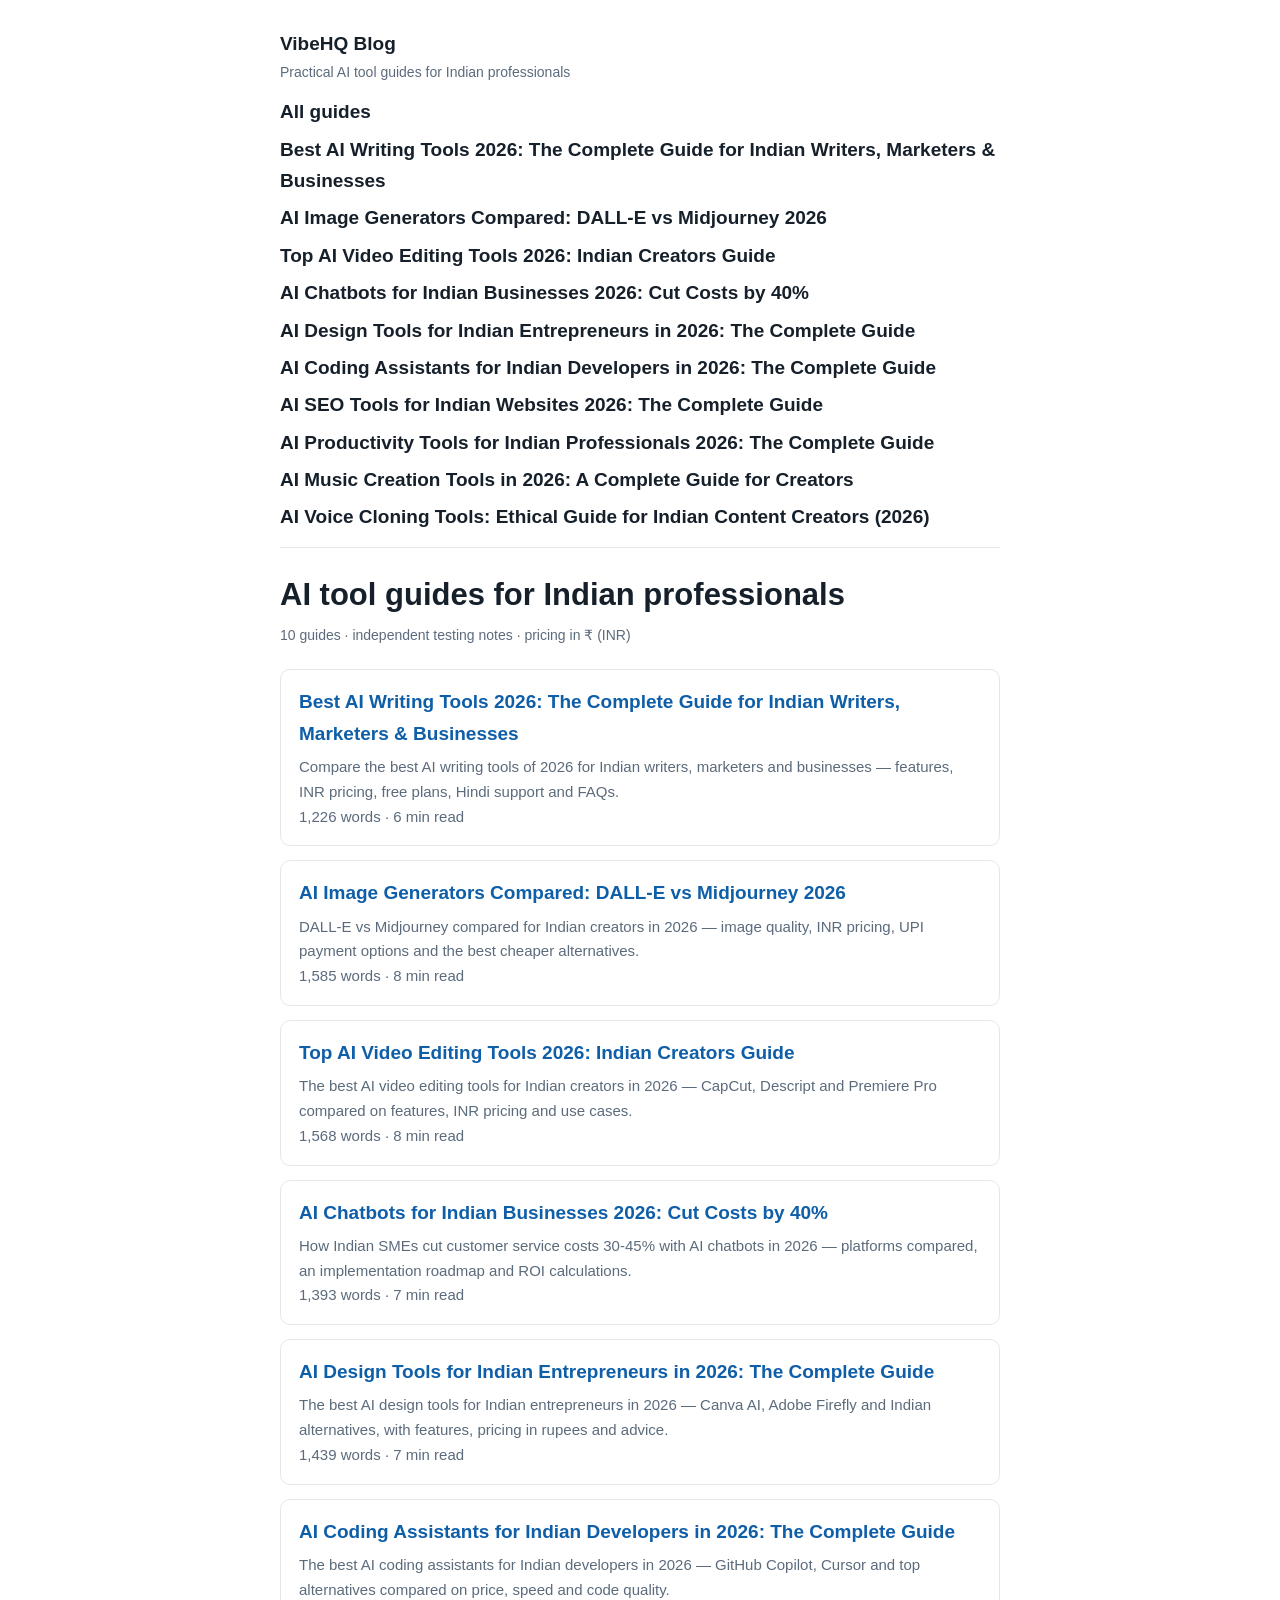
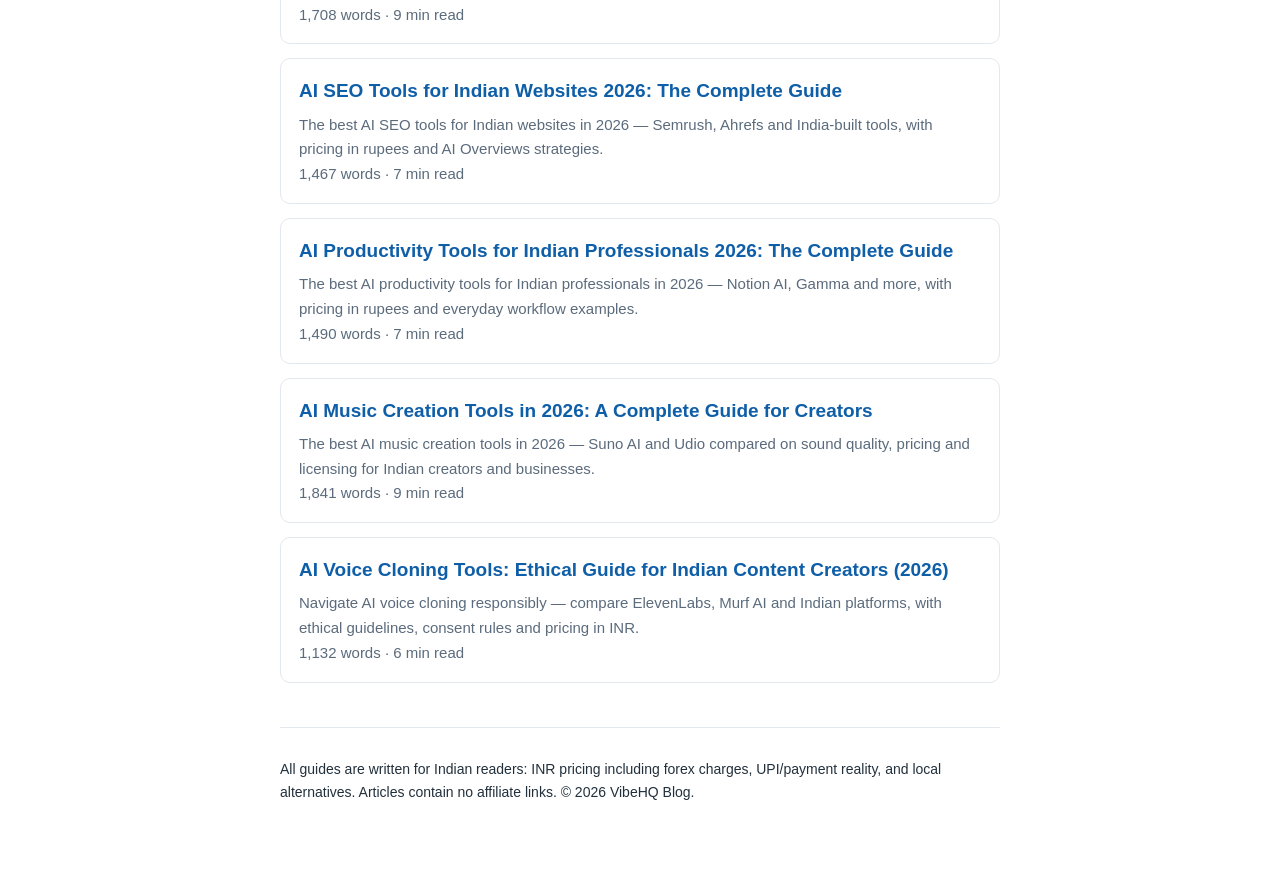
<file: site/index.html>
<!DOCTYPE html>
<html lang="en-IN">
<head>
<meta charset="utf-8">
<meta name="viewport" content="width=device-width,initial-scale=1">
<title>VibeHQ Blog &mdash; AI tool guides for Indian professionals</title>
<meta name="description" content="Independent, India-focused guides to AI writing, image, video, coding, SEO, design, music and voice tools in 2026 &mdash; with pricing in rupees.">
<link rel="canonical" href="https://vibehq-blog.onrender.com/">
<link rel="icon" type="image/svg+xml" href="favicon.svg">
<link rel="stylesheet" href="style.css">
</head>
<body>
<div class="wrap">
<header class="site"><div class="bar"><a class="brand" href="index.html">VibeHQ Blog</a><button class="menu-toggle" type="button" aria-expanded="false" aria-controls="site-nav" aria-label="Open menu">&#9776;</button></div><span>Practical AI tool guides for Indian professionals</span>
<nav id="site-nav" class="nav"><ul class="nav-list"><li><a href="index.html" aria-current="page">All guides</a></li>
<li><a href="best-ai-writing-tools-2026.html">Best AI Writing Tools 2026: The Complete Guide for Indian Writers, Marketers &amp; Businesses</a></li>
<li><a href="ai-image-generators-compared.html">AI Image Generators Compared: DALL-E vs Midjourney 2026</a></li>
<li><a href="ai-video-editing-tools.html">Top AI Video Editing Tools 2026: Indian Creators Guide</a></li>
<li><a href="ai-chatbots-business.html">AI Chatbots for Indian Businesses 2026: Cut Costs by 40%</a></li>
<li><a href="ai-design-tools.html">AI Design Tools for Indian Entrepreneurs in 2026: The Complete Guide</a></li>
<li><a href="ai-coding-assistants.html">AI Coding Assistants for Indian Developers in 2026: The Complete Guide</a></li>
<li><a href="ai-seo-tools.html">AI SEO Tools for Indian Websites 2026: The Complete Guide</a></li>
<li><a href="ai-productivity-tools.html">AI Productivity Tools for Indian Professionals 2026: The Complete Guide</a></li>
<li><a href="ai-music-creation-tools.html">AI Music Creation Tools in 2026: A Complete Guide for Creators</a></li>
<li><a href="ai-voice-cloning-tools.html">AI Voice Cloning Tools: Ethical Guide for Indian Content Creators (2026)</a></li></ul></nav></header>
<main>
<h1>AI tool guides for Indian professionals</h1>
<p class="meta">10 guides &middot; independent testing notes &middot; pricing in ₹ (INR)</p>
<ul class="cards">
<li><a href="best-ai-writing-tools-2026.html">Best AI Writing Tools 2026: The Complete Guide for Indian Writers, Marketers &amp; Businesses</a><p>Compare the best AI writing tools of 2026 for Indian writers, marketers and businesses — features, INR pricing, free plans, Hindi support and FAQs.</p><p class="meta">1,226 words &middot; 6 min read</p></li>
<li><a href="ai-image-generators-compared.html">AI Image Generators Compared: DALL-E vs Midjourney 2026</a><p>DALL-E vs Midjourney compared for Indian creators in 2026 — image quality, INR pricing, UPI payment options and the best cheaper alternatives.</p><p class="meta">1,585 words &middot; 8 min read</p></li>
<li><a href="ai-video-editing-tools.html">Top AI Video Editing Tools 2026: Indian Creators Guide</a><p>The best AI video editing tools for Indian creators in 2026 — CapCut, Descript and Premiere Pro compared on features, INR pricing and use cases.</p><p class="meta">1,568 words &middot; 8 min read</p></li>
<li><a href="ai-chatbots-business.html">AI Chatbots for Indian Businesses 2026: Cut Costs by 40%</a><p>How Indian SMEs cut customer service costs 30-45% with AI chatbots in 2026 — platforms compared, an implementation roadmap and ROI calculations.</p><p class="meta">1,393 words &middot; 7 min read</p></li>
<li><a href="ai-design-tools.html">AI Design Tools for Indian Entrepreneurs in 2026: The Complete Guide</a><p>The best AI design tools for Indian entrepreneurs in 2026 — Canva AI, Adobe Firefly and Indian alternatives, with features, pricing in rupees and advice.</p><p class="meta">1,439 words &middot; 7 min read</p></li>
<li><a href="ai-coding-assistants.html">AI Coding Assistants for Indian Developers in 2026: The Complete Guide</a><p>The best AI coding assistants for Indian developers in 2026 — GitHub Copilot, Cursor and top alternatives compared on price, speed and code quality.</p><p class="meta">1,708 words &middot; 9 min read</p></li>
<li><a href="ai-seo-tools.html">AI SEO Tools for Indian Websites 2026: The Complete Guide</a><p>The best AI SEO tools for Indian websites in 2026 — Semrush, Ahrefs and India-built tools, with pricing in rupees and AI Overviews strategies.</p><p class="meta">1,467 words &middot; 7 min read</p></li>
<li><a href="ai-productivity-tools.html">AI Productivity Tools for Indian Professionals 2026: The Complete Guide</a><p>The best AI productivity tools for Indian professionals in 2026 — Notion AI, Gamma and more, with pricing in rupees and everyday workflow examples.</p><p class="meta">1,490 words &middot; 7 min read</p></li>
<li><a href="ai-music-creation-tools.html">AI Music Creation Tools in 2026: A Complete Guide for Creators</a><p>The best AI music creation tools in 2026 — Suno AI and Udio compared on sound quality, pricing and licensing for Indian creators and businesses.</p><p class="meta">1,841 words &middot; 9 min read</p></li>
<li><a href="ai-voice-cloning-tools.html">AI Voice Cloning Tools: Ethical Guide for Indian Content Creators (2026)</a><p>Navigate AI voice cloning responsibly — compare ElevenLabs, Murf AI and Indian platforms, with ethical guidelines, consent rules and pricing in INR.</p><p class="meta">1,132 words &middot; 6 min read</p></li>
</ul>
</main>
<footer class="site">
<p>All guides are written for Indian readers: INR pricing including forex charges, UPI/payment reality, and local alternatives. Articles contain no affiliate links. &copy; 2026 VibeHQ Blog.</p>
</footer>
</div>
<script>
(function(){
  var b=document.querySelector('.menu-toggle'), n=document.getElementById('site-nav');
  if(!b||!n){return;}
  b.addEventListener('click',function(){
    var open=b.getAttribute('aria-expanded')==='true';
    b.setAttribute('aria-expanded', open?'false':'true');
    b.setAttribute('aria-label', open?'Open menu':'Close menu');
    n.classList.toggle('open',!open);
  });
})();
</script>
</body>
</html>
</file>
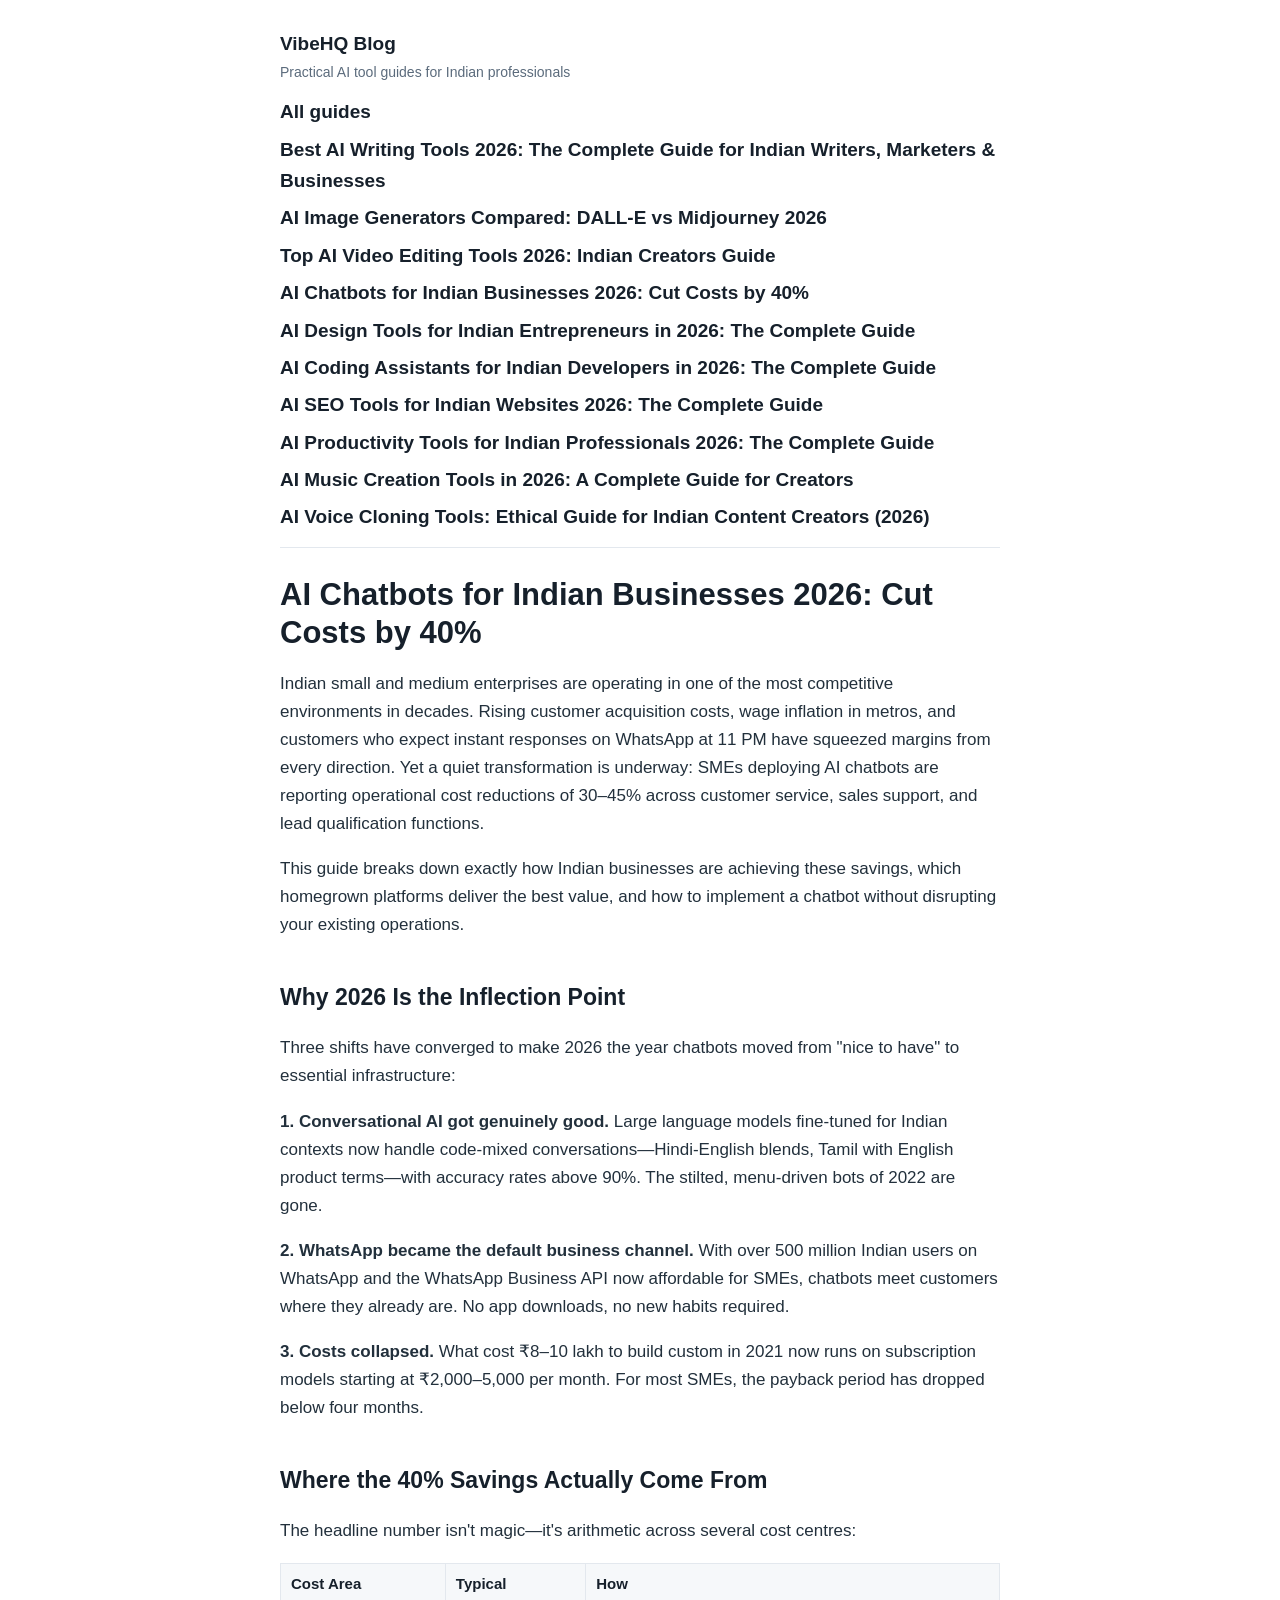
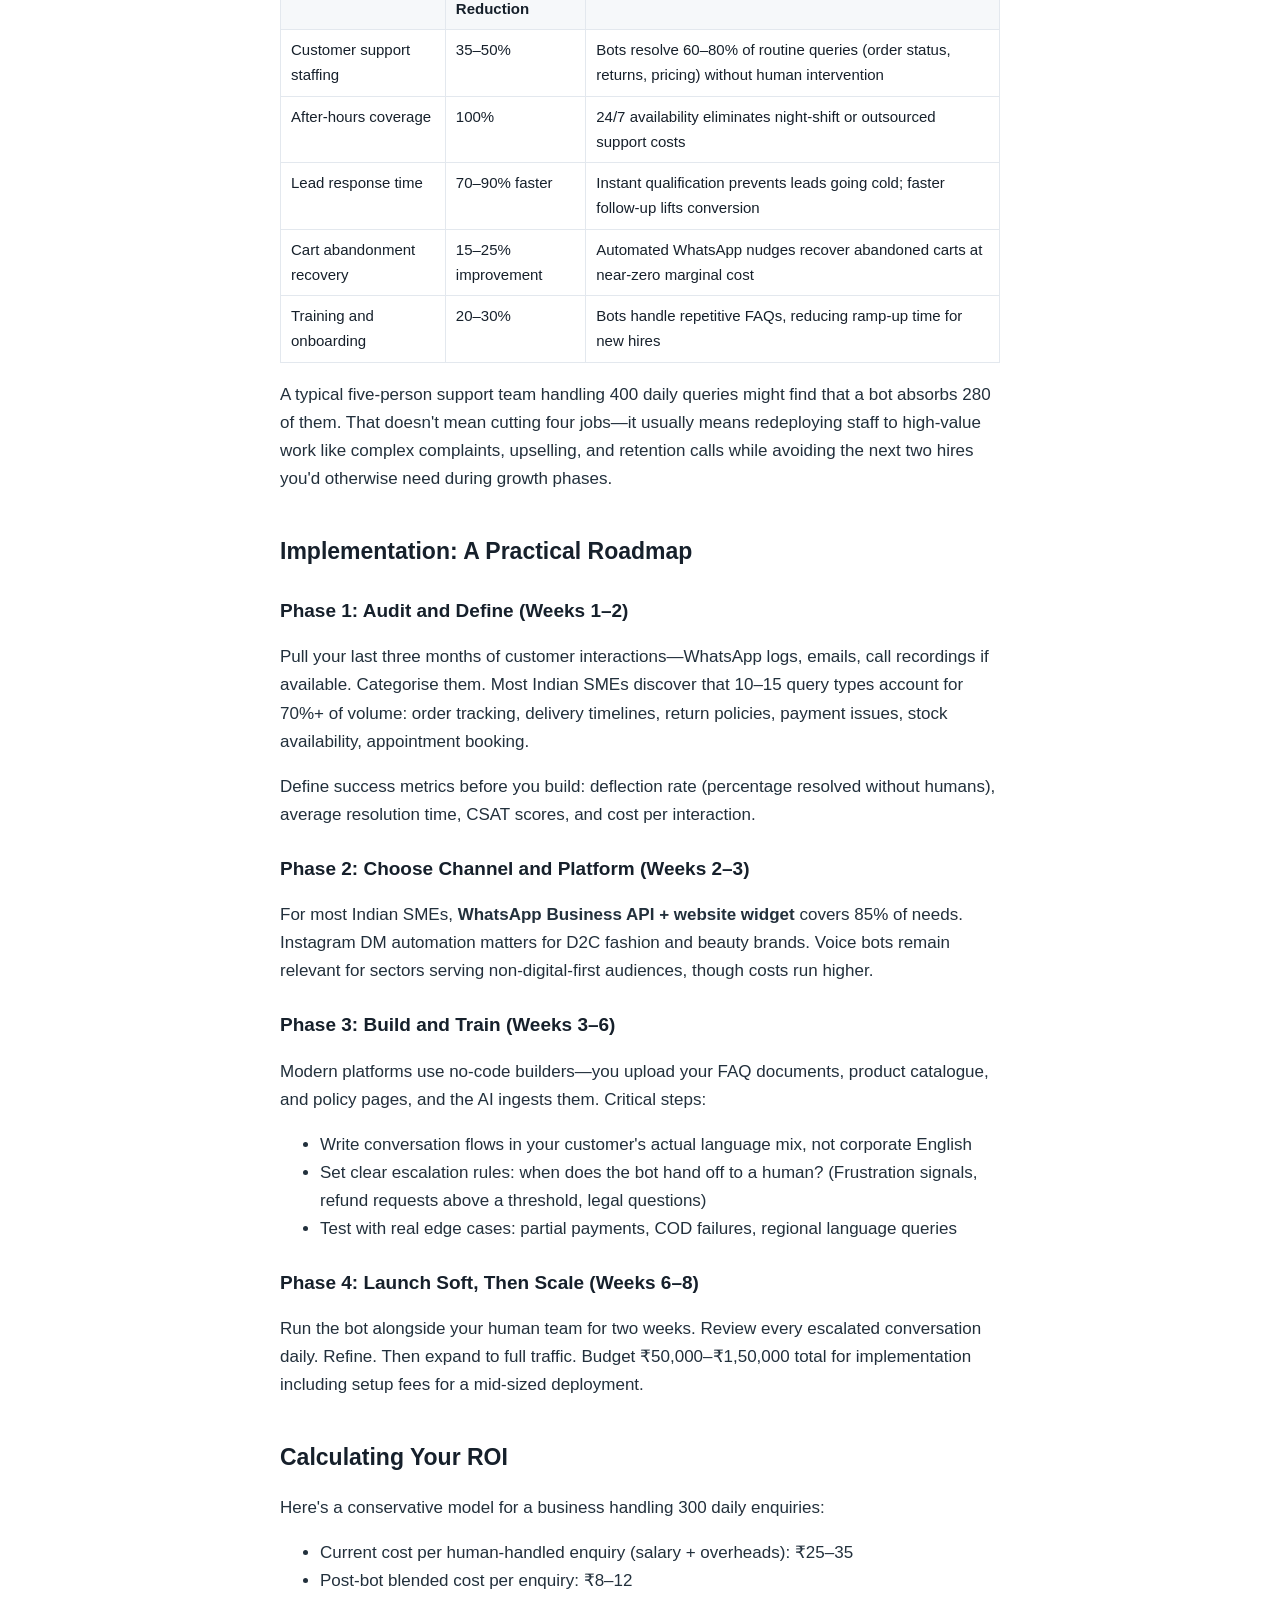
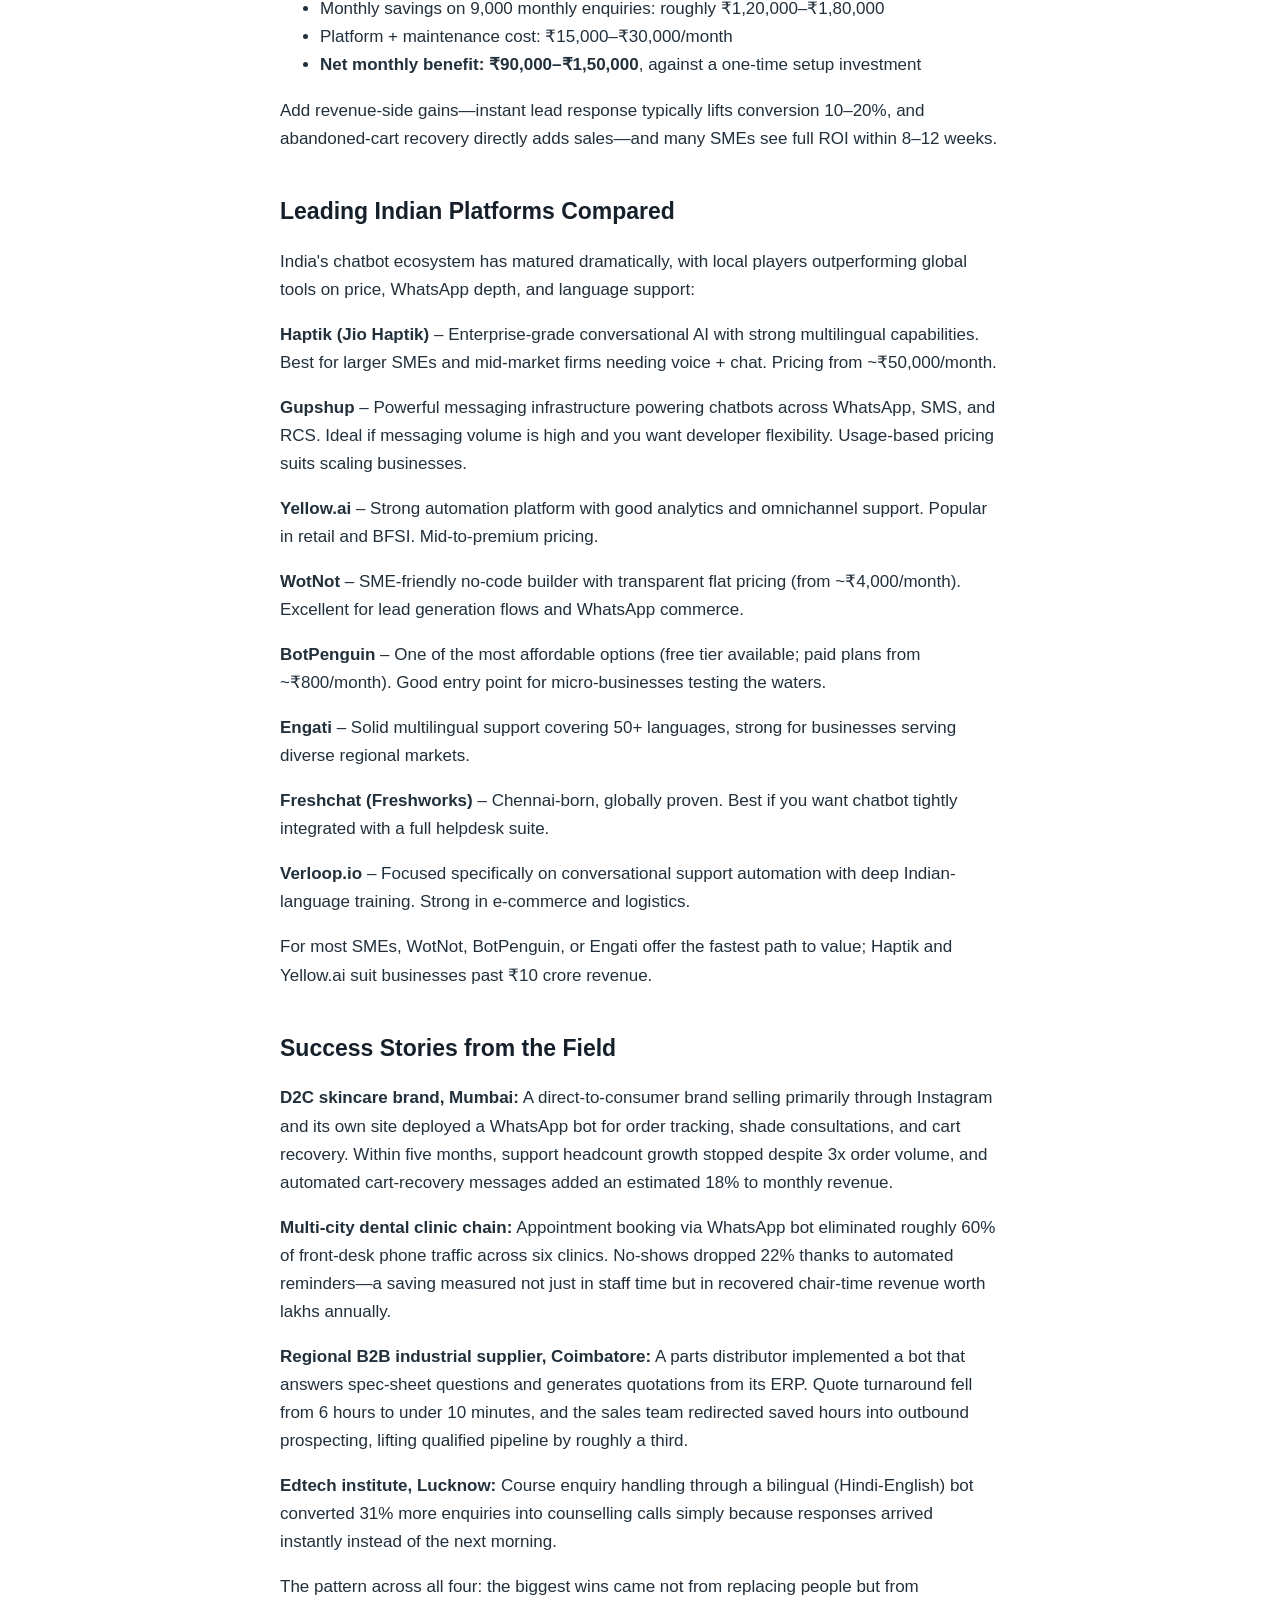
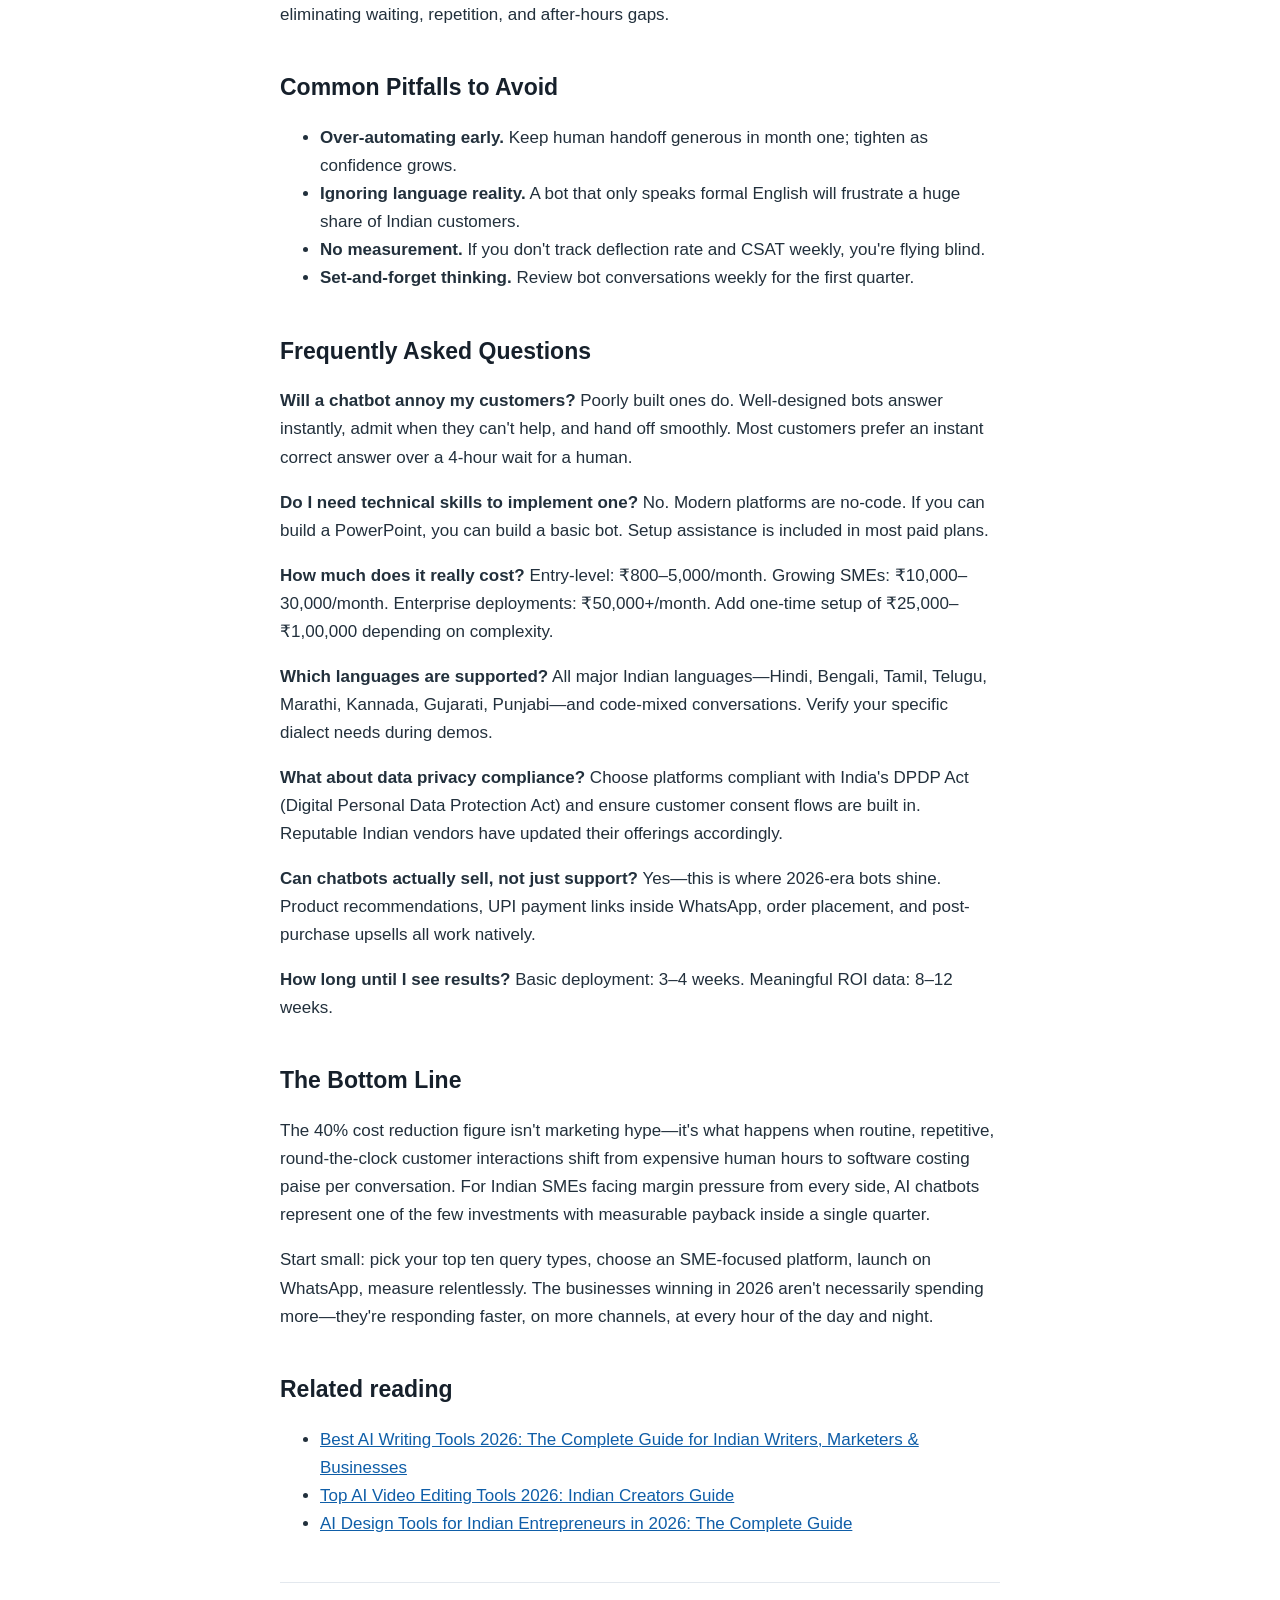
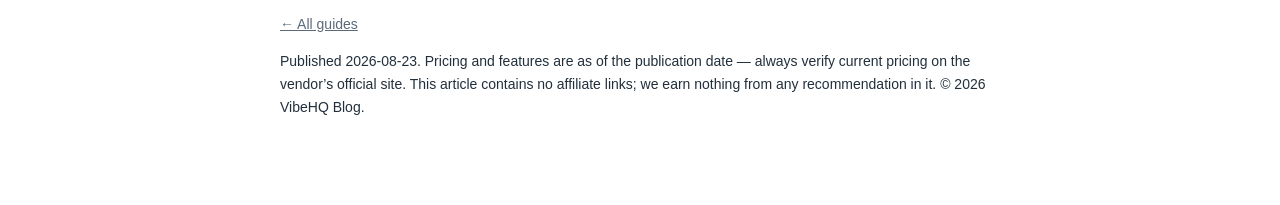
<file: site/ai-chatbots-business.html>
<!DOCTYPE html>
<html lang="en-IN">
<head>
<meta charset="utf-8">
<meta name="viewport" content="width=device-width,initial-scale=1">
<title>AI Chatbots for Indian Businesses 2026: Cut Costs by 40%</title>
<meta name="description" content="How Indian SMEs cut customer service costs 30-45% with AI chatbots in 2026 — platforms compared, an implementation roadmap and ROI calculations.">
<link rel="canonical" href="https://vibehq-blog.onrender.com/ai-chatbots-business.html">
<meta property="og:type" content="article">
<meta property="og:title" content="AI Chatbots for Indian Businesses 2026: Cut Costs by 40%">
<meta property="og:description" content="How Indian SMEs cut customer service costs 30-45% with AI chatbots in 2026 — platforms compared, an implementation roadmap and ROI calculations.">
<meta property="og:url" content="https://vibehq-blog.onrender.com/ai-chatbots-business.html">
<meta name="twitter:card" content="summary_large_image">
<meta name="twitter:title" content="AI Chatbots for Indian Businesses 2026: Cut Costs by 40%">
<meta name="twitter:description" content="How Indian SMEs cut customer service costs 30-45% with AI chatbots in 2026 — platforms compared, an implementation roadmap and ROI calculations.">
<link rel="icon" type="image/svg+xml" href="favicon.svg">
<link rel="stylesheet" href="style.css">
<script type="application/ld+json">{"@context": "https://schema.org", "@type": "Article", "headline": "AI Chatbots for Indian Businesses 2026: Cut Costs by 40%", "description": "How Indian SMEs cut customer service costs 30-45% with AI chatbots in 2026 — platforms compared, an implementation roadmap and ROI calculations.", "datePublished": "2026-08-23", "inLanguage": "en-IN", "author": {"@type": "Organization", "name": "VibeHQ Blog"}, "mainEntityOfPage": "https://vibehq-blog.onrender.com/ai-chatbots-business.html", "keywords": "AI chatbots for business India, WhatsApp chatbot India, customer service automation, AI chatbot ROI"}</script>
</head>
<body>
<div class="wrap">
<header class="site"><div class="bar"><a class="brand" href="index.html">VibeHQ Blog</a><button class="menu-toggle" type="button" aria-expanded="false" aria-controls="site-nav" aria-label="Open menu">&#9776;</button></div><span>Practical AI tool guides for Indian professionals</span>
<nav id="site-nav" class="nav"><ul class="nav-list"><li><a href="index.html">All guides</a></li>
<li><a href="best-ai-writing-tools-2026.html">Best AI Writing Tools 2026: The Complete Guide for Indian Writers, Marketers &amp; Businesses</a></li>
<li><a href="ai-image-generators-compared.html">AI Image Generators Compared: DALL-E vs Midjourney 2026</a></li>
<li><a href="ai-video-editing-tools.html">Top AI Video Editing Tools 2026: Indian Creators Guide</a></li>
<li><a href="ai-chatbots-business.html" aria-current="page">AI Chatbots for Indian Businesses 2026: Cut Costs by 40%</a></li>
<li><a href="ai-design-tools.html">AI Design Tools for Indian Entrepreneurs in 2026: The Complete Guide</a></li>
<li><a href="ai-coding-assistants.html">AI Coding Assistants for Indian Developers in 2026: The Complete Guide</a></li>
<li><a href="ai-seo-tools.html">AI SEO Tools for Indian Websites 2026: The Complete Guide</a></li>
<li><a href="ai-productivity-tools.html">AI Productivity Tools for Indian Professionals 2026: The Complete Guide</a></li>
<li><a href="ai-music-creation-tools.html">AI Music Creation Tools in 2026: A Complete Guide for Creators</a></li>
<li><a href="ai-voice-cloning-tools.html">AI Voice Cloning Tools: Ethical Guide for Indian Content Creators (2026)</a></li></ul></nav></header>
<main>
<article>
<h1>AI Chatbots for Indian Businesses 2026: Cut Costs by 40%</h1>
<p>Indian small and medium enterprises are operating in one of the most competitive environments in decades. Rising customer acquisition costs, wage inflation in metros, and customers who expect instant responses on WhatsApp at 11 PM have squeezed margins from every direction. Yet a quiet transformation is underway: SMEs deploying AI chatbots are reporting operational cost reductions of 30–45% across customer service, sales support, and lead qualification functions.</p>
<p>This guide breaks down exactly how Indian businesses are achieving these savings, which homegrown platforms deliver the best value, and how to implement a chatbot without disrupting your existing operations.</p>
<h2>Why 2026 Is the Inflection Point</h2>
<p>Three shifts have converged to make 2026 the year chatbots moved from "nice to have" to essential infrastructure:</p>
<p><strong>1. Conversational AI got genuinely good.</strong> Large language models fine-tuned for Indian contexts now handle code-mixed conversations—Hindi-English blends, Tamil with English product terms—with accuracy rates above 90%. The stilted, menu-driven bots of 2022 are gone.</p>
<p><strong>2. WhatsApp became the default business channel.</strong> With over 500 million Indian users on WhatsApp and the WhatsApp Business API now affordable for SMEs, chatbots meet customers where they already are. No app downloads, no new habits required.</p>
<p><strong>3. Costs collapsed.</strong> What cost ₹8–10 lakh to build custom in 2021 now runs on subscription models starting at ₹2,000–5,000 per month. For most SMEs, the payback period has dropped below four months.</p>
<h2>Where the 40% Savings Actually Come From</h2>
<p>The headline number isn't magic—it's arithmetic across several cost centres:</p>
<table>
<thead>
<tr>
<th>Cost Area</th>
<th>Typical Reduction</th>
<th>How</th>
</tr>
</thead>
<tbody>
<tr>
<td>Customer support staffing</td>
<td>35–50%</td>
<td>Bots resolve 60–80% of routine queries (order status, returns, pricing) without human intervention</td>
</tr>
<tr>
<td>After-hours coverage</td>
<td>100%</td>
<td>24/7 availability eliminates night-shift or outsourced support costs</td>
</tr>
<tr>
<td>Lead response time</td>
<td>70–90% faster</td>
<td>Instant qualification prevents leads going cold; faster follow-up lifts conversion</td>
</tr>
<tr>
<td>Cart abandonment recovery</td>
<td>15–25% improvement</td>
<td>Automated WhatsApp nudges recover abandoned carts at near-zero marginal cost</td>
</tr>
<tr>
<td>Training and onboarding</td>
<td>20–30%</td>
<td>Bots handle repetitive FAQs, reducing ramp-up time for new hires</td>
</tr>
</tbody>
</table>
<p>A typical five-person support team handling 400 daily queries might find that a bot absorbs 280 of them. That doesn't mean cutting four jobs—it usually means redeploying staff to high-value work like complex complaints, upselling, and retention calls while avoiding the next two hires you'd otherwise need during growth phases.</p>
<h2>Implementation: A Practical Roadmap</h2>
<h3>Phase 1: Audit and Define (Weeks 1–2)</h3>
<p>Pull your last three months of customer interactions—WhatsApp logs, emails, call recordings if available. Categorise them. Most Indian SMEs discover that 10–15 query types account for 70%+ of volume: order tracking, delivery timelines, return policies, payment issues, stock availability, appointment booking.</p>
<p>Define success metrics before you build: deflection rate (percentage resolved without humans), average resolution time, CSAT scores, and cost per interaction.</p>
<h3>Phase 2: Choose Channel and Platform (Weeks 2–3)</h3>
<p>For most Indian SMEs, <strong>WhatsApp Business API + website widget</strong> covers 85% of needs. Instagram DM automation matters for D2C fashion and beauty brands. Voice bots remain relevant for sectors serving non-digital-first audiences, though costs run higher.</p>
<h3>Phase 3: Build and Train (Weeks 3–6)</h3>
<p>Modern platforms use no-code builders—you upload your FAQ documents, product catalogue, and policy pages, and the AI ingests them. Critical steps:</p>
<ul>
<li>Write conversation flows in your customer's actual language mix, not corporate English</li>
<li>Set clear escalation rules: when does the bot hand off to a human? (Frustration signals, refund requests above a threshold, legal questions)</li>
<li>Test with real edge cases: partial payments, COD failures, regional language queries</li>
</ul>
<h3>Phase 4: Launch Soft, Then Scale (Weeks 6–8)</h3>
<p>Run the bot alongside your human team for two weeks. Review every escalated conversation daily. Refine. Then expand to full traffic. Budget ₹50,000–₹1,50,000 total for implementation including setup fees for a mid-sized deployment.</p>
<h2>Calculating Your ROI</h2>
<p>Here's a conservative model for a business handling 300 daily enquiries:</p>
<ul>
<li>Current cost per human-handled enquiry (salary + overheads): ₹25–35</li>
<li>Post-bot blended cost per enquiry: ₹8–12</li>
<li>Monthly savings on 9,000 monthly enquiries: roughly ₹1,20,000–₹1,80,000</li>
<li>Platform + maintenance cost: ₹15,000–₹30,000/month</li>
<li><strong>Net monthly benefit: ₹90,000–₹1,50,000</strong>, against a one-time setup investment</li>
</ul>
<p>Add revenue-side gains—instant lead response typically lifts conversion 10–20%, and abandoned-cart recovery directly adds sales—and many SMEs see full ROI within 8–12 weeks.</p>
<h2>Leading Indian Platforms Compared</h2>
<p>India's chatbot ecosystem has matured dramatically, with local players outperforming global tools on price, WhatsApp depth, and language support:</p>
<p><strong>Haptik (Jio Haptik)</strong> – Enterprise-grade conversational AI with strong multilingual capabilities. Best for larger SMEs and mid-market firms needing voice + chat. Pricing from ~₹50,000/month.</p>
<p><strong>Gupshup</strong> – Powerful messaging infrastructure powering chatbots across WhatsApp, SMS, and RCS. Ideal if messaging volume is high and you want developer flexibility. Usage-based pricing suits scaling businesses.</p>
<p><strong>Yellow.ai</strong> – Strong automation platform with good analytics and omnichannel support. Popular in retail and BFSI. Mid-to-premium pricing.</p>
<p><strong>WotNot</strong> – SME-friendly no-code builder with transparent flat pricing (from ~₹4,000/month). Excellent for lead generation flows and WhatsApp commerce.</p>
<p><strong>BotPenguin</strong> – One of the most affordable options (free tier available; paid plans from ~₹800/month). Good entry point for micro-businesses testing the waters.</p>
<p><strong>Engati</strong> – Solid multilingual support covering 50+ languages, strong for businesses serving diverse regional markets.</p>
<p><strong>Freshchat (Freshworks)</strong> – Chennai-born, globally proven. Best if you want chatbot tightly integrated with a full helpdesk suite.</p>
<p><strong>Verloop.io</strong> – Focused specifically on conversational support automation with deep Indian-language training. Strong in e-commerce and logistics.</p>
<p>For most SMEs, WotNot, BotPenguin, or Engati offer the fastest path to value; Haptik and Yellow.ai suit businesses past ₹10 crore revenue.</p>
<h2>Success Stories from the Field</h2>
<p><strong>D2C skincare brand, Mumbai:</strong> A direct-to-consumer brand selling primarily through Instagram and its own site deployed a WhatsApp bot for order tracking, shade consultations, and cart recovery. Within five months, support headcount growth stopped despite 3x order volume, and automated cart-recovery messages added an estimated 18% to monthly revenue.</p>
<p><strong>Multi-city dental clinic chain:</strong> Appointment booking via WhatsApp bot eliminated roughly 60% of front-desk phone traffic across six clinics. No-shows dropped 22% thanks to automated reminders—a saving measured not just in staff time but in recovered chair-time revenue worth lakhs annually.</p>
<p><strong>Regional B2B industrial supplier, Coimbatore:</strong> A parts distributor implemented a bot that answers spec-sheet questions and generates quotations from its ERP. Quote turnaround fell from 6 hours to under 10 minutes, and the sales team redirected saved hours into outbound prospecting, lifting qualified pipeline by roughly a third.</p>
<p><strong>Edtech institute, Lucknow:</strong> Course enquiry handling through a bilingual (Hindi-English) bot converted 31% more enquiries into counselling calls simply because responses arrived instantly instead of the next morning.</p>
<p>The pattern across all four: the biggest wins came not from replacing people but from eliminating waiting, repetition, and after-hours gaps.</p>
<h2>Common Pitfalls to Avoid</h2>
<ul>
<li><strong>Over-automating early.</strong> Keep human handoff generous in month one; tighten as confidence grows.</li>
<li><strong>Ignoring language reality.</strong> A bot that only speaks formal English will frustrate a huge share of Indian customers.</li>
<li><strong>No measurement.</strong> If you don't track deflection rate and CSAT weekly, you're flying blind.</li>
<li><strong>Set-and-forget thinking.</strong> Review bot conversations weekly for the first quarter.</li>
</ul>
<h2>Frequently Asked Questions</h2>
<p><strong>Will a chatbot annoy my customers?</strong>
Poorly built ones do. Well-designed bots answer instantly, admit when they can't help, and hand off smoothly. Most customers prefer an instant correct answer over a 4-hour wait for a human.</p>
<p><strong>Do I need technical skills to implement one?</strong>
No. Modern platforms are no-code. If you can build a PowerPoint, you can build a basic bot. Setup assistance is included in most paid plans.</p>
<p><strong>How much does it really cost?</strong>
Entry-level: ₹800–5,000/month. Growing SMEs: ₹10,000–30,000/month. Enterprise deployments: ₹50,000+/month. Add one-time setup of ₹25,000–₹1,00,000 depending on complexity.</p>
<p><strong>Which languages are supported?</strong>
All major Indian languages—Hindi, Bengali, Tamil, Telugu, Marathi, Kannada, Gujarati, Punjabi—and code-mixed conversations. Verify your specific dialect needs during demos.</p>
<p><strong>What about data privacy compliance?</strong>
Choose platforms compliant with India's DPDP Act (Digital Personal Data Protection Act) and ensure customer consent flows are built in. Reputable Indian vendors have updated their offerings accordingly.</p>
<p><strong>Can chatbots actually sell, not just support?</strong>
Yes—this is where 2026-era bots shine. Product recommendations, UPI payment links inside WhatsApp, order placement, and post-purchase upsells all work natively.</p>
<p><strong>How long until I see results?</strong>
Basic deployment: 3–4 weeks. Meaningful ROI data: 8–12 weeks.</p>
<h2>The Bottom Line</h2>
<p>The 40% cost reduction figure isn't marketing hype—it's what happens when routine, repetitive, round-the-clock customer interactions shift from expensive human hours to software costing paise per conversation. For Indian SMEs facing margin pressure from every side, AI chatbots represent one of the few investments with measurable payback inside a single quarter.</p>
<p>Start small: pick your top ten query types, choose an SME-focused platform, launch on WhatsApp, measure relentlessly. The businesses winning in 2026 aren't necessarily spending more—they're responding faster, on more channels, at every hour of the day and night.</p>
</article>
<section class="related">
<h2>Related reading</h2>
<ul>
<li><a href="best-ai-writing-tools-2026.html">Best AI Writing Tools 2026: The Complete Guide for Indian Writers, Marketers &amp; Businesses</a></li>
<li><a href="ai-video-editing-tools.html">Top AI Video Editing Tools 2026: Indian Creators Guide</a></li>
<li><a href="ai-design-tools.html">AI Design Tools for Indian Entrepreneurs in 2026: The Complete Guide</a></li>
</ul>
</section>
</main>
<footer class="site">
<p><a href="index.html">&larr; All guides</a></p>
<p>Published 2026-08-23. Pricing and features are as of the publication date &mdash; always verify current pricing on the vendor&rsquo;s official site. This article contains no affiliate links; we earn nothing from any recommendation in it. &copy; 2026 VibeHQ Blog.</p>
</footer>
</div>
<script>
(function(){
  var b=document.querySelector('.menu-toggle'), n=document.getElementById('site-nav');
  if(!b||!n){return;}
  b.addEventListener('click',function(){
    var open=b.getAttribute('aria-expanded')==='true';
    b.setAttribute('aria-expanded', open?'false':'true');
    b.setAttribute('aria-label', open?'Open menu':'Close menu');
    n.classList.toggle('open',!open);
  });
})();
</script>
</body>
</html>
</file>
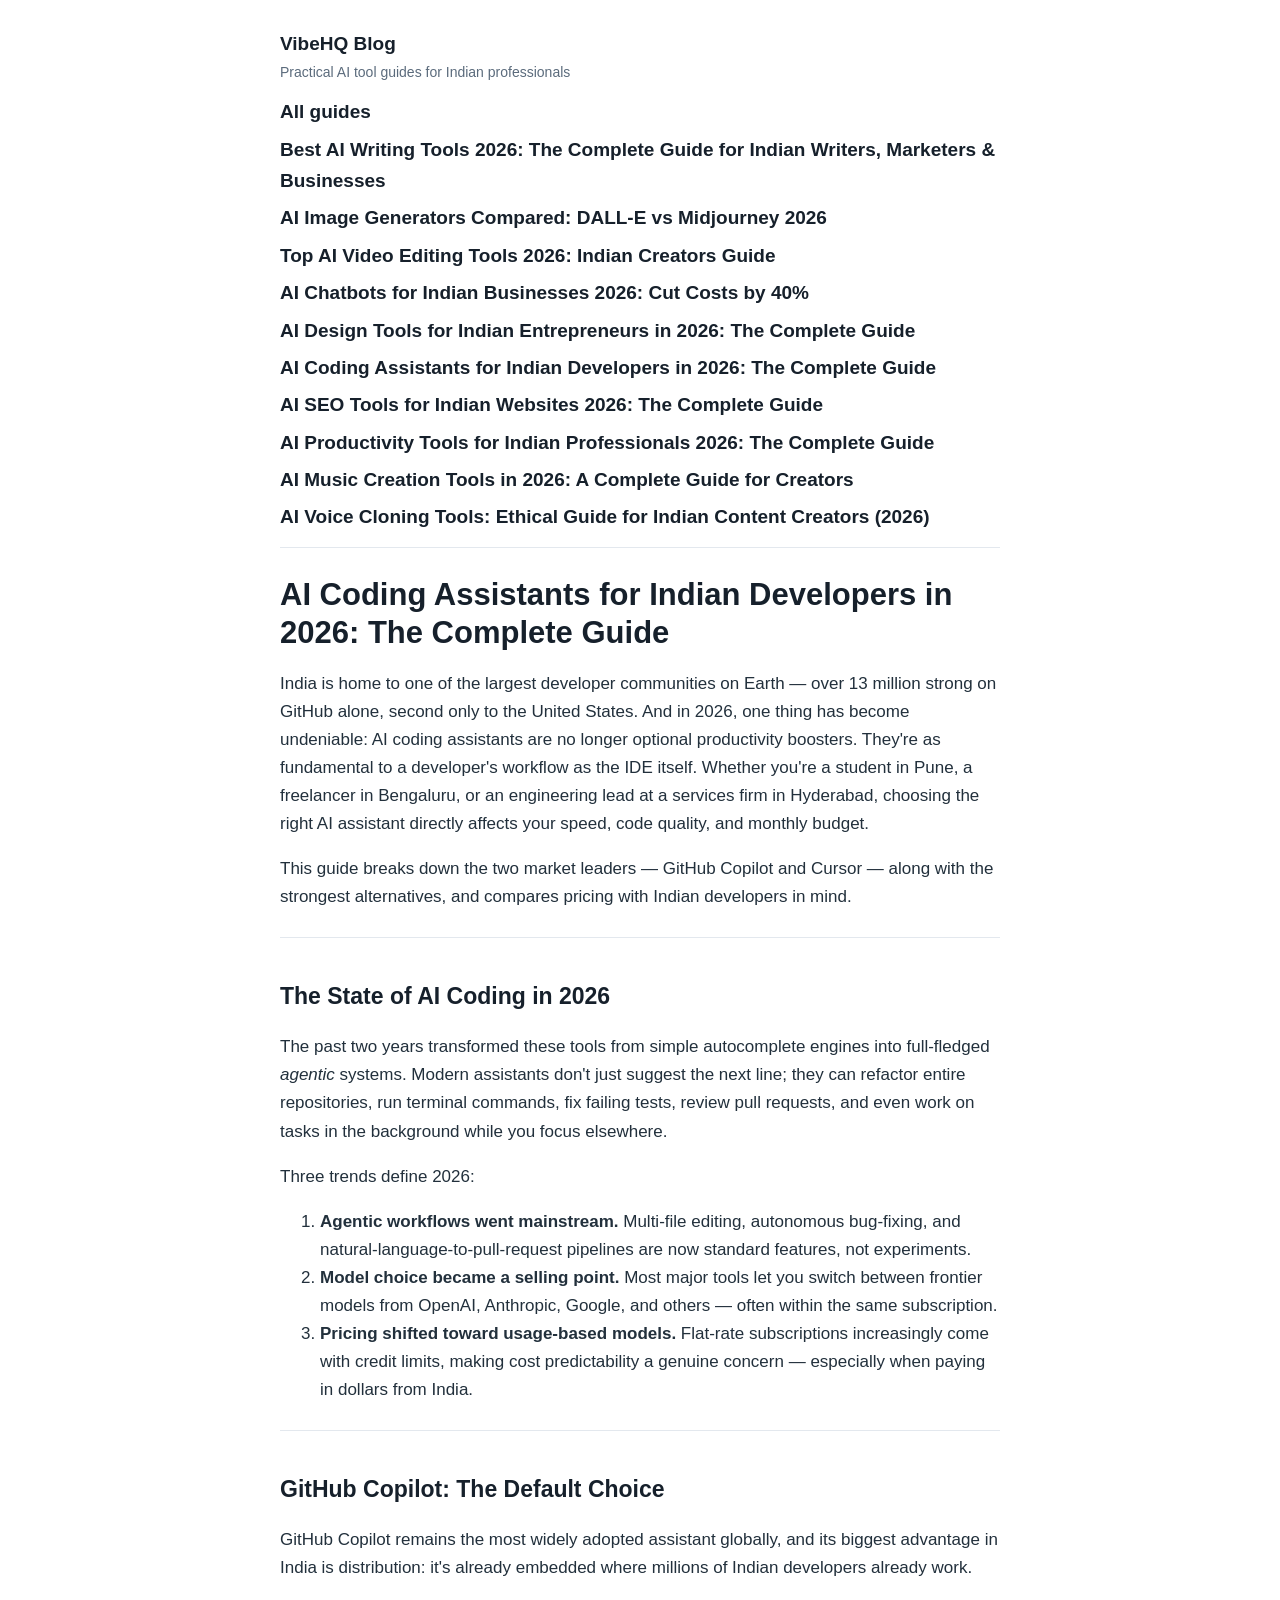
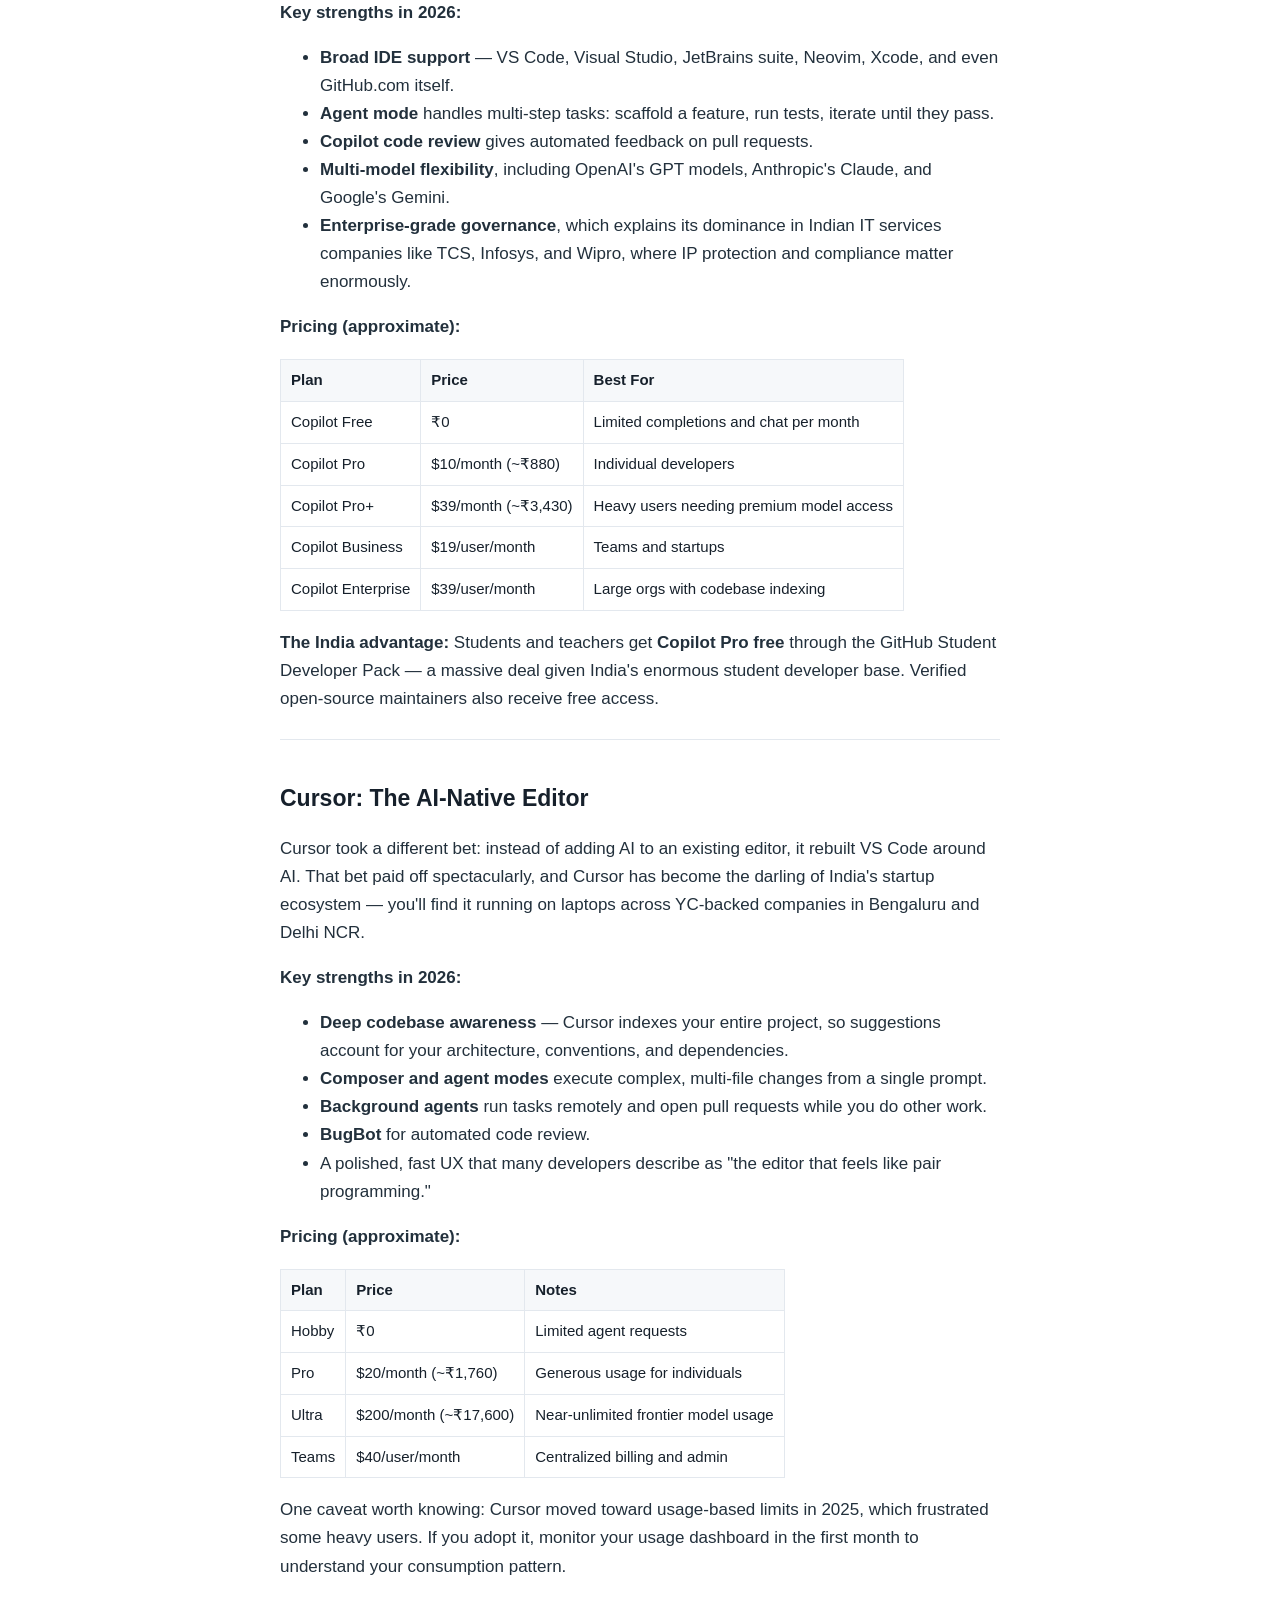
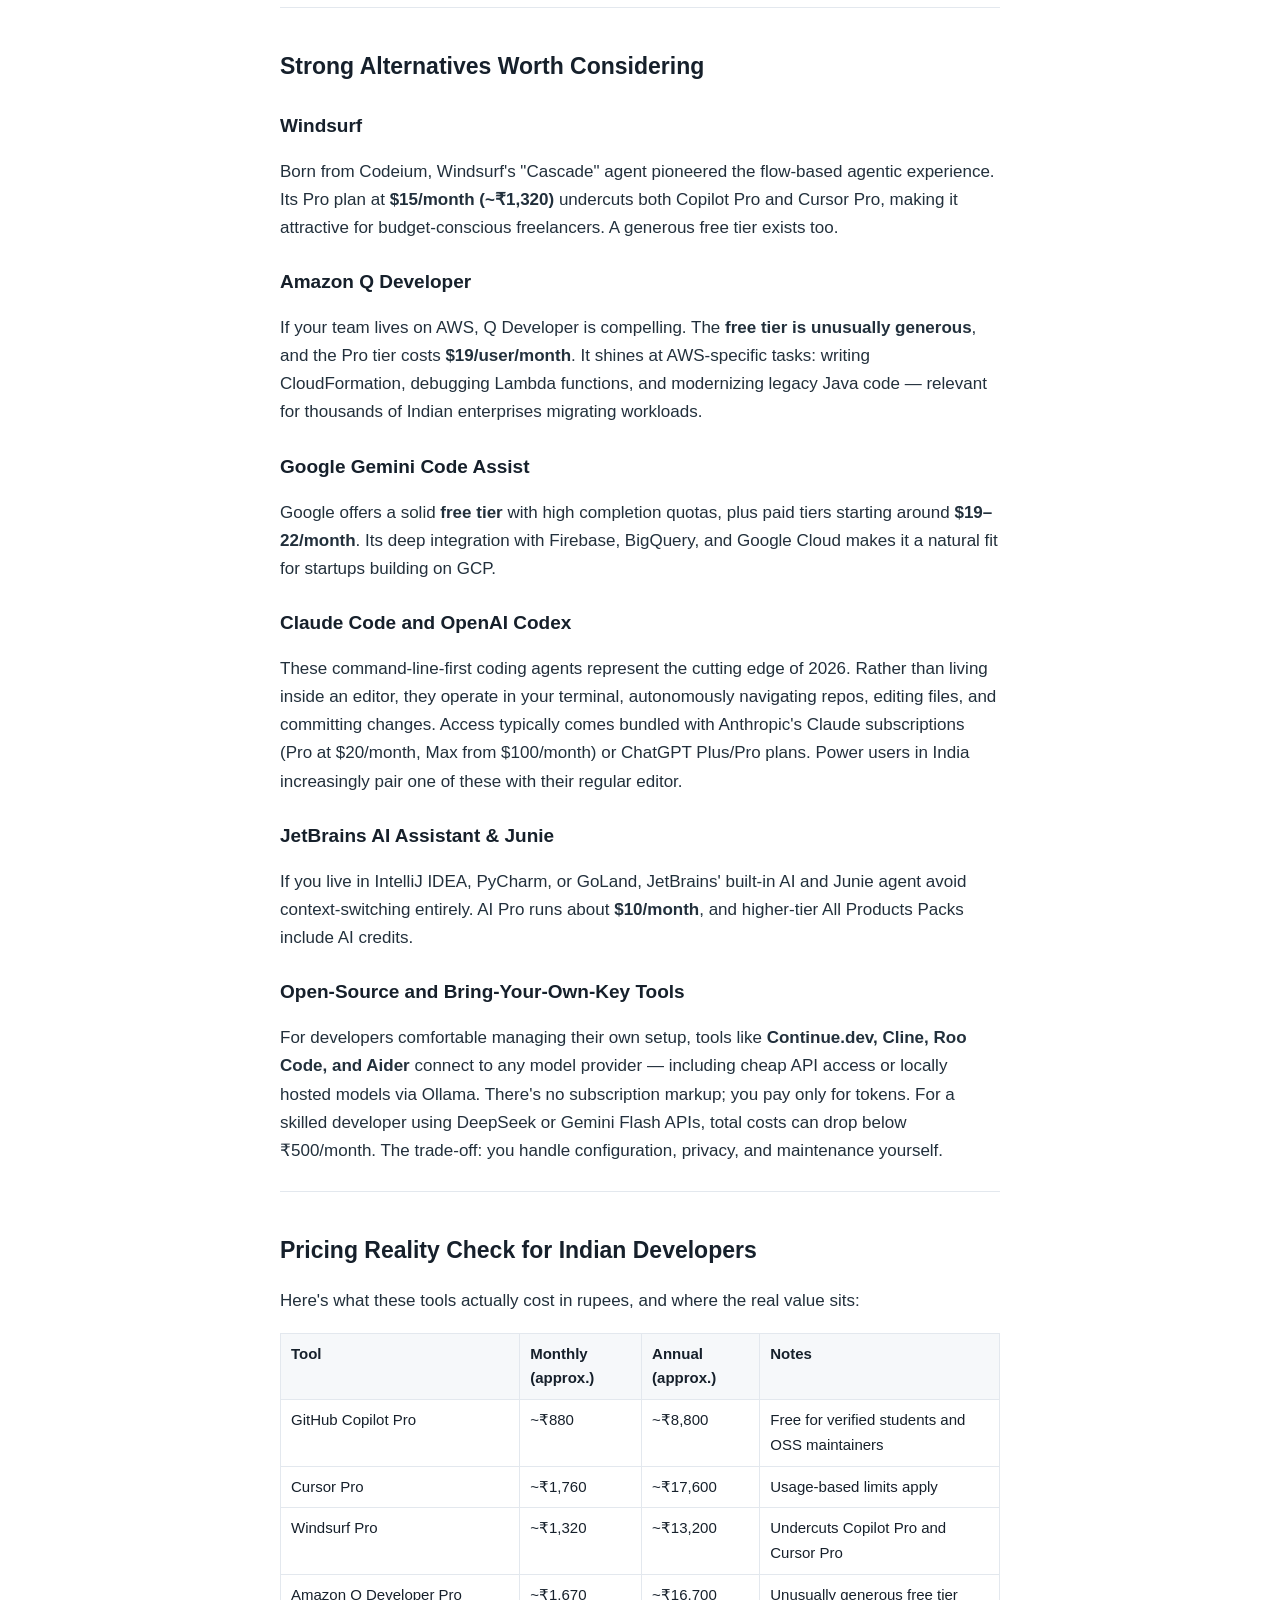
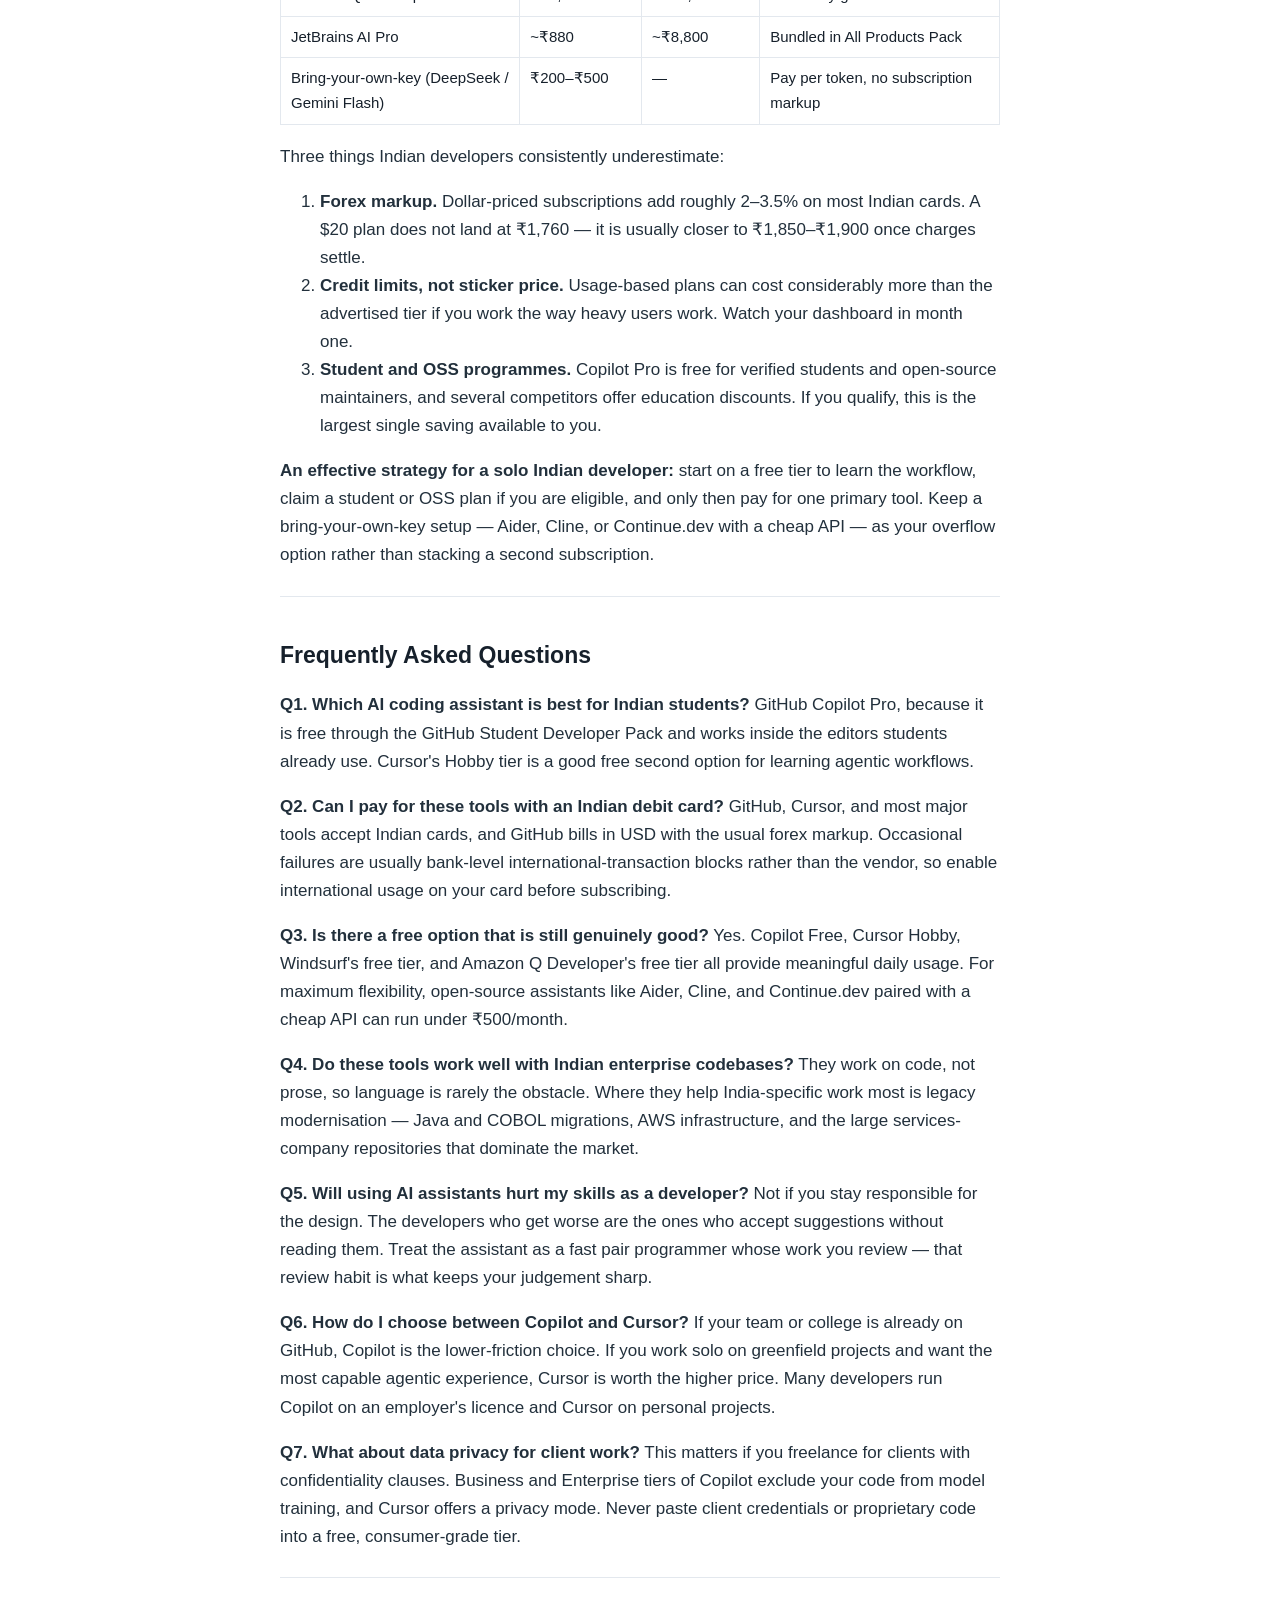
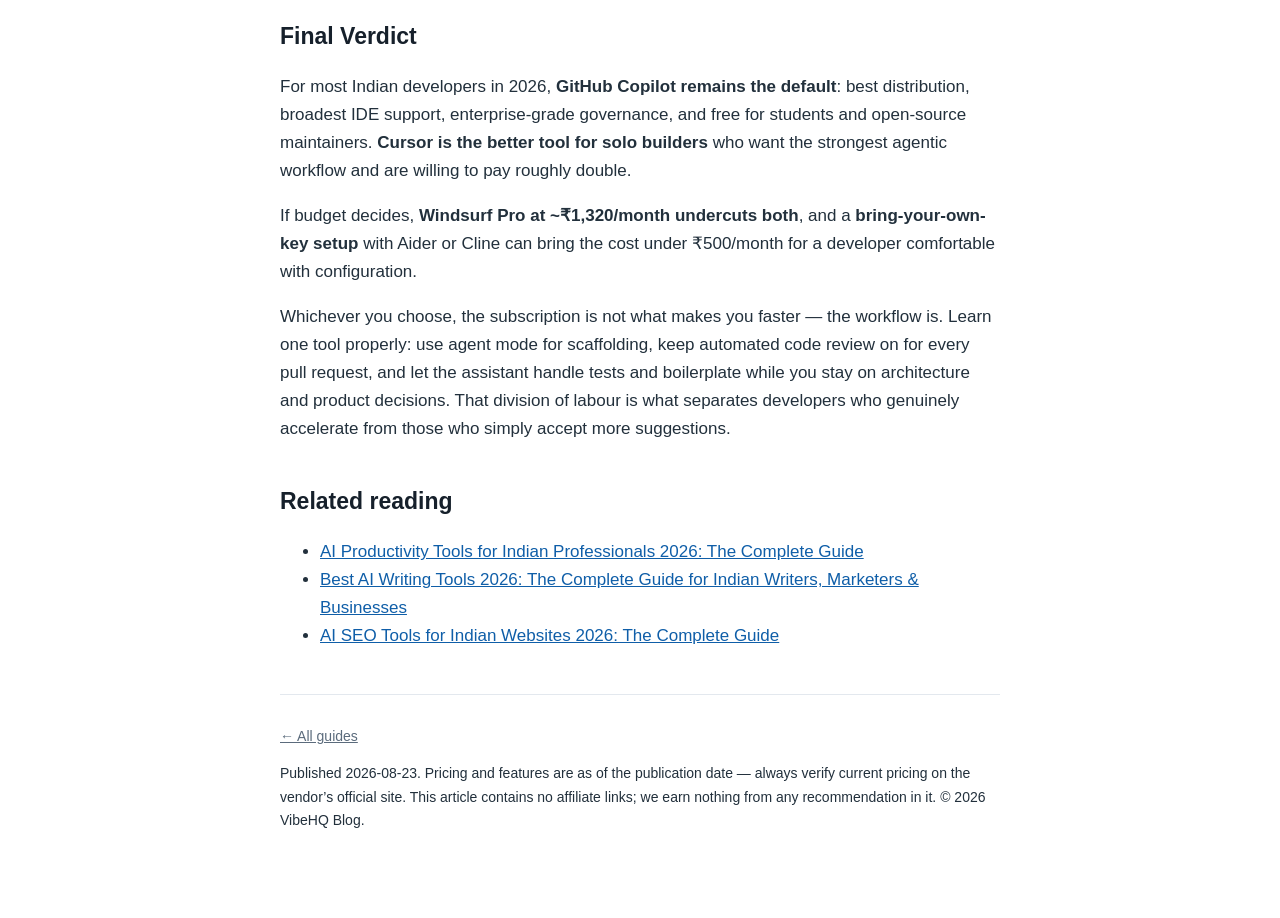
<file: site/ai-coding-assistants.html>
<!DOCTYPE html>
<html lang="en-IN">
<head>
<meta charset="utf-8">
<meta name="viewport" content="width=device-width,initial-scale=1">
<title>AI Coding Assistants for Indian Developers in 2026: The Complete Guide</title>
<meta name="description" content="The best AI coding assistants for Indian developers in 2026 — GitHub Copilot, Cursor and top alternatives compared on price, speed and code quality.">
<link rel="canonical" href="https://vibehq-blog.onrender.com/ai-coding-assistants.html">
<meta property="og:type" content="article">
<meta property="og:title" content="AI Coding Assistants for Indian Developers in 2026: The Complete Guide">
<meta property="og:description" content="The best AI coding assistants for Indian developers in 2026 — GitHub Copilot, Cursor and top alternatives compared on price, speed and code quality.">
<meta property="og:url" content="https://vibehq-blog.onrender.com/ai-coding-assistants.html">
<meta name="twitter:card" content="summary_large_image">
<meta name="twitter:title" content="AI Coding Assistants for Indian Developers in 2026: The Complete Guide">
<meta name="twitter:description" content="The best AI coding assistants for Indian developers in 2026 — GitHub Copilot, Cursor and top alternatives compared on price, speed and code quality.">
<link rel="icon" type="image/svg+xml" href="favicon.svg">
<link rel="stylesheet" href="style.css">
<script type="application/ld+json">{"@context": "https://schema.org", "@type": "Article", "headline": "AI Coding Assistants for Indian Developers in 2026: The Complete Guide", "description": "The best AI coding assistants for Indian developers in 2026 — GitHub Copilot, Cursor and top alternatives compared on price, speed and code quality.", "datePublished": "2026-08-23", "inLanguage": "en-IN", "author": {"@type": "Organization", "name": "VibeHQ Blog"}, "mainEntityOfPage": "https://vibehq-blog.onrender.com/ai-coding-assistants.html", "keywords": "AI coding assistants India, GitHub Copilot pricing INR, Cursor editor review, best AI code tools 2026"}</script>
</head>
<body>
<div class="wrap">
<header class="site"><div class="bar"><a class="brand" href="index.html">VibeHQ Blog</a><button class="menu-toggle" type="button" aria-expanded="false" aria-controls="site-nav" aria-label="Open menu">&#9776;</button></div><span>Practical AI tool guides for Indian professionals</span>
<nav id="site-nav" class="nav"><ul class="nav-list"><li><a href="index.html">All guides</a></li>
<li><a href="best-ai-writing-tools-2026.html">Best AI Writing Tools 2026: The Complete Guide for Indian Writers, Marketers &amp; Businesses</a></li>
<li><a href="ai-image-generators-compared.html">AI Image Generators Compared: DALL-E vs Midjourney 2026</a></li>
<li><a href="ai-video-editing-tools.html">Top AI Video Editing Tools 2026: Indian Creators Guide</a></li>
<li><a href="ai-chatbots-business.html">AI Chatbots for Indian Businesses 2026: Cut Costs by 40%</a></li>
<li><a href="ai-design-tools.html">AI Design Tools for Indian Entrepreneurs in 2026: The Complete Guide</a></li>
<li><a href="ai-coding-assistants.html" aria-current="page">AI Coding Assistants for Indian Developers in 2026: The Complete Guide</a></li>
<li><a href="ai-seo-tools.html">AI SEO Tools for Indian Websites 2026: The Complete Guide</a></li>
<li><a href="ai-productivity-tools.html">AI Productivity Tools for Indian Professionals 2026: The Complete Guide</a></li>
<li><a href="ai-music-creation-tools.html">AI Music Creation Tools in 2026: A Complete Guide for Creators</a></li>
<li><a href="ai-voice-cloning-tools.html">AI Voice Cloning Tools: Ethical Guide for Indian Content Creators (2026)</a></li></ul></nav></header>
<main>
<article>
<h1>AI Coding Assistants for Indian Developers in 2026: The Complete Guide</h1>
<p>India is home to one of the largest developer communities on Earth — over 13 million strong on GitHub alone, second only to the United States. And in 2026, one thing has become undeniable: AI coding assistants are no longer optional productivity boosters. They're as fundamental to a developer's workflow as the IDE itself. Whether you're a student in Pune, a freelancer in Bengaluru, or an engineering lead at a services firm in Hyderabad, choosing the right AI assistant directly affects your speed, code quality, and monthly budget.</p>
<p>This guide breaks down the two market leaders — GitHub Copilot and Cursor — along with the strongest alternatives, and compares pricing with Indian developers in mind.</p>
<hr />
<h2>The State of AI Coding in 2026</h2>
<p>The past two years transformed these tools from simple autocomplete engines into full-fledged <em>agentic</em> systems. Modern assistants don't just suggest the next line; they can refactor entire repositories, run terminal commands, fix failing tests, review pull requests, and even work on tasks in the background while you focus elsewhere.</p>
<p>Three trends define 2026:</p>
<ol>
<li><strong>Agentic workflows went mainstream.</strong> Multi-file editing, autonomous bug-fixing, and natural-language-to-pull-request pipelines are now standard features, not experiments.</li>
<li><strong>Model choice became a selling point.</strong> Most major tools let you switch between frontier models from OpenAI, Anthropic, Google, and others — often within the same subscription.</li>
<li><strong>Pricing shifted toward usage-based models.</strong> Flat-rate subscriptions increasingly come with credit limits, making cost predictability a genuine concern — especially when paying in dollars from India.</li>
</ol>
<hr />
<h2>GitHub Copilot: The Default Choice</h2>
<p>GitHub Copilot remains the most widely adopted assistant globally, and its biggest advantage in India is distribution: it's already embedded where millions of Indian developers already work.</p>
<p><strong>Key strengths in 2026:</strong></p>
<ul>
<li><strong>Broad IDE support</strong> — VS Code, Visual Studio, JetBrains suite, Neovim, Xcode, and even GitHub.com itself.</li>
<li><strong>Agent mode</strong> handles multi-step tasks: scaffold a feature, run tests, iterate until they pass.</li>
<li><strong>Copilot code review</strong> gives automated feedback on pull requests.</li>
<li><strong>Multi-model flexibility</strong>, including OpenAI's GPT models, Anthropic's Claude, and Google's Gemini.</li>
<li><strong>Enterprise-grade governance</strong>, which explains its dominance in Indian IT services companies like TCS, Infosys, and Wipro, where IP protection and compliance matter enormously.</li>
</ul>
<p><strong>Pricing (approximate):</strong></p>
<table>
<thead>
<tr>
<th>Plan</th>
<th>Price</th>
<th>Best For</th>
</tr>
</thead>
<tbody>
<tr>
<td>Copilot Free</td>
<td>₹0</td>
<td>Limited completions and chat per month</td>
</tr>
<tr>
<td>Copilot Pro</td>
<td>$10/month (~₹880)</td>
<td>Individual developers</td>
</tr>
<tr>
<td>Copilot Pro+</td>
<td>$39/month (~₹3,430)</td>
<td>Heavy users needing premium model access</td>
</tr>
<tr>
<td>Copilot Business</td>
<td>$19/user/month</td>
<td>Teams and startups</td>
</tr>
<tr>
<td>Copilot Enterprise</td>
<td>$39/user/month</td>
<td>Large orgs with codebase indexing</td>
</tr>
</tbody>
</table>
<p><strong>The India advantage:</strong> Students and teachers get <strong>Copilot Pro free</strong> through the GitHub Student Developer Pack — a massive deal given India's enormous student developer base. Verified open-source maintainers also receive free access.</p>
<hr />
<h2>Cursor: The AI-Native Editor</h2>
<p>Cursor took a different bet: instead of adding AI to an existing editor, it rebuilt VS Code around AI. That bet paid off spectacularly, and Cursor has become the darling of India's startup ecosystem — you'll find it running on laptops across YC-backed companies in Bengaluru and Delhi NCR.</p>
<p><strong>Key strengths in 2026:</strong></p>
<ul>
<li><strong>Deep codebase awareness</strong> — Cursor indexes your entire project, so suggestions account for your architecture, conventions, and dependencies.</li>
<li><strong>Composer and agent modes</strong> execute complex, multi-file changes from a single prompt.</li>
<li><strong>Background agents</strong> run tasks remotely and open pull requests while you do other work.</li>
<li><strong>BugBot</strong> for automated code review.</li>
<li>A polished, fast UX that many developers describe as "the editor that feels like pair programming."</li>
</ul>
<p><strong>Pricing (approximate):</strong></p>
<table>
<thead>
<tr>
<th>Plan</th>
<th>Price</th>
<th>Notes</th>
</tr>
</thead>
<tbody>
<tr>
<td>Hobby</td>
<td>₹0</td>
<td>Limited agent requests</td>
</tr>
<tr>
<td>Pro</td>
<td>$20/month (~₹1,760)</td>
<td>Generous usage for individuals</td>
</tr>
<tr>
<td>Ultra</td>
<td>$200/month (~₹17,600)</td>
<td>Near-unlimited frontier model usage</td>
</tr>
<tr>
<td>Teams</td>
<td>$40/user/month</td>
<td>Centralized billing and admin</td>
</tr>
</tbody>
</table>
<p>One caveat worth knowing: Cursor moved toward usage-based limits in 2025, which frustrated some heavy users. If you adopt it, monitor your usage dashboard in the first month to understand your consumption pattern.</p>
<hr />
<h2>Strong Alternatives Worth Considering</h2>
<h3>Windsurf</h3>
<p>Born from Codeium, Windsurf's "Cascade" agent pioneered the flow-based agentic experience. Its Pro plan at <strong>$15/month (~₹1,320)</strong> undercuts both Copilot Pro and Cursor Pro, making it attractive for budget-conscious freelancers. A generous free tier exists too.</p>
<h3>Amazon Q Developer</h3>
<p>If your team lives on AWS, Q Developer is compelling. The <strong>free tier is unusually generous</strong>, and the Pro tier costs <strong>$19/user/month</strong>. It shines at AWS-specific tasks: writing CloudFormation, debugging Lambda functions, and modernizing legacy Java code — relevant for thousands of Indian enterprises migrating workloads.</p>
<h3>Google Gemini Code Assist</h3>
<p>Google offers a solid <strong>free tier</strong> with high completion quotas, plus paid tiers starting around <strong>$19–22/month</strong>. Its deep integration with Firebase, BigQuery, and Google Cloud makes it a natural fit for startups building on GCP.</p>
<h3>Claude Code and OpenAI Codex</h3>
<p>These command-line-first coding agents represent the cutting edge of 2026. Rather than living inside an editor, they operate in your terminal, autonomously navigating repos, editing files, and committing changes. Access typically comes bundled with Anthropic's Claude subscriptions (Pro at $20/month, Max from $100/month) or ChatGPT Plus/Pro plans. Power users in India increasingly pair one of these with their regular editor.</p>
<h3>JetBrains AI Assistant &amp; Junie</h3>
<p>If you live in IntelliJ IDEA, PyCharm, or GoLand, JetBrains' built-in AI and Junie agent avoid context-switching entirely. AI Pro runs about <strong>$10/month</strong>, and higher-tier All Products Packs include AI credits.</p>
<h3>Open-Source and Bring-Your-Own-Key Tools</h3>
<p>For developers comfortable managing their own setup, tools like <strong>Continue.dev, Cline, Roo Code, and Aider</strong> connect to any model provider — including cheap API access or locally hosted models via Ollama. There's no subscription markup; you pay only for tokens. For a skilled developer using DeepSeek or Gemini Flash APIs, total costs can drop below ₹500/month. The trade-off: you handle configuration, privacy, and maintenance yourself.</p>
<hr />
<h2>Pricing Reality Check for Indian Developers</h2>
<p>Here's what these tools actually cost in rupees, and where the real value sits:</p>
<table>
<thead>
<tr>
<th>Tool</th>
<th>Monthly (approx.)</th>
<th>Annual (approx.)</th>
<th>Notes</th>
</tr>
</thead>
<tbody>
<tr>
<td>GitHub Copilot Pro</td>
<td>~₹880</td>
<td>~₹8,800</td>
<td>Free for verified students and OSS maintainers</td>
</tr>
<tr>
<td>Cursor Pro</td>
<td>~₹1,760</td>
<td>~₹17,600</td>
<td>Usage-based limits apply</td>
</tr>
<tr>
<td>Windsurf Pro</td>
<td>~₹1,320</td>
<td>~₹13,200</td>
<td>Undercuts Copilot Pro and Cursor Pro</td>
</tr>
<tr>
<td>Amazon Q Developer Pro</td>
<td>~₹1,670</td>
<td>~₹16,700</td>
<td>Unusually generous free tier</td>
</tr>
<tr>
<td>JetBrains AI Pro</td>
<td>~₹880</td>
<td>~₹8,800</td>
<td>Bundled in All Products Pack</td>
</tr>
<tr>
<td>Bring-your-own-key (DeepSeek / Gemini Flash)</td>
<td>₹200–₹500</td>
<td>—</td>
<td>Pay per token, no subscription markup</td>
</tr>
</tbody>
</table>
<p>Three things Indian developers consistently underestimate:</p>
<ol>
<li><strong>Forex markup.</strong> Dollar-priced subscriptions add roughly 2–3.5% on most Indian cards. A $20 plan does not land at ₹1,760 — it is usually closer to ₹1,850–₹1,900 once charges settle.</li>
<li><strong>Credit limits, not sticker price.</strong> Usage-based plans can cost considerably more than the advertised tier if you work the way heavy users work. Watch your dashboard in month one.</li>
<li><strong>Student and OSS programmes.</strong> Copilot Pro is free for verified students and open-source maintainers, and several competitors offer education discounts. If you qualify, this is the largest single saving available to you.</li>
</ol>
<p><strong>An effective strategy for a solo Indian developer:</strong> start on a free tier to learn the workflow, claim a student or OSS plan if you are eligible, and only then pay for one primary tool. Keep a bring-your-own-key setup — Aider, Cline, or Continue.dev with a cheap API — as your overflow option rather than stacking a second subscription.</p>
<hr />
<h2>Frequently Asked Questions</h2>
<p><strong>Q1. Which AI coding assistant is best for Indian students?</strong>
GitHub Copilot Pro, because it is free through the GitHub Student Developer Pack and works inside the editors students already use. Cursor's Hobby tier is a good free second option for learning agentic workflows.</p>
<p><strong>Q2. Can I pay for these tools with an Indian debit card?</strong>
GitHub, Cursor, and most major tools accept Indian cards, and GitHub bills in USD with the usual forex markup. Occasional failures are usually bank-level international-transaction blocks rather than the vendor, so enable international usage on your card before subscribing.</p>
<p><strong>Q3. Is there a free option that is still genuinely good?</strong>
Yes. Copilot Free, Cursor Hobby, Windsurf's free tier, and Amazon Q Developer's free tier all provide meaningful daily usage. For maximum flexibility, open-source assistants like Aider, Cline, and Continue.dev paired with a cheap API can run under ₹500/month.</p>
<p><strong>Q4. Do these tools work well with Indian enterprise codebases?</strong>
They work on code, not prose, so language is rarely the obstacle. Where they help India-specific work most is legacy modernisation — Java and COBOL migrations, AWS infrastructure, and the large services-company repositories that dominate the market.</p>
<p><strong>Q5. Will using AI assistants hurt my skills as a developer?</strong>
Not if you stay responsible for the design. The developers who get worse are the ones who accept suggestions without reading them. Treat the assistant as a fast pair programmer whose work you review — that review habit is what keeps your judgement sharp.</p>
<p><strong>Q6. How do I choose between Copilot and Cursor?</strong>
If your team or college is already on GitHub, Copilot is the lower-friction choice. If you work solo on greenfield projects and want the most capable agentic experience, Cursor is worth the higher price. Many developers run Copilot on an employer's licence and Cursor on personal projects.</p>
<p><strong>Q7. What about data privacy for client work?</strong>
This matters if you freelance for clients with confidentiality clauses. Business and Enterprise tiers of Copilot exclude your code from model training, and Cursor offers a privacy mode. Never paste client credentials or proprietary code into a free, consumer-grade tier.</p>
<hr />
<h2>Final Verdict</h2>
<p>For most Indian developers in 2026, <strong>GitHub Copilot remains the default</strong>: best distribution, broadest IDE support, enterprise-grade governance, and free for students and open-source maintainers. <strong>Cursor is the better tool for solo builders</strong> who want the strongest agentic workflow and are willing to pay roughly double.</p>
<p>If budget decides, <strong>Windsurf Pro at ~₹1,320/month undercuts both</strong>, and a <strong>bring-your-own-key setup</strong> with Aider or Cline can bring the cost under ₹500/month for a developer comfortable with configuration.</p>
<p>Whichever you choose, the subscription is not what makes you faster — the workflow is. Learn one tool properly: use agent mode for scaffolding, keep automated code review on for every pull request, and let the assistant handle tests and boilerplate while you stay on architecture and product decisions. That division of labour is what separates developers who genuinely accelerate from those who simply accept more suggestions.</p>
</article>
<section class="related">
<h2>Related reading</h2>
<ul>
<li><a href="ai-productivity-tools.html">AI Productivity Tools for Indian Professionals 2026: The Complete Guide</a></li>
<li><a href="best-ai-writing-tools-2026.html">Best AI Writing Tools 2026: The Complete Guide for Indian Writers, Marketers &amp; Businesses</a></li>
<li><a href="ai-seo-tools.html">AI SEO Tools for Indian Websites 2026: The Complete Guide</a></li>
</ul>
</section>
</main>
<footer class="site">
<p><a href="index.html">&larr; All guides</a></p>
<p>Published 2026-08-23. Pricing and features are as of the publication date &mdash; always verify current pricing on the vendor&rsquo;s official site. This article contains no affiliate links; we earn nothing from any recommendation in it. &copy; 2026 VibeHQ Blog.</p>
</footer>
</div>
<script>
(function(){
  var b=document.querySelector('.menu-toggle'), n=document.getElementById('site-nav');
  if(!b||!n){return;}
  b.addEventListener('click',function(){
    var open=b.getAttribute('aria-expanded')==='true';
    b.setAttribute('aria-expanded', open?'false':'true');
    b.setAttribute('aria-label', open?'Open menu':'Close menu');
    n.classList.toggle('open',!open);
  });
})();
</script>
</body>
</html>
</file>
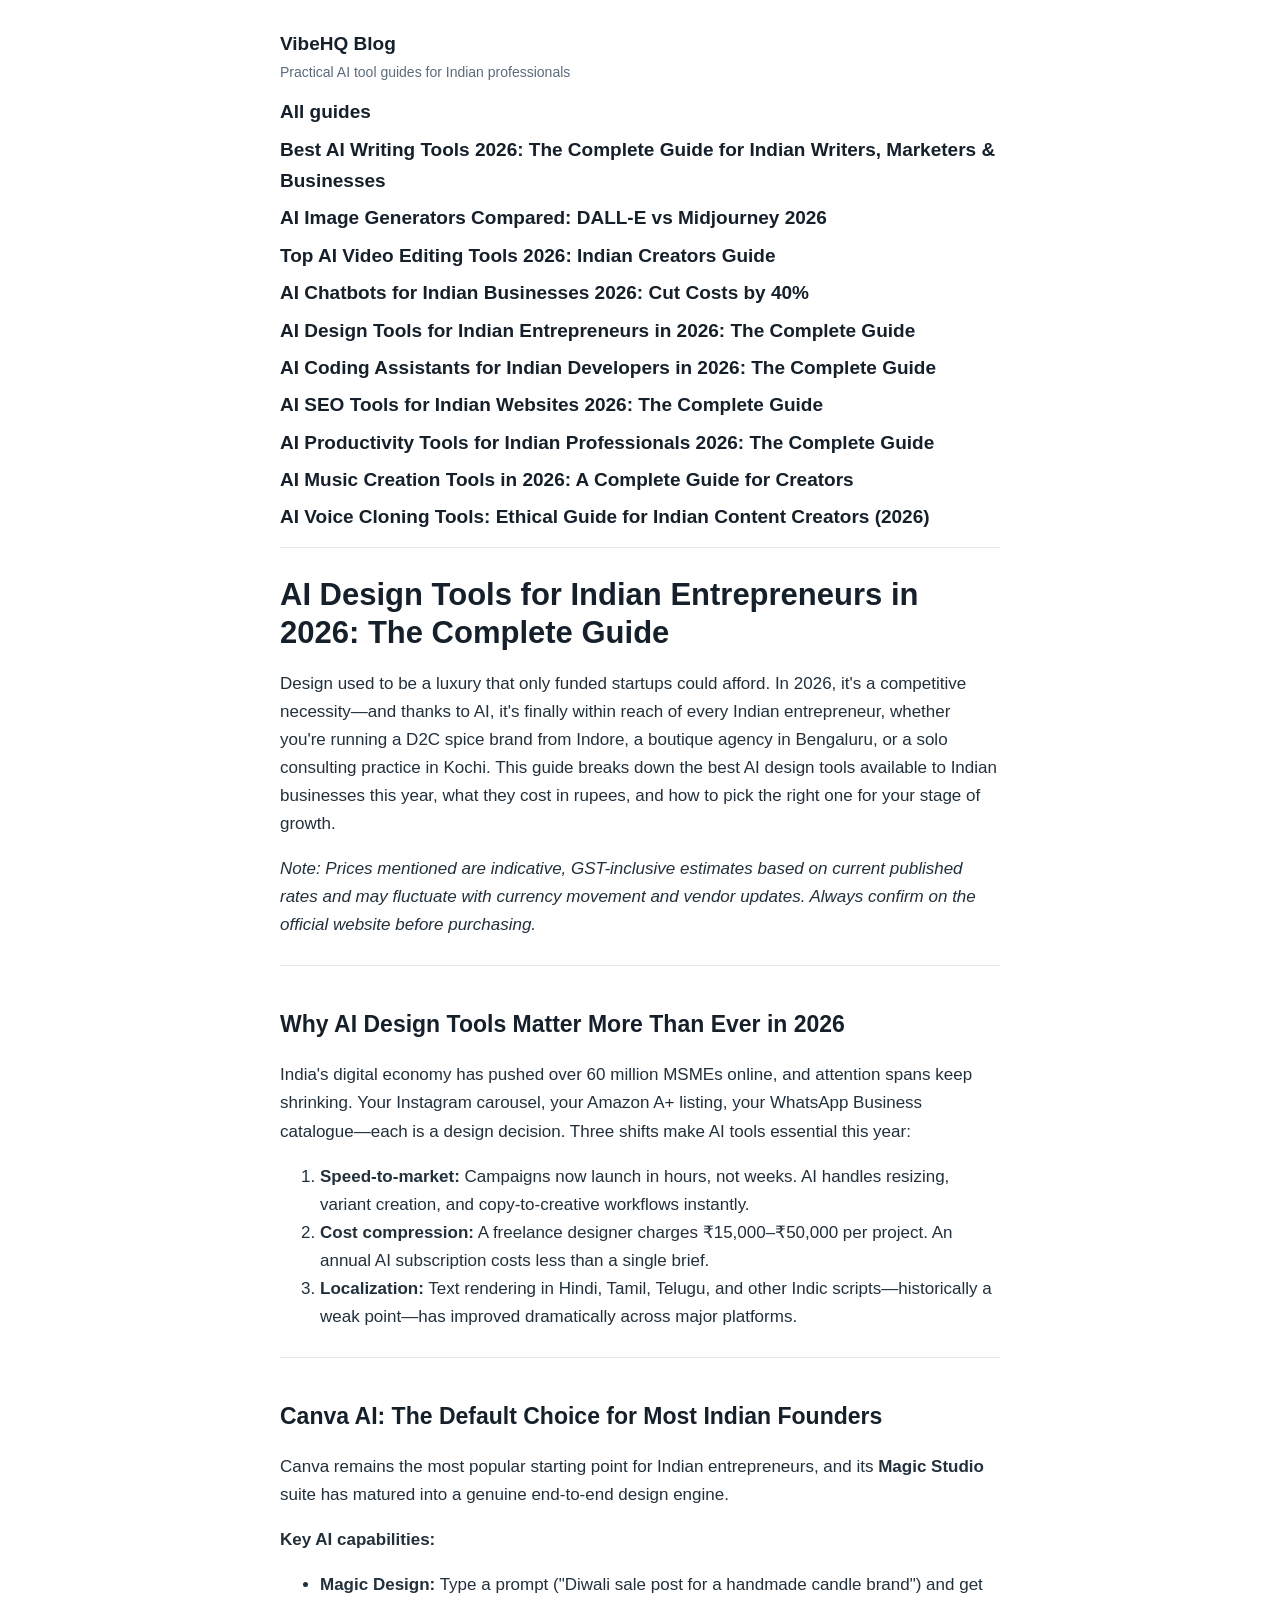
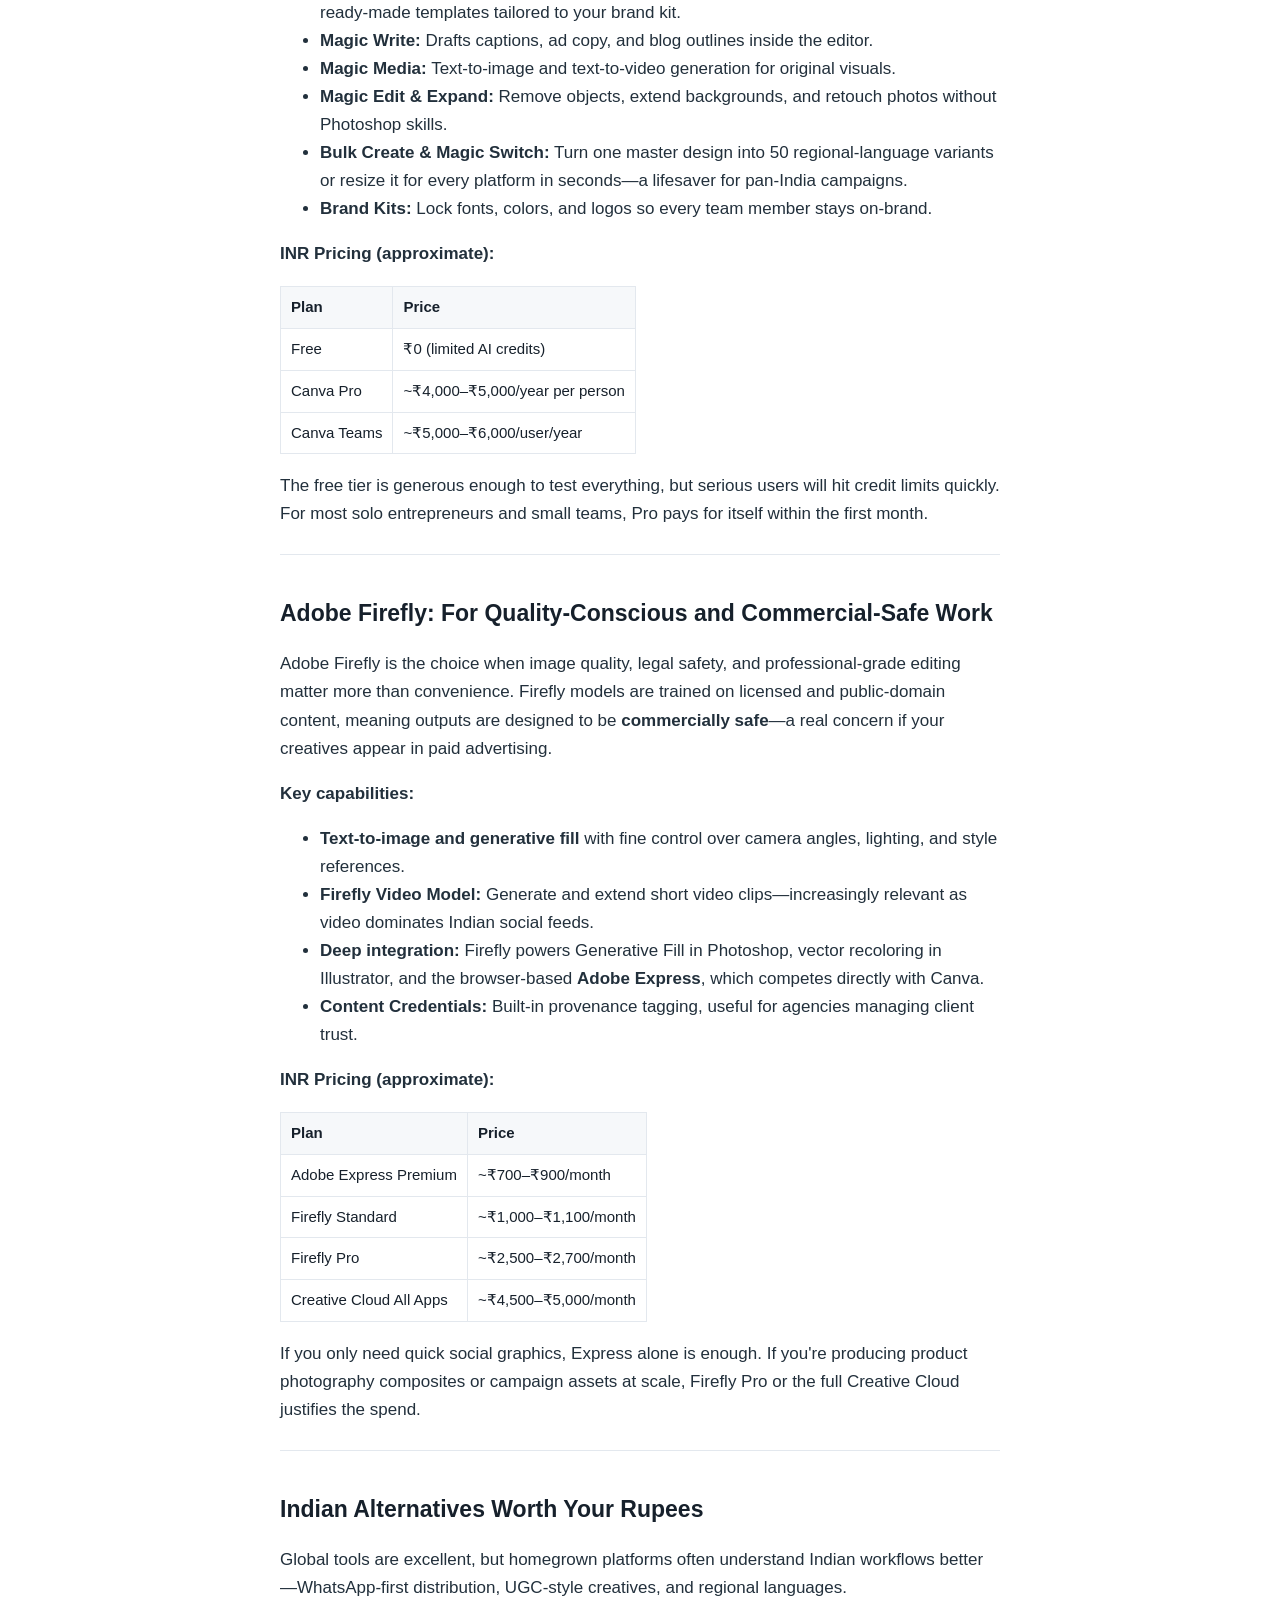
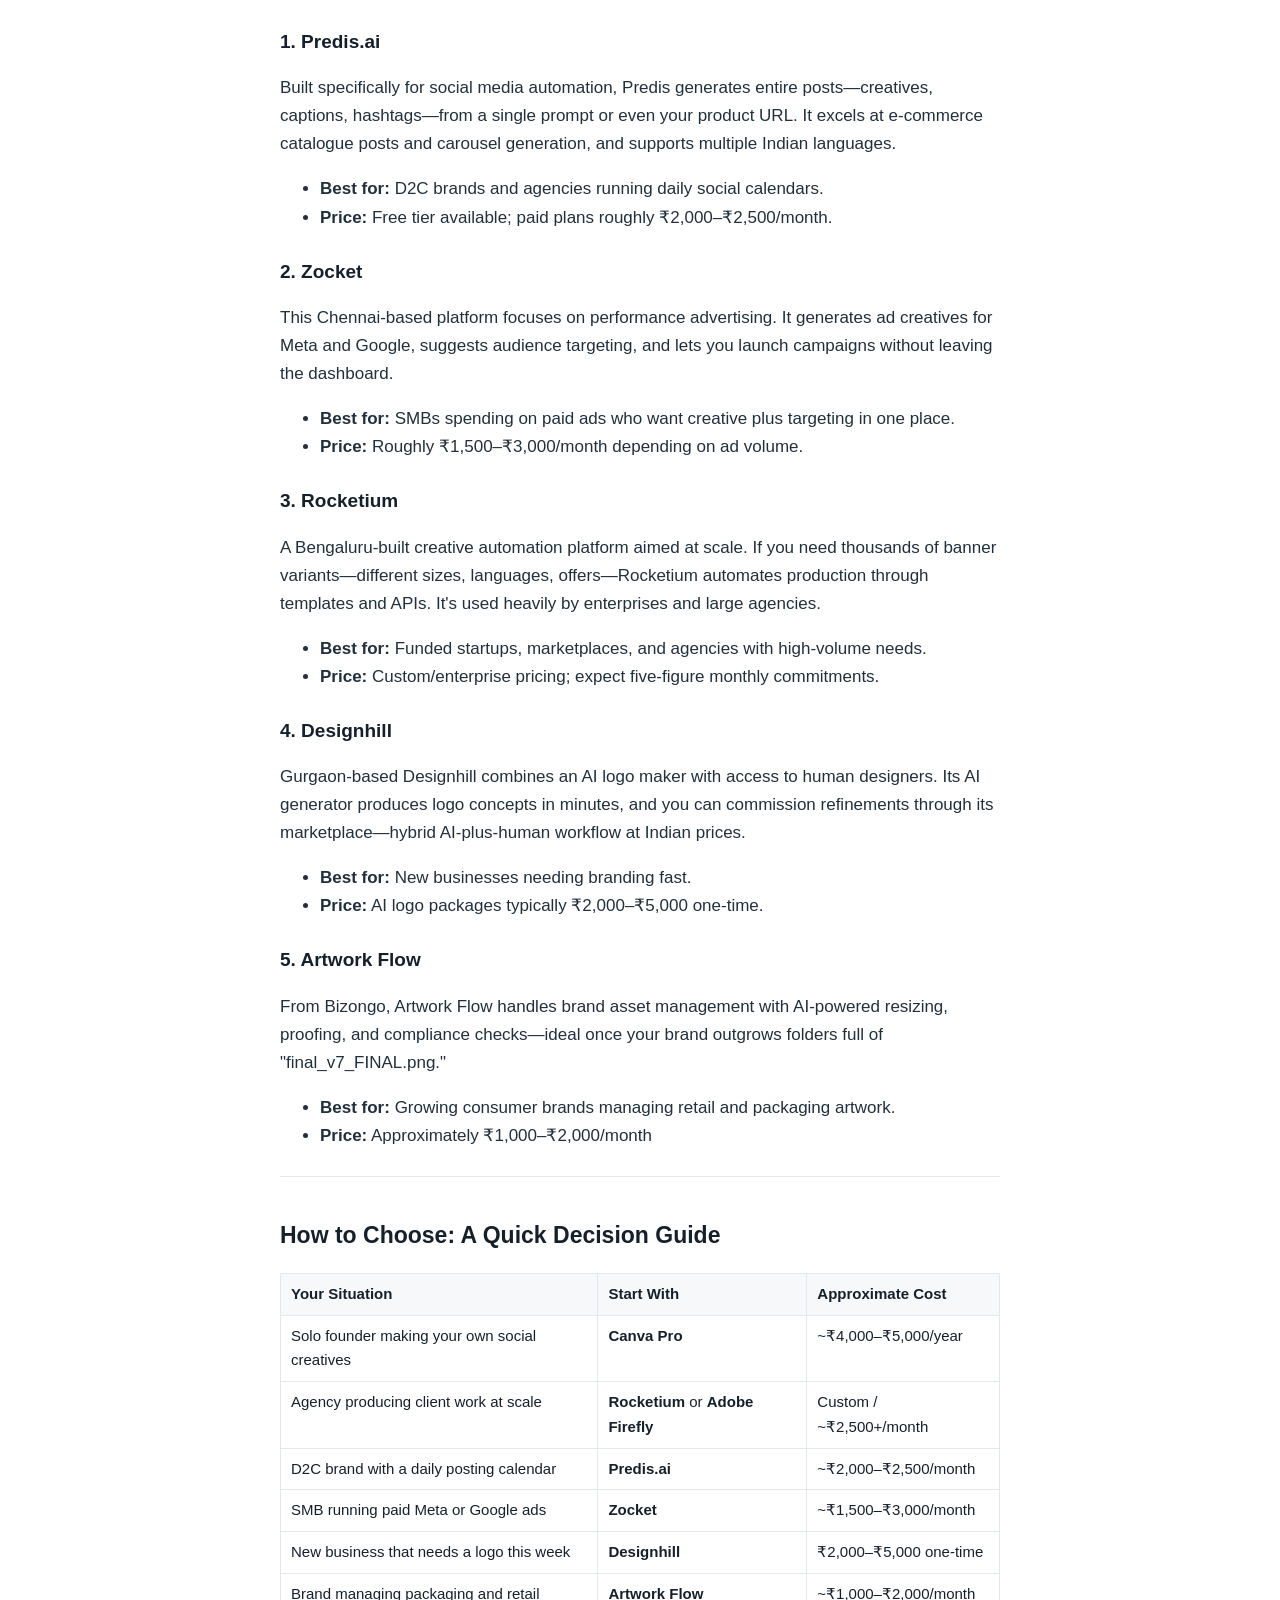
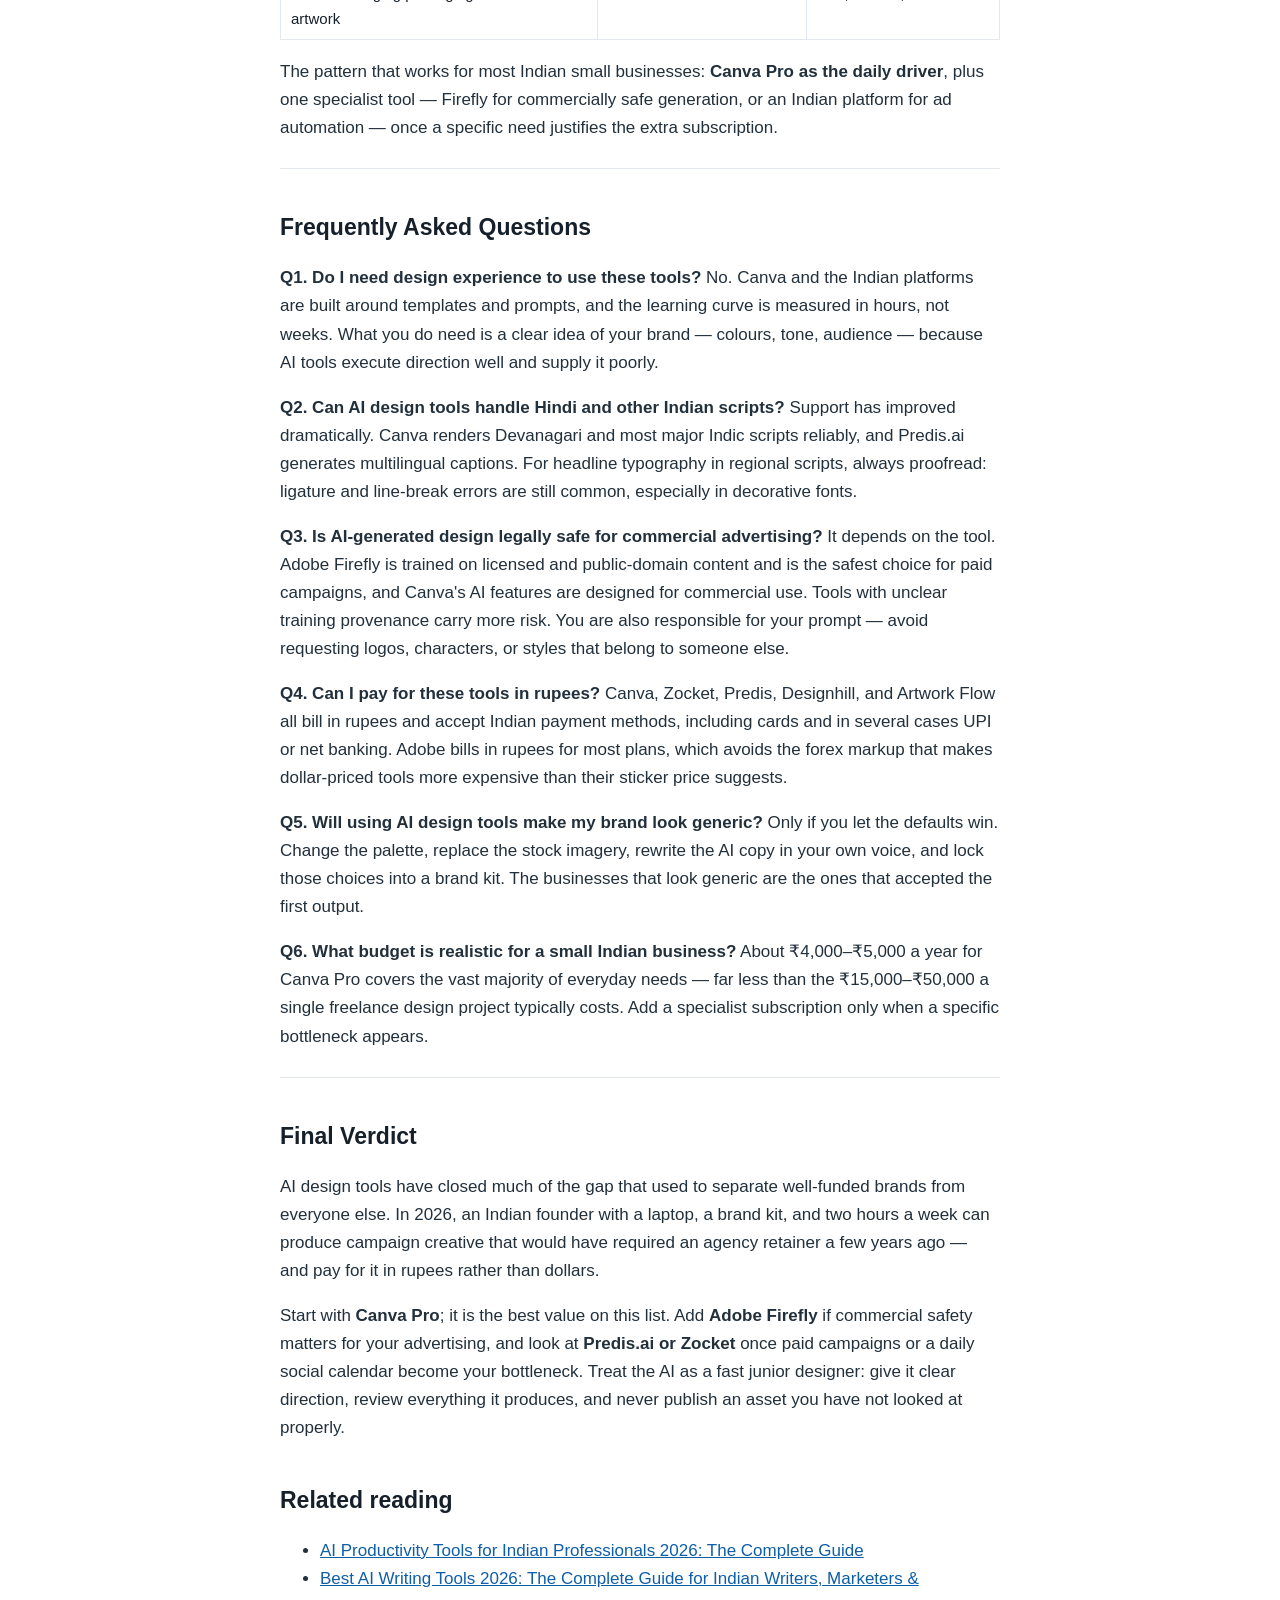
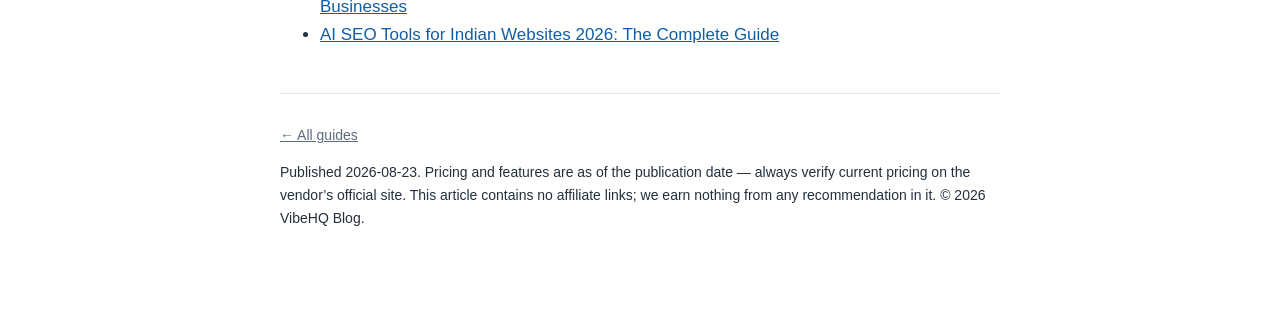
<file: site/ai-design-tools.html>
<!DOCTYPE html>
<html lang="en-IN">
<head>
<meta charset="utf-8">
<meta name="viewport" content="width=device-width,initial-scale=1">
<title>AI Design Tools for Indian Entrepreneurs in 2026: The Complete Guide</title>
<meta name="description" content="The best AI design tools for Indian entrepreneurs in 2026 — Canva AI, Adobe Firefly and Indian alternatives, with features, pricing in rupees and advice.">
<link rel="canonical" href="https://vibehq-blog.onrender.com/ai-design-tools.html">
<meta property="og:type" content="article">
<meta property="og:title" content="AI Design Tools for Indian Entrepreneurs in 2026: The Complete Guide">
<meta property="og:description" content="The best AI design tools for Indian entrepreneurs in 2026 — Canva AI, Adobe Firefly and Indian alternatives, with features, pricing in rupees and advice.">
<meta property="og:url" content="https://vibehq-blog.onrender.com/ai-design-tools.html">
<meta name="twitter:card" content="summary_large_image">
<meta name="twitter:title" content="AI Design Tools for Indian Entrepreneurs in 2026: The Complete Guide">
<meta name="twitter:description" content="The best AI design tools for Indian entrepreneurs in 2026 — Canva AI, Adobe Firefly and Indian alternatives, with features, pricing in rupees and advice.">
<link rel="icon" type="image/svg+xml" href="favicon.svg">
<link rel="stylesheet" href="style.css">
<script type="application/ld+json">{"@context": "https://schema.org", "@type": "Article", "headline": "AI Design Tools for Indian Entrepreneurs in 2026: The Complete Guide", "description": "The best AI design tools for Indian entrepreneurs in 2026 — Canva AI, Adobe Firefly and Indian alternatives, with features, pricing in rupees and advice.", "datePublished": "2026-08-23", "inLanguage": "en-IN", "author": {"@type": "Organization", "name": "VibeHQ Blog"}, "mainEntityOfPage": "https://vibehq-blog.onrender.com/ai-design-tools.html", "keywords": "AI design tools India, Canva AI pricing, Adobe Firefly India, design tools for entrepreneurs"}</script>
</head>
<body>
<div class="wrap">
<header class="site"><div class="bar"><a class="brand" href="index.html">VibeHQ Blog</a><button class="menu-toggle" type="button" aria-expanded="false" aria-controls="site-nav" aria-label="Open menu">&#9776;</button></div><span>Practical AI tool guides for Indian professionals</span>
<nav id="site-nav" class="nav"><ul class="nav-list"><li><a href="index.html">All guides</a></li>
<li><a href="best-ai-writing-tools-2026.html">Best AI Writing Tools 2026: The Complete Guide for Indian Writers, Marketers &amp; Businesses</a></li>
<li><a href="ai-image-generators-compared.html">AI Image Generators Compared: DALL-E vs Midjourney 2026</a></li>
<li><a href="ai-video-editing-tools.html">Top AI Video Editing Tools 2026: Indian Creators Guide</a></li>
<li><a href="ai-chatbots-business.html">AI Chatbots for Indian Businesses 2026: Cut Costs by 40%</a></li>
<li><a href="ai-design-tools.html" aria-current="page">AI Design Tools for Indian Entrepreneurs in 2026: The Complete Guide</a></li>
<li><a href="ai-coding-assistants.html">AI Coding Assistants for Indian Developers in 2026: The Complete Guide</a></li>
<li><a href="ai-seo-tools.html">AI SEO Tools for Indian Websites 2026: The Complete Guide</a></li>
<li><a href="ai-productivity-tools.html">AI Productivity Tools for Indian Professionals 2026: The Complete Guide</a></li>
<li><a href="ai-music-creation-tools.html">AI Music Creation Tools in 2026: A Complete Guide for Creators</a></li>
<li><a href="ai-voice-cloning-tools.html">AI Voice Cloning Tools: Ethical Guide for Indian Content Creators (2026)</a></li></ul></nav></header>
<main>
<article>
<h1>AI Design Tools for Indian Entrepreneurs in 2026: The Complete Guide</h1>
<p>Design used to be a luxury that only funded startups could afford. In 2026, it's a competitive necessity—and thanks to AI, it's finally within reach of every Indian entrepreneur, whether you're running a D2C spice brand from Indore, a boutique agency in Bengaluru, or a solo consulting practice in Kochi. This guide breaks down the best AI design tools available to Indian businesses this year, what they cost in rupees, and how to pick the right one for your stage of growth.</p>
<p><em>Note: Prices mentioned are indicative, GST-inclusive estimates based on current published rates and may fluctuate with currency movement and vendor updates. Always confirm on the official website before purchasing.</em></p>
<hr />
<h2>Why AI Design Tools Matter More Than Ever in 2026</h2>
<p>India's digital economy has pushed over 60 million MSMEs online, and attention spans keep shrinking. Your Instagram carousel, your Amazon A+ listing, your WhatsApp Business catalogue—each is a design decision. Three shifts make AI tools essential this year:</p>
<ol>
<li><strong>Speed-to-market:</strong> Campaigns now launch in hours, not weeks. AI handles resizing, variant creation, and copy-to-creative workflows instantly.</li>
<li><strong>Cost compression:</strong> A freelance designer charges ₹15,000–₹50,000 per project. An annual AI subscription costs less than a single brief.</li>
<li><strong>Localization:</strong> Text rendering in Hindi, Tamil, Telugu, and other Indic scripts—historically a weak point—has improved dramatically across major platforms.</li>
</ol>
<hr />
<h2>Canva AI: The Default Choice for Most Indian Founders</h2>
<p>Canva remains the most popular starting point for Indian entrepreneurs, and its <strong>Magic Studio</strong> suite has matured into a genuine end-to-end design engine.</p>
<p><strong>Key AI capabilities:</strong></p>
<ul>
<li><strong>Magic Design:</strong> Type a prompt ("Diwali sale post for a handmade candle brand") and get ready-made templates tailored to your brand kit.</li>
<li><strong>Magic Write:</strong> Drafts captions, ad copy, and blog outlines inside the editor.</li>
<li><strong>Magic Media:</strong> Text-to-image and text-to-video generation for original visuals.</li>
<li><strong>Magic Edit &amp; Expand:</strong> Remove objects, extend backgrounds, and retouch photos without Photoshop skills.</li>
<li><strong>Bulk Create &amp; Magic Switch:</strong> Turn one master design into 50 regional-language variants or resize it for every platform in seconds—a lifesaver for pan-India campaigns.</li>
<li><strong>Brand Kits:</strong> Lock fonts, colors, and logos so every team member stays on-brand.</li>
</ul>
<p><strong>INR Pricing (approximate):</strong></p>
<table>
<thead>
<tr>
<th>Plan</th>
<th>Price</th>
</tr>
</thead>
<tbody>
<tr>
<td>Free</td>
<td>₹0 (limited AI credits)</td>
</tr>
<tr>
<td>Canva Pro</td>
<td>~₹4,000–₹5,000/year per person</td>
</tr>
<tr>
<td>Canva Teams</td>
<td>~₹5,000–₹6,000/user/year</td>
</tr>
</tbody>
</table>
<p>The free tier is generous enough to test everything, but serious users will hit credit limits quickly. For most solo entrepreneurs and small teams, Pro pays for itself within the first month.</p>
<hr />
<h2>Adobe Firefly: For Quality-Conscious and Commercial-Safe Work</h2>
<p>Adobe Firefly is the choice when image quality, legal safety, and professional-grade editing matter more than convenience. Firefly models are trained on licensed and public-domain content, meaning outputs are designed to be <strong>commercially safe</strong>—a real concern if your creatives appear in paid advertising.</p>
<p><strong>Key capabilities:</strong></p>
<ul>
<li><strong>Text-to-image and generative fill</strong> with fine control over camera angles, lighting, and style references.</li>
<li><strong>Firefly Video Model:</strong> Generate and extend short video clips—increasingly relevant as video dominates Indian social feeds.</li>
<li><strong>Deep integration:</strong> Firefly powers Generative Fill in Photoshop, vector recoloring in Illustrator, and the browser-based <strong>Adobe Express</strong>, which competes directly with Canva.</li>
<li><strong>Content Credentials:</strong> Built-in provenance tagging, useful for agencies managing client trust.</li>
</ul>
<p><strong>INR Pricing (approximate):</strong></p>
<table>
<thead>
<tr>
<th>Plan</th>
<th>Price</th>
</tr>
</thead>
<tbody>
<tr>
<td>Adobe Express Premium</td>
<td>~₹700–₹900/month</td>
</tr>
<tr>
<td>Firefly Standard</td>
<td>~₹1,000–₹1,100/month</td>
</tr>
<tr>
<td>Firefly Pro</td>
<td>~₹2,500–₹2,700/month</td>
</tr>
<tr>
<td>Creative Cloud All Apps</td>
<td>~₹4,500–₹5,000/month</td>
</tr>
</tbody>
</table>
<p>If you only need quick social graphics, Express alone is enough. If you're producing product photography composites or campaign assets at scale, Firefly Pro or the full Creative Cloud justifies the spend.</p>
<hr />
<h2>Indian Alternatives Worth Your Rupees</h2>
<p>Global tools are excellent, but homegrown platforms often understand Indian workflows better—WhatsApp-first distribution, UGC-style creatives, and regional languages.</p>
<h3>1. Predis.ai</h3>
<p>Built specifically for social media automation, Predis generates entire posts—creatives, captions, hashtags—from a single prompt or even your product URL. It excels at e-commerce catalogue posts and carousel generation, and supports multiple Indian languages.</p>
<ul>
<li><strong>Best for:</strong> D2C brands and agencies running daily social calendars.</li>
<li><strong>Price:</strong> Free tier available; paid plans roughly ₹2,000–₹2,500/month.</li>
</ul>
<h3>2. Zocket</h3>
<p>This Chennai-based platform focuses on performance advertising. It generates ad creatives for Meta and Google, suggests audience targeting, and lets you launch campaigns without leaving the dashboard.</p>
<ul>
<li><strong>Best for:</strong> SMBs spending on paid ads who want creative plus targeting in one place.</li>
<li><strong>Price:</strong> Roughly ₹1,500–₹3,000/month depending on ad volume.</li>
</ul>
<h3>3. Rocketium</h3>
<p>A Bengaluru-built creative automation platform aimed at scale. If you need thousands of banner variants—different sizes, languages, offers—Rocketium automates production through templates and APIs. It's used heavily by enterprises and large agencies.</p>
<ul>
<li><strong>Best for:</strong> Funded startups, marketplaces, and agencies with high-volume needs.</li>
<li><strong>Price:</strong> Custom/enterprise pricing; expect five-figure monthly commitments.</li>
</ul>
<h3>4. Designhill</h3>
<p>Gurgaon-based Designhill combines an AI logo maker with access to human designers. Its AI generator produces logo concepts in minutes, and you can commission refinements through its marketplace—hybrid AI-plus-human workflow at Indian prices.</p>
<ul>
<li><strong>Best for:</strong> New businesses needing branding fast.</li>
<li><strong>Price:</strong> AI logo packages typically ₹2,000–₹5,000 one-time.</li>
</ul>
<h3>5. Artwork Flow</h3>
<p>From Bizongo, Artwork Flow handles brand asset management with AI-powered resizing, proofing, and compliance checks—ideal once your brand outgrows folders full of "final_v7_FINAL.png."</p>
<ul>
<li><strong>Best for:</strong> Growing consumer brands managing retail and packaging artwork.</li>
<li><strong>Price:</strong> Approximately ₹1,000–₹2,000/month</li>
</ul>
<hr />
<h2>How to Choose: A Quick Decision Guide</h2>
<table>
<thead>
<tr>
<th>Your Situation</th>
<th>Start With</th>
<th>Approximate Cost</th>
</tr>
</thead>
<tbody>
<tr>
<td>Solo founder making your own social creatives</td>
<td><strong>Canva Pro</strong></td>
<td>~₹4,000–₹5,000/year</td>
</tr>
<tr>
<td>Agency producing client work at scale</td>
<td><strong>Rocketium</strong> or <strong>Adobe Firefly</strong></td>
<td>Custom / ~₹2,500+/month</td>
</tr>
<tr>
<td>D2C brand with a daily posting calendar</td>
<td><strong>Predis.ai</strong></td>
<td>~₹2,000–₹2,500/month</td>
</tr>
<tr>
<td>SMB running paid Meta or Google ads</td>
<td><strong>Zocket</strong></td>
<td>~₹1,500–₹3,000/month</td>
</tr>
<tr>
<td>New business that needs a logo this week</td>
<td><strong>Designhill</strong></td>
<td>₹2,000–₹5,000 one-time</td>
</tr>
<tr>
<td>Brand managing packaging and retail artwork</td>
<td><strong>Artwork Flow</strong></td>
<td>~₹1,000–₹2,000/month</td>
</tr>
</tbody>
</table>
<p>The pattern that works for most Indian small businesses: <strong>Canva Pro as the daily driver</strong>, plus one specialist tool — Firefly for commercially safe generation, or an Indian platform for ad automation — once a specific need justifies the extra subscription.</p>
<hr />
<h2>Frequently Asked Questions</h2>
<p><strong>Q1. Do I need design experience to use these tools?</strong>
No. Canva and the Indian platforms are built around templates and prompts, and the learning curve is measured in hours, not weeks. What you do need is a clear idea of your brand — colours, tone, audience — because AI tools execute direction well and supply it poorly.</p>
<p><strong>Q2. Can AI design tools handle Hindi and other Indian scripts?</strong>
Support has improved dramatically. Canva renders Devanagari and most major Indic scripts reliably, and Predis.ai generates multilingual captions. For headline typography in regional scripts, always proofread: ligature and line-break errors are still common, especially in decorative fonts.</p>
<p><strong>Q3. Is AI-generated design legally safe for commercial advertising?</strong>
It depends on the tool. Adobe Firefly is trained on licensed and public-domain content and is the safest choice for paid campaigns, and Canva's AI features are designed for commercial use. Tools with unclear training provenance carry more risk. You are also responsible for your prompt — avoid requesting logos, characters, or styles that belong to someone else.</p>
<p><strong>Q4. Can I pay for these tools in rupees?</strong>
Canva, Zocket, Predis, Designhill, and Artwork Flow all bill in rupees and accept Indian payment methods, including cards and in several cases UPI or net banking. Adobe bills in rupees for most plans, which avoids the forex markup that makes dollar-priced tools more expensive than their sticker price suggests.</p>
<p><strong>Q5. Will using AI design tools make my brand look generic?</strong>
Only if you let the defaults win. Change the palette, replace the stock imagery, rewrite the AI copy in your own voice, and lock those choices into a brand kit. The businesses that look generic are the ones that accepted the first output.</p>
<p><strong>Q6. What budget is realistic for a small Indian business?</strong>
About ₹4,000–₹5,000 a year for Canva Pro covers the vast majority of everyday needs — far less than the ₹15,000–₹50,000 a single freelance design project typically costs. Add a specialist subscription only when a specific bottleneck appears.</p>
<hr />
<h2>Final Verdict</h2>
<p>AI design tools have closed much of the gap that used to separate well-funded brands from everyone else. In 2026, an Indian founder with a laptop, a brand kit, and two hours a week can produce campaign creative that would have required an agency retainer a few years ago — and pay for it in rupees rather than dollars.</p>
<p>Start with <strong>Canva Pro</strong>; it is the best value on this list. Add <strong>Adobe Firefly</strong> if commercial safety matters for your advertising, and look at <strong>Predis.ai or Zocket</strong> once paid campaigns or a daily social calendar become your bottleneck. Treat the AI as a fast junior designer: give it clear direction, review everything it produces, and never publish an asset you have not looked at properly.</p>
</article>
<section class="related">
<h2>Related reading</h2>
<ul>
<li><a href="ai-productivity-tools.html">AI Productivity Tools for Indian Professionals 2026: The Complete Guide</a></li>
<li><a href="best-ai-writing-tools-2026.html">Best AI Writing Tools 2026: The Complete Guide for Indian Writers, Marketers &amp; Businesses</a></li>
<li><a href="ai-seo-tools.html">AI SEO Tools for Indian Websites 2026: The Complete Guide</a></li>
</ul>
</section>
</main>
<footer class="site">
<p><a href="index.html">&larr; All guides</a></p>
<p>Published 2026-08-23. Pricing and features are as of the publication date &mdash; always verify current pricing on the vendor&rsquo;s official site. This article contains no affiliate links; we earn nothing from any recommendation in it. &copy; 2026 VibeHQ Blog.</p>
</footer>
</div>
<script>
(function(){
  var b=document.querySelector('.menu-toggle'), n=document.getElementById('site-nav');
  if(!b||!n){return;}
  b.addEventListener('click',function(){
    var open=b.getAttribute('aria-expanded')==='true';
    b.setAttribute('aria-expanded', open?'false':'true');
    b.setAttribute('aria-label', open?'Open menu':'Close menu');
    n.classList.toggle('open',!open);
  });
})();
</script>
</body>
</html>
</file>
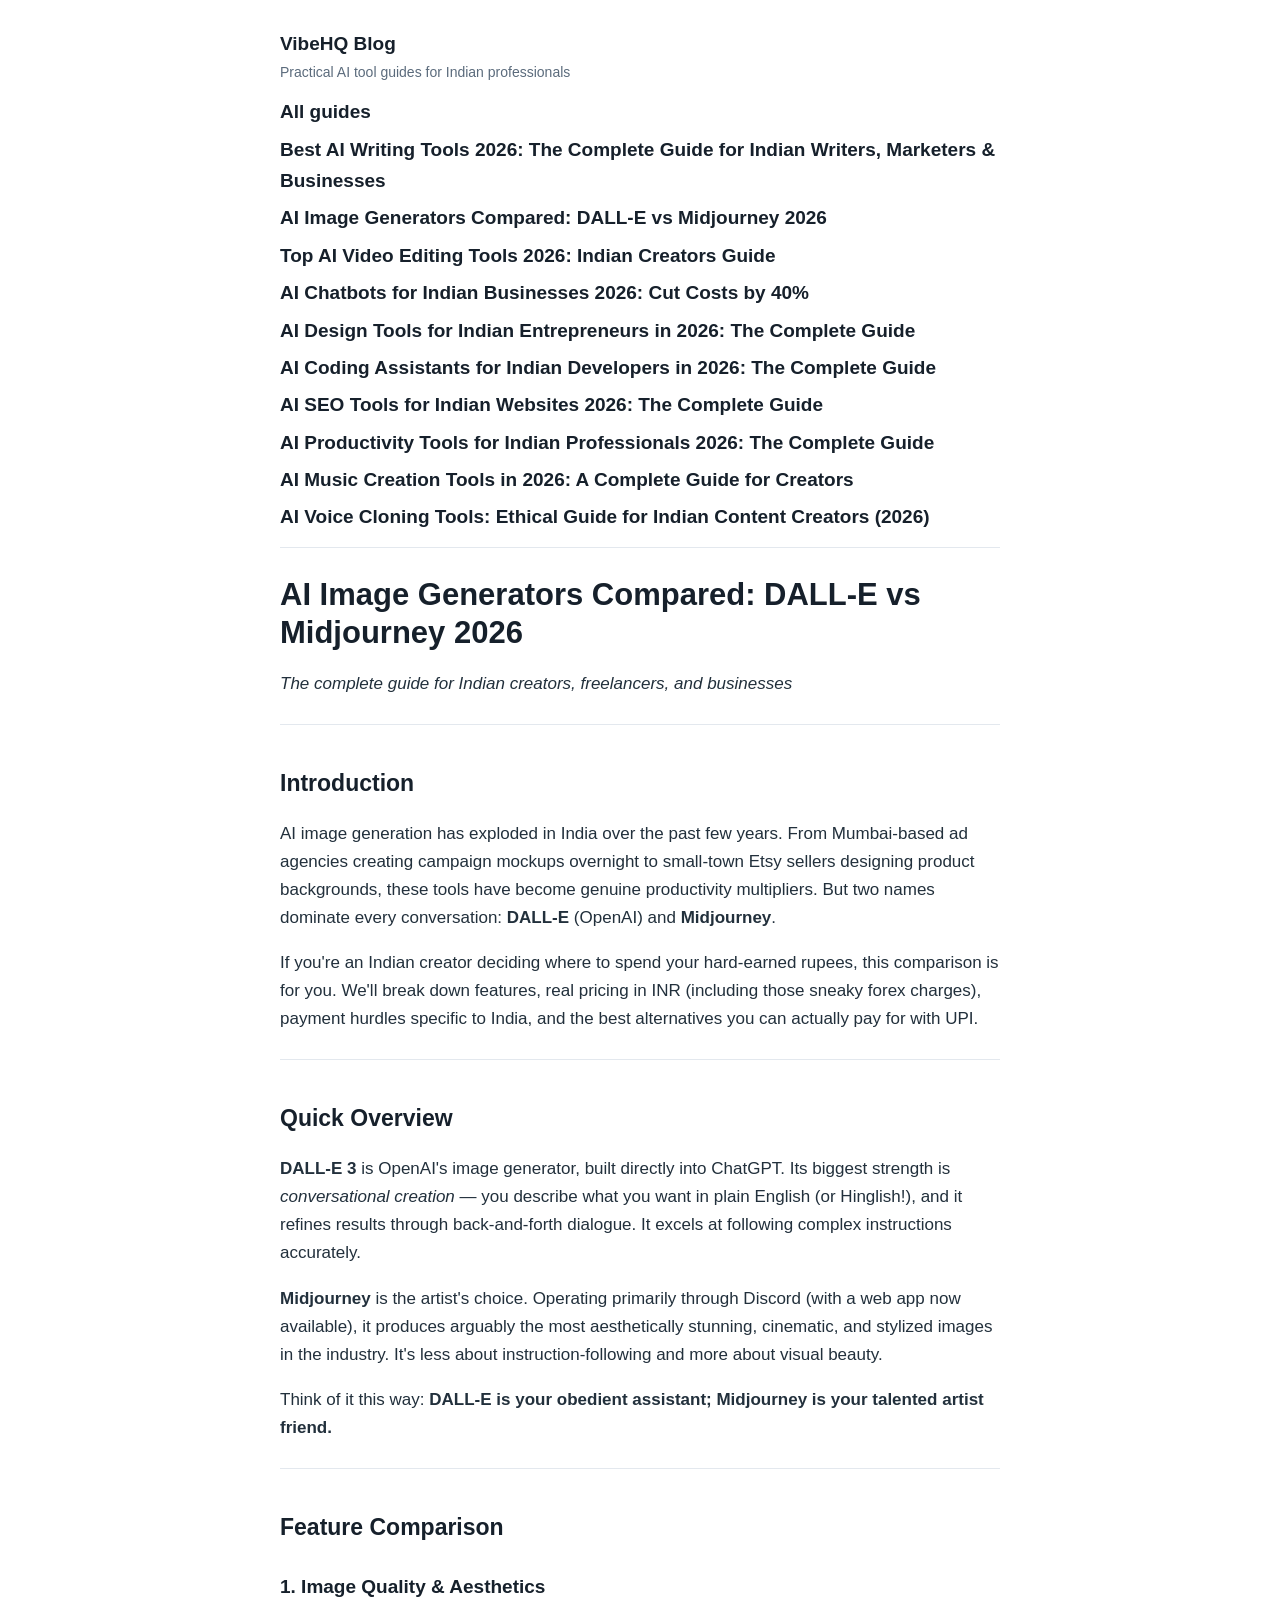
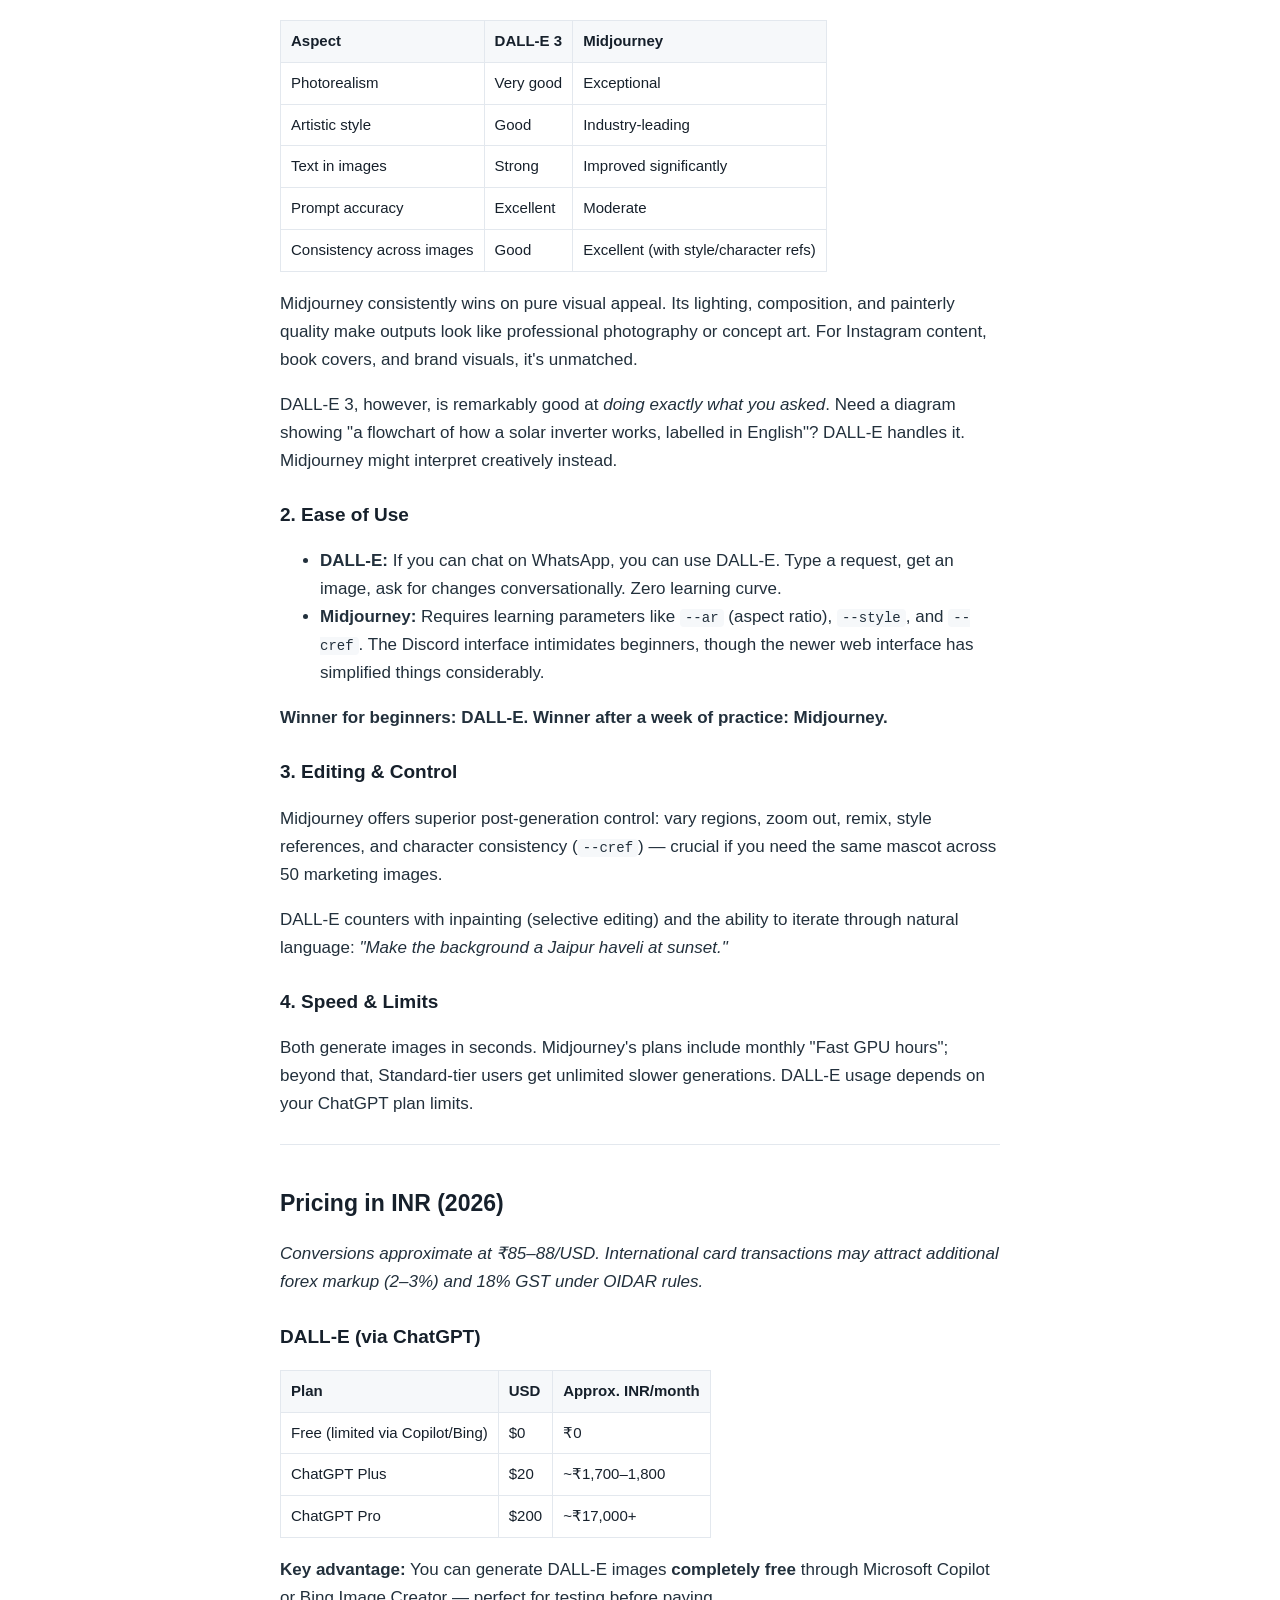
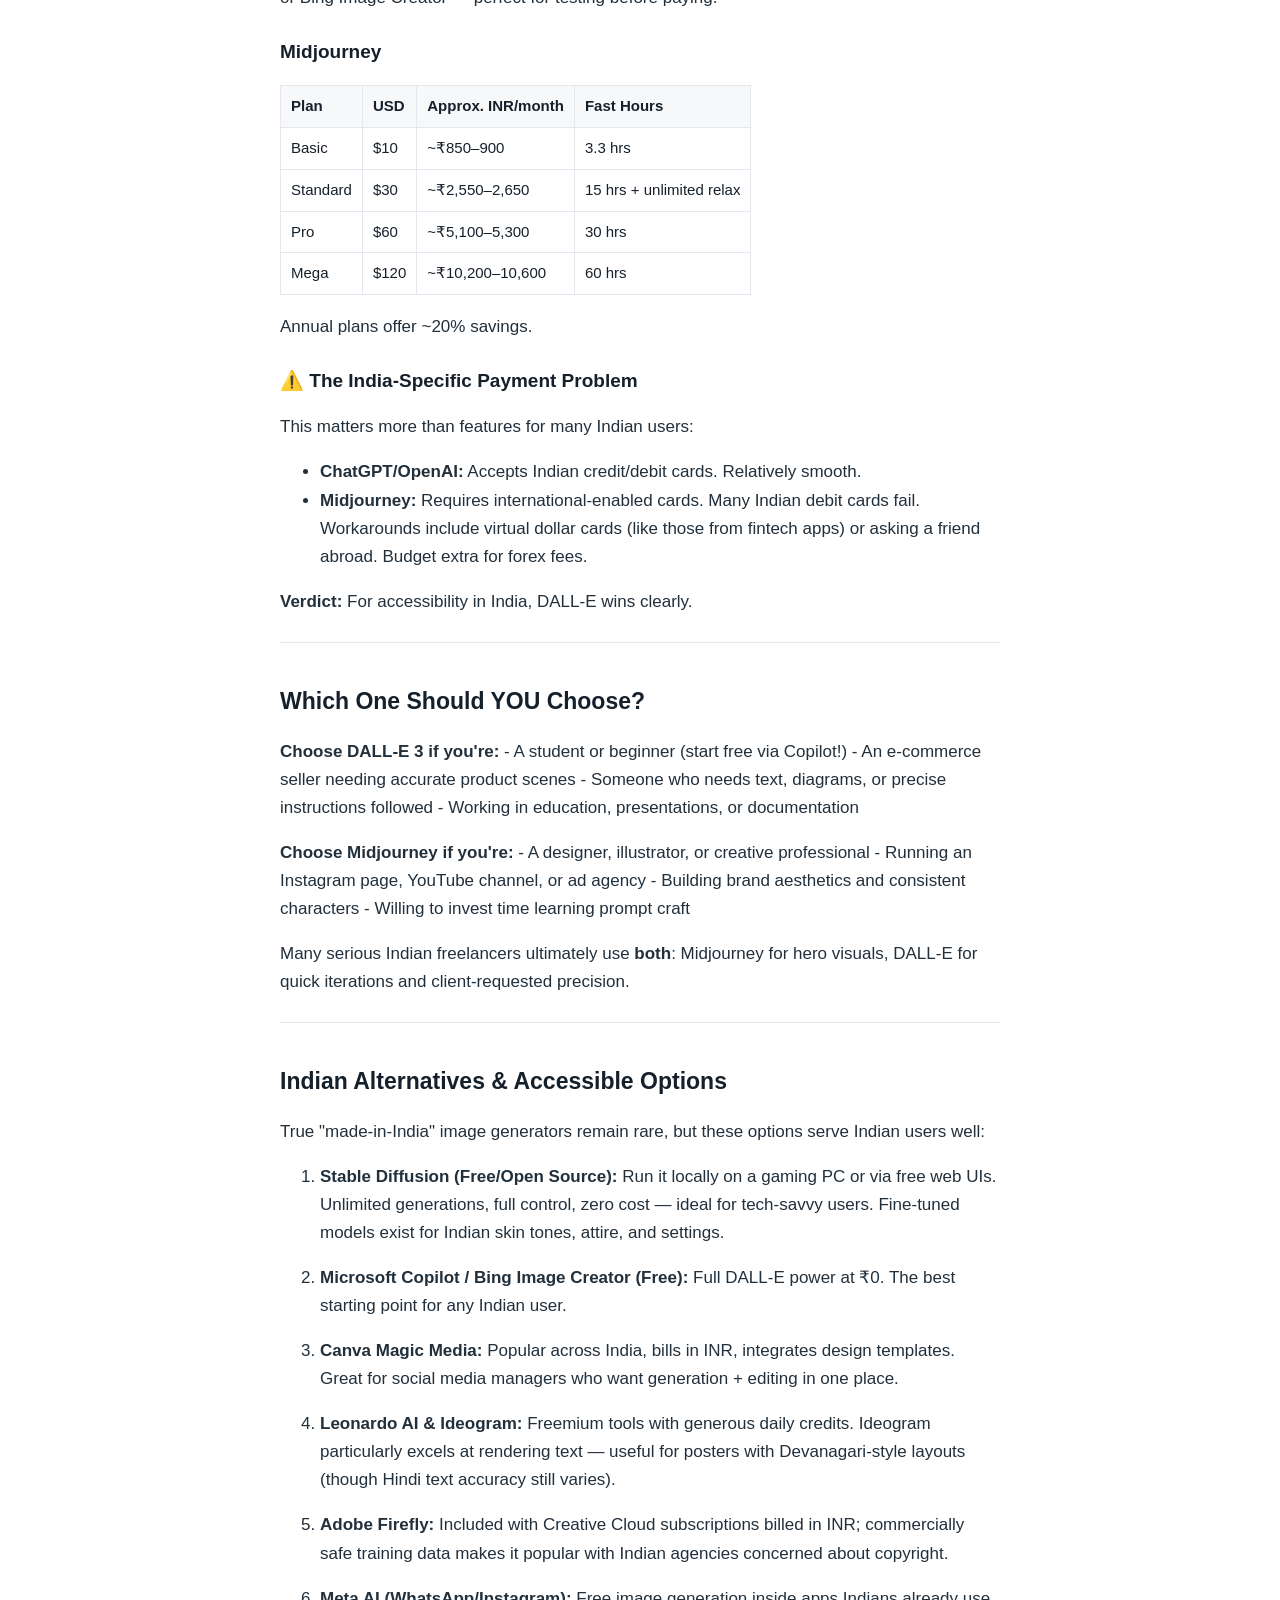
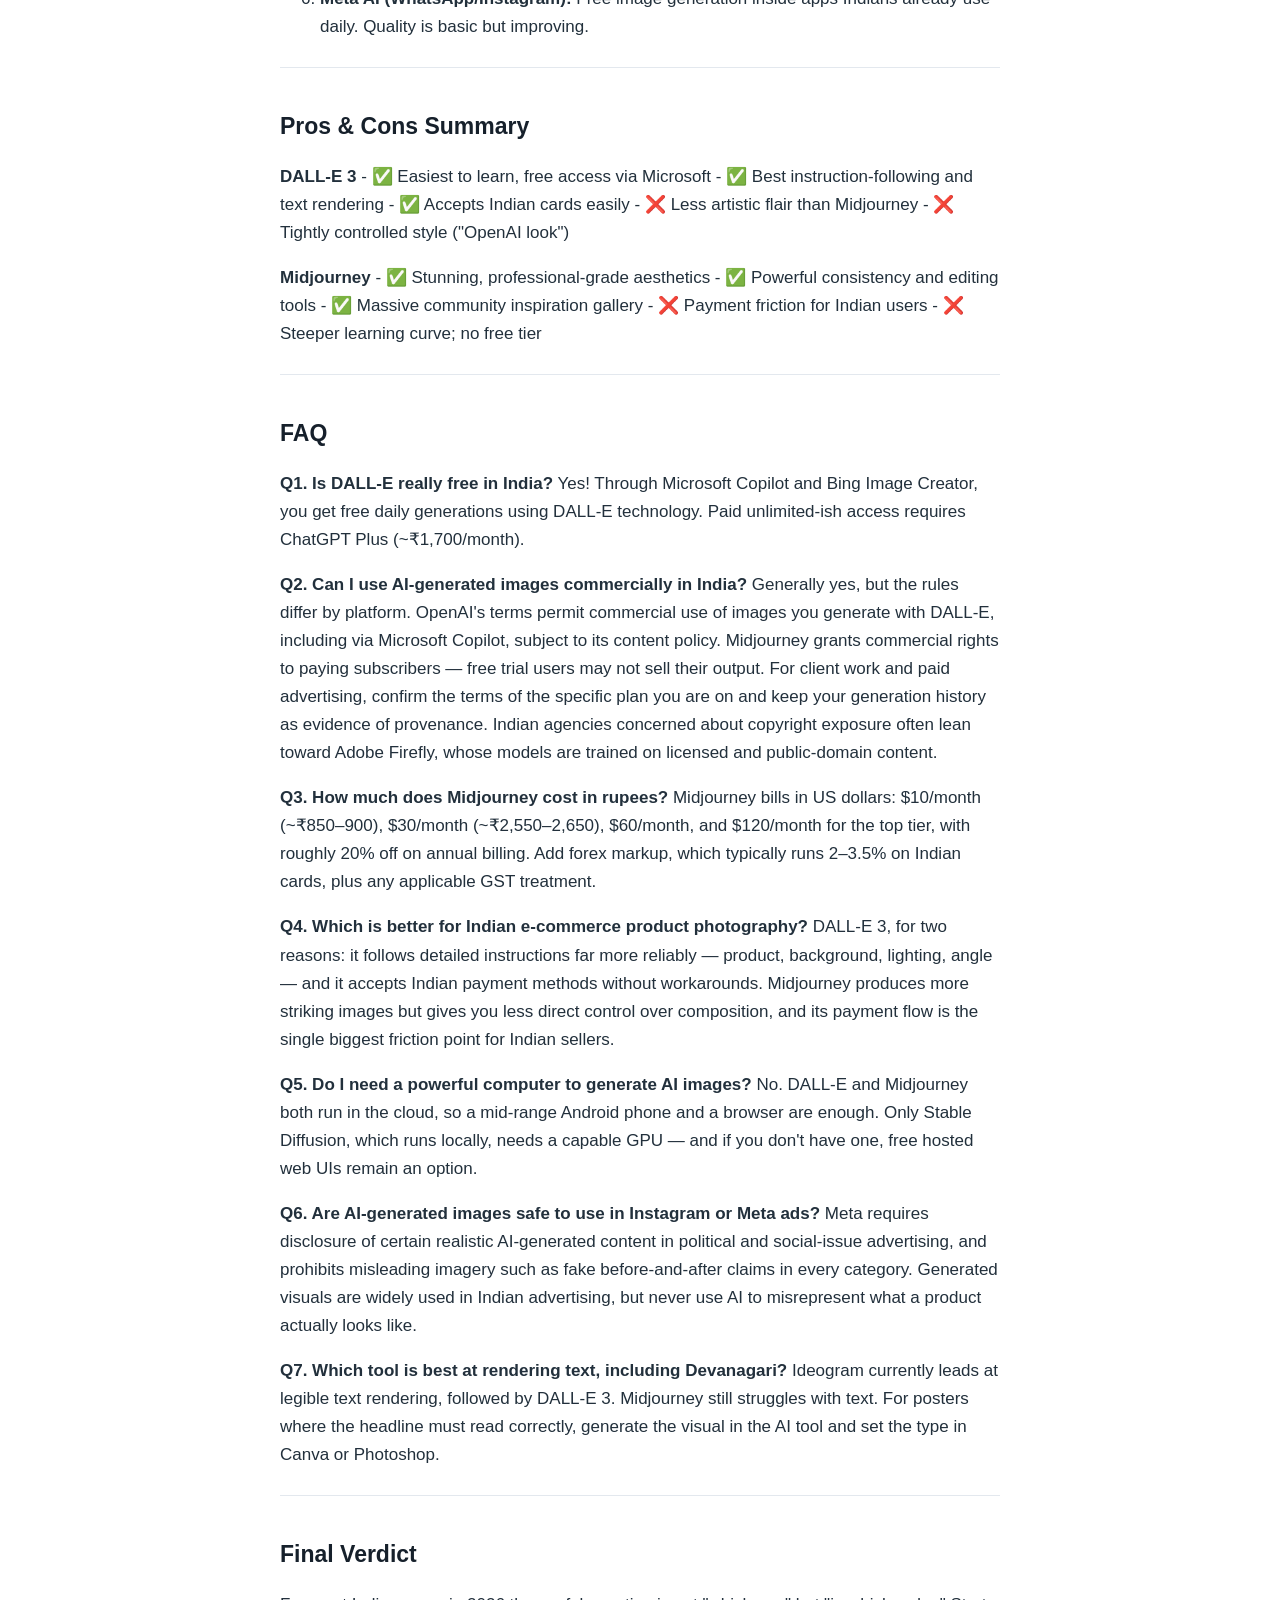
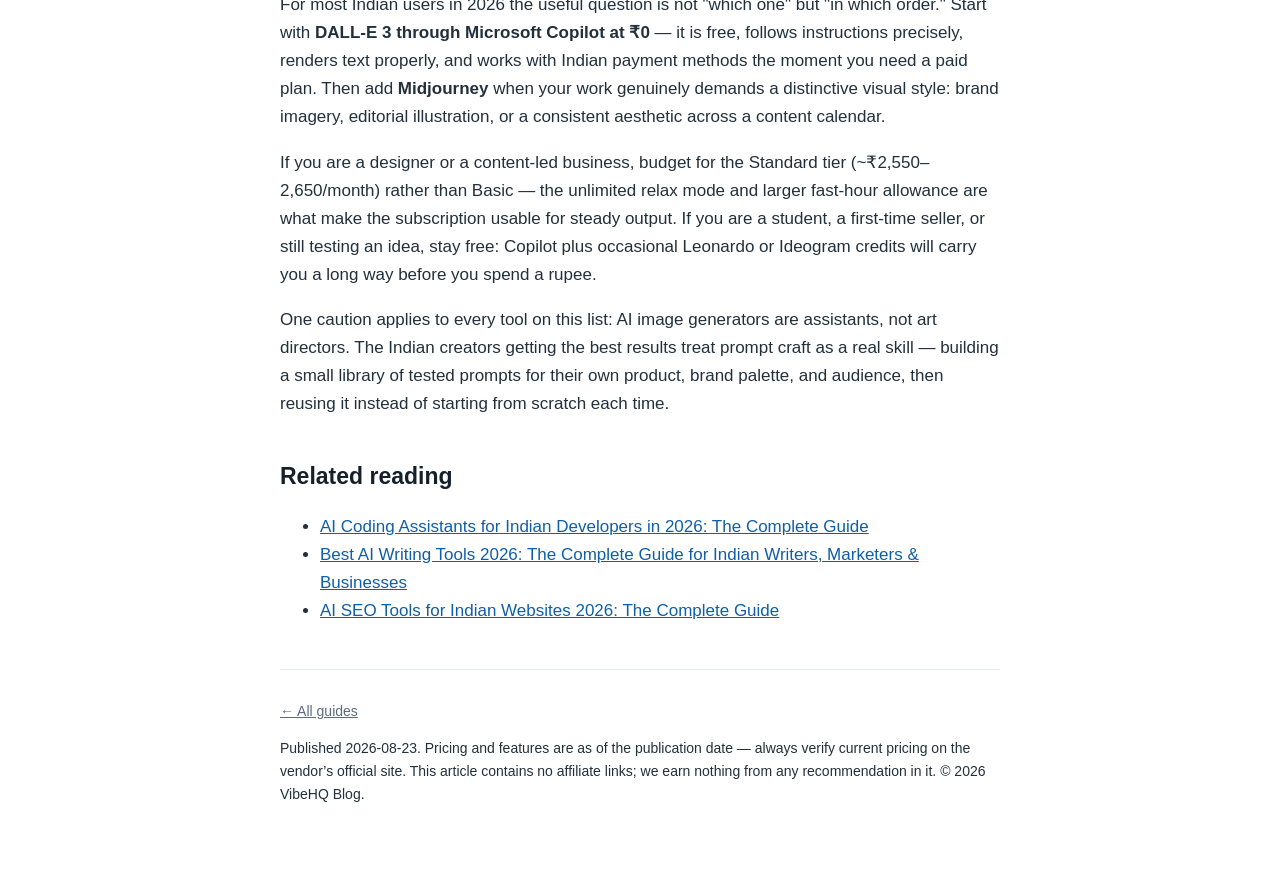
<file: site/ai-image-generators-compared.html>
<!DOCTYPE html>
<html lang="en-IN">
<head>
<meta charset="utf-8">
<meta name="viewport" content="width=device-width,initial-scale=1">
<title>AI Image Generators Compared: DALL-E vs Midjourney 2026</title>
<meta name="description" content="DALL-E vs Midjourney compared for Indian creators in 2026 — image quality, INR pricing, UPI payment options and the best cheaper alternatives.">
<link rel="canonical" href="https://vibehq-blog.onrender.com/ai-image-generators-compared.html">
<meta property="og:type" content="article">
<meta property="og:title" content="AI Image Generators Compared: DALL-E vs Midjourney 2026">
<meta property="og:description" content="DALL-E vs Midjourney compared for Indian creators in 2026 — image quality, INR pricing, UPI payment options and the best cheaper alternatives.">
<meta property="og:url" content="https://vibehq-blog.onrender.com/ai-image-generators-compared.html">
<meta name="twitter:card" content="summary_large_image">
<meta name="twitter:title" content="AI Image Generators Compared: DALL-E vs Midjourney 2026">
<meta name="twitter:description" content="DALL-E vs Midjourney compared for Indian creators in 2026 — image quality, INR pricing, UPI payment options and the best cheaper alternatives.">
<link rel="icon" type="image/svg+xml" href="favicon.svg">
<link rel="stylesheet" href="style.css">
<script type="application/ld+json">{"@context": "https://schema.org", "@type": "Article", "headline": "AI Image Generators Compared: DALL-E vs Midjourney 2026", "description": "DALL-E vs Midjourney compared for Indian creators in 2026 — image quality, INR pricing, UPI payment options and the best cheaper alternatives.", "datePublished": "2026-08-23", "inLanguage": "en-IN", "author": {"@type": "Organization", "name": "VibeHQ Blog"}, "mainEntityOfPage": "https://vibehq-blog.onrender.com/ai-image-generators-compared.html", "keywords": "DALL-E vs Midjourney, AI image generators India, AI image pricing INR, best AI image tools 2026"}</script>
</head>
<body>
<div class="wrap">
<header class="site"><div class="bar"><a class="brand" href="index.html">VibeHQ Blog</a><button class="menu-toggle" type="button" aria-expanded="false" aria-controls="site-nav" aria-label="Open menu">&#9776;</button></div><span>Practical AI tool guides for Indian professionals</span>
<nav id="site-nav" class="nav"><ul class="nav-list"><li><a href="index.html">All guides</a></li>
<li><a href="best-ai-writing-tools-2026.html">Best AI Writing Tools 2026: The Complete Guide for Indian Writers, Marketers &amp; Businesses</a></li>
<li><a href="ai-image-generators-compared.html" aria-current="page">AI Image Generators Compared: DALL-E vs Midjourney 2026</a></li>
<li><a href="ai-video-editing-tools.html">Top AI Video Editing Tools 2026: Indian Creators Guide</a></li>
<li><a href="ai-chatbots-business.html">AI Chatbots for Indian Businesses 2026: Cut Costs by 40%</a></li>
<li><a href="ai-design-tools.html">AI Design Tools for Indian Entrepreneurs in 2026: The Complete Guide</a></li>
<li><a href="ai-coding-assistants.html">AI Coding Assistants for Indian Developers in 2026: The Complete Guide</a></li>
<li><a href="ai-seo-tools.html">AI SEO Tools for Indian Websites 2026: The Complete Guide</a></li>
<li><a href="ai-productivity-tools.html">AI Productivity Tools for Indian Professionals 2026: The Complete Guide</a></li>
<li><a href="ai-music-creation-tools.html">AI Music Creation Tools in 2026: A Complete Guide for Creators</a></li>
<li><a href="ai-voice-cloning-tools.html">AI Voice Cloning Tools: Ethical Guide for Indian Content Creators (2026)</a></li></ul></nav></header>
<main>
<article>
<h1>AI Image Generators Compared: DALL-E vs Midjourney 2026</h1>
<p><em>The complete guide for Indian creators, freelancers, and businesses</em></p>
<hr />
<h2>Introduction</h2>
<p>AI image generation has exploded in India over the past few years. From Mumbai-based ad agencies creating campaign mockups overnight to small-town Etsy sellers designing product backgrounds, these tools have become genuine productivity multipliers. But two names dominate every conversation: <strong>DALL-E</strong> (OpenAI) and <strong>Midjourney</strong>.</p>
<p>If you're an Indian creator deciding where to spend your hard-earned rupees, this comparison is for you. We'll break down features, real pricing in INR (including those sneaky forex charges), payment hurdles specific to India, and the best alternatives you can actually pay for with UPI.</p>
<hr />
<h2>Quick Overview</h2>
<p><strong>DALL-E 3</strong> is OpenAI's image generator, built directly into ChatGPT. Its biggest strength is <em>conversational creation</em> — you describe what you want in plain English (or Hinglish!), and it refines results through back-and-forth dialogue. It excels at following complex instructions accurately.</p>
<p><strong>Midjourney</strong> is the artist's choice. Operating primarily through Discord (with a web app now available), it produces arguably the most aesthetically stunning, cinematic, and stylized images in the industry. It's less about instruction-following and more about visual beauty.</p>
<p>Think of it this way: <strong>DALL-E is your obedient assistant; Midjourney is your talented artist friend.</strong></p>
<hr />
<h2>Feature Comparison</h2>
<h3>1. Image Quality &amp; Aesthetics</h3>
<table>
<thead>
<tr>
<th>Aspect</th>
<th>DALL-E 3</th>
<th>Midjourney</th>
</tr>
</thead>
<tbody>
<tr>
<td>Photorealism</td>
<td>Very good</td>
<td>Exceptional</td>
</tr>
<tr>
<td>Artistic style</td>
<td>Good</td>
<td>Industry-leading</td>
</tr>
<tr>
<td>Text in images</td>
<td>Strong</td>
<td>Improved significantly</td>
</tr>
<tr>
<td>Prompt accuracy</td>
<td>Excellent</td>
<td>Moderate</td>
</tr>
<tr>
<td>Consistency across images</td>
<td>Good</td>
<td>Excellent (with style/character refs)</td>
</tr>
</tbody>
</table>
<p>Midjourney consistently wins on pure visual appeal. Its lighting, composition, and painterly quality make outputs look like professional photography or concept art. For Instagram content, book covers, and brand visuals, it's unmatched.</p>
<p>DALL-E 3, however, is remarkably good at <em>doing exactly what you asked</em>. Need a diagram showing "a flowchart of how a solar inverter works, labelled in English"? DALL-E handles it. Midjourney might interpret creatively instead.</p>
<h3>2. Ease of Use</h3>
<ul>
<li><strong>DALL-E:</strong> If you can chat on WhatsApp, you can use DALL-E. Type a request, get an image, ask for changes conversationally. Zero learning curve.</li>
<li><strong>Midjourney:</strong> Requires learning parameters like <code>--ar</code> (aspect ratio), <code>--style</code>, and <code>--cref</code>. The Discord interface intimidates beginners, though the newer web interface has simplified things considerably.</li>
</ul>
<p><strong>Winner for beginners: DALL-E. Winner after a week of practice: Midjourney.</strong></p>
<h3>3. Editing &amp; Control</h3>
<p>Midjourney offers superior post-generation control: vary regions, zoom out, remix, style references, and character consistency (<code>--cref</code>) — crucial if you need the same mascot across 50 marketing images.</p>
<p>DALL-E counters with inpainting (selective editing) and the ability to iterate through natural language: <em>"Make the background a Jaipur haveli at sunset."</em></p>
<h3>4. Speed &amp; Limits</h3>
<p>Both generate images in seconds. Midjourney's plans include monthly "Fast GPU hours"; beyond that, Standard-tier users get unlimited slower generations. DALL-E usage depends on your ChatGPT plan limits.</p>
<hr />
<h2>Pricing in INR (2026)</h2>
<p><em>Conversions approximate at ₹85–88/USD. International card transactions may attract additional forex markup (2–3%) and 18% GST under OIDAR rules.</em></p>
<h3>DALL-E (via ChatGPT)</h3>
<table>
<thead>
<tr>
<th>Plan</th>
<th>USD</th>
<th>Approx. INR/month</th>
</tr>
</thead>
<tbody>
<tr>
<td>Free (limited via Copilot/Bing)</td>
<td>$0</td>
<td>₹0</td>
</tr>
<tr>
<td>ChatGPT Plus</td>
<td>$20</td>
<td>~₹1,700–1,800</td>
</tr>
<tr>
<td>ChatGPT Pro</td>
<td>$200</td>
<td>~₹17,000+</td>
</tr>
</tbody>
</table>
<p><strong>Key advantage:</strong> You can generate DALL-E images <strong>completely free</strong> through Microsoft Copilot or Bing Image Creator — perfect for testing before paying.</p>
<h3>Midjourney</h3>
<table>
<thead>
<tr>
<th>Plan</th>
<th>USD</th>
<th>Approx. INR/month</th>
<th>Fast Hours</th>
</tr>
</thead>
<tbody>
<tr>
<td>Basic</td>
<td>$10</td>
<td>~₹850–900</td>
<td>3.3 hrs</td>
</tr>
<tr>
<td>Standard</td>
<td>$30</td>
<td>~₹2,550–2,650</td>
<td>15 hrs + unlimited relax</td>
</tr>
<tr>
<td>Pro</td>
<td>$60</td>
<td>~₹5,100–5,300</td>
<td>30 hrs</td>
</tr>
<tr>
<td>Mega</td>
<td>$120</td>
<td>~₹10,200–10,600</td>
<td>60 hrs</td>
</tr>
</tbody>
</table>
<p>Annual plans offer ~20% savings.</p>
<h3>⚠️ The India-Specific Payment Problem</h3>
<p>This matters more than features for many Indian users:</p>
<ul>
<li><strong>ChatGPT/OpenAI:</strong> Accepts Indian credit/debit cards. Relatively smooth.</li>
<li><strong>Midjourney:</strong> Requires international-enabled cards. Many Indian debit cards fail. Workarounds include virtual dollar cards (like those from fintech apps) or asking a friend abroad. Budget extra for forex fees.</li>
</ul>
<p><strong>Verdict:</strong> For accessibility in India, DALL-E wins clearly.</p>
<hr />
<h2>Which One Should YOU Choose?</h2>
<p><strong>Choose DALL-E 3 if you're:</strong>
- A student or beginner (start free via Copilot!)
- An e-commerce seller needing accurate product scenes
- Someone who needs text, diagrams, or precise instructions followed
- Working in education, presentations, or documentation</p>
<p><strong>Choose Midjourney if you're:</strong>
- A designer, illustrator, or creative professional
- Running an Instagram page, YouTube channel, or ad agency
- Building brand aesthetics and consistent characters
- Willing to invest time learning prompt craft</p>
<p>Many serious Indian freelancers ultimately use <strong>both</strong>: Midjourney for hero visuals, DALL-E for quick iterations and client-requested precision.</p>
<hr />
<h2>Indian Alternatives &amp; Accessible Options</h2>
<p>True "made-in-India" image generators remain rare, but these options serve Indian users well:</p>
<ol>
<li>
<p><strong>Stable Diffusion (Free/Open Source):</strong> Run it locally on a gaming PC or via free web UIs. Unlimited generations, full control, zero cost — ideal for tech-savvy users. Fine-tuned models exist for Indian skin tones, attire, and settings.</p>
</li>
<li>
<p><strong>Microsoft Copilot / Bing Image Creator (Free):</strong> Full DALL-E power at ₹0. The best starting point for any Indian user.</p>
</li>
<li>
<p><strong>Canva Magic Media:</strong> Popular across India, bills in INR, integrates design templates. Great for social media managers who want generation + editing in one place.</p>
</li>
<li>
<p><strong>Leonardo AI &amp; Ideogram:</strong> Freemium tools with generous daily credits. Ideogram particularly excels at rendering text — useful for posters with Devanagari-style layouts (though Hindi text accuracy still varies).</p>
</li>
<li>
<p><strong>Adobe Firefly:</strong> Included with Creative Cloud subscriptions billed in INR; commercially safe training data makes it popular with Indian agencies concerned about copyright.</p>
</li>
<li>
<p><strong>Meta AI (WhatsApp/Instagram):</strong> Free image generation inside apps Indians already use daily. Quality is basic but improving.</p>
</li>
</ol>
<hr />
<h2>Pros &amp; Cons Summary</h2>
<p><strong>DALL-E 3</strong>
- ✅ Easiest to learn, free access via Microsoft
- ✅ Best instruction-following and text rendering
- ✅ Accepts Indian cards easily
- ❌ Less artistic flair than Midjourney
- ❌ Tightly controlled style ("OpenAI look")</p>
<p><strong>Midjourney</strong>
- ✅ Stunning, professional-grade aesthetics
- ✅ Powerful consistency and editing tools
- ✅ Massive community inspiration gallery
- ❌ Payment friction for Indian users
- ❌ Steeper learning curve; no free tier</p>
<hr />
<h2>FAQ</h2>
<p><strong>Q1. Is DALL-E really free in India?</strong>
Yes! Through Microsoft Copilot and Bing Image Creator, you get free daily generations using DALL-E technology. Paid unlimited-ish access requires ChatGPT Plus (~₹1,700/month).</p>
<p><strong>Q2. Can I use AI-generated images commercially in India?</strong>
Generally yes, but the rules differ by platform. OpenAI's terms permit commercial use of images you generate with DALL-E, including via Microsoft Copilot, subject to its content policy. Midjourney grants commercial rights to paying subscribers — free trial users may not sell their output. For client work and paid advertising, confirm the terms of the specific plan you are on and keep your generation history as evidence of provenance. Indian agencies concerned about copyright exposure often lean toward Adobe Firefly, whose models are trained on licensed and public-domain content.</p>
<p><strong>Q3. How much does Midjourney cost in rupees?</strong>
Midjourney bills in US dollars: $10/month (~₹850–900), $30/month (~₹2,550–2,650), $60/month, and $120/month for the top tier, with roughly 20% off on annual billing. Add forex markup, which typically runs 2–3.5% on Indian cards, plus any applicable GST treatment.</p>
<p><strong>Q4. Which is better for Indian e-commerce product photography?</strong>
DALL-E 3, for two reasons: it follows detailed instructions far more reliably — product, background, lighting, angle — and it accepts Indian payment methods without workarounds. Midjourney produces more striking images but gives you less direct control over composition, and its payment flow is the single biggest friction point for Indian sellers.</p>
<p><strong>Q5. Do I need a powerful computer to generate AI images?</strong>
No. DALL-E and Midjourney both run in the cloud, so a mid-range Android phone and a browser are enough. Only Stable Diffusion, which runs locally, needs a capable GPU — and if you don't have one, free hosted web UIs remain an option.</p>
<p><strong>Q6. Are AI-generated images safe to use in Instagram or Meta ads?</strong>
Meta requires disclosure of certain realistic AI-generated content in political and social-issue advertising, and prohibits misleading imagery such as fake before-and-after claims in every category. Generated visuals are widely used in Indian advertising, but never use AI to misrepresent what a product actually looks like.</p>
<p><strong>Q7. Which tool is best at rendering text, including Devanagari?</strong>
Ideogram currently leads at legible text rendering, followed by DALL-E 3. Midjourney still struggles with text. For posters where the headline must read correctly, generate the visual in the AI tool and set the type in Canva or Photoshop.</p>
<hr />
<h2>Final Verdict</h2>
<p>For most Indian users in 2026 the useful question is not "which one" but "in which order." Start with <strong>DALL-E 3 through Microsoft Copilot at ₹0</strong> — it is free, follows instructions precisely, renders text properly, and works with Indian payment methods the moment you need a paid plan. Then add <strong>Midjourney</strong> when your work genuinely demands a distinctive visual style: brand imagery, editorial illustration, or a consistent aesthetic across a content calendar.</p>
<p>If you are a designer or a content-led business, budget for the Standard tier (~₹2,550–2,650/month) rather than Basic — the unlimited relax mode and larger fast-hour allowance are what make the subscription usable for steady output. If you are a student, a first-time seller, or still testing an idea, stay free: Copilot plus occasional Leonardo or Ideogram credits will carry you a long way before you spend a rupee.</p>
<p>One caution applies to every tool on this list: AI image generators are assistants, not art directors. The Indian creators getting the best results treat prompt craft as a real skill — building a small library of tested prompts for their own product, brand palette, and audience, then reusing it instead of starting from scratch each time.</p>
</article>
<section class="related">
<h2>Related reading</h2>
<ul>
<li><a href="ai-coding-assistants.html">AI Coding Assistants for Indian Developers in 2026: The Complete Guide</a></li>
<li><a href="best-ai-writing-tools-2026.html">Best AI Writing Tools 2026: The Complete Guide for Indian Writers, Marketers &amp; Businesses</a></li>
<li><a href="ai-seo-tools.html">AI SEO Tools for Indian Websites 2026: The Complete Guide</a></li>
</ul>
</section>
</main>
<footer class="site">
<p><a href="index.html">&larr; All guides</a></p>
<p>Published 2026-08-23. Pricing and features are as of the publication date &mdash; always verify current pricing on the vendor&rsquo;s official site. This article contains no affiliate links; we earn nothing from any recommendation in it. &copy; 2026 VibeHQ Blog.</p>
</footer>
</div>
<script>
(function(){
  var b=document.querySelector('.menu-toggle'), n=document.getElementById('site-nav');
  if(!b||!n){return;}
  b.addEventListener('click',function(){
    var open=b.getAttribute('aria-expanded')==='true';
    b.setAttribute('aria-expanded', open?'false':'true');
    b.setAttribute('aria-label', open?'Open menu':'Close menu');
    n.classList.toggle('open',!open);
  });
})();
</script>
</body>
</html>
</file>
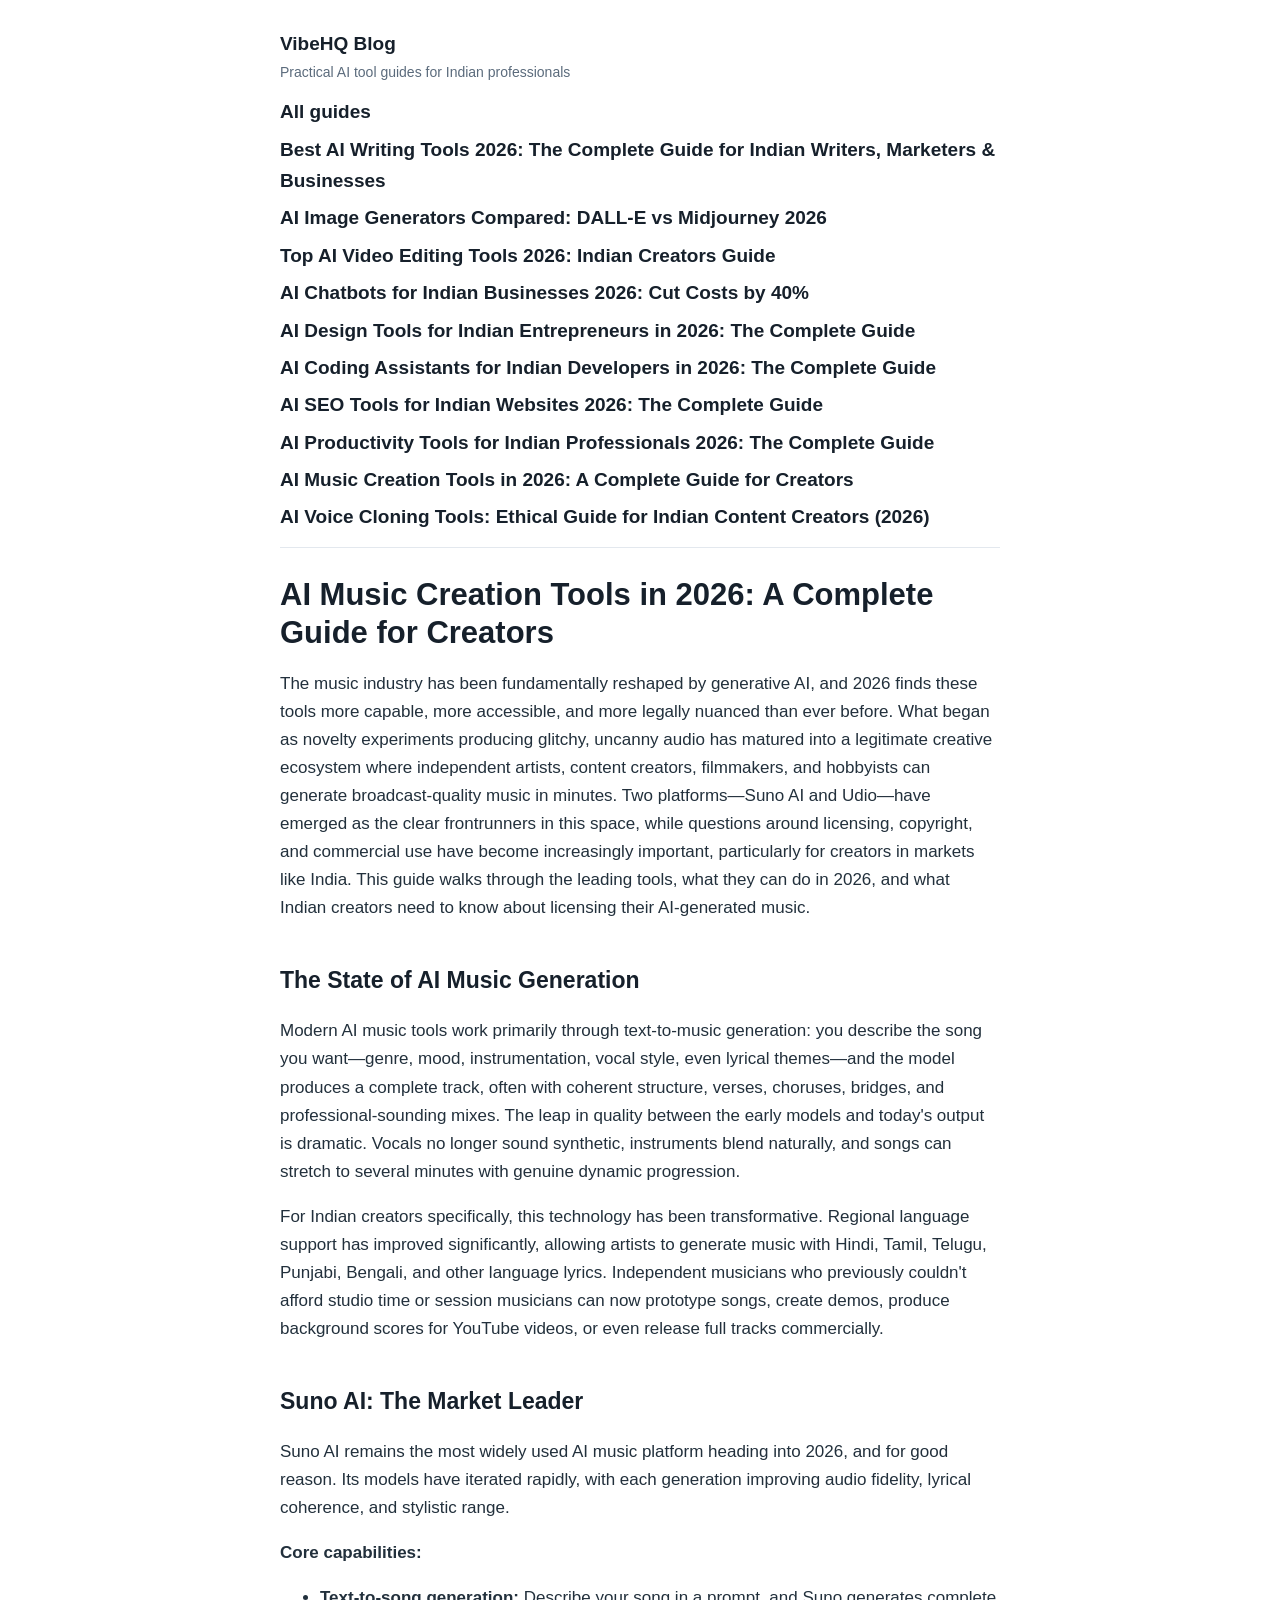
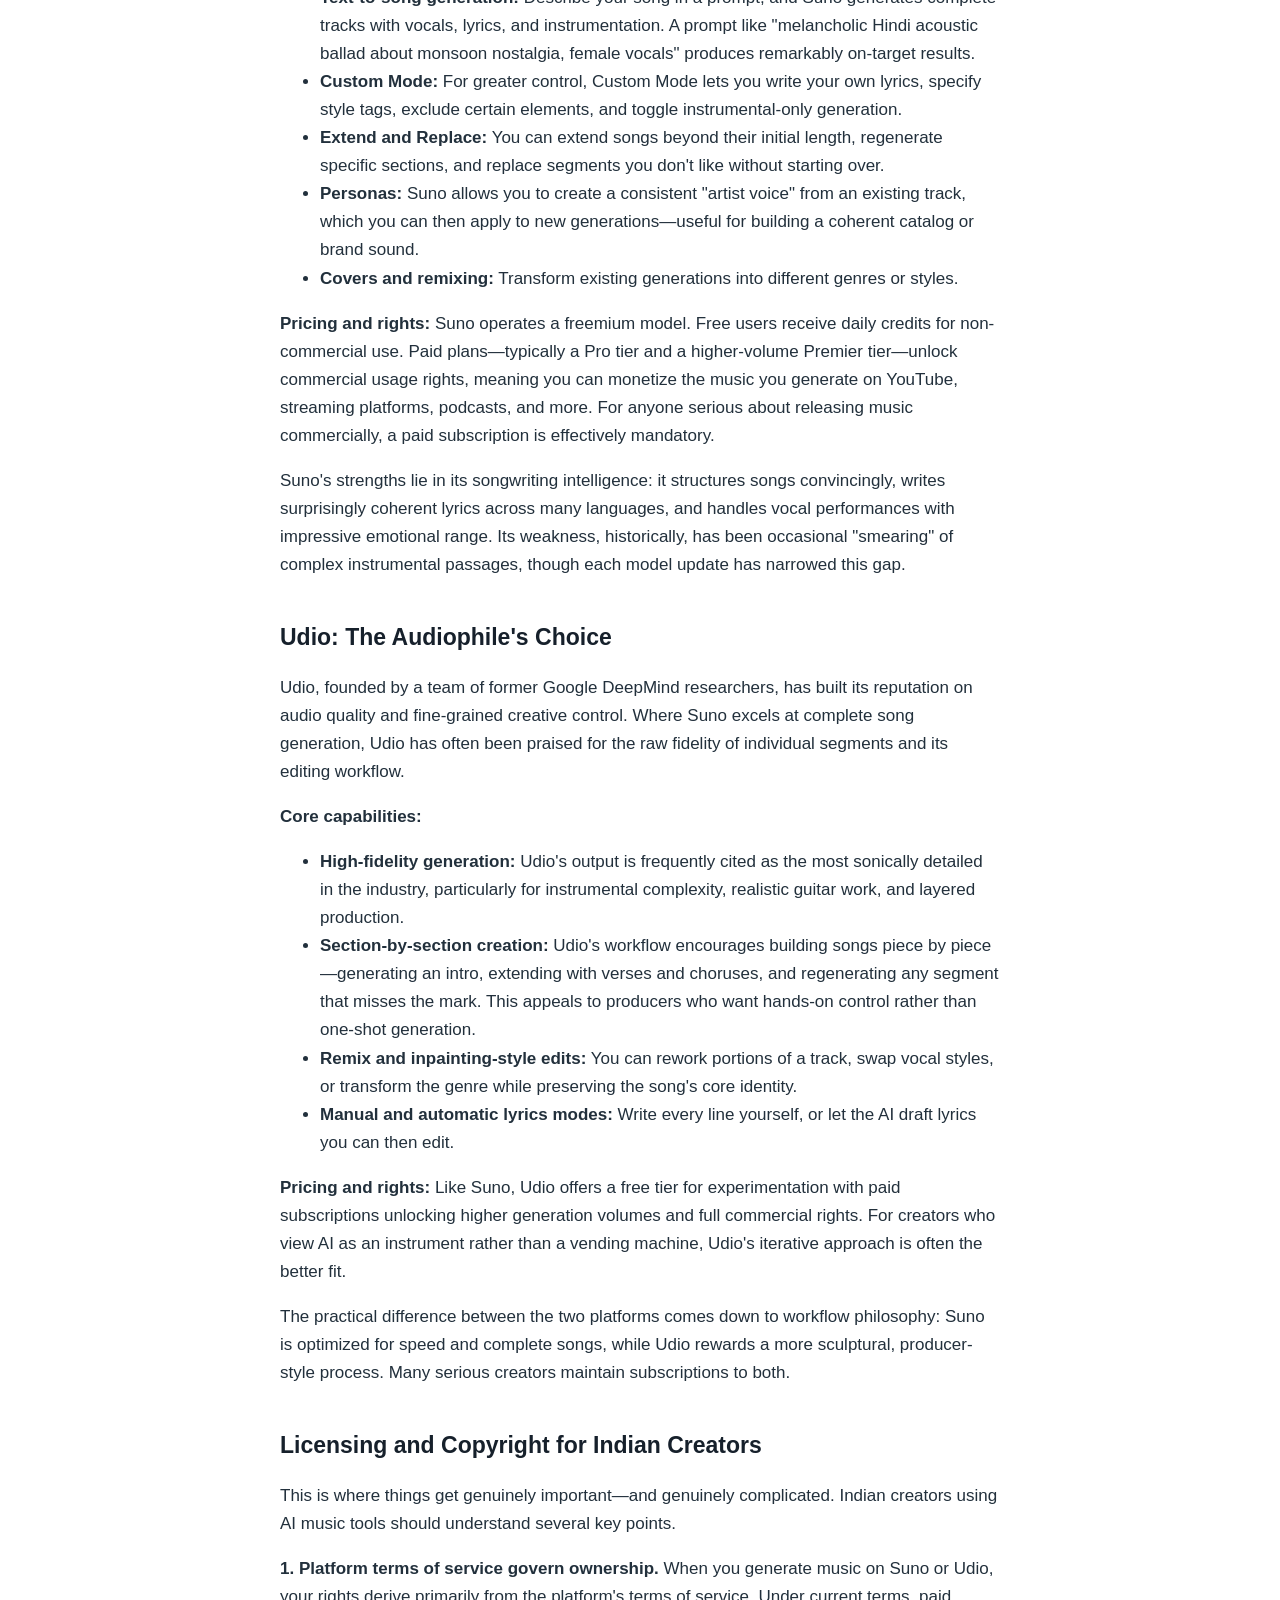
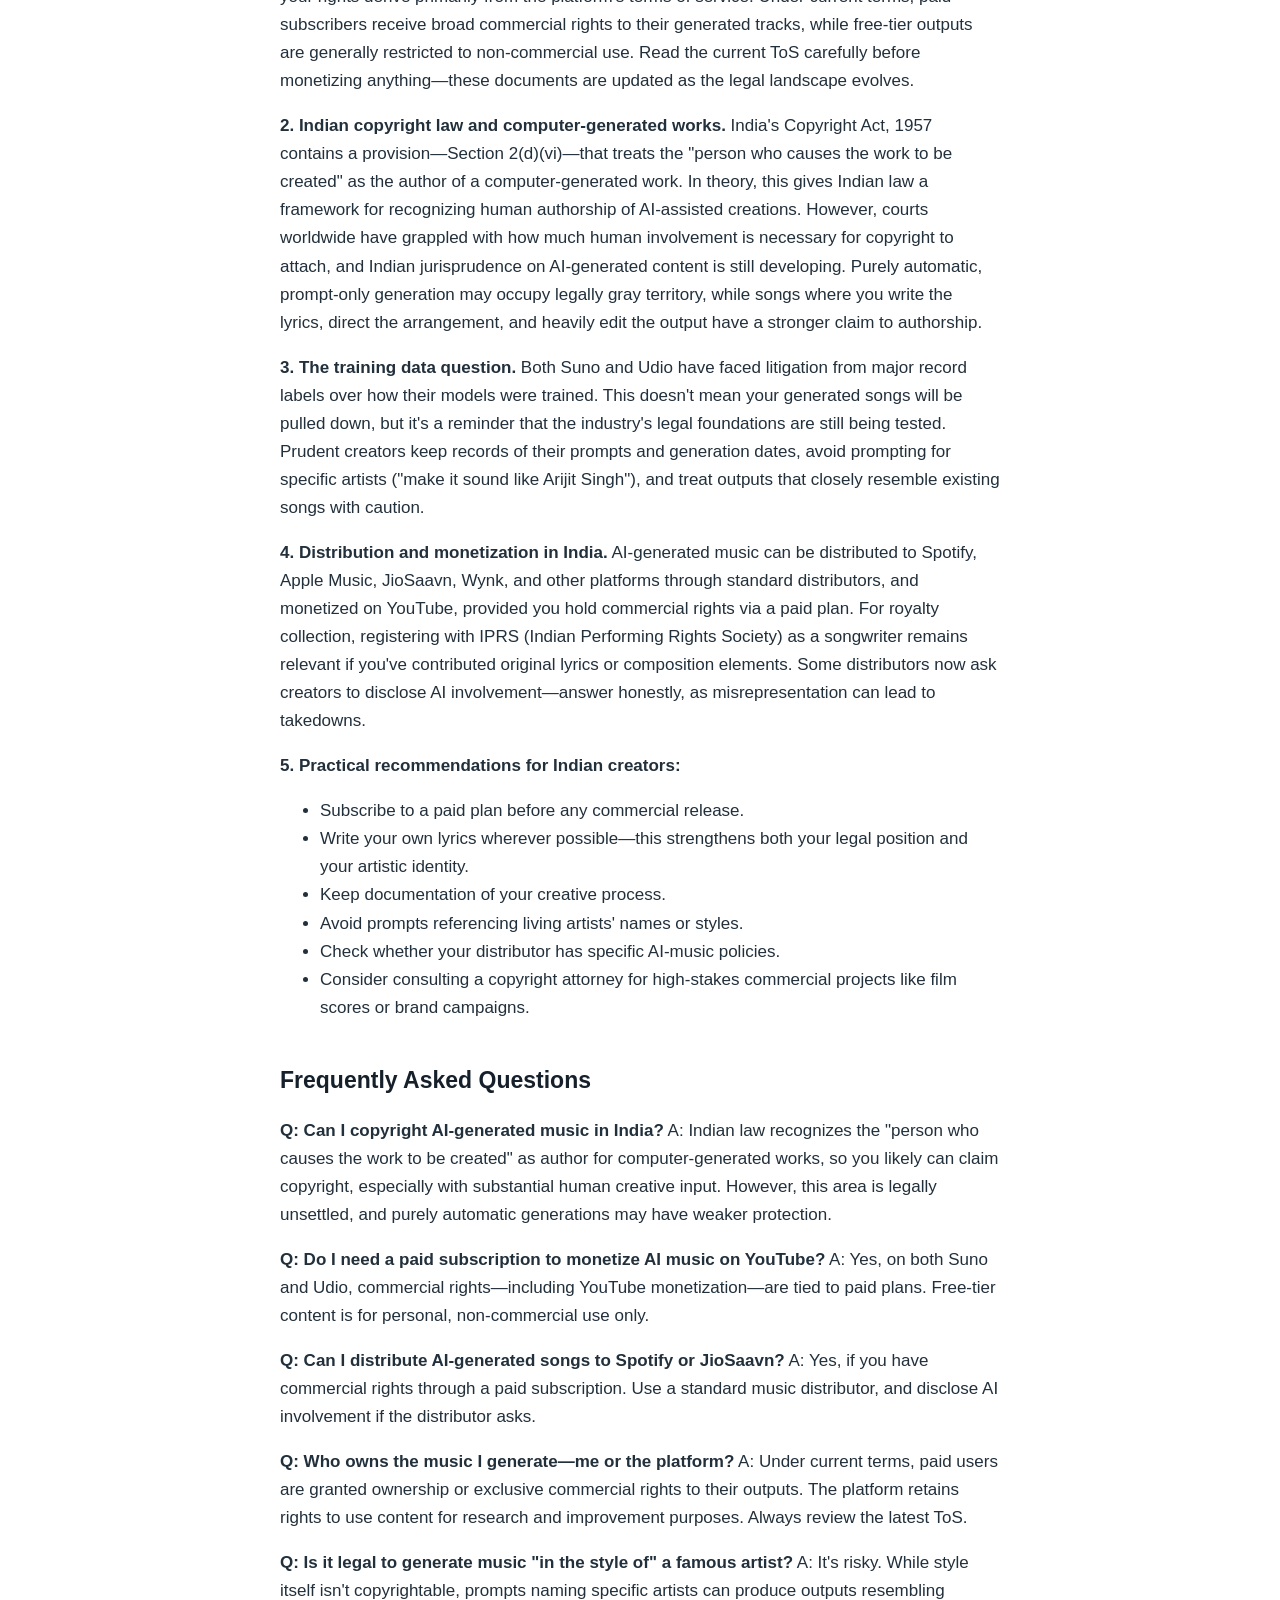
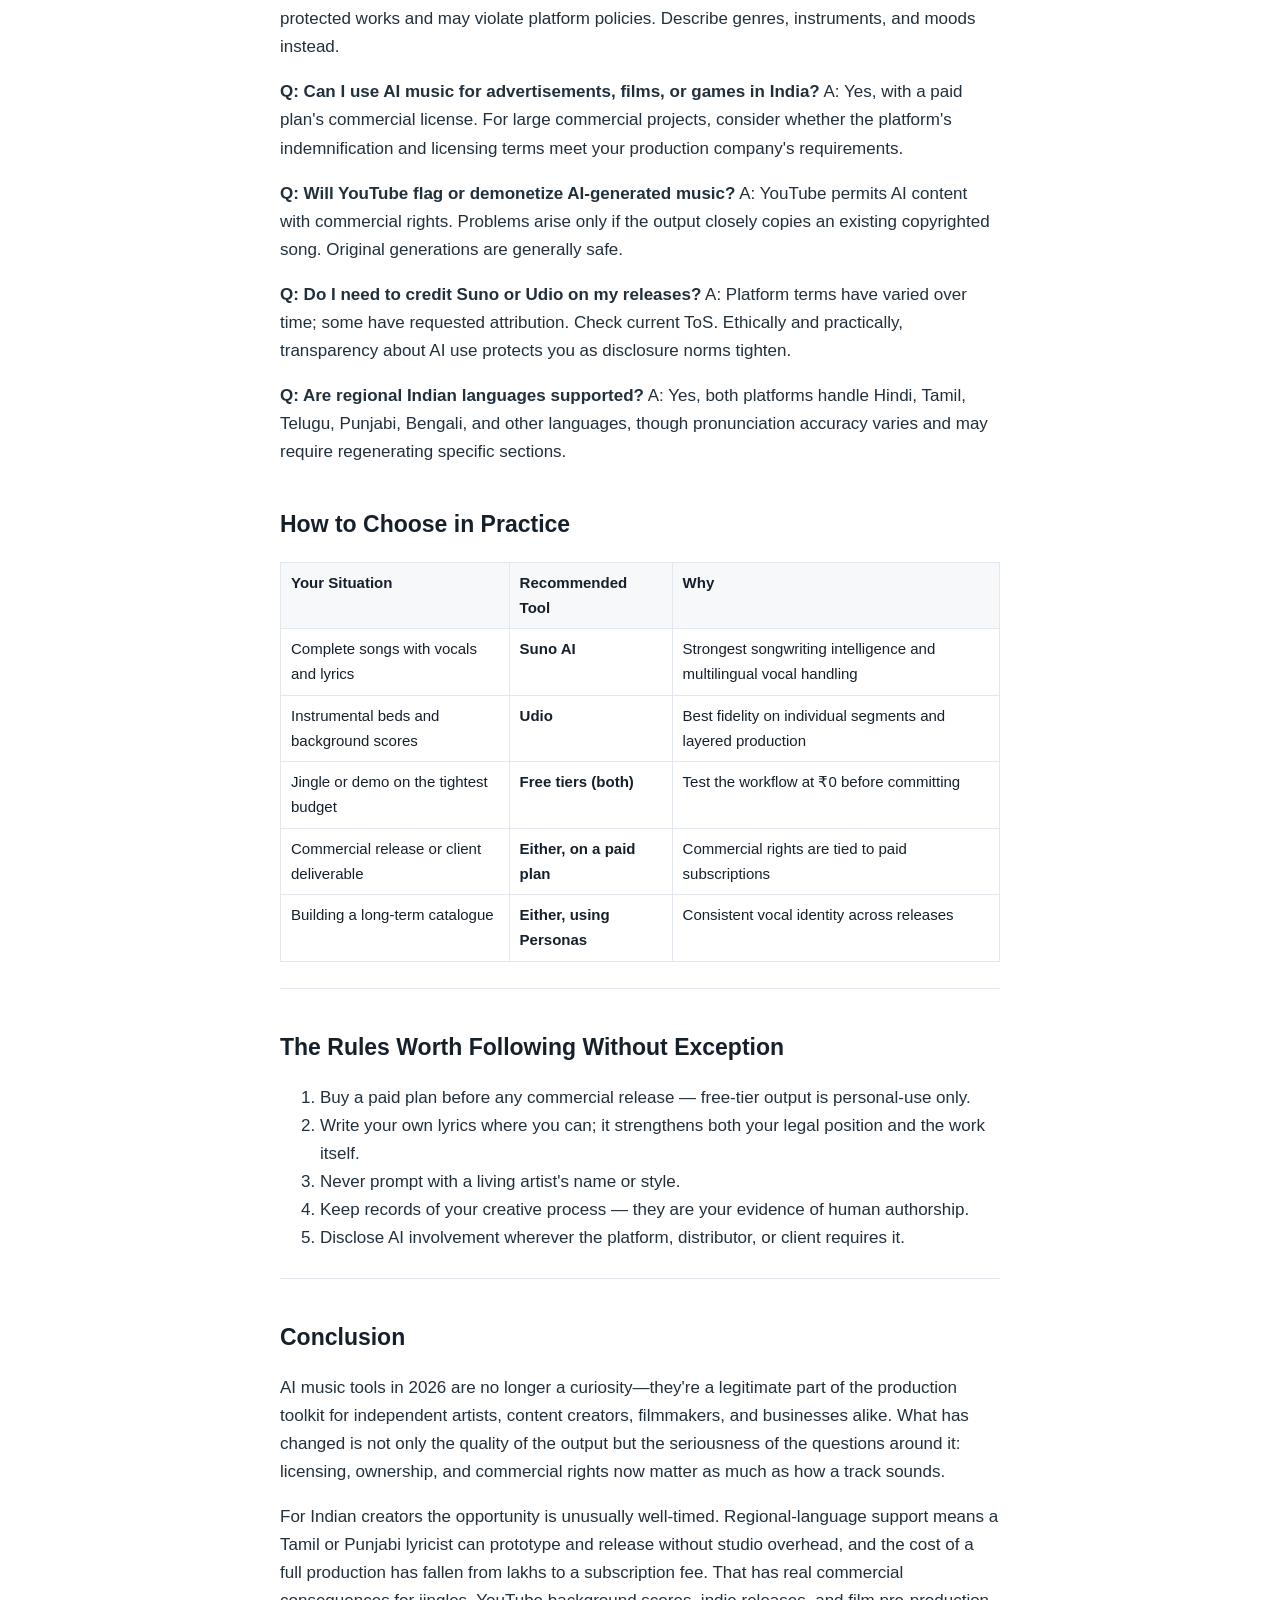
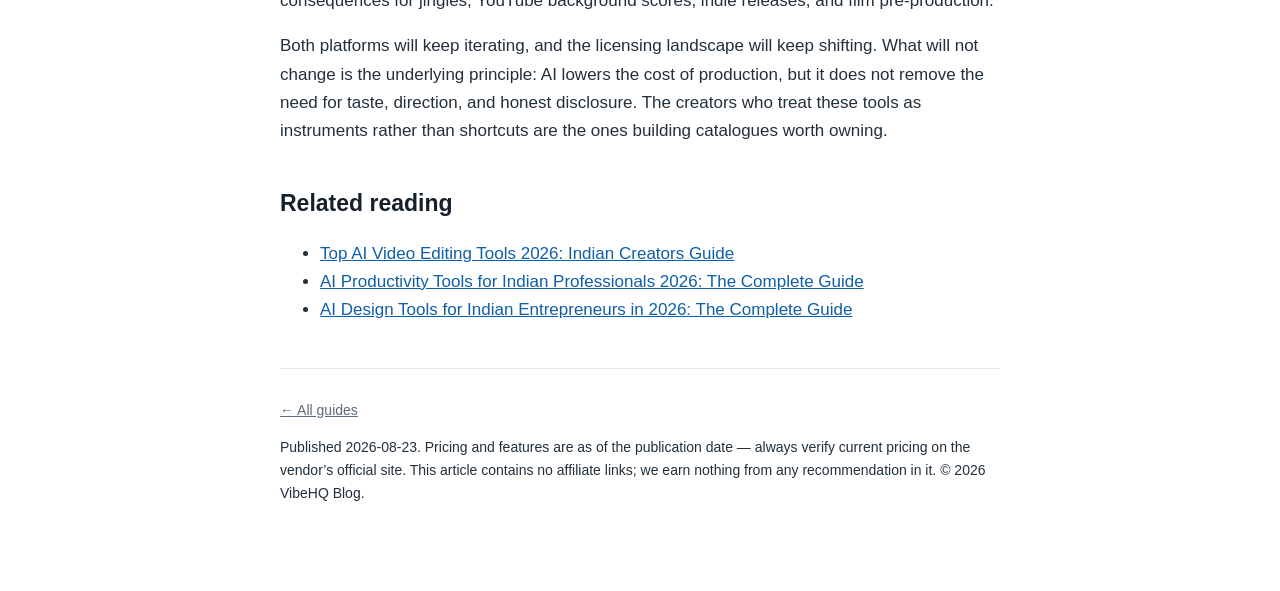
<file: site/ai-music-creation-tools.html>
<!DOCTYPE html>
<html lang="en-IN">
<head>
<meta charset="utf-8">
<meta name="viewport" content="width=device-width,initial-scale=1">
<title>AI Music Creation Tools in 2026: A Complete Guide for Creators</title>
<meta name="description" content="The best AI music creation tools in 2026 — Suno AI and Udio compared on sound quality, pricing and licensing for Indian creators and businesses.">
<link rel="canonical" href="https://vibehq-blog.onrender.com/ai-music-creation-tools.html">
<meta property="og:type" content="article">
<meta property="og:title" content="AI Music Creation Tools in 2026: A Complete Guide for Creators">
<meta property="og:description" content="The best AI music creation tools in 2026 — Suno AI and Udio compared on sound quality, pricing and licensing for Indian creators and businesses.">
<meta property="og:url" content="https://vibehq-blog.onrender.com/ai-music-creation-tools.html">
<meta name="twitter:card" content="summary_large_image">
<meta name="twitter:title" content="AI Music Creation Tools in 2026: A Complete Guide for Creators">
<meta name="twitter:description" content="The best AI music creation tools in 2026 — Suno AI and Udio compared on sound quality, pricing and licensing for Indian creators and businesses.">
<link rel="icon" type="image/svg+xml" href="favicon.svg">
<link rel="stylesheet" href="style.css">
<script type="application/ld+json">{"@context": "https://schema.org", "@type": "Article", "headline": "AI Music Creation Tools in 2026: A Complete Guide for Creators", "description": "The best AI music creation tools in 2026 — Suno AI and Udio compared on sound quality, pricing and licensing for Indian creators and businesses.", "datePublished": "2026-08-23", "inLanguage": "en-IN", "author": {"@type": "Organization", "name": "VibeHQ Blog"}, "mainEntityOfPage": "https://vibehq-blog.onrender.com/ai-music-creation-tools.html", "keywords": "AI music generation, Suno AI review, Udio vs Suno, AI music licensing India"}</script>
</head>
<body>
<div class="wrap">
<header class="site"><div class="bar"><a class="brand" href="index.html">VibeHQ Blog</a><button class="menu-toggle" type="button" aria-expanded="false" aria-controls="site-nav" aria-label="Open menu">&#9776;</button></div><span>Practical AI tool guides for Indian professionals</span>
<nav id="site-nav" class="nav"><ul class="nav-list"><li><a href="index.html">All guides</a></li>
<li><a href="best-ai-writing-tools-2026.html">Best AI Writing Tools 2026: The Complete Guide for Indian Writers, Marketers &amp; Businesses</a></li>
<li><a href="ai-image-generators-compared.html">AI Image Generators Compared: DALL-E vs Midjourney 2026</a></li>
<li><a href="ai-video-editing-tools.html">Top AI Video Editing Tools 2026: Indian Creators Guide</a></li>
<li><a href="ai-chatbots-business.html">AI Chatbots for Indian Businesses 2026: Cut Costs by 40%</a></li>
<li><a href="ai-design-tools.html">AI Design Tools for Indian Entrepreneurs in 2026: The Complete Guide</a></li>
<li><a href="ai-coding-assistants.html">AI Coding Assistants for Indian Developers in 2026: The Complete Guide</a></li>
<li><a href="ai-seo-tools.html">AI SEO Tools for Indian Websites 2026: The Complete Guide</a></li>
<li><a href="ai-productivity-tools.html">AI Productivity Tools for Indian Professionals 2026: The Complete Guide</a></li>
<li><a href="ai-music-creation-tools.html" aria-current="page">AI Music Creation Tools in 2026: A Complete Guide for Creators</a></li>
<li><a href="ai-voice-cloning-tools.html">AI Voice Cloning Tools: Ethical Guide for Indian Content Creators (2026)</a></li></ul></nav></header>
<main>
<article>
<h1>AI Music Creation Tools in 2026: A Complete Guide for Creators</h1>
<p>The music industry has been fundamentally reshaped by generative AI, and 2026 finds these tools more capable, more accessible, and more legally nuanced than ever before. What began as novelty experiments producing glitchy, uncanny audio has matured into a legitimate creative ecosystem where independent artists, content creators, filmmakers, and hobbyists can generate broadcast-quality music in minutes. Two platforms—Suno AI and Udio—have emerged as the clear frontrunners in this space, while questions around licensing, copyright, and commercial use have become increasingly important, particularly for creators in markets like India. This guide walks through the leading tools, what they can do in 2026, and what Indian creators need to know about licensing their AI-generated music.</p>
<h2>The State of AI Music Generation</h2>
<p>Modern AI music tools work primarily through text-to-music generation: you describe the song you want—genre, mood, instrumentation, vocal style, even lyrical themes—and the model produces a complete track, often with coherent structure, verses, choruses, bridges, and professional-sounding mixes. The leap in quality between the early models and today's output is dramatic. Vocals no longer sound synthetic, instruments blend naturally, and songs can stretch to several minutes with genuine dynamic progression.</p>
<p>For Indian creators specifically, this technology has been transformative. Regional language support has improved significantly, allowing artists to generate music with Hindi, Tamil, Telugu, Punjabi, Bengali, and other language lyrics. Independent musicians who previously couldn't afford studio time or session musicians can now prototype songs, create demos, produce background scores for YouTube videos, or even release full tracks commercially.</p>
<h2>Suno AI: The Market Leader</h2>
<p>Suno AI remains the most widely used AI music platform heading into 2026, and for good reason. Its models have iterated rapidly, with each generation improving audio fidelity, lyrical coherence, and stylistic range.</p>
<p><strong>Core capabilities:</strong></p>
<ul>
<li><strong>Text-to-song generation:</strong> Describe your song in a prompt, and Suno generates complete tracks with vocals, lyrics, and instrumentation. A prompt like "melancholic Hindi acoustic ballad about monsoon nostalgia, female vocals" produces remarkably on-target results.</li>
<li><strong>Custom Mode:</strong> For greater control, Custom Mode lets you write your own lyrics, specify style tags, exclude certain elements, and toggle instrumental-only generation.</li>
<li><strong>Extend and Replace:</strong> You can extend songs beyond their initial length, regenerate specific sections, and replace segments you don't like without starting over.</li>
<li><strong>Personas:</strong> Suno allows you to create a consistent "artist voice" from an existing track, which you can then apply to new generations—useful for building a coherent catalog or brand sound.</li>
<li><strong>Covers and remixing:</strong> Transform existing generations into different genres or styles.</li>
</ul>
<p><strong>Pricing and rights:</strong> Suno operates a freemium model. Free users receive daily credits for non-commercial use. Paid plans—typically a Pro tier and a higher-volume Premier tier—unlock commercial usage rights, meaning you can monetize the music you generate on YouTube, streaming platforms, podcasts, and more. For anyone serious about releasing music commercially, a paid subscription is effectively mandatory.</p>
<p>Suno's strengths lie in its songwriting intelligence: it structures songs convincingly, writes surprisingly coherent lyrics across many languages, and handles vocal performances with impressive emotional range. Its weakness, historically, has been occasional "smearing" of complex instrumental passages, though each model update has narrowed this gap.</p>
<h2>Udio: The Audiophile's Choice</h2>
<p>Udio, founded by a team of former Google DeepMind researchers, has built its reputation on audio quality and fine-grained creative control. Where Suno excels at complete song generation, Udio has often been praised for the raw fidelity of individual segments and its editing workflow.</p>
<p><strong>Core capabilities:</strong></p>
<ul>
<li><strong>High-fidelity generation:</strong> Udio's output is frequently cited as the most sonically detailed in the industry, particularly for instrumental complexity, realistic guitar work, and layered production.</li>
<li><strong>Section-by-section creation:</strong> Udio's workflow encourages building songs piece by piece—generating an intro, extending with verses and choruses, and regenerating any segment that misses the mark. This appeals to producers who want hands-on control rather than one-shot generation.</li>
<li><strong>Remix and inpainting-style edits:</strong> You can rework portions of a track, swap vocal styles, or transform the genre while preserving the song's core identity.</li>
<li><strong>Manual and automatic lyrics modes:</strong> Write every line yourself, or let the AI draft lyrics you can then edit.</li>
</ul>
<p><strong>Pricing and rights:</strong> Like Suno, Udio offers a free tier for experimentation with paid subscriptions unlocking higher generation volumes and full commercial rights. For creators who view AI as an instrument rather than a vending machine, Udio's iterative approach is often the better fit.</p>
<p>The practical difference between the two platforms comes down to workflow philosophy: Suno is optimized for speed and complete songs, while Udio rewards a more sculptural, producer-style process. Many serious creators maintain subscriptions to both.</p>
<h2>Licensing and Copyright for Indian Creators</h2>
<p>This is where things get genuinely important—and genuinely complicated. Indian creators using AI music tools should understand several key points.</p>
<p><strong>1. Platform terms of service govern ownership.</strong> When you generate music on Suno or Udio, your rights derive primarily from the platform's terms of service. Under current terms, paid subscribers receive broad commercial rights to their generated tracks, while free-tier outputs are generally restricted to non-commercial use. Read the current ToS carefully before monetizing anything—these documents are updated as the legal landscape evolves.</p>
<p><strong>2. Indian copyright law and computer-generated works.</strong> India's Copyright Act, 1957 contains a provision—Section 2(d)(vi)—that treats the "person who causes the work to be created" as the author of a computer-generated work. In theory, this gives Indian law a framework for recognizing human authorship of AI-assisted creations. However, courts worldwide have grappled with how much human involvement is necessary for copyright to attach, and Indian jurisprudence on AI-generated content is still developing. Purely automatic, prompt-only generation may occupy legally gray territory, while songs where you write the lyrics, direct the arrangement, and heavily edit the output have a stronger claim to authorship.</p>
<p><strong>3. The training data question.</strong> Both Suno and Udio have faced litigation from major record labels over how their models were trained. This doesn't mean your generated songs will be pulled down, but it's a reminder that the industry's legal foundations are still being tested. Prudent creators keep records of their prompts and generation dates, avoid prompting for specific artists ("make it sound like Arijit Singh"), and treat outputs that closely resemble existing songs with caution.</p>
<p><strong>4. Distribution and monetization in India.</strong> AI-generated music can be distributed to Spotify, Apple Music, JioSaavn, Wynk, and other platforms through standard distributors, and monetized on YouTube, provided you hold commercial rights via a paid plan. For royalty collection, registering with IPRS (Indian Performing Rights Society) as a songwriter remains relevant if you've contributed original lyrics or composition elements. Some distributors now ask creators to disclose AI involvement—answer honestly, as misrepresentation can lead to takedowns.</p>
<p><strong>5. Practical recommendations for Indian creators:</strong></p>
<ul>
<li>Subscribe to a paid plan before any commercial release.</li>
<li>Write your own lyrics wherever possible—this strengthens both your legal position and your artistic identity.</li>
<li>Keep documentation of your creative process.</li>
<li>Avoid prompts referencing living artists' names or styles.</li>
<li>Check whether your distributor has specific AI-music policies.</li>
<li>Consider consulting a copyright attorney for high-stakes commercial projects like film scores or brand campaigns.</li>
</ul>
<h2>Frequently Asked Questions</h2>
<p><strong>Q: Can I copyright AI-generated music in India?</strong>
A: Indian law recognizes the "person who causes the work to be created" as author for computer-generated works, so you likely can claim copyright, especially with substantial human creative input. However, this area is legally unsettled, and purely automatic generations may have weaker protection.</p>
<p><strong>Q: Do I need a paid subscription to monetize AI music on YouTube?</strong>
A: Yes, on both Suno and Udio, commercial rights—including YouTube monetization—are tied to paid plans. Free-tier content is for personal, non-commercial use only.</p>
<p><strong>Q: Can I distribute AI-generated songs to Spotify or JioSaavn?</strong>
A: Yes, if you have commercial rights through a paid subscription. Use a standard music distributor, and disclose AI involvement if the distributor asks.</p>
<p><strong>Q: Who owns the music I generate—me or the platform?</strong>
A: Under current terms, paid users are granted ownership or exclusive commercial rights to their outputs. The platform retains rights to use content for research and improvement purposes. Always review the latest ToS.</p>
<p><strong>Q: Is it legal to generate music "in the style of" a famous artist?</strong>
A: It's risky. While style itself isn't copyrightable, prompts naming specific artists can produce outputs resembling protected works and may violate platform policies. Describe genres, instruments, and moods instead.</p>
<p><strong>Q: Can I use AI music for advertisements, films, or games in India?</strong>
A: Yes, with a paid plan's commercial license. For large commercial projects, consider whether the platform's indemnification and licensing terms meet your production company's requirements.</p>
<p><strong>Q: Will YouTube flag or demonetize AI-generated music?</strong>
A: YouTube permits AI content with commercial rights. Problems arise only if the output closely copies an existing copyrighted song. Original generations are generally safe.</p>
<p><strong>Q: Do I need to credit Suno or Udio on my releases?</strong>
A: Platform terms have varied over time; some have requested attribution. Check current ToS. Ethically and practically, transparency about AI use protects you as disclosure norms tighten.</p>
<p><strong>Q: Are regional Indian languages supported?</strong>
A: Yes, both platforms handle Hindi, Tamil, Telugu, Punjabi, Bengali, and other languages, though pronunciation accuracy varies and may require regenerating specific sections.</p>
<h2>How to Choose in Practice</h2>
<table>
<thead>
<tr>
<th>Your Situation</th>
<th>Recommended Tool</th>
<th>Why</th>
</tr>
</thead>
<tbody>
<tr>
<td>Complete songs with vocals and lyrics</td>
<td><strong>Suno AI</strong></td>
<td>Strongest songwriting intelligence and multilingual vocal handling</td>
</tr>
<tr>
<td>Instrumental beds and background scores</td>
<td><strong>Udio</strong></td>
<td>Best fidelity on individual segments and layered production</td>
</tr>
<tr>
<td>Jingle or demo on the tightest budget</td>
<td><strong>Free tiers (both)</strong></td>
<td>Test the workflow at ₹0 before committing</td>
</tr>
<tr>
<td>Commercial release or client deliverable</td>
<td><strong>Either, on a paid plan</strong></td>
<td>Commercial rights are tied to paid subscriptions</td>
</tr>
<tr>
<td>Building a long-term catalogue</td>
<td><strong>Either, using Personas</strong></td>
<td>Consistent vocal identity across releases</td>
</tr>
</tbody>
</table>
<hr />
<h2>The Rules Worth Following Without Exception</h2>
<ol>
<li>Buy a paid plan before any commercial release — free-tier output is personal-use only.</li>
<li>Write your own lyrics where you can; it strengthens both your legal position and the work itself.</li>
<li>Never prompt with a living artist's name or style.</li>
<li>Keep records of your creative process — they are your evidence of human authorship.</li>
<li>Disclose AI involvement wherever the platform, distributor, or client requires it.</li>
</ol>
<hr />
<h2>Conclusion</h2>
<p>AI music tools in 2026 are no longer a curiosity—they're a legitimate part of the production toolkit for independent artists, content creators, filmmakers, and businesses alike. What has changed is not only the quality of the output but the seriousness of the questions around it: licensing, ownership, and commercial rights now matter as much as how a track sounds.</p>
<p>For Indian creators the opportunity is unusually well-timed. Regional-language support means a Tamil or Punjabi lyricist can prototype and release without studio overhead, and the cost of a full production has fallen from lakhs to a subscription fee. That has real commercial consequences for jingles, YouTube background scores, indie releases, and film pre-production.</p>
<p>Both platforms will keep iterating, and the licensing landscape will keep shifting. What will not change is the underlying principle: AI lowers the cost of production, but it does not remove the need for taste, direction, and honest disclosure. The creators who treat these tools as instruments rather than shortcuts are the ones building catalogues worth owning.</p>
</article>
<section class="related">
<h2>Related reading</h2>
<ul>
<li><a href="ai-video-editing-tools.html">Top AI Video Editing Tools 2026: Indian Creators Guide</a></li>
<li><a href="ai-productivity-tools.html">AI Productivity Tools for Indian Professionals 2026: The Complete Guide</a></li>
<li><a href="ai-design-tools.html">AI Design Tools for Indian Entrepreneurs in 2026: The Complete Guide</a></li>
</ul>
</section>
</main>
<footer class="site">
<p><a href="index.html">&larr; All guides</a></p>
<p>Published 2026-08-23. Pricing and features are as of the publication date &mdash; always verify current pricing on the vendor&rsquo;s official site. This article contains no affiliate links; we earn nothing from any recommendation in it. &copy; 2026 VibeHQ Blog.</p>
</footer>
</div>
<script>
(function(){
  var b=document.querySelector('.menu-toggle'), n=document.getElementById('site-nav');
  if(!b||!n){return;}
  b.addEventListener('click',function(){
    var open=b.getAttribute('aria-expanded')==='true';
    b.setAttribute('aria-expanded', open?'false':'true');
    b.setAttribute('aria-label', open?'Open menu':'Close menu');
    n.classList.toggle('open',!open);
  });
})();
</script>
</body>
</html>
</file>
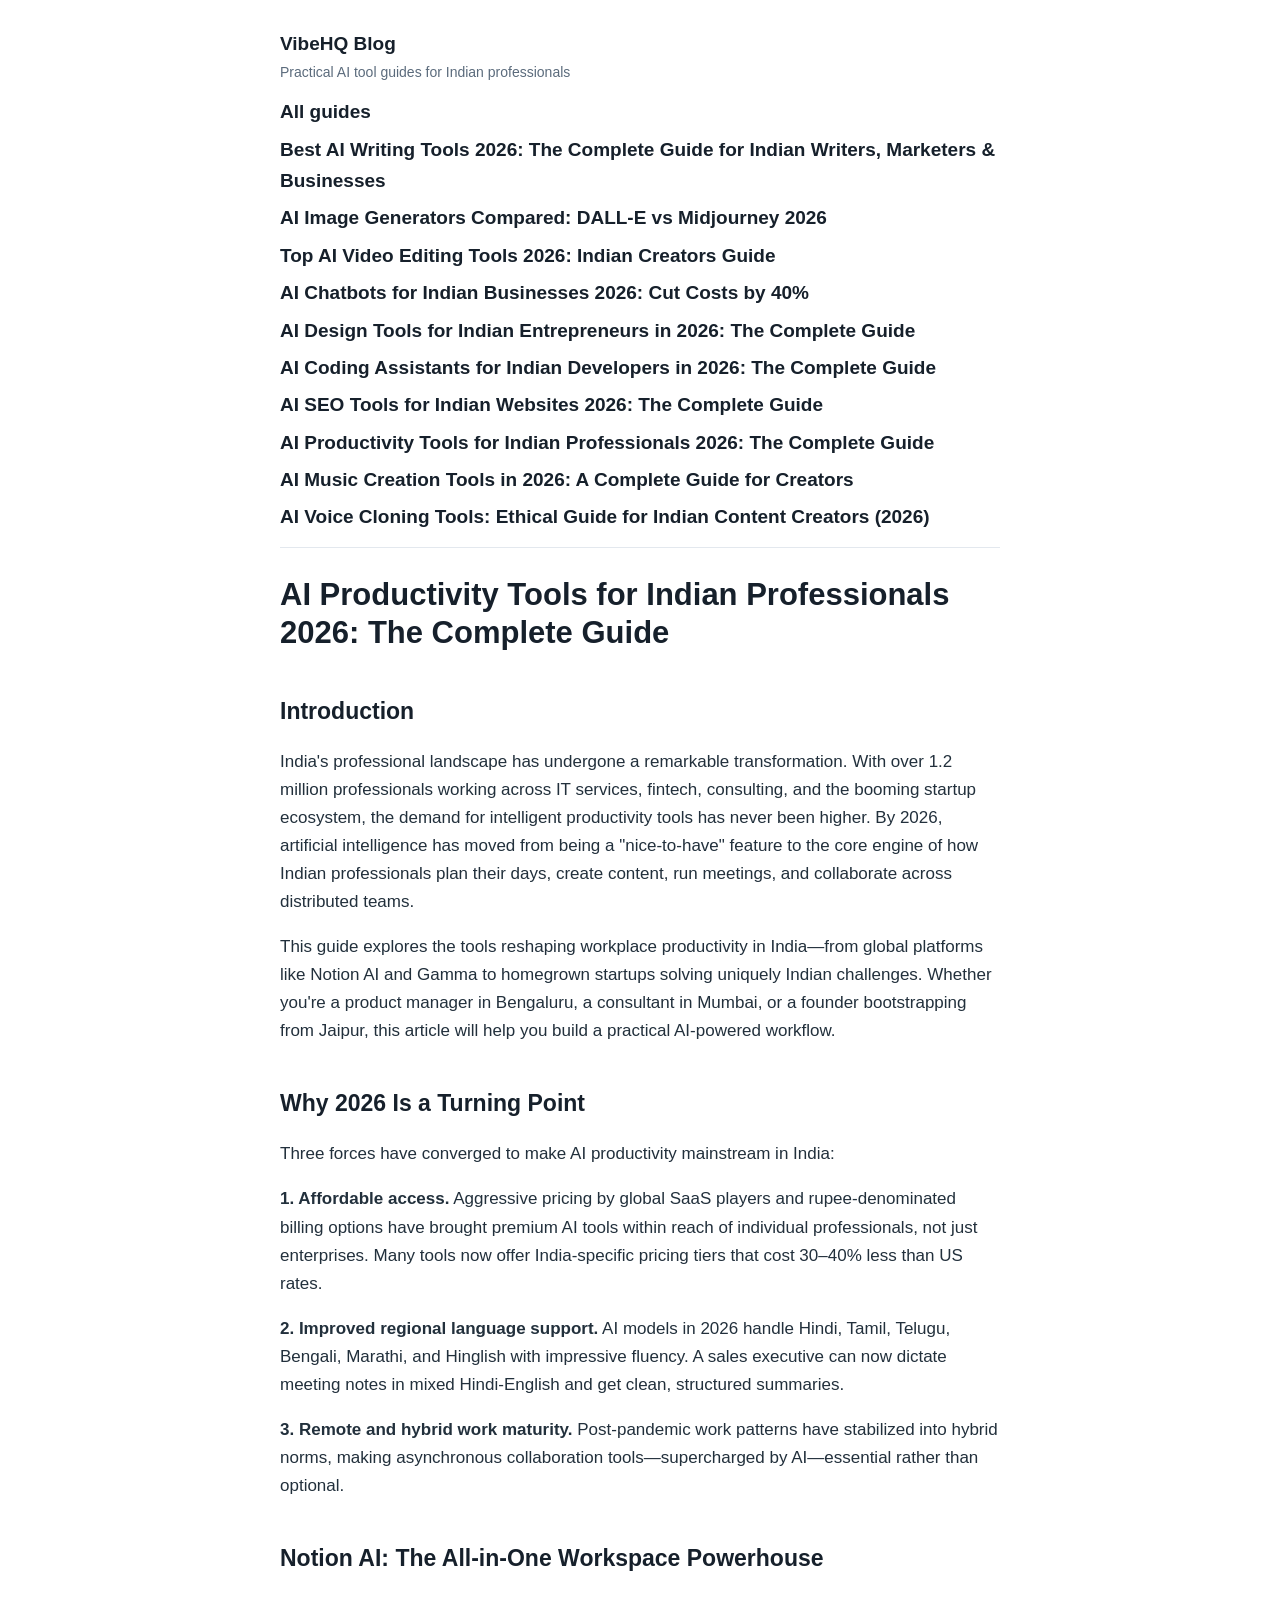
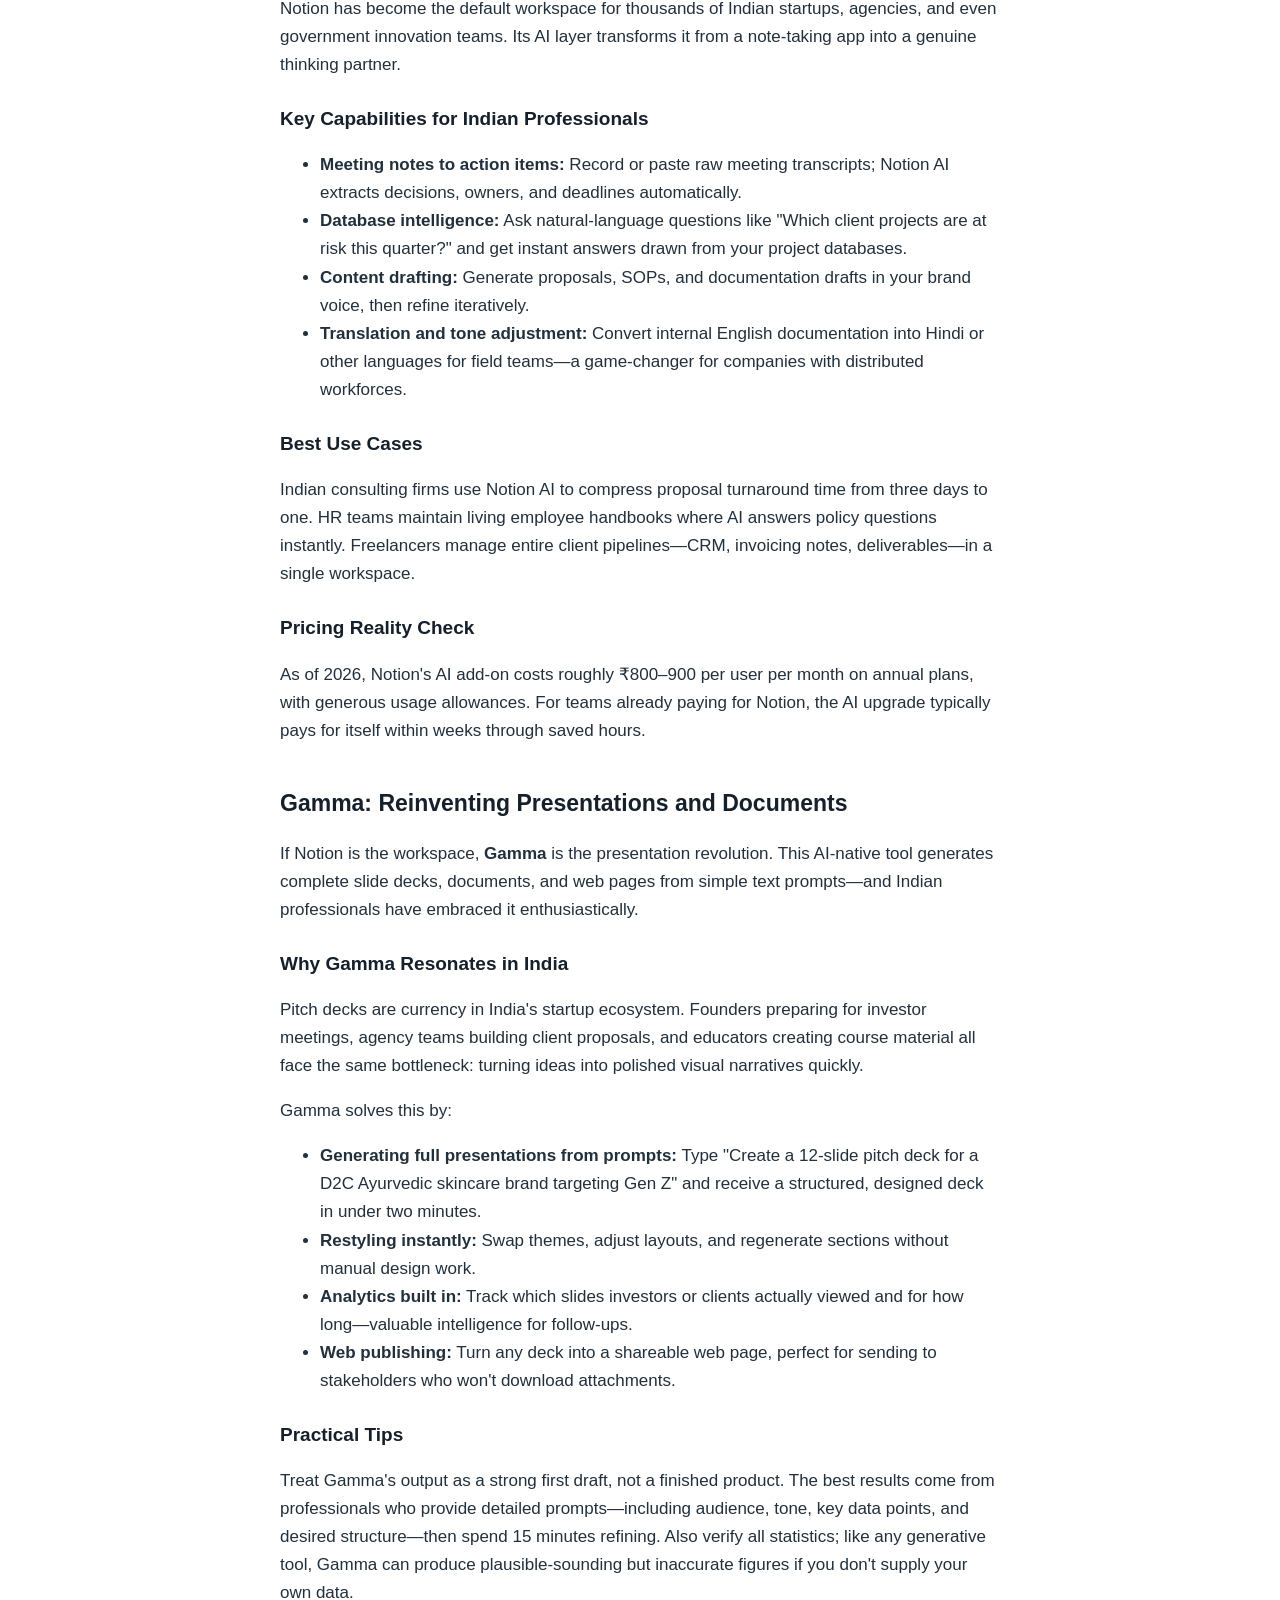
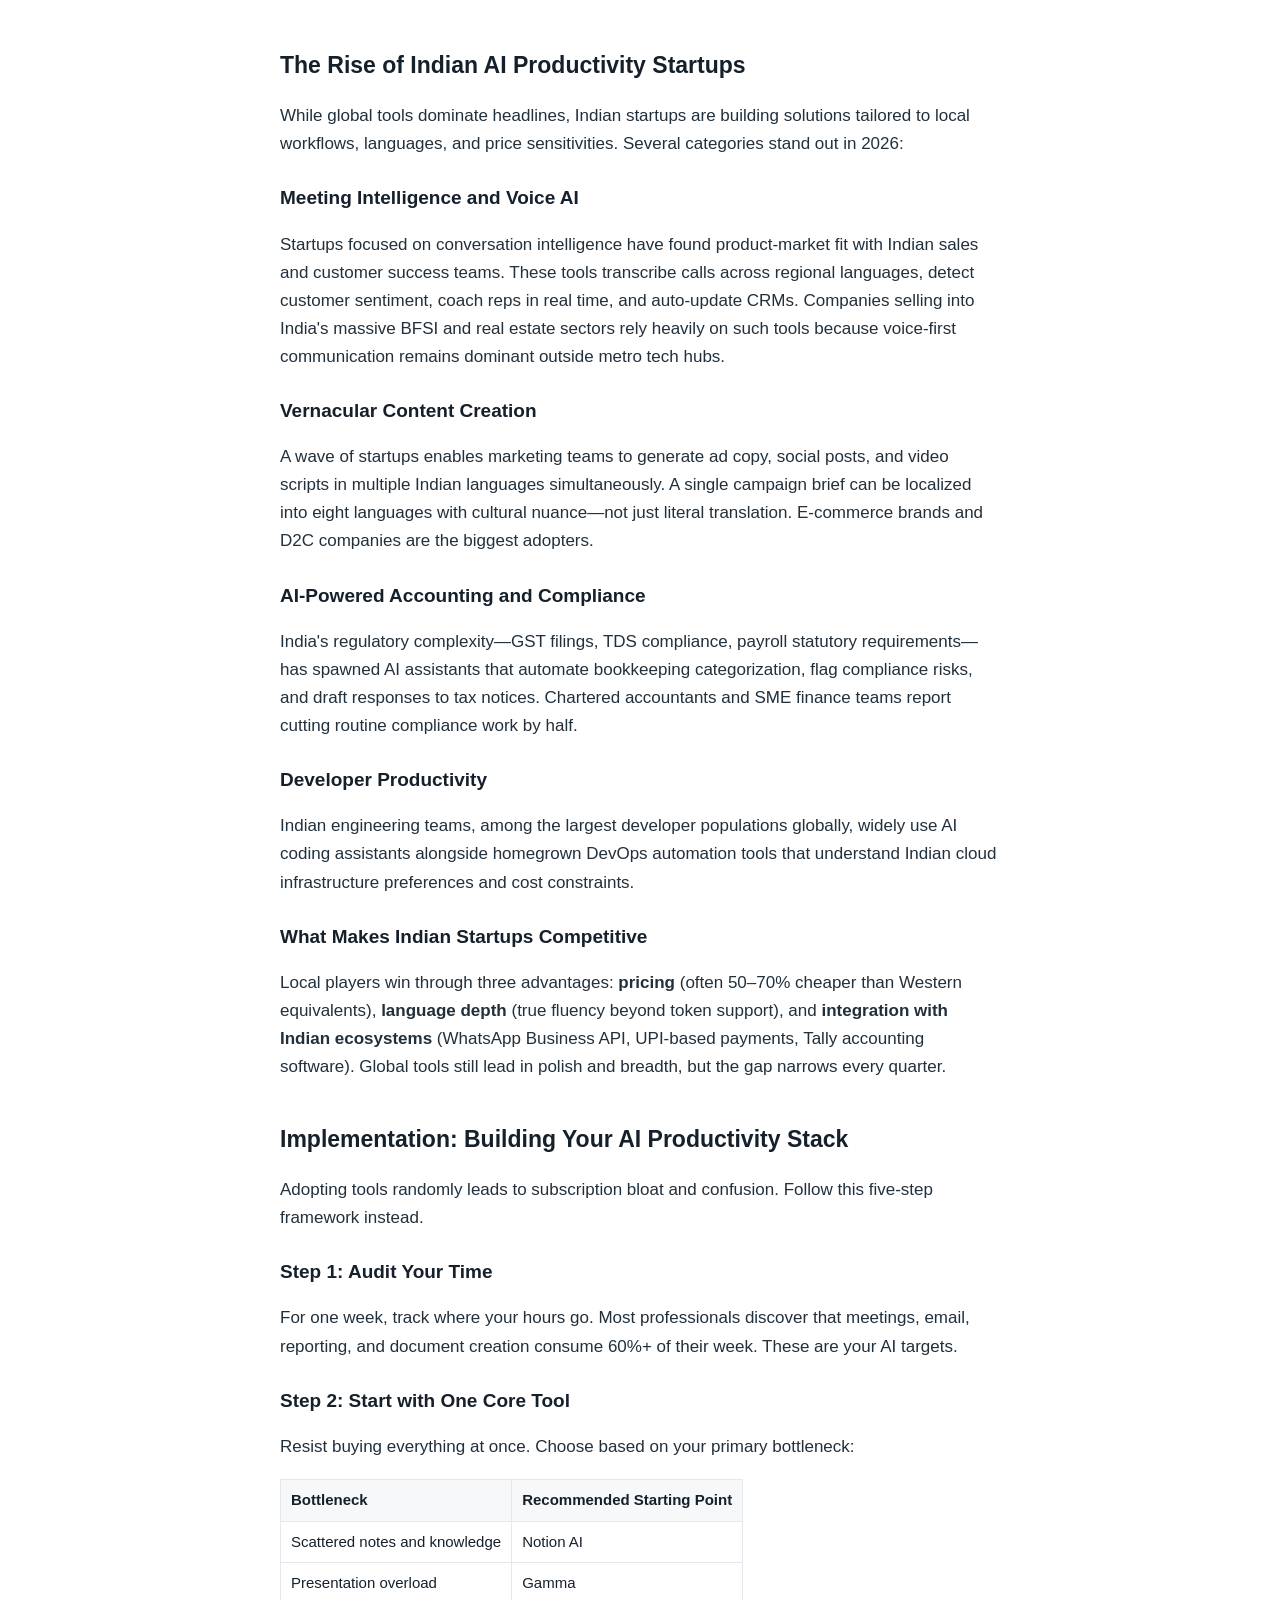
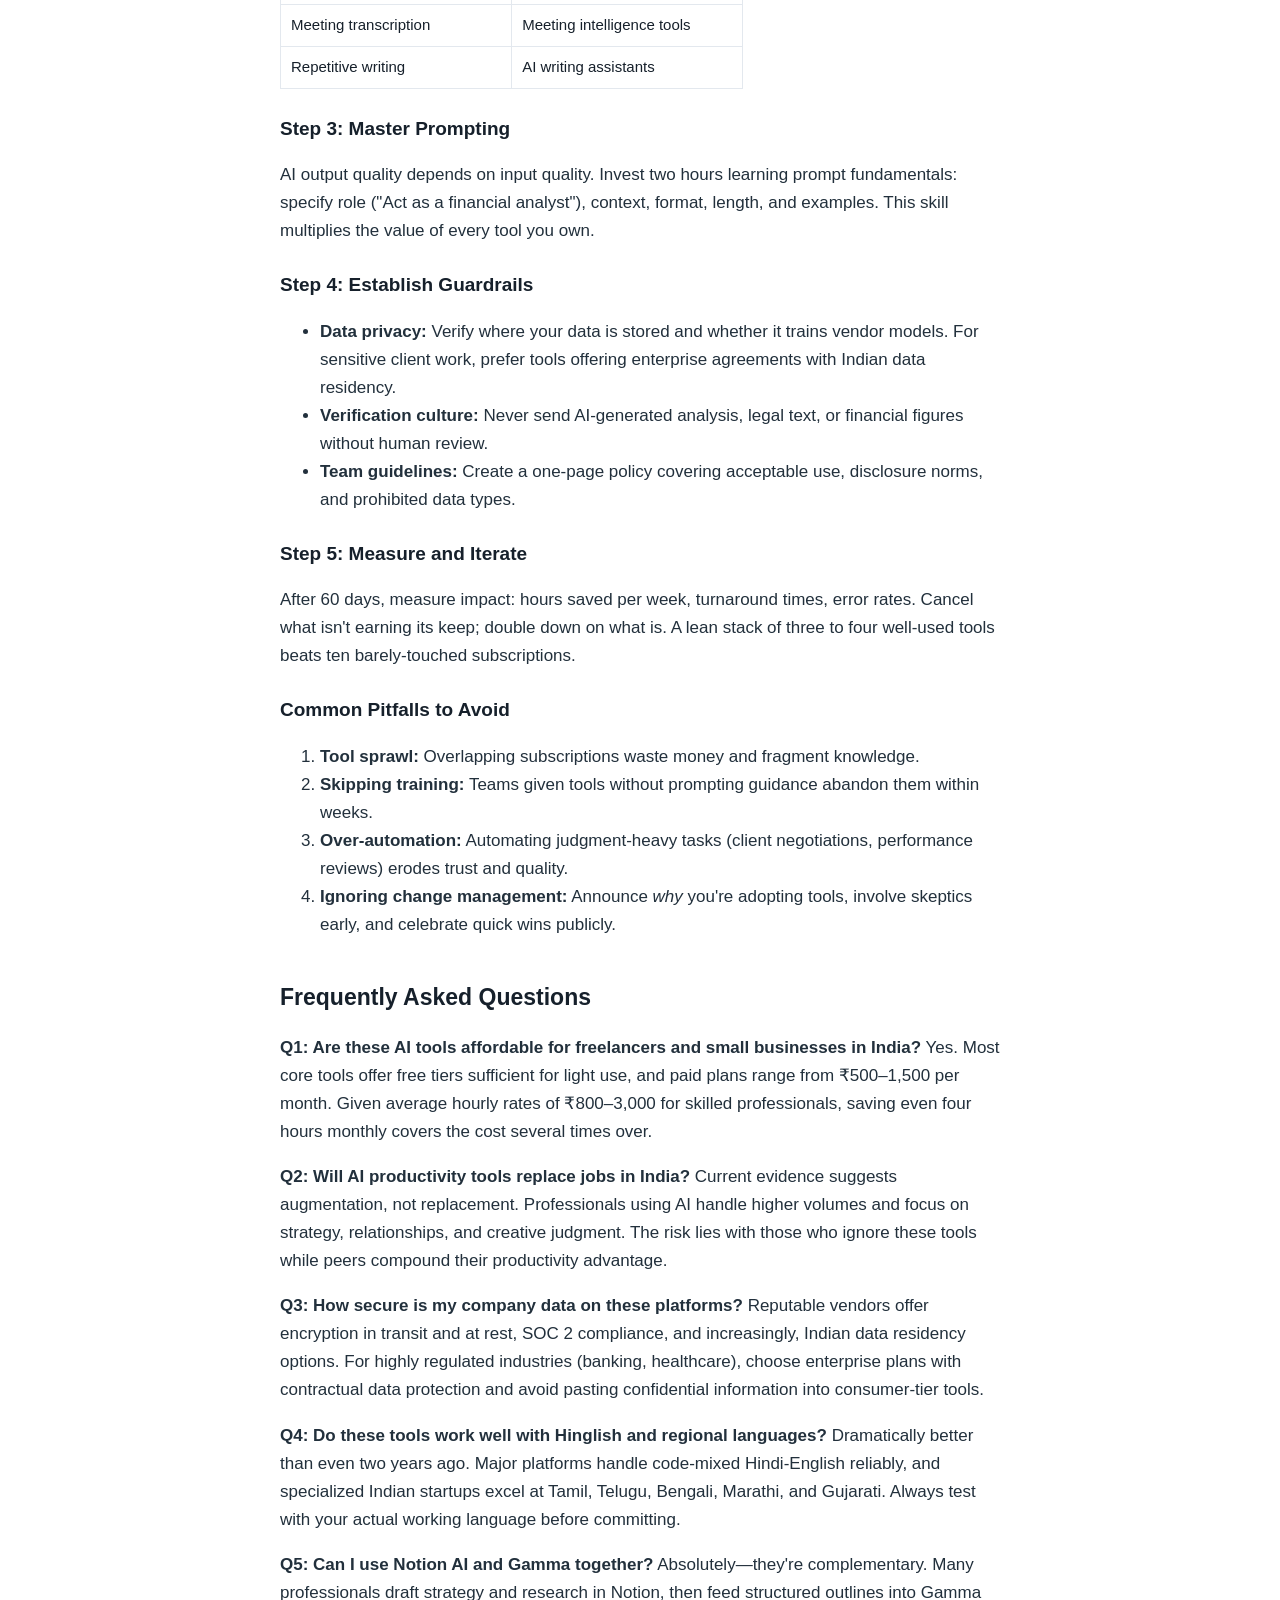
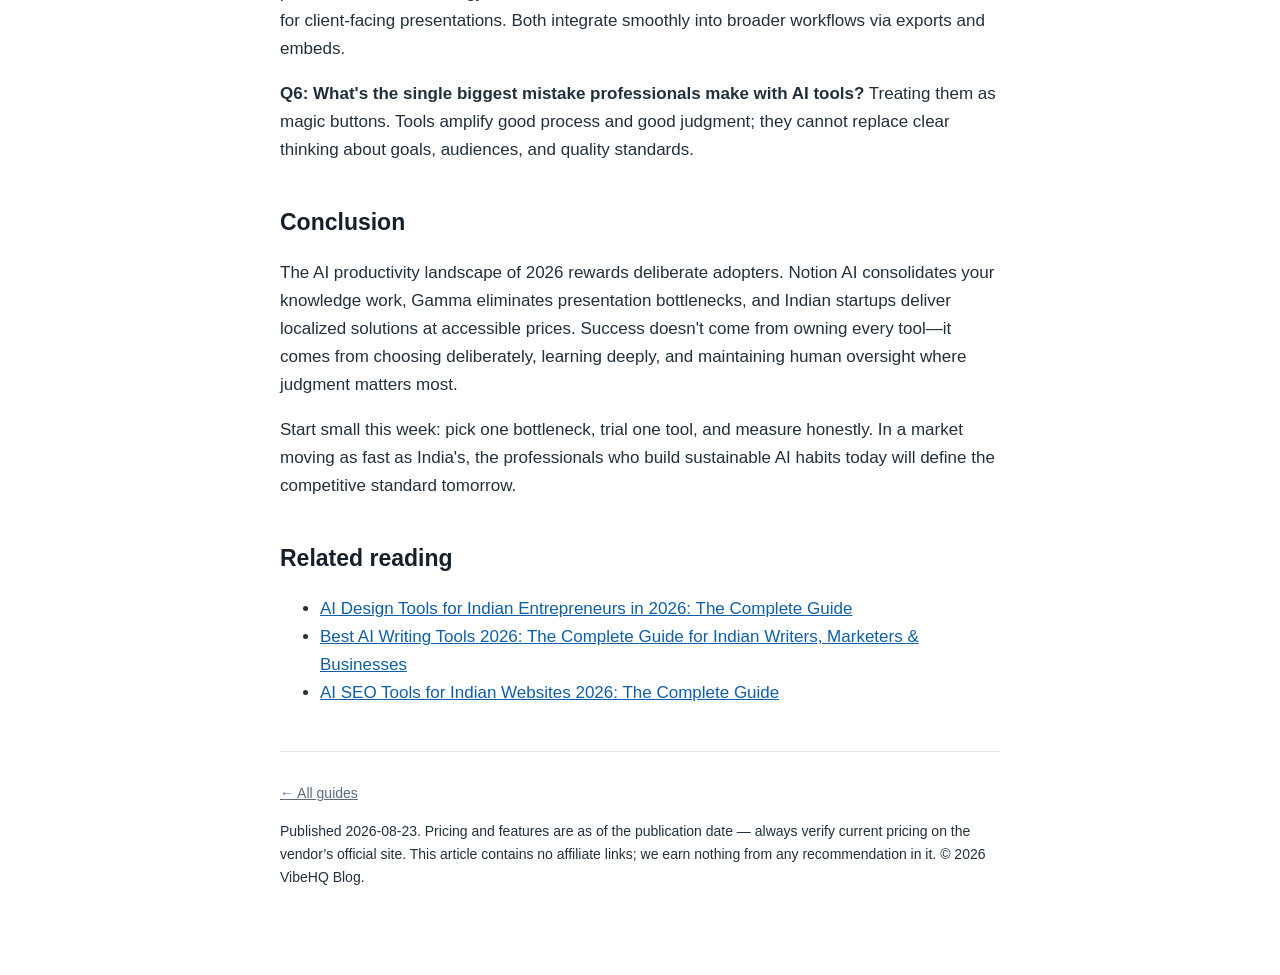
<file: site/ai-productivity-tools.html>
<!DOCTYPE html>
<html lang="en-IN">
<head>
<meta charset="utf-8">
<meta name="viewport" content="width=device-width,initial-scale=1">
<title>AI Productivity Tools for Indian Professionals 2026: The Complete Guide</title>
<meta name="description" content="The best AI productivity tools for Indian professionals in 2026 — Notion AI, Gamma and more, with pricing in rupees and everyday workflow examples.">
<link rel="canonical" href="https://vibehq-blog.onrender.com/ai-productivity-tools.html">
<meta property="og:type" content="article">
<meta property="og:title" content="AI Productivity Tools for Indian Professionals 2026: The Complete Guide">
<meta property="og:description" content="The best AI productivity tools for Indian professionals in 2026 — Notion AI, Gamma and more, with pricing in rupees and everyday workflow examples.">
<meta property="og:url" content="https://vibehq-blog.onrender.com/ai-productivity-tools.html">
<meta name="twitter:card" content="summary_large_image">
<meta name="twitter:title" content="AI Productivity Tools for Indian Professionals 2026: The Complete Guide">
<meta name="twitter:description" content="The best AI productivity tools for Indian professionals in 2026 — Notion AI, Gamma and more, with pricing in rupees and everyday workflow examples.">
<link rel="icon" type="image/svg+xml" href="favicon.svg">
<link rel="stylesheet" href="style.css">
<script type="application/ld+json">{"@context": "https://schema.org", "@type": "Article", "headline": "AI Productivity Tools for Indian Professionals 2026: The Complete Guide", "description": "The best AI productivity tools for Indian professionals in 2026 — Notion AI, Gamma and more, with pricing in rupees and everyday workflow examples.", "datePublished": "2026-08-23", "inLanguage": "en-IN", "author": {"@type": "Organization", "name": "VibeHQ Blog"}, "mainEntityOfPage": "https://vibehq-blog.onrender.com/ai-productivity-tools.html", "keywords": "AI productivity tools India, Notion AI pricing, Gamma app review, AI tools for professionals 2026"}</script>
</head>
<body>
<div class="wrap">
<header class="site"><div class="bar"><a class="brand" href="index.html">VibeHQ Blog</a><button class="menu-toggle" type="button" aria-expanded="false" aria-controls="site-nav" aria-label="Open menu">&#9776;</button></div><span>Practical AI tool guides for Indian professionals</span>
<nav id="site-nav" class="nav"><ul class="nav-list"><li><a href="index.html">All guides</a></li>
<li><a href="best-ai-writing-tools-2026.html">Best AI Writing Tools 2026: The Complete Guide for Indian Writers, Marketers &amp; Businesses</a></li>
<li><a href="ai-image-generators-compared.html">AI Image Generators Compared: DALL-E vs Midjourney 2026</a></li>
<li><a href="ai-video-editing-tools.html">Top AI Video Editing Tools 2026: Indian Creators Guide</a></li>
<li><a href="ai-chatbots-business.html">AI Chatbots for Indian Businesses 2026: Cut Costs by 40%</a></li>
<li><a href="ai-design-tools.html">AI Design Tools for Indian Entrepreneurs in 2026: The Complete Guide</a></li>
<li><a href="ai-coding-assistants.html">AI Coding Assistants for Indian Developers in 2026: The Complete Guide</a></li>
<li><a href="ai-seo-tools.html">AI SEO Tools for Indian Websites 2026: The Complete Guide</a></li>
<li><a href="ai-productivity-tools.html" aria-current="page">AI Productivity Tools for Indian Professionals 2026: The Complete Guide</a></li>
<li><a href="ai-music-creation-tools.html">AI Music Creation Tools in 2026: A Complete Guide for Creators</a></li>
<li><a href="ai-voice-cloning-tools.html">AI Voice Cloning Tools: Ethical Guide for Indian Content Creators (2026)</a></li></ul></nav></header>
<main>
<article>
<h1>AI Productivity Tools for Indian Professionals 2026: The Complete Guide</h1>
<h2>Introduction</h2>
<p>India's professional landscape has undergone a remarkable transformation. With over 1.2 million professionals working across IT services, fintech, consulting, and the booming startup ecosystem, the demand for intelligent productivity tools has never been higher. By 2026, artificial intelligence has moved from being a "nice-to-have" feature to the core engine of how Indian professionals plan their days, create content, run meetings, and collaborate across distributed teams.</p>
<p>This guide explores the tools reshaping workplace productivity in India—from global platforms like Notion AI and Gamma to homegrown startups solving uniquely Indian challenges. Whether you're a product manager in Bengaluru, a consultant in Mumbai, or a founder bootstrapping from Jaipur, this article will help you build a practical AI-powered workflow.</p>
<h2>Why 2026 Is a Turning Point</h2>
<p>Three forces have converged to make AI productivity mainstream in India:</p>
<p><strong>1. Affordable access.</strong> Aggressive pricing by global SaaS players and rupee-denominated billing options have brought premium AI tools within reach of individual professionals, not just enterprises. Many tools now offer India-specific pricing tiers that cost 30–40% less than US rates.</p>
<p><strong>2. Improved regional language support.</strong> AI models in 2026 handle Hindi, Tamil, Telugu, Bengali, Marathi, and Hinglish with impressive fluency. A sales executive can now dictate meeting notes in mixed Hindi-English and get clean, structured summaries.</p>
<p><strong>3. Remote and hybrid work maturity.</strong> Post-pandemic work patterns have stabilized into hybrid norms, making asynchronous collaboration tools—supercharged by AI—essential rather than optional.</p>
<h2>Notion AI: The All-in-One Workspace Powerhouse</h2>
<p>Notion has become the default workspace for thousands of Indian startups, agencies, and even government innovation teams. Its AI layer transforms it from a note-taking app into a genuine thinking partner.</p>
<h3>Key Capabilities for Indian Professionals</h3>
<ul>
<li><strong>Meeting notes to action items:</strong> Record or paste raw meeting transcripts; Notion AI extracts decisions, owners, and deadlines automatically.</li>
<li><strong>Database intelligence:</strong> Ask natural-language questions like "Which client projects are at risk this quarter?" and get instant answers drawn from your project databases.</li>
<li><strong>Content drafting:</strong> Generate proposals, SOPs, and documentation drafts in your brand voice, then refine iteratively.</li>
<li><strong>Translation and tone adjustment:</strong> Convert internal English documentation into Hindi or other languages for field teams—a game-changer for companies with distributed workforces.</li>
</ul>
<h3>Best Use Cases</h3>
<p>Indian consulting firms use Notion AI to compress proposal turnaround time from three days to one. HR teams maintain living employee handbooks where AI answers policy questions instantly. Freelancers manage entire client pipelines—CRM, invoicing notes, deliverables—in a single workspace.</p>
<h3>Pricing Reality Check</h3>
<p>As of 2026, Notion's AI add-on costs roughly ₹800–900 per user per month on annual plans, with generous usage allowances. For teams already paying for Notion, the AI upgrade typically pays for itself within weeks through saved hours.</p>
<h2>Gamma: Reinventing Presentations and Documents</h2>
<p>If Notion is the workspace, <strong>Gamma</strong> is the presentation revolution. This AI-native tool generates complete slide decks, documents, and web pages from simple text prompts—and Indian professionals have embraced it enthusiastically.</p>
<h3>Why Gamma Resonates in India</h3>
<p>Pitch decks are currency in India's startup ecosystem. Founders preparing for investor meetings, agency teams building client proposals, and educators creating course material all face the same bottleneck: turning ideas into polished visual narratives quickly.</p>
<p>Gamma solves this by:</p>
<ul>
<li><strong>Generating full presentations from prompts:</strong> Type "Create a 12-slide pitch deck for a D2C Ayurvedic skincare brand targeting Gen Z" and receive a structured, designed deck in under two minutes.</li>
<li><strong>Restyling instantly:</strong> Swap themes, adjust layouts, and regenerate sections without manual design work.</li>
<li><strong>Analytics built in:</strong> Track which slides investors or clients actually viewed and for how long—valuable intelligence for follow-ups.</li>
<li><strong>Web publishing:</strong> Turn any deck into a shareable web page, perfect for sending to stakeholders who won't download attachments.</li>
</ul>
<h3>Practical Tips</h3>
<p>Treat Gamma's output as a strong first draft, not a finished product. The best results come from professionals who provide detailed prompts—including audience, tone, key data points, and desired structure—then spend 15 minutes refining. Also verify all statistics; like any generative tool, Gamma can produce plausible-sounding but inaccurate figures if you don't supply your own data.</p>
<h2>The Rise of Indian AI Productivity Startups</h2>
<p>While global tools dominate headlines, Indian startups are building solutions tailored to local workflows, languages, and price sensitivities. Several categories stand out in 2026:</p>
<h3>Meeting Intelligence and Voice AI</h3>
<p>Startups focused on conversation intelligence have found product-market fit with Indian sales and customer success teams. These tools transcribe calls across regional languages, detect customer sentiment, coach reps in real time, and auto-update CRMs. Companies selling into India's massive BFSI and real estate sectors rely heavily on such tools because voice-first communication remains dominant outside metro tech hubs.</p>
<h3>Vernacular Content Creation</h3>
<p>A wave of startups enables marketing teams to generate ad copy, social posts, and video scripts in multiple Indian languages simultaneously. A single campaign brief can be localized into eight languages with cultural nuance—not just literal translation. E-commerce brands and D2C companies are the biggest adopters.</p>
<h3>AI-Powered Accounting and Compliance</h3>
<p>India's regulatory complexity—GST filings, TDS compliance, payroll statutory requirements—has spawned AI assistants that automate bookkeeping categorization, flag compliance risks, and draft responses to tax notices. Chartered accountants and SME finance teams report cutting routine compliance work by half.</p>
<h3>Developer Productivity</h3>
<p>Indian engineering teams, among the largest developer populations globally, widely use AI coding assistants alongside homegrown DevOps automation tools that understand Indian cloud infrastructure preferences and cost constraints.</p>
<h3>What Makes Indian Startups Competitive</h3>
<p>Local players win through three advantages: <strong>pricing</strong> (often 50–70% cheaper than Western equivalents), <strong>language depth</strong> (true fluency beyond token support), and <strong>integration with Indian ecosystems</strong> (WhatsApp Business API, UPI-based payments, Tally accounting software). Global tools still lead in polish and breadth, but the gap narrows every quarter.</p>
<h2>Implementation: Building Your AI Productivity Stack</h2>
<p>Adopting tools randomly leads to subscription bloat and confusion. Follow this five-step framework instead.</p>
<h3>Step 1: Audit Your Time</h3>
<p>For one week, track where your hours go. Most professionals discover that meetings, email, reporting, and document creation consume 60%+ of their week. These are your AI targets.</p>
<h3>Step 2: Start with One Core Tool</h3>
<p>Resist buying everything at once. Choose based on your primary bottleneck:</p>
<table>
<thead>
<tr>
<th>Bottleneck</th>
<th>Recommended Starting Point</th>
</tr>
</thead>
<tbody>
<tr>
<td>Scattered notes and knowledge</td>
<td>Notion AI</td>
</tr>
<tr>
<td>Presentation overload</td>
<td>Gamma</td>
</tr>
<tr>
<td>Meeting transcription</td>
<td>Meeting intelligence tools</td>
</tr>
<tr>
<td>Repetitive writing</td>
<td>AI writing assistants</td>
</tr>
</tbody>
</table>
<h3>Step 3: Master Prompting</h3>
<p>AI output quality depends on input quality. Invest two hours learning prompt fundamentals: specify role ("Act as a financial analyst"), context, format, length, and examples. This skill multiplies the value of every tool you own.</p>
<h3>Step 4: Establish Guardrails</h3>
<ul>
<li><strong>Data privacy:</strong> Verify where your data is stored and whether it trains vendor models. For sensitive client work, prefer tools offering enterprise agreements with Indian data residency.</li>
<li><strong>Verification culture:</strong> Never send AI-generated analysis, legal text, or financial figures without human review.</li>
<li><strong>Team guidelines:</strong> Create a one-page policy covering acceptable use, disclosure norms, and prohibited data types.</li>
</ul>
<h3>Step 5: Measure and Iterate</h3>
<p>After 60 days, measure impact: hours saved per week, turnaround times, error rates. Cancel what isn't earning its keep; double down on what is. A lean stack of three to four well-used tools beats ten barely-touched subscriptions.</p>
<h3>Common Pitfalls to Avoid</h3>
<ol>
<li><strong>Tool sprawl:</strong> Overlapping subscriptions waste money and fragment knowledge.</li>
<li><strong>Skipping training:</strong> Teams given tools without prompting guidance abandon them within weeks.</li>
<li><strong>Over-automation:</strong> Automating judgment-heavy tasks (client negotiations, performance reviews) erodes trust and quality.</li>
<li><strong>Ignoring change management:</strong> Announce <em>why</em> you're adopting tools, involve skeptics early, and celebrate quick wins publicly.</li>
</ol>
<h2>Frequently Asked Questions</h2>
<p><strong>Q1: Are these AI tools affordable for freelancers and small businesses in India?</strong>
Yes. Most core tools offer free tiers sufficient for light use, and paid plans range from ₹500–1,500 per month. Given average hourly rates of ₹800–3,000 for skilled professionals, saving even four hours monthly covers the cost several times over.</p>
<p><strong>Q2: Will AI productivity tools replace jobs in India?</strong>
Current evidence suggests augmentation, not replacement. Professionals using AI handle higher volumes and focus on strategy, relationships, and creative judgment. The risk lies with those who ignore these tools while peers compound their productivity advantage.</p>
<p><strong>Q3: How secure is my company data on these platforms?</strong>
Reputable vendors offer encryption in transit and at rest, SOC 2 compliance, and increasingly, Indian data residency options. For highly regulated industries (banking, healthcare), choose enterprise plans with contractual data protection and avoid pasting confidential information into consumer-tier tools.</p>
<p><strong>Q4: Do these tools work well with Hinglish and regional languages?</strong>
Dramatically better than even two years ago. Major platforms handle code-mixed Hindi-English reliably, and specialized Indian startups excel at Tamil, Telugu, Bengali, Marathi, and Gujarati. Always test with your actual working language before committing.</p>
<p><strong>Q5: Can I use Notion AI and Gamma together?</strong>
Absolutely—they're complementary. Many professionals draft strategy and research in Notion, then feed structured outlines into Gamma for client-facing presentations. Both integrate smoothly into broader workflows via exports and embeds.</p>
<p><strong>Q6: What's the single biggest mistake professionals make with AI tools?</strong>
Treating them as magic buttons. Tools amplify good process and good judgment; they cannot replace clear thinking about goals, audiences, and quality standards.</p>
<h2>Conclusion</h2>
<p>The AI productivity landscape of 2026 rewards deliberate adopters. Notion AI consolidates your knowledge work, Gamma eliminates presentation bottlenecks, and Indian startups deliver localized solutions at accessible prices. Success doesn't come from owning every tool—it comes from choosing deliberately, learning deeply, and maintaining human oversight where judgment matters most.</p>
<p>Start small this week: pick one bottleneck, trial one tool, and measure honestly. In a market moving as fast as India's, the professionals who build sustainable AI habits today will define the competitive standard tomorrow.</p>
</article>
<section class="related">
<h2>Related reading</h2>
<ul>
<li><a href="ai-design-tools.html">AI Design Tools for Indian Entrepreneurs in 2026: The Complete Guide</a></li>
<li><a href="best-ai-writing-tools-2026.html">Best AI Writing Tools 2026: The Complete Guide for Indian Writers, Marketers &amp; Businesses</a></li>
<li><a href="ai-seo-tools.html">AI SEO Tools for Indian Websites 2026: The Complete Guide</a></li>
</ul>
</section>
</main>
<footer class="site">
<p><a href="index.html">&larr; All guides</a></p>
<p>Published 2026-08-23. Pricing and features are as of the publication date &mdash; always verify current pricing on the vendor&rsquo;s official site. This article contains no affiliate links; we earn nothing from any recommendation in it. &copy; 2026 VibeHQ Blog.</p>
</footer>
</div>
<script>
(function(){
  var b=document.querySelector('.menu-toggle'), n=document.getElementById('site-nav');
  if(!b||!n){return;}
  b.addEventListener('click',function(){
    var open=b.getAttribute('aria-expanded')==='true';
    b.setAttribute('aria-expanded', open?'false':'true');
    b.setAttribute('aria-label', open?'Open menu':'Close menu');
    n.classList.toggle('open',!open);
  });
})();
</script>
</body>
</html>
</file>
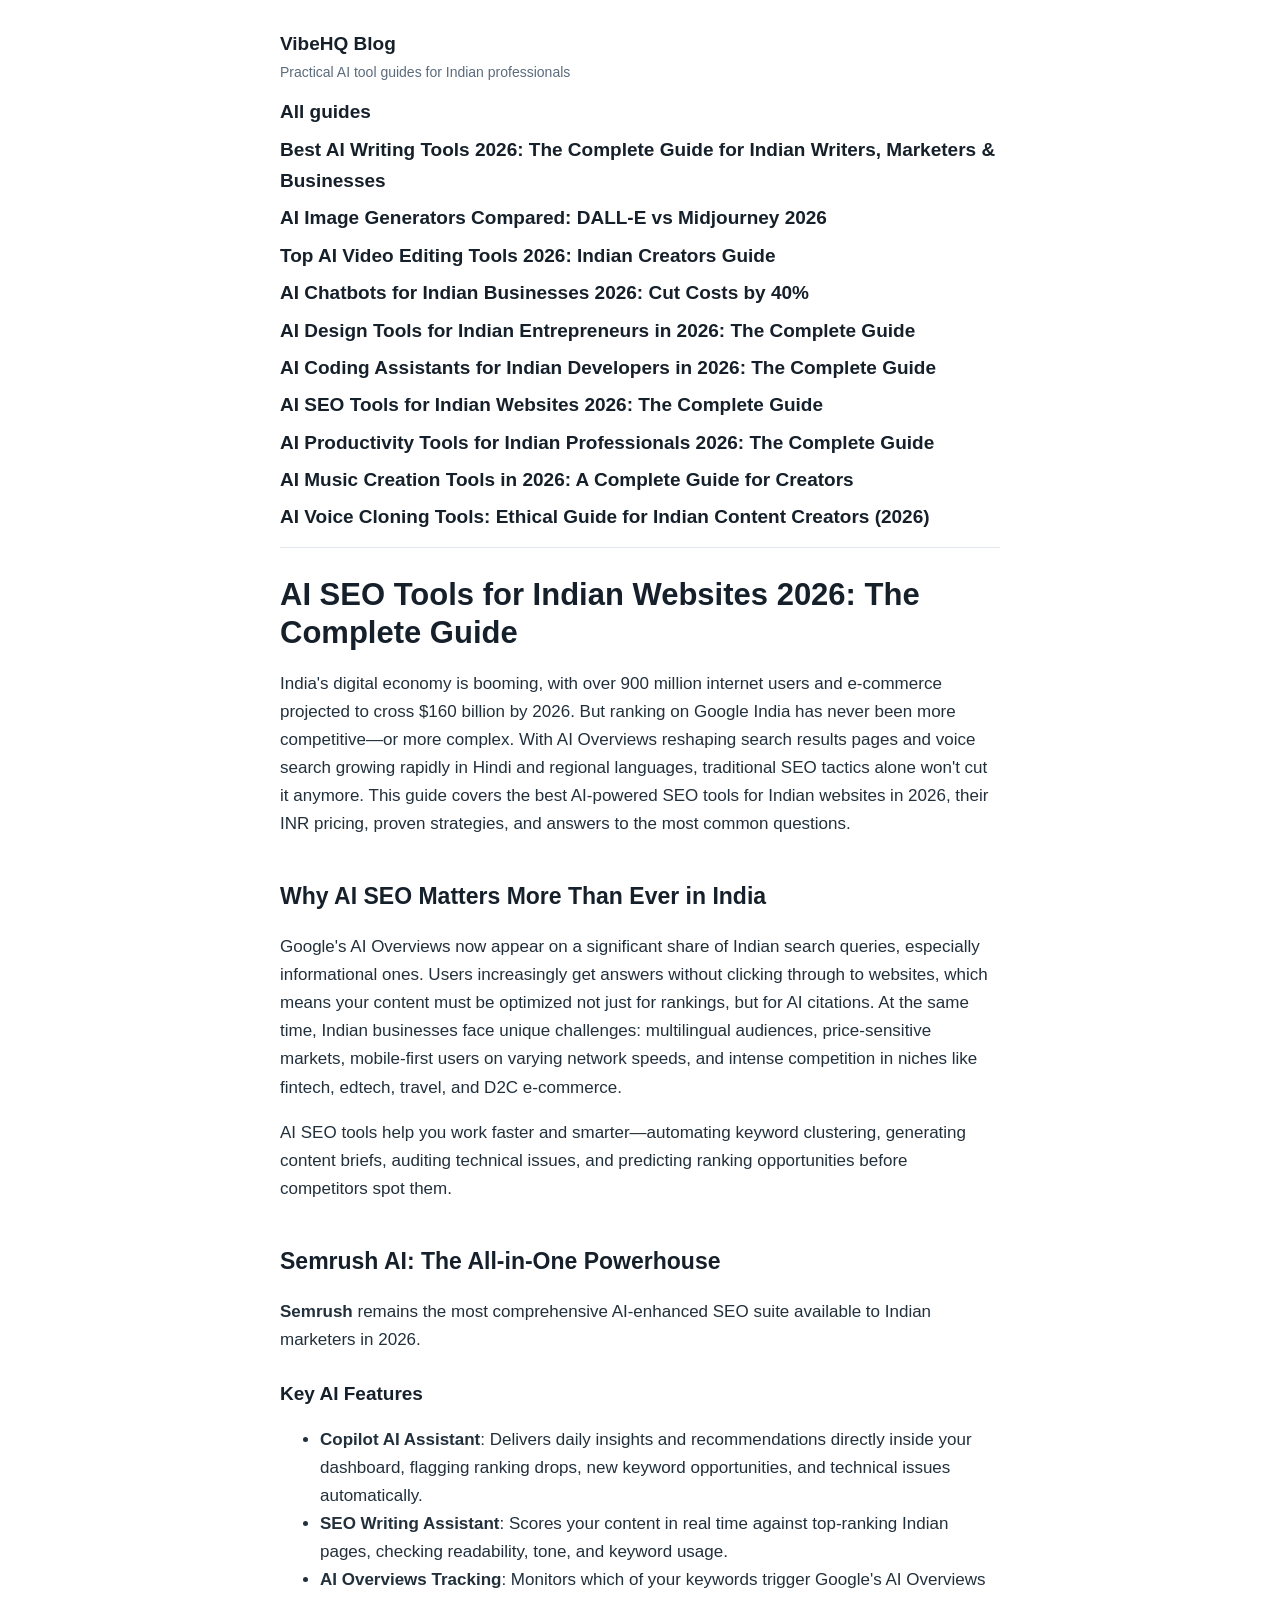
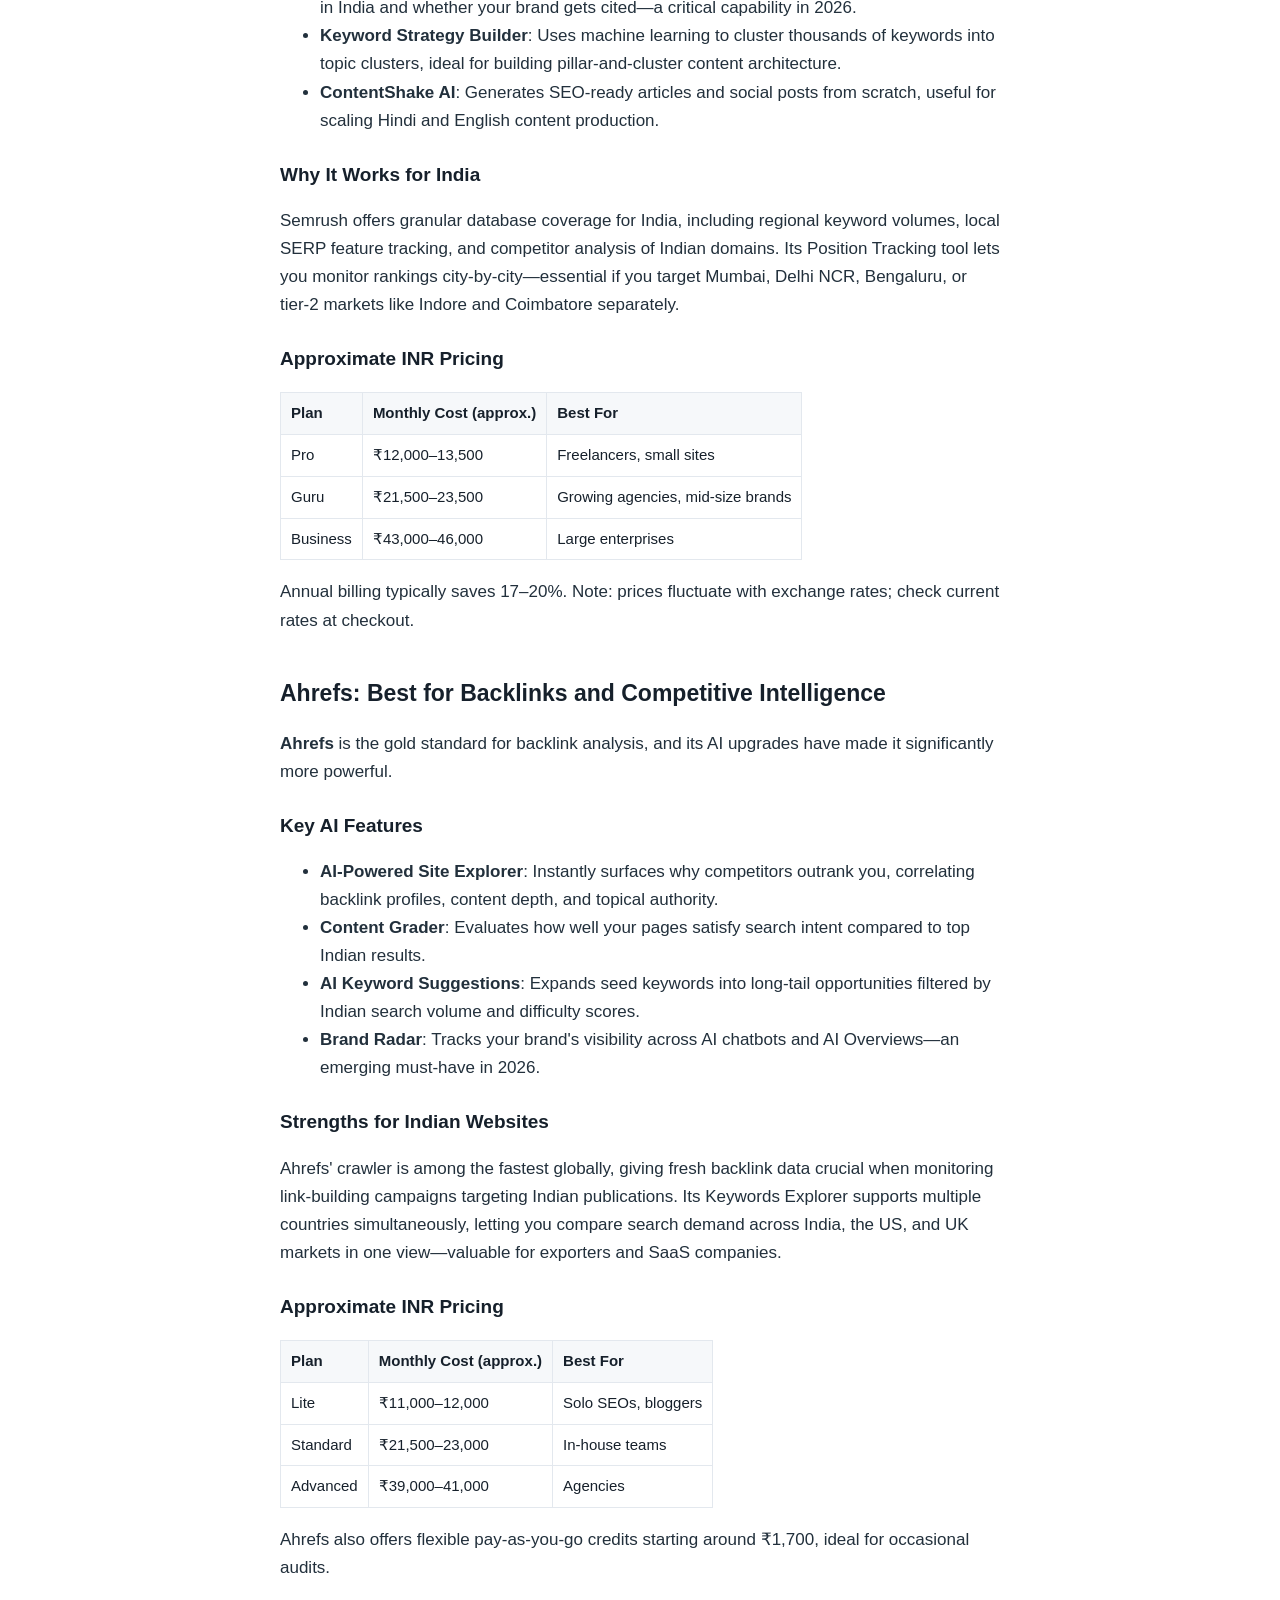
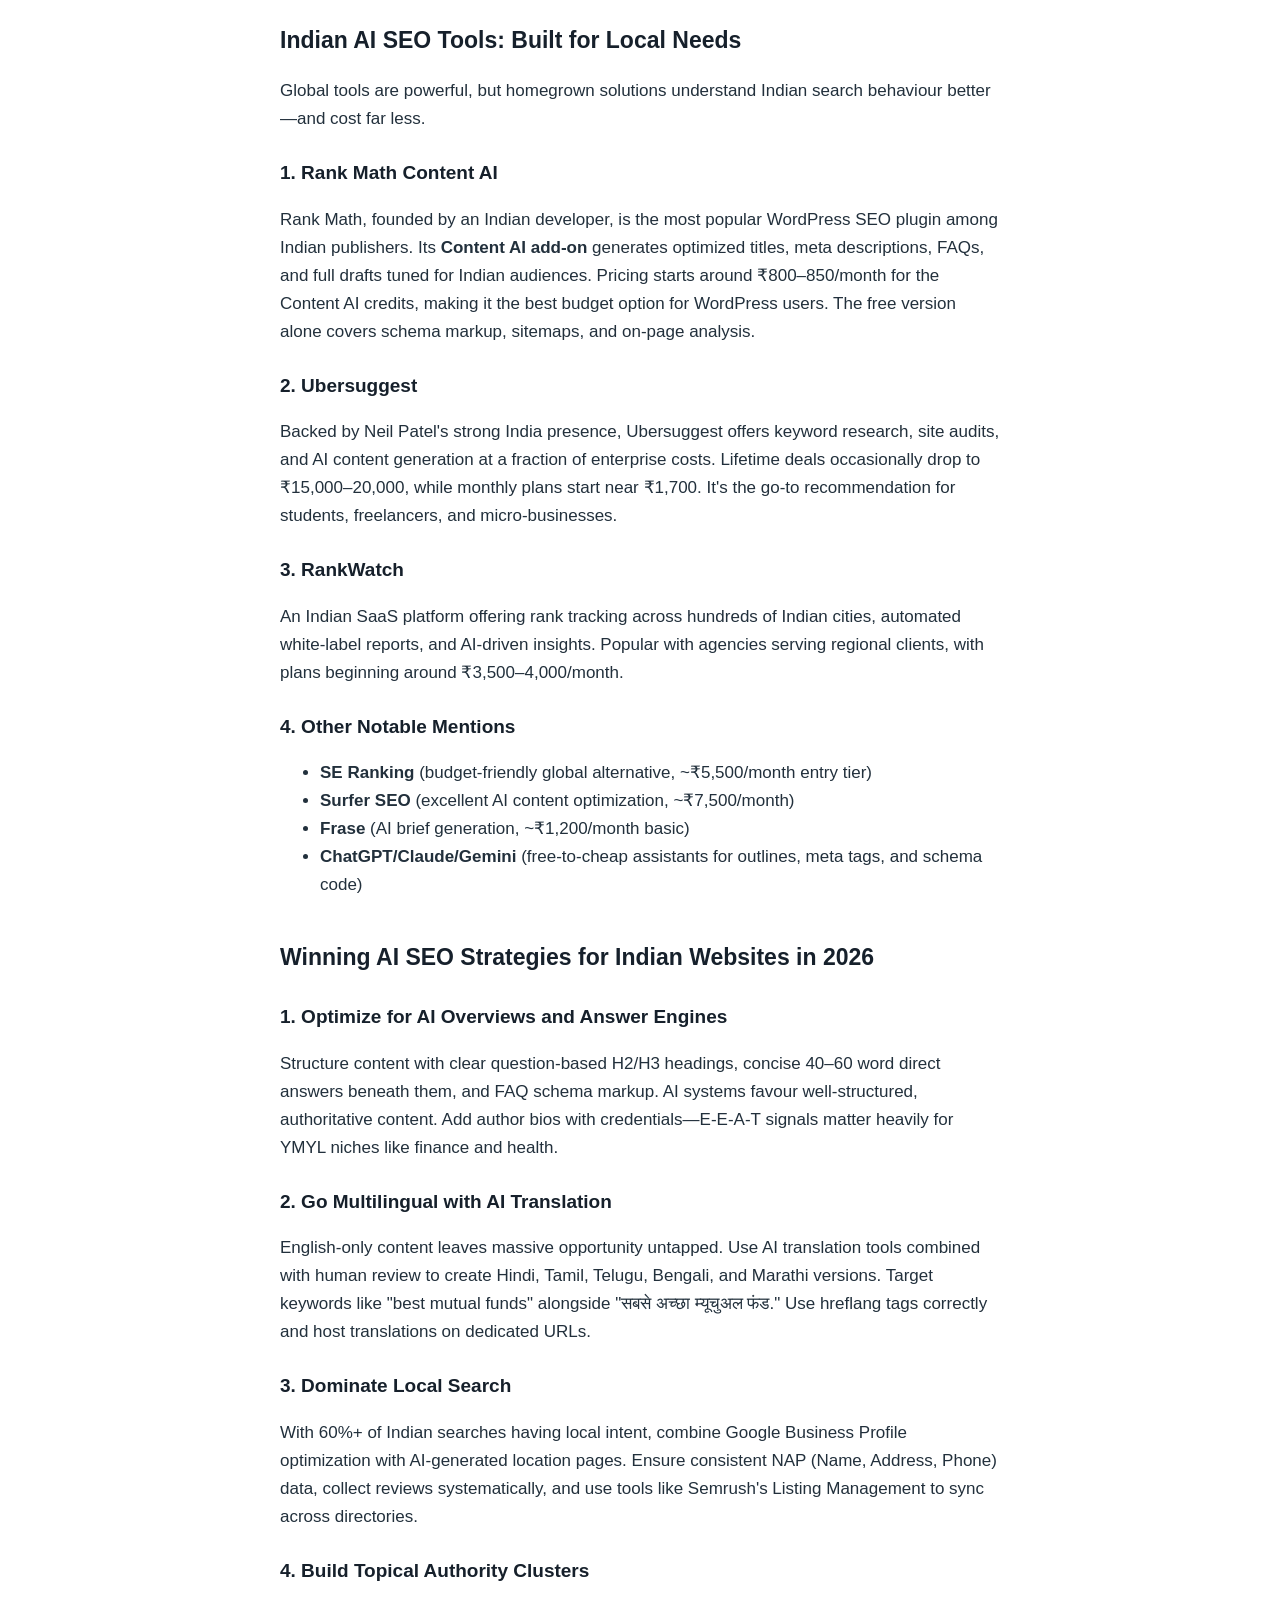
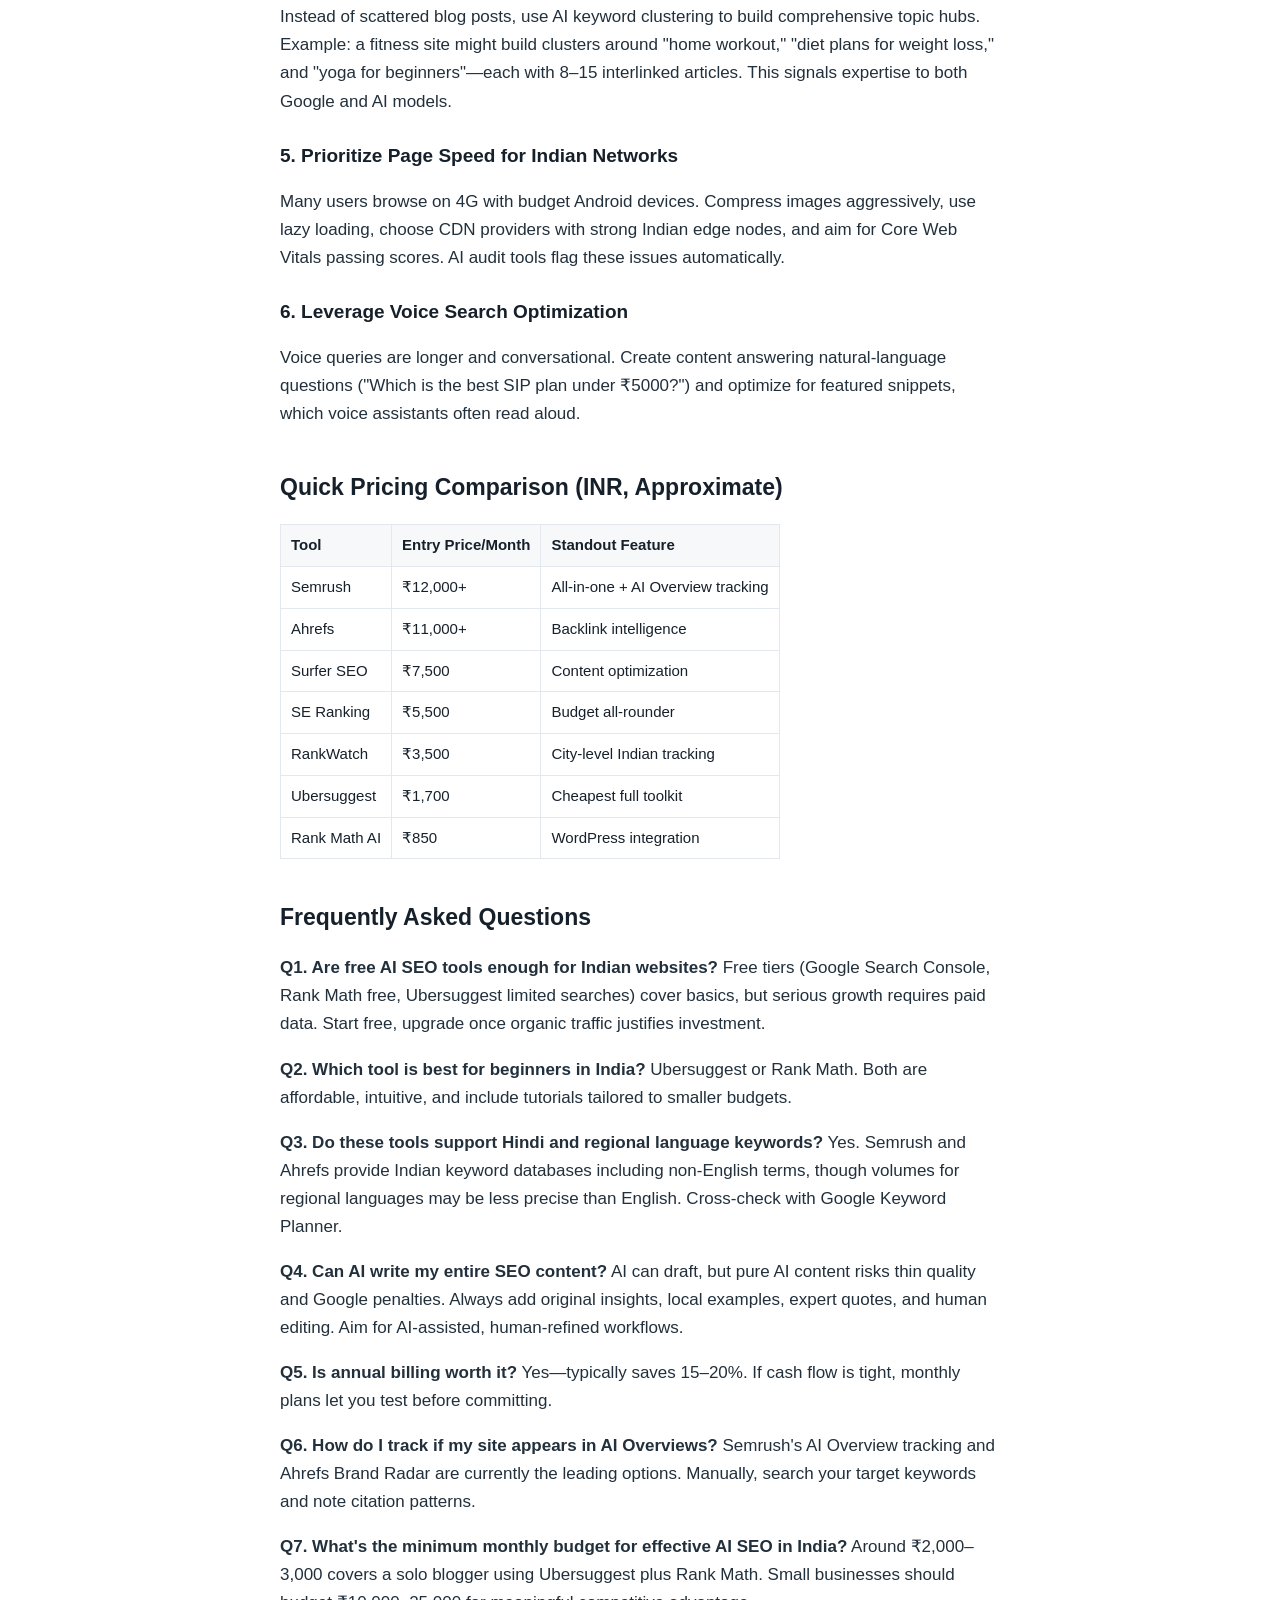
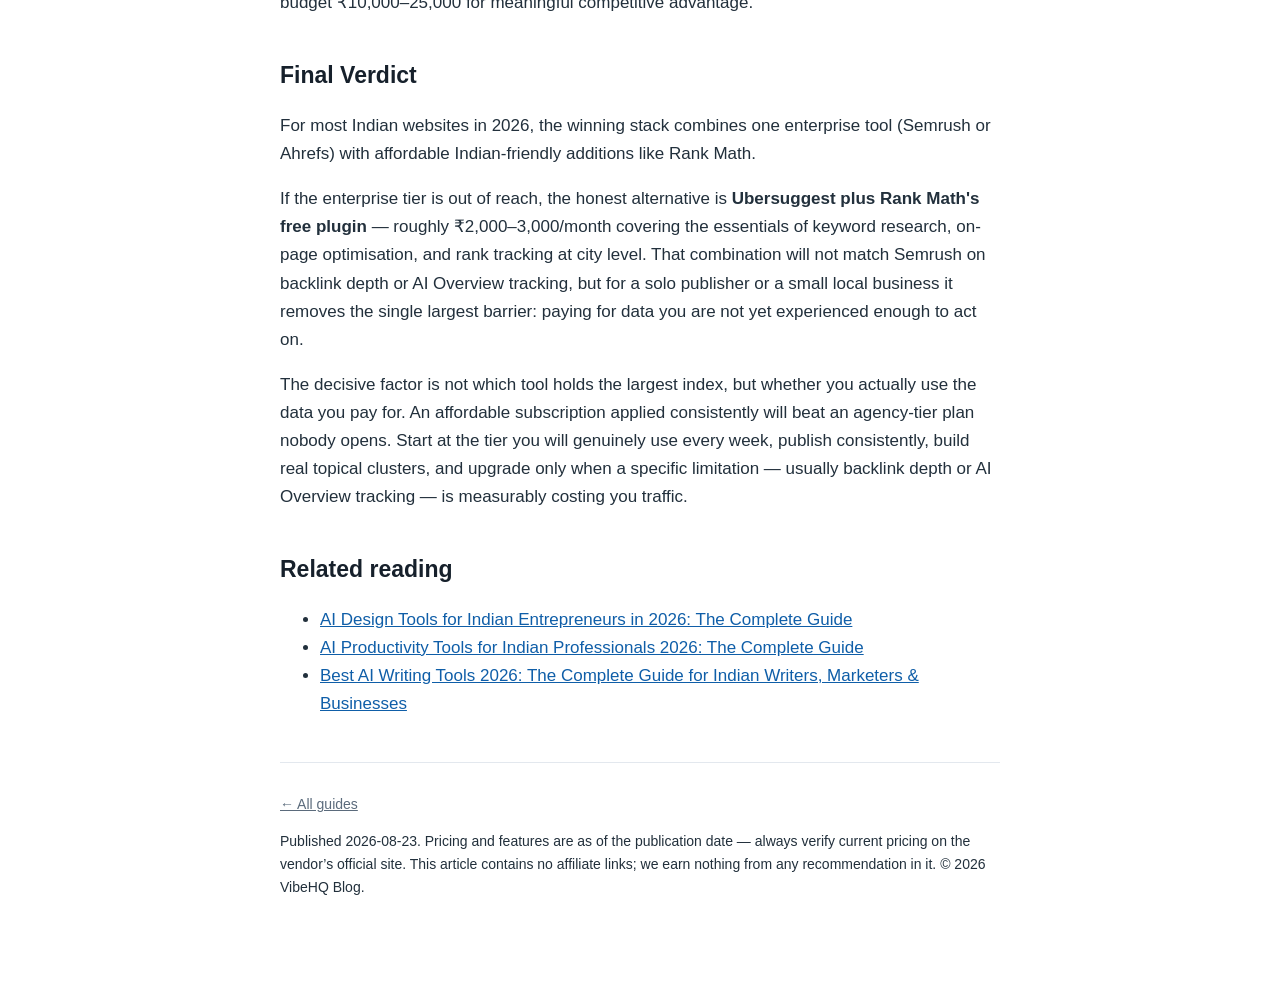
<file: site/ai-seo-tools.html>
<!DOCTYPE html>
<html lang="en-IN">
<head>
<meta charset="utf-8">
<meta name="viewport" content="width=device-width,initial-scale=1">
<title>AI SEO Tools for Indian Websites 2026: The Complete Guide</title>
<meta name="description" content="The best AI SEO tools for Indian websites in 2026 — Semrush, Ahrefs and India-built tools, with pricing in rupees and AI Overviews strategies.">
<link rel="canonical" href="https://vibehq-blog.onrender.com/ai-seo-tools.html">
<meta property="og:type" content="article">
<meta property="og:title" content="AI SEO Tools for Indian Websites 2026: The Complete Guide">
<meta property="og:description" content="The best AI SEO tools for Indian websites in 2026 — Semrush, Ahrefs and India-built tools, with pricing in rupees and AI Overviews strategies.">
<meta property="og:url" content="https://vibehq-blog.onrender.com/ai-seo-tools.html">
<meta name="twitter:card" content="summary_large_image">
<meta name="twitter:title" content="AI SEO Tools for Indian Websites 2026: The Complete Guide">
<meta name="twitter:description" content="The best AI SEO tools for Indian websites in 2026 — Semrush, Ahrefs and India-built tools, with pricing in rupees and AI Overviews strategies.">
<link rel="icon" type="image/svg+xml" href="favicon.svg">
<link rel="stylesheet" href="style.css">
<script type="application/ld+json">{"@context": "https://schema.org", "@type": "Article", "headline": "AI SEO Tools for Indian Websites 2026: The Complete Guide", "description": "The best AI SEO tools for Indian websites in 2026 — Semrush, Ahrefs and India-built tools, with pricing in rupees and AI Overviews strategies.", "datePublished": "2026-08-23", "inLanguage": "en-IN", "author": {"@type": "Organization", "name": "VibeHQ Blog"}, "mainEntityOfPage": "https://vibehq-blog.onrender.com/ai-seo-tools.html", "keywords": "AI SEO tools India, Semrush pricing INR, Ahrefs India, Google AI Overviews SEO"}</script>
</head>
<body>
<div class="wrap">
<header class="site"><div class="bar"><a class="brand" href="index.html">VibeHQ Blog</a><button class="menu-toggle" type="button" aria-expanded="false" aria-controls="site-nav" aria-label="Open menu">&#9776;</button></div><span>Practical AI tool guides for Indian professionals</span>
<nav id="site-nav" class="nav"><ul class="nav-list"><li><a href="index.html">All guides</a></li>
<li><a href="best-ai-writing-tools-2026.html">Best AI Writing Tools 2026: The Complete Guide for Indian Writers, Marketers &amp; Businesses</a></li>
<li><a href="ai-image-generators-compared.html">AI Image Generators Compared: DALL-E vs Midjourney 2026</a></li>
<li><a href="ai-video-editing-tools.html">Top AI Video Editing Tools 2026: Indian Creators Guide</a></li>
<li><a href="ai-chatbots-business.html">AI Chatbots for Indian Businesses 2026: Cut Costs by 40%</a></li>
<li><a href="ai-design-tools.html">AI Design Tools for Indian Entrepreneurs in 2026: The Complete Guide</a></li>
<li><a href="ai-coding-assistants.html">AI Coding Assistants for Indian Developers in 2026: The Complete Guide</a></li>
<li><a href="ai-seo-tools.html" aria-current="page">AI SEO Tools for Indian Websites 2026: The Complete Guide</a></li>
<li><a href="ai-productivity-tools.html">AI Productivity Tools for Indian Professionals 2026: The Complete Guide</a></li>
<li><a href="ai-music-creation-tools.html">AI Music Creation Tools in 2026: A Complete Guide for Creators</a></li>
<li><a href="ai-voice-cloning-tools.html">AI Voice Cloning Tools: Ethical Guide for Indian Content Creators (2026)</a></li></ul></nav></header>
<main>
<article>
<h1>AI SEO Tools for Indian Websites 2026: The Complete Guide</h1>
<p>India's digital economy is booming, with over 900 million internet users and e-commerce projected to cross $160 billion by 2026. But ranking on Google India has never been more competitive—or more complex. With AI Overviews reshaping search results pages and voice search growing rapidly in Hindi and regional languages, traditional SEO tactics alone won't cut it anymore. This guide covers the best AI-powered SEO tools for Indian websites in 2026, their INR pricing, proven strategies, and answers to the most common questions.</p>
<h2>Why AI SEO Matters More Than Ever in India</h2>
<p>Google's AI Overviews now appear on a significant share of Indian search queries, especially informational ones. Users increasingly get answers without clicking through to websites, which means your content must be optimized not just for rankings, but for AI citations. At the same time, Indian businesses face unique challenges: multilingual audiences, price-sensitive markets, mobile-first users on varying network speeds, and intense competition in niches like fintech, edtech, travel, and D2C e-commerce.</p>
<p>AI SEO tools help you work faster and smarter—automating keyword clustering, generating content briefs, auditing technical issues, and predicting ranking opportunities before competitors spot them.</p>
<h2>Semrush AI: The All-in-One Powerhouse</h2>
<p><strong>Semrush</strong> remains the most comprehensive AI-enhanced SEO suite available to Indian marketers in 2026.</p>
<h3>Key AI Features</h3>
<ul>
<li><strong>Copilot AI Assistant</strong>: Delivers daily insights and recommendations directly inside your dashboard, flagging ranking drops, new keyword opportunities, and technical issues automatically.</li>
<li><strong>SEO Writing Assistant</strong>: Scores your content in real time against top-ranking Indian pages, checking readability, tone, and keyword usage.</li>
<li><strong>AI Overviews Tracking</strong>: Monitors which of your keywords trigger Google's AI Overviews in India and whether your brand gets cited—a critical capability in 2026.</li>
<li><strong>Keyword Strategy Builder</strong>: Uses machine learning to cluster thousands of keywords into topic clusters, ideal for building pillar-and-cluster content architecture.</li>
<li><strong>ContentShake AI</strong>: Generates SEO-ready articles and social posts from scratch, useful for scaling Hindi and English content production.</li>
</ul>
<h3>Why It Works for India</h3>
<p>Semrush offers granular database coverage for India, including regional keyword volumes, local SERP feature tracking, and competitor analysis of Indian domains. Its Position Tracking tool lets you monitor rankings city-by-city—essential if you target Mumbai, Delhi NCR, Bengaluru, or tier-2 markets like Indore and Coimbatore separately.</p>
<h3>Approximate INR Pricing</h3>
<table>
<thead>
<tr>
<th>Plan</th>
<th>Monthly Cost (approx.)</th>
<th>Best For</th>
</tr>
</thead>
<tbody>
<tr>
<td>Pro</td>
<td>₹12,000–13,500</td>
<td>Freelancers, small sites</td>
</tr>
<tr>
<td>Guru</td>
<td>₹21,500–23,500</td>
<td>Growing agencies, mid-size brands</td>
</tr>
<tr>
<td>Business</td>
<td>₹43,000–46,000</td>
<td>Large enterprises</td>
</tr>
</tbody>
</table>
<p>Annual billing typically saves 17–20%. Note: prices fluctuate with exchange rates; check current rates at checkout.</p>
<h2>Ahrefs: Best for Backlinks and Competitive Intelligence</h2>
<p><strong>Ahrefs</strong> is the gold standard for backlink analysis, and its AI upgrades have made it significantly more powerful.</p>
<h3>Key AI Features</h3>
<ul>
<li><strong>AI-Powered Site Explorer</strong>: Instantly surfaces why competitors outrank you, correlating backlink profiles, content depth, and topical authority.</li>
<li><strong>Content Grader</strong>: Evaluates how well your pages satisfy search intent compared to top Indian results.</li>
<li><strong>AI Keyword Suggestions</strong>: Expands seed keywords into long-tail opportunities filtered by Indian search volume and difficulty scores.</li>
<li><strong>Brand Radar</strong>: Tracks your brand's visibility across AI chatbots and AI Overviews—an emerging must-have in 2026.</li>
</ul>
<h3>Strengths for Indian Websites</h3>
<p>Ahrefs' crawler is among the fastest globally, giving fresh backlink data crucial when monitoring link-building campaigns targeting Indian publications. Its Keywords Explorer supports multiple countries simultaneously, letting you compare search demand across India, the US, and UK markets in one view—valuable for exporters and SaaS companies.</p>
<h3>Approximate INR Pricing</h3>
<table>
<thead>
<tr>
<th>Plan</th>
<th>Monthly Cost (approx.)</th>
<th>Best For</th>
</tr>
</thead>
<tbody>
<tr>
<td>Lite</td>
<td>₹11,000–12,000</td>
<td>Solo SEOs, bloggers</td>
</tr>
<tr>
<td>Standard</td>
<td>₹21,500–23,000</td>
<td>In-house teams</td>
</tr>
<tr>
<td>Advanced</td>
<td>₹39,000–41,000</td>
<td>Agencies</td>
</tr>
</tbody>
</table>
<p>Ahrefs also offers flexible pay-as-you-go credits starting around ₹1,700, ideal for occasional audits.</p>
<h2>Indian AI SEO Tools: Built for Local Needs</h2>
<p>Global tools are powerful, but homegrown solutions understand Indian search behaviour better—and cost far less.</p>
<h3>1. Rank Math Content AI</h3>
<p>Rank Math, founded by an Indian developer, is the most popular WordPress SEO plugin among Indian publishers. Its <strong>Content AI add-on</strong> generates optimized titles, meta descriptions, FAQs, and full drafts tuned for Indian audiences. Pricing starts around ₹800–850/month for the Content AI credits, making it the best budget option for WordPress users. The free version alone covers schema markup, sitemaps, and on-page analysis.</p>
<h3>2. Ubersuggest</h3>
<p>Backed by Neil Patel's strong India presence, Ubersuggest offers keyword research, site audits, and AI content generation at a fraction of enterprise costs. Lifetime deals occasionally drop to ₹15,000–20,000, while monthly plans start near ₹1,700. It's the go-to recommendation for students, freelancers, and micro-businesses.</p>
<h3>3. RankWatch</h3>
<p>An Indian SaaS platform offering rank tracking across hundreds of Indian cities, automated white-label reports, and AI-driven insights. Popular with agencies serving regional clients, with plans beginning around ₹3,500–4,000/month.</p>
<h3>4. Other Notable Mentions</h3>
<ul>
<li><strong>SE Ranking</strong> (budget-friendly global alternative, ~₹5,500/month entry tier)</li>
<li><strong>Surfer SEO</strong> (excellent AI content optimization, ~₹7,500/month)</li>
<li><strong>Frase</strong> (AI brief generation, ~₹1,200/month basic)</li>
<li><strong>ChatGPT/Claude/Gemini</strong> (free-to-cheap assistants for outlines, meta tags, and schema code)</li>
</ul>
<h2>Winning AI SEO Strategies for Indian Websites in 2026</h2>
<h3>1. Optimize for AI Overviews and Answer Engines</h3>
<p>Structure content with clear question-based H2/H3 headings, concise 40–60 word direct answers beneath them, and FAQ schema markup. AI systems favour well-structured, authoritative content. Add author bios with credentials—E-E-A-T signals matter heavily for YMYL niches like finance and health.</p>
<h3>2. Go Multilingual with AI Translation</h3>
<p>English-only content leaves massive opportunity untapped. Use AI translation tools combined with human review to create Hindi, Tamil, Telugu, Bengali, and Marathi versions. Target keywords like "best mutual funds" alongside "सबसे अच्छा म्यूचुअल फंड." Use hreflang tags correctly and host translations on dedicated URLs.</p>
<h3>3. Dominate Local Search</h3>
<p>With 60%+ of Indian searches having local intent, combine Google Business Profile optimization with AI-generated location pages. Ensure consistent NAP (Name, Address, Phone) data, collect reviews systematically, and use tools like Semrush's Listing Management to sync across directories.</p>
<h3>4. Build Topical Authority Clusters</h3>
<p>Instead of scattered blog posts, use AI keyword clustering to build comprehensive topic hubs. Example: a fitness site might build clusters around "home workout," "diet plans for weight loss," and "yoga for beginners"—each with 8–15 interlinked articles. This signals expertise to both Google and AI models.</p>
<h3>5. Prioritize Page Speed for Indian Networks</h3>
<p>Many users browse on 4G with budget Android devices. Compress images aggressively, use lazy loading, choose CDN providers with strong Indian edge nodes, and aim for Core Web Vitals passing scores. AI audit tools flag these issues automatically.</p>
<h3>6. Leverage Voice Search Optimization</h3>
<p>Voice queries are longer and conversational. Create content answering natural-language questions ("Which is the best SIP plan under ₹5000?") and optimize for featured snippets, which voice assistants often read aloud.</p>
<h2>Quick Pricing Comparison (INR, Approximate)</h2>
<table>
<thead>
<tr>
<th>Tool</th>
<th>Entry Price/Month</th>
<th>Standout Feature</th>
</tr>
</thead>
<tbody>
<tr>
<td>Semrush</td>
<td>₹12,000+</td>
<td>All-in-one + AI Overview tracking</td>
</tr>
<tr>
<td>Ahrefs</td>
<td>₹11,000+</td>
<td>Backlink intelligence</td>
</tr>
<tr>
<td>Surfer SEO</td>
<td>₹7,500</td>
<td>Content optimization</td>
</tr>
<tr>
<td>SE Ranking</td>
<td>₹5,500</td>
<td>Budget all-rounder</td>
</tr>
<tr>
<td>RankWatch</td>
<td>₹3,500</td>
<td>City-level Indian tracking</td>
</tr>
<tr>
<td>Ubersuggest</td>
<td>₹1,700</td>
<td>Cheapest full toolkit</td>
</tr>
<tr>
<td>Rank Math AI</td>
<td>₹850</td>
<td>WordPress integration</td>
</tr>
</tbody>
</table>
<h2>Frequently Asked Questions</h2>
<p><strong>Q1. Are free AI SEO tools enough for Indian websites?</strong>
Free tiers (Google Search Console, Rank Math free, Ubersuggest limited searches) cover basics, but serious growth requires paid data. Start free, upgrade once organic traffic justifies investment.</p>
<p><strong>Q2. Which tool is best for beginners in India?</strong>
Ubersuggest or Rank Math. Both are affordable, intuitive, and include tutorials tailored to smaller budgets.</p>
<p><strong>Q3. Do these tools support Hindi and regional language keywords?</strong>
Yes. Semrush and Ahrefs provide Indian keyword databases including non-English terms, though volumes for regional languages may be less precise than English. Cross-check with Google Keyword Planner.</p>
<p><strong>Q4. Can AI write my entire SEO content?</strong>
AI can draft, but pure AI content risks thin quality and Google penalties. Always add original insights, local examples, expert quotes, and human editing. Aim for AI-assisted, human-refined workflows.</p>
<p><strong>Q5. Is annual billing worth it?</strong>
Yes—typically saves 15–20%. If cash flow is tight, monthly plans let you test before committing.</p>
<p><strong>Q6. How do I track if my site appears in AI Overviews?</strong>
Semrush's AI Overview tracking and Ahrefs Brand Radar are currently the leading options. Manually, search your target keywords and note citation patterns.</p>
<p><strong>Q7. What's the minimum monthly budget for effective AI SEO in India?</strong>
Around ₹2,000–3,000 covers a solo blogger using Ubersuggest plus Rank Math. Small businesses should budget ₹10,000–25,000 for meaningful competitive advantage.</p>
<h2>Final Verdict</h2>
<p>For most Indian websites in 2026, the winning stack combines one enterprise tool (Semrush or Ahrefs) with affordable Indian-friendly additions like Rank Math.</p>
<p>If the enterprise tier is out of reach, the honest alternative is <strong>Ubersuggest plus Rank Math's free plugin</strong> — roughly ₹2,000–3,000/month covering the essentials of keyword research, on-page optimisation, and rank tracking at city level. That combination will not match Semrush on backlink depth or AI Overview tracking, but for a solo publisher or a small local business it removes the single largest barrier: paying for data you are not yet experienced enough to act on.</p>
<p>The decisive factor is not which tool holds the largest index, but whether you actually use the data you pay for. An affordable subscription applied consistently will beat an agency-tier plan nobody opens. Start at the tier you will genuinely use every week, publish consistently, build real topical clusters, and upgrade only when a specific limitation — usually backlink depth or AI Overview tracking — is measurably costing you traffic.</p>
</article>
<section class="related">
<h2>Related reading</h2>
<ul>
<li><a href="ai-design-tools.html">AI Design Tools for Indian Entrepreneurs in 2026: The Complete Guide</a></li>
<li><a href="ai-productivity-tools.html">AI Productivity Tools for Indian Professionals 2026: The Complete Guide</a></li>
<li><a href="best-ai-writing-tools-2026.html">Best AI Writing Tools 2026: The Complete Guide for Indian Writers, Marketers &amp; Businesses</a></li>
</ul>
</section>
</main>
<footer class="site">
<p><a href="index.html">&larr; All guides</a></p>
<p>Published 2026-08-23. Pricing and features are as of the publication date &mdash; always verify current pricing on the vendor&rsquo;s official site. This article contains no affiliate links; we earn nothing from any recommendation in it. &copy; 2026 VibeHQ Blog.</p>
</footer>
</div>
<script>
(function(){
  var b=document.querySelector('.menu-toggle'), n=document.getElementById('site-nav');
  if(!b||!n){return;}
  b.addEventListener('click',function(){
    var open=b.getAttribute('aria-expanded')==='true';
    b.setAttribute('aria-expanded', open?'false':'true');
    b.setAttribute('aria-label', open?'Open menu':'Close menu');
    n.classList.toggle('open',!open);
  });
})();
</script>
</body>
</html>
</file>
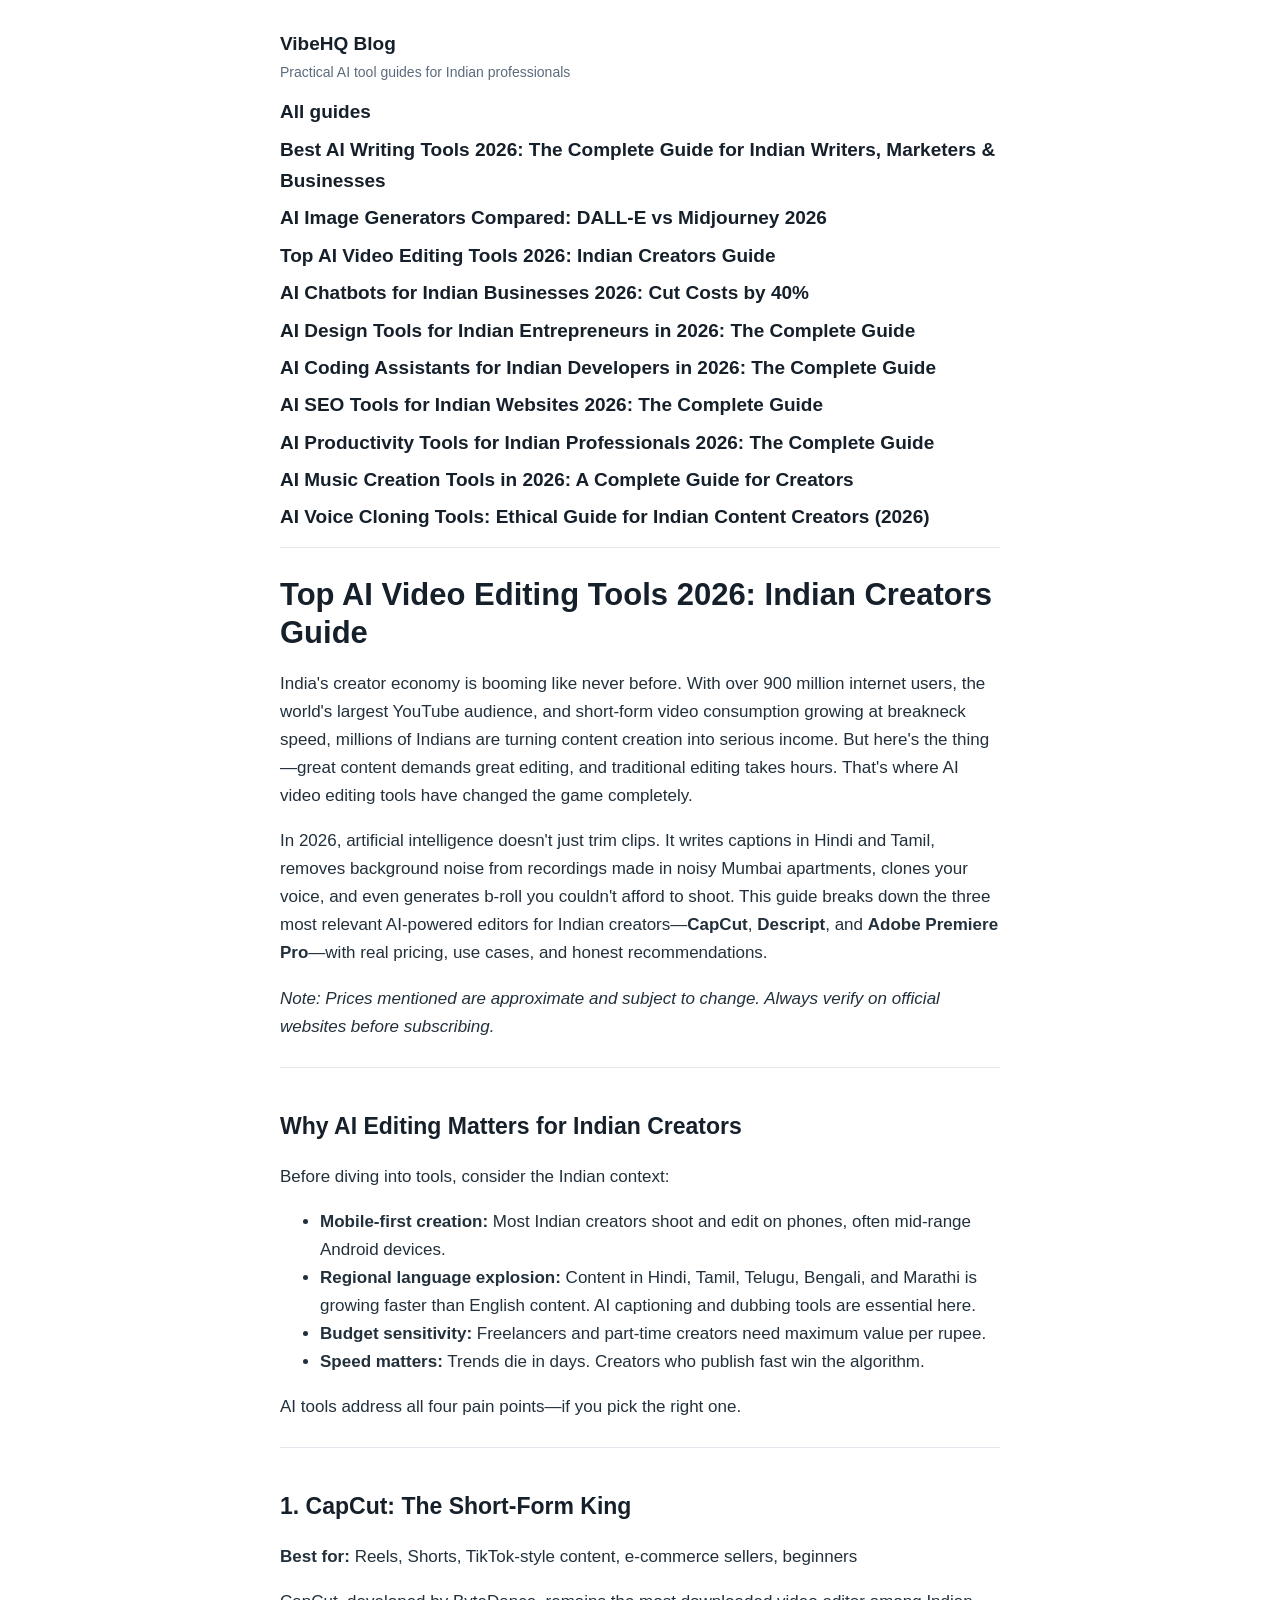
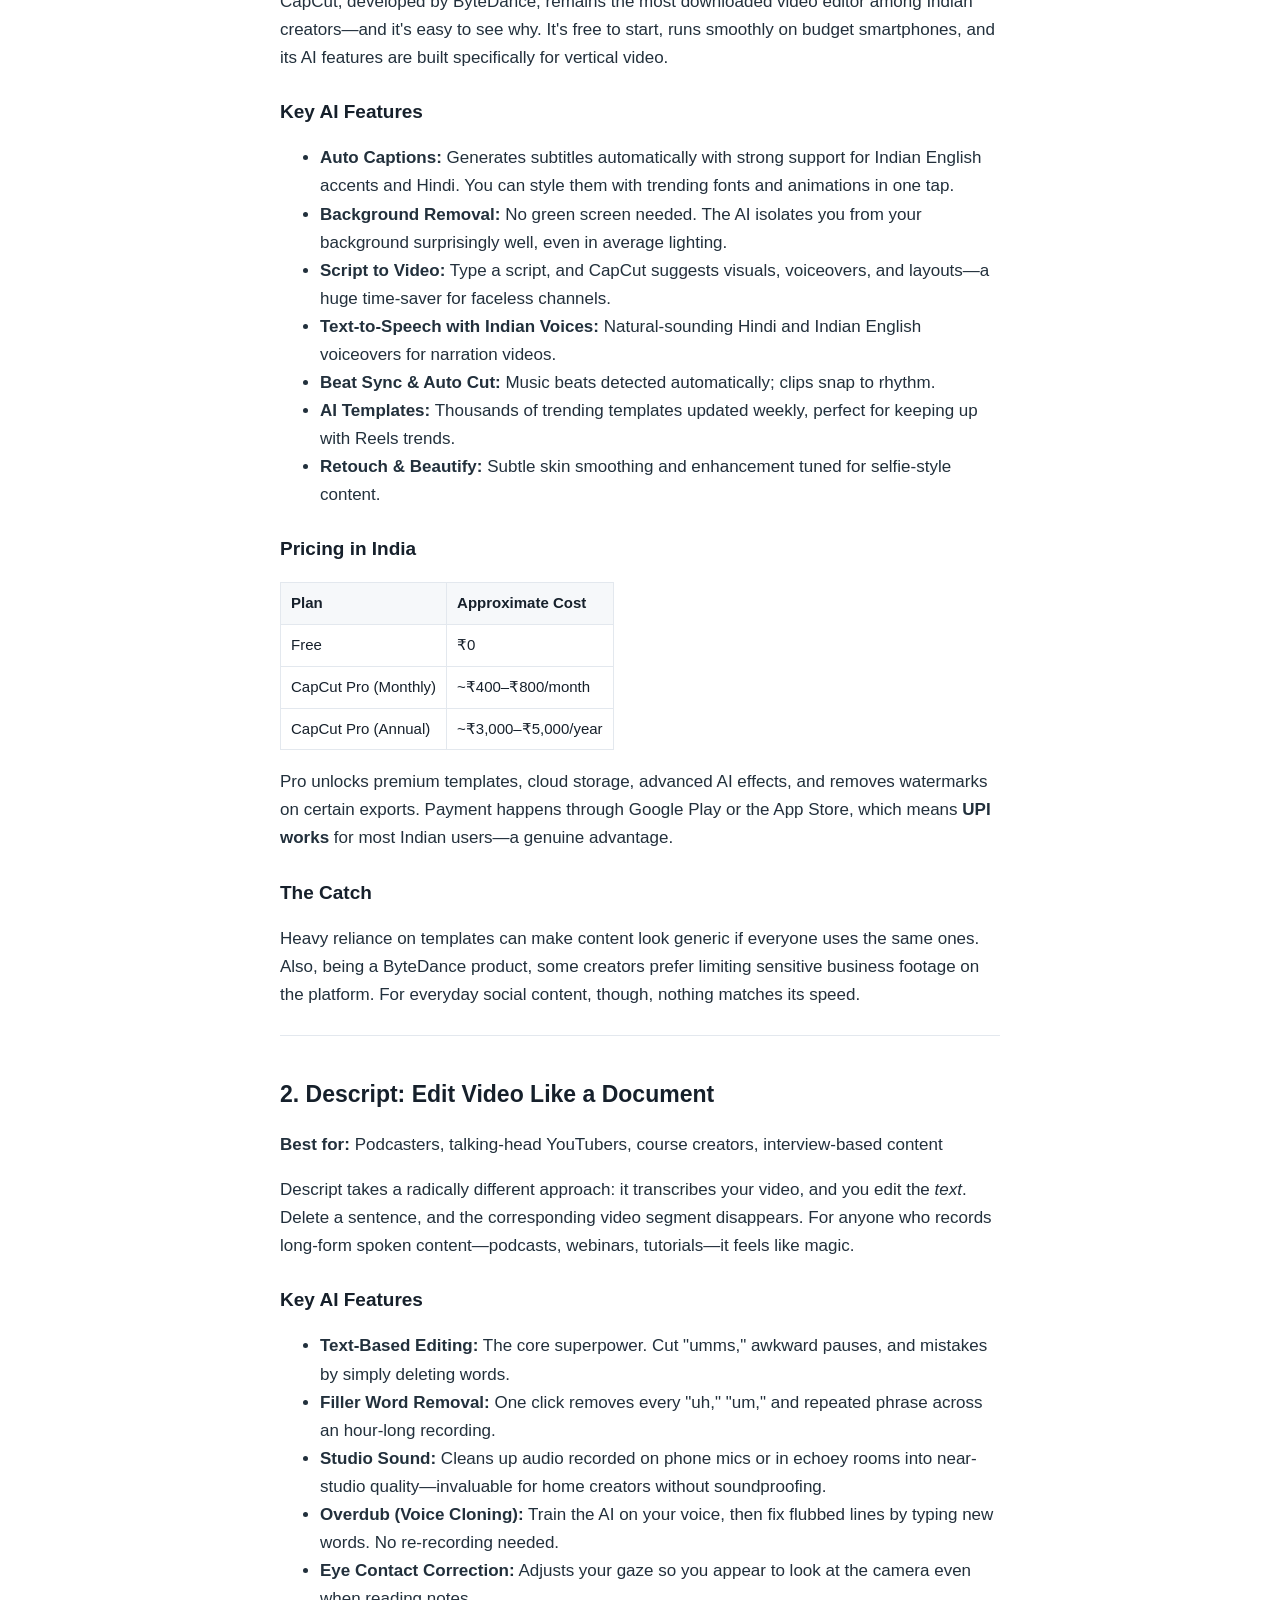
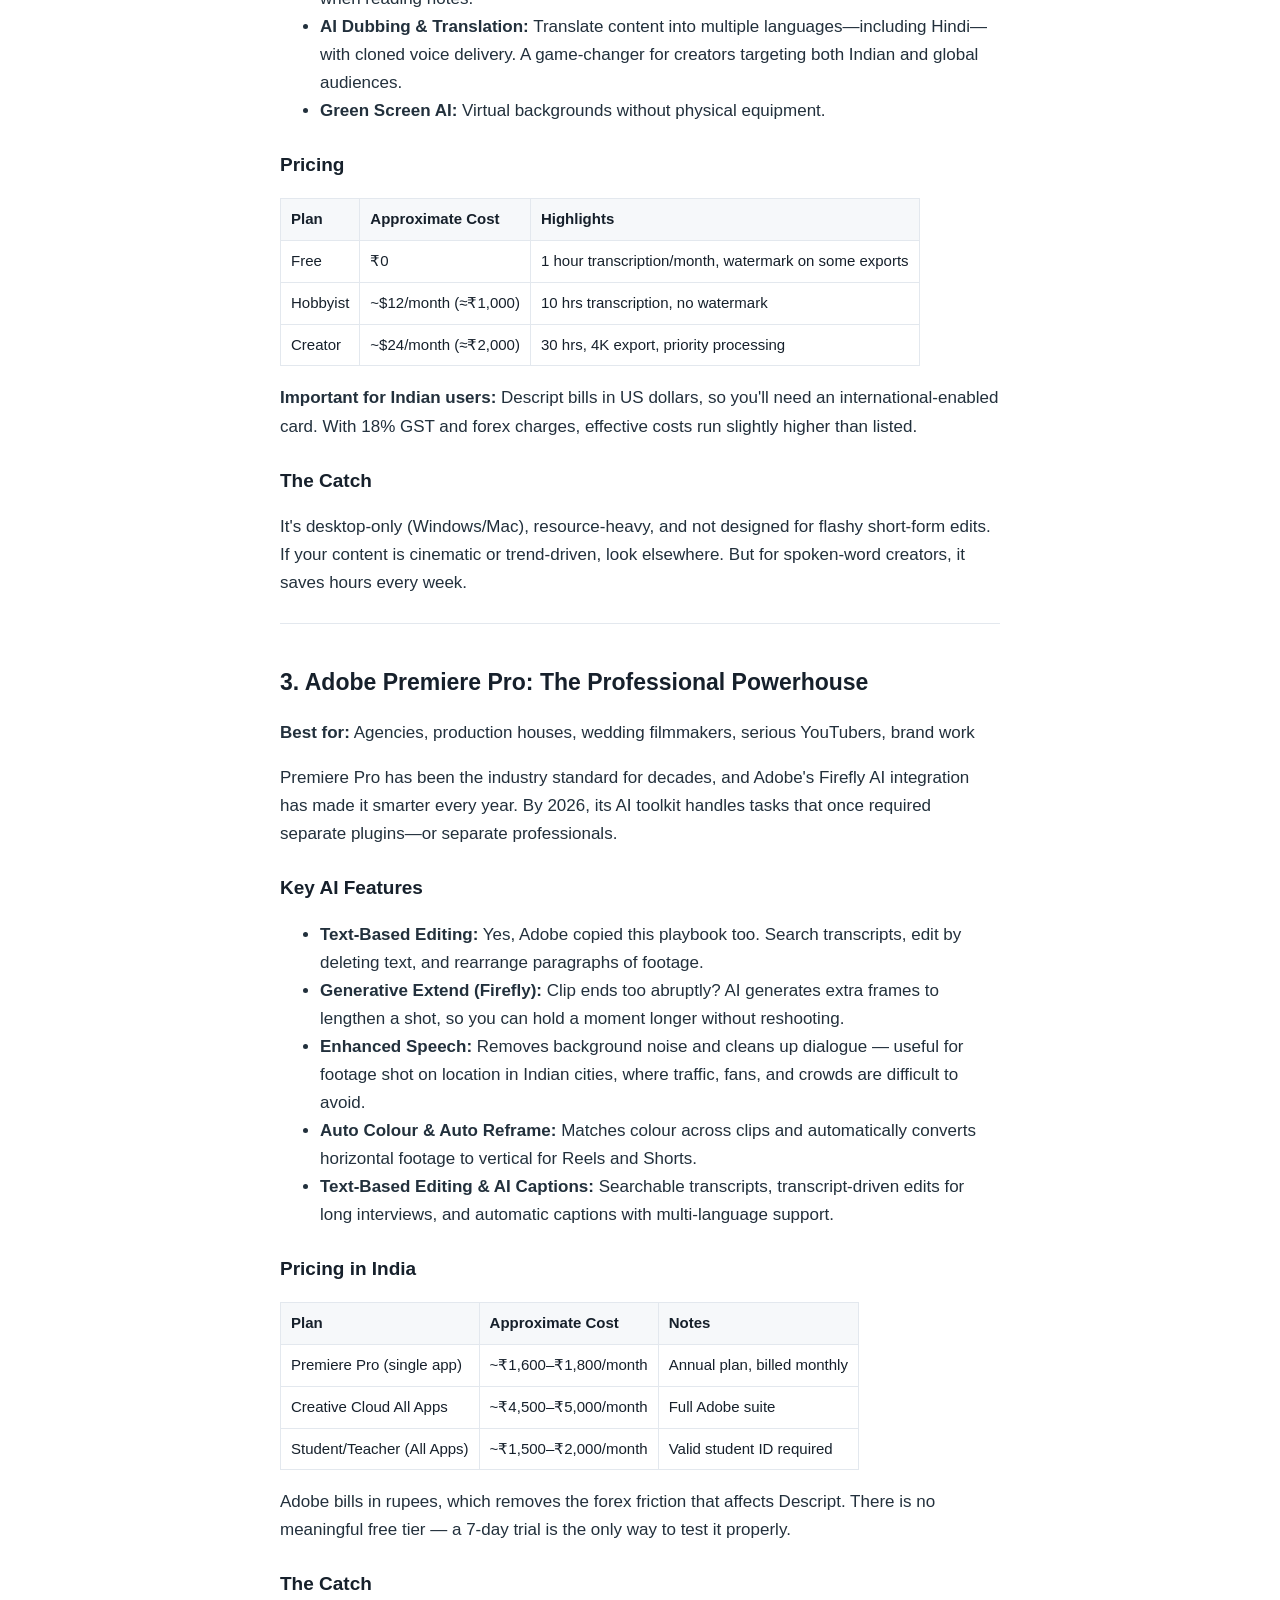
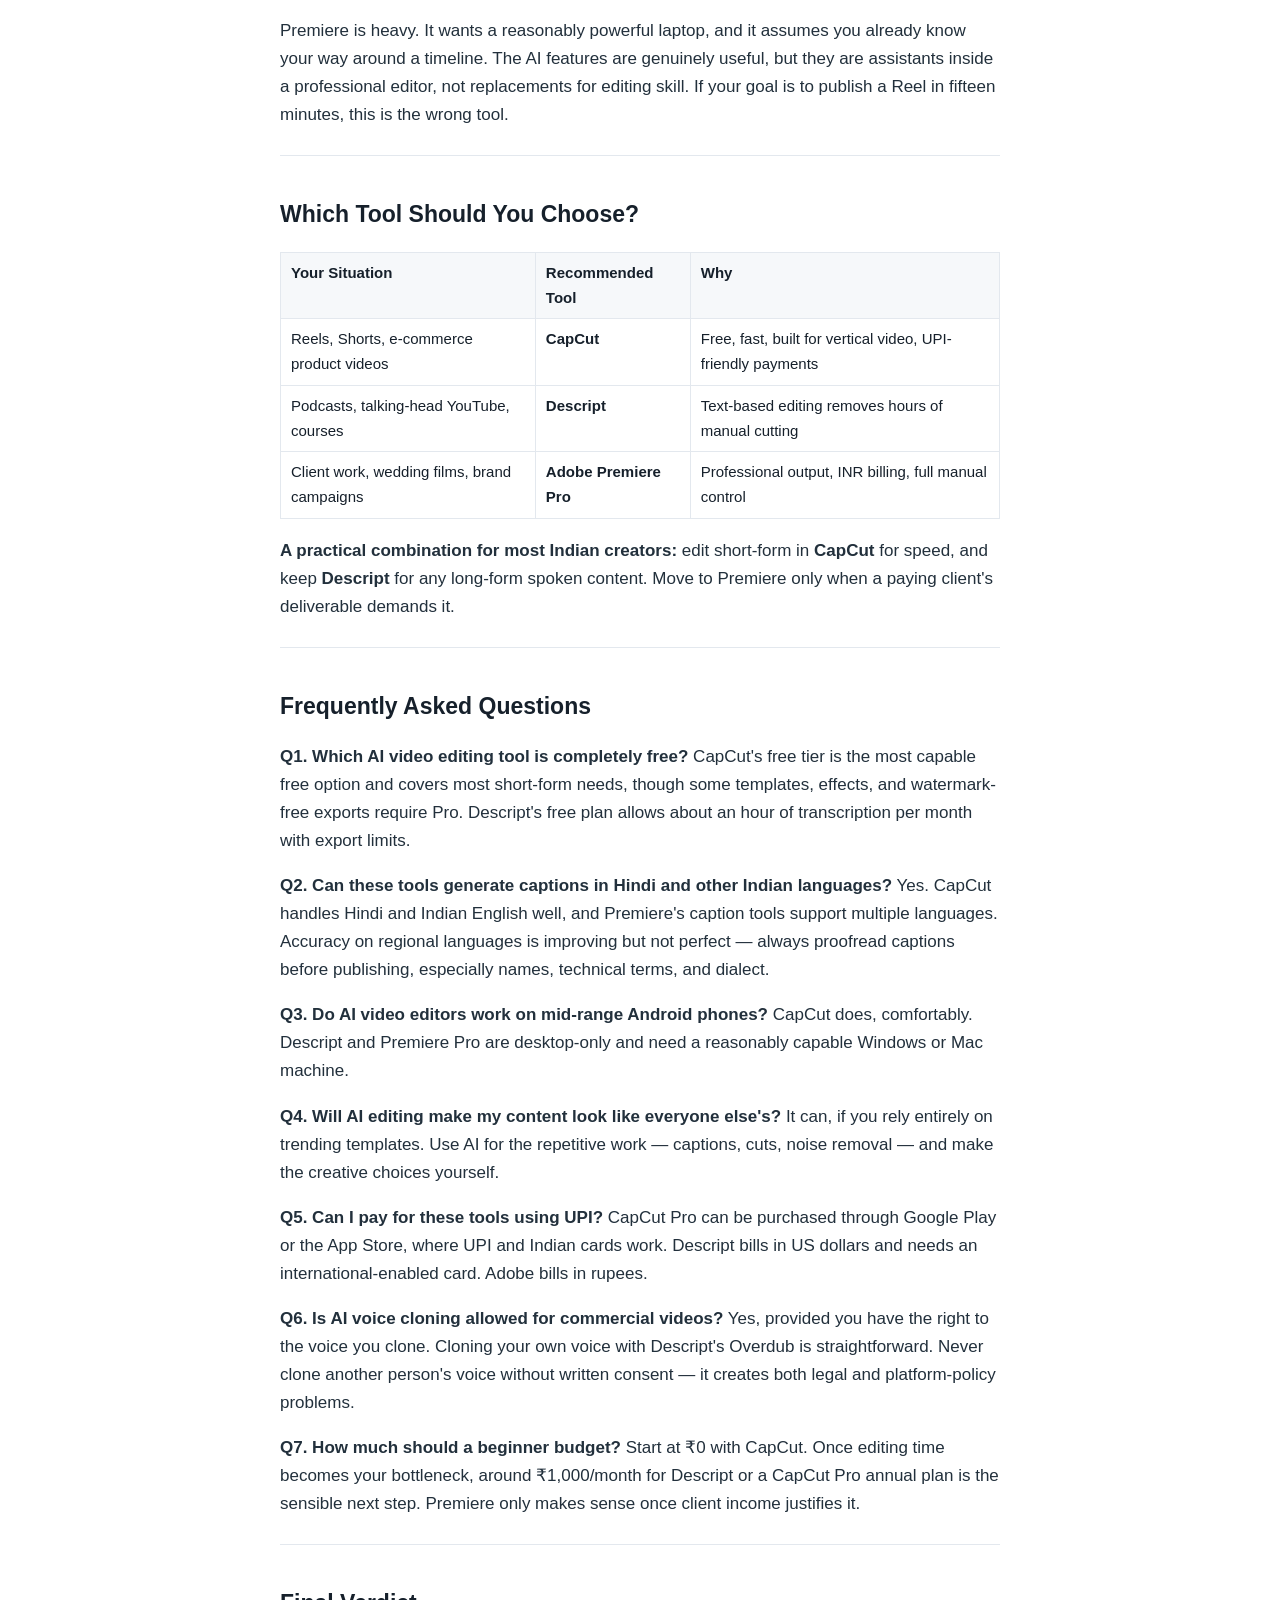
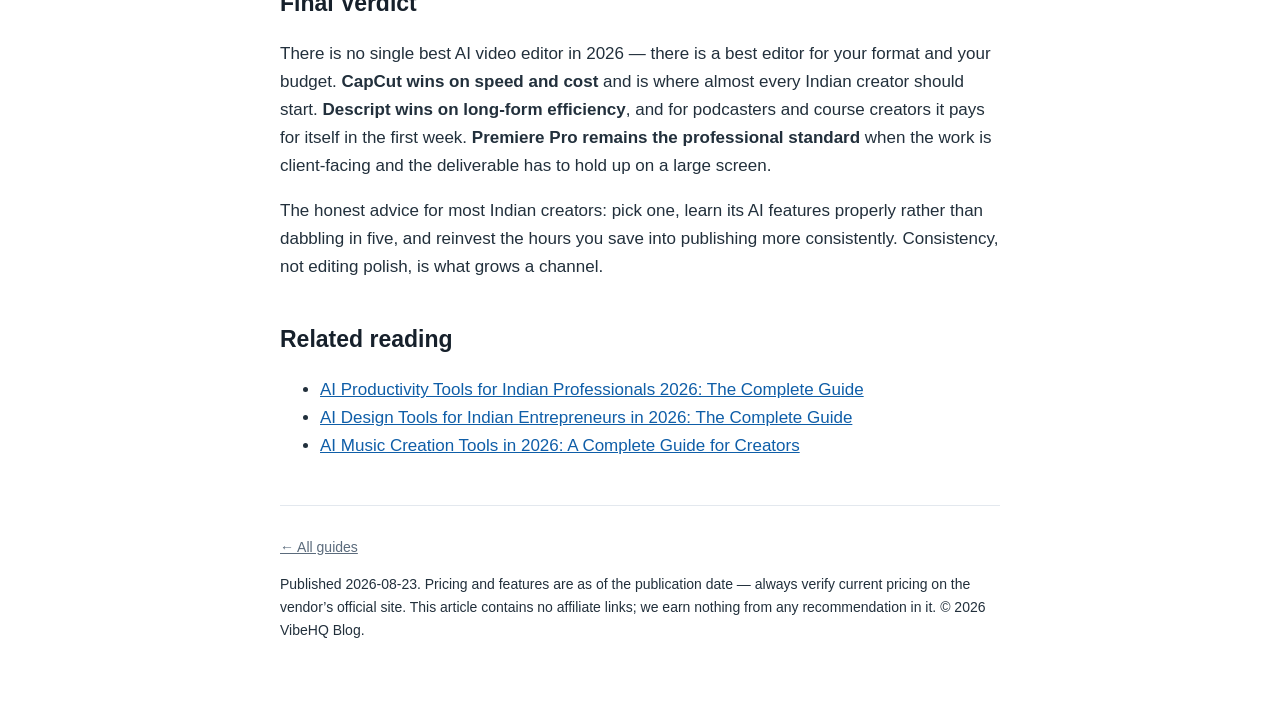
<file: site/ai-video-editing-tools.html>
<!DOCTYPE html>
<html lang="en-IN">
<head>
<meta charset="utf-8">
<meta name="viewport" content="width=device-width,initial-scale=1">
<title>Top AI Video Editing Tools 2026: Indian Creators Guide</title>
<meta name="description" content="The best AI video editing tools for Indian creators in 2026 — CapCut, Descript and Premiere Pro compared on features, INR pricing and use cases.">
<link rel="canonical" href="https://vibehq-blog.onrender.com/ai-video-editing-tools.html">
<meta property="og:type" content="article">
<meta property="og:title" content="Top AI Video Editing Tools 2026: Indian Creators Guide">
<meta property="og:description" content="The best AI video editing tools for Indian creators in 2026 — CapCut, Descript and Premiere Pro compared on features, INR pricing and use cases.">
<meta property="og:url" content="https://vibehq-blog.onrender.com/ai-video-editing-tools.html">
<meta name="twitter:card" content="summary_large_image">
<meta name="twitter:title" content="Top AI Video Editing Tools 2026: Indian Creators Guide">
<meta name="twitter:description" content="The best AI video editing tools for Indian creators in 2026 — CapCut, Descript and Premiere Pro compared on features, INR pricing and use cases.">
<link rel="icon" type="image/svg+xml" href="favicon.svg">
<link rel="stylesheet" href="style.css">
<script type="application/ld+json">{"@context": "https://schema.org", "@type": "Article", "headline": "Top AI Video Editing Tools 2026: Indian Creators Guide", "description": "The best AI video editing tools for Indian creators in 2026 — CapCut, Descript and Premiere Pro compared on features, INR pricing and use cases.", "datePublished": "2026-08-23", "inLanguage": "en-IN", "author": {"@type": "Organization", "name": "VibeHQ Blog"}, "mainEntityOfPage": "https://vibehq-blog.onrender.com/ai-video-editing-tools.html", "keywords": "AI video editing tools, CapCut India pricing, Descript review, video editing for creators India"}</script>
</head>
<body>
<div class="wrap">
<header class="site"><div class="bar"><a class="brand" href="index.html">VibeHQ Blog</a><button class="menu-toggle" type="button" aria-expanded="false" aria-controls="site-nav" aria-label="Open menu">&#9776;</button></div><span>Practical AI tool guides for Indian professionals</span>
<nav id="site-nav" class="nav"><ul class="nav-list"><li><a href="index.html">All guides</a></li>
<li><a href="best-ai-writing-tools-2026.html">Best AI Writing Tools 2026: The Complete Guide for Indian Writers, Marketers &amp; Businesses</a></li>
<li><a href="ai-image-generators-compared.html">AI Image Generators Compared: DALL-E vs Midjourney 2026</a></li>
<li><a href="ai-video-editing-tools.html" aria-current="page">Top AI Video Editing Tools 2026: Indian Creators Guide</a></li>
<li><a href="ai-chatbots-business.html">AI Chatbots for Indian Businesses 2026: Cut Costs by 40%</a></li>
<li><a href="ai-design-tools.html">AI Design Tools for Indian Entrepreneurs in 2026: The Complete Guide</a></li>
<li><a href="ai-coding-assistants.html">AI Coding Assistants for Indian Developers in 2026: The Complete Guide</a></li>
<li><a href="ai-seo-tools.html">AI SEO Tools for Indian Websites 2026: The Complete Guide</a></li>
<li><a href="ai-productivity-tools.html">AI Productivity Tools for Indian Professionals 2026: The Complete Guide</a></li>
<li><a href="ai-music-creation-tools.html">AI Music Creation Tools in 2026: A Complete Guide for Creators</a></li>
<li><a href="ai-voice-cloning-tools.html">AI Voice Cloning Tools: Ethical Guide for Indian Content Creators (2026)</a></li></ul></nav></header>
<main>
<article>
<h1>Top AI Video Editing Tools 2026: Indian Creators Guide</h1>
<p>India's creator economy is booming like never before. With over 900 million internet users, the world's largest YouTube audience, and short-form video consumption growing at breakneck speed, millions of Indians are turning content creation into serious income. But here's the thing—great content demands great editing, and traditional editing takes hours. That's where AI video editing tools have changed the game completely.</p>
<p>In 2026, artificial intelligence doesn't just trim clips. It writes captions in Hindi and Tamil, removes background noise from recordings made in noisy Mumbai apartments, clones your voice, and even generates b-roll you couldn't afford to shoot. This guide breaks down the three most relevant AI-powered editors for Indian creators—<strong>CapCut</strong>, <strong>Descript</strong>, and <strong>Adobe Premiere Pro</strong>—with real pricing, use cases, and honest recommendations.</p>
<p><em>Note: Prices mentioned are approximate and subject to change. Always verify on official websites before subscribing.</em></p>
<hr />
<h2>Why AI Editing Matters for Indian Creators</h2>
<p>Before diving into tools, consider the Indian context:</p>
<ul>
<li><strong>Mobile-first creation:</strong> Most Indian creators shoot and edit on phones, often mid-range Android devices.</li>
<li><strong>Regional language explosion:</strong> Content in Hindi, Tamil, Telugu, Bengali, and Marathi is growing faster than English content. AI captioning and dubbing tools are essential here.</li>
<li><strong>Budget sensitivity:</strong> Freelancers and part-time creators need maximum value per rupee.</li>
<li><strong>Speed matters:</strong> Trends die in days. Creators who publish fast win the algorithm.</li>
</ul>
<p>AI tools address all four pain points—if you pick the right one.</p>
<hr />
<h2>1. CapCut: The Short-Form King</h2>
<p><strong>Best for:</strong> Reels, Shorts, TikTok-style content, e-commerce sellers, beginners</p>
<p>CapCut, developed by ByteDance, remains the most downloaded video editor among Indian creators—and it's easy to see why. It's free to start, runs smoothly on budget smartphones, and its AI features are built specifically for vertical video.</p>
<h3>Key AI Features</h3>
<ul>
<li><strong>Auto Captions:</strong> Generates subtitles automatically with strong support for Indian English accents and Hindi. You can style them with trending fonts and animations in one tap.</li>
<li><strong>Background Removal:</strong> No green screen needed. The AI isolates you from your background surprisingly well, even in average lighting.</li>
<li><strong>Script to Video:</strong> Type a script, and CapCut suggests visuals, voiceovers, and layouts—a huge time-saver for faceless channels.</li>
<li><strong>Text-to-Speech with Indian Voices:</strong> Natural-sounding Hindi and Indian English voiceovers for narration videos.</li>
<li><strong>Beat Sync &amp; Auto Cut:</strong> Music beats detected automatically; clips snap to rhythm.</li>
<li><strong>AI Templates:</strong> Thousands of trending templates updated weekly, perfect for keeping up with Reels trends.</li>
<li><strong>Retouch &amp; Beautify:</strong> Subtle skin smoothing and enhancement tuned for selfie-style content.</li>
</ul>
<h3>Pricing in India</h3>
<table>
<thead>
<tr>
<th>Plan</th>
<th>Approximate Cost</th>
</tr>
</thead>
<tbody>
<tr>
<td>Free</td>
<td>₹0</td>
</tr>
<tr>
<td>CapCut Pro (Monthly)</td>
<td>~₹400–₹800/month</td>
</tr>
<tr>
<td>CapCut Pro (Annual)</td>
<td>~₹3,000–₹5,000/year</td>
</tr>
</tbody>
</table>
<p>Pro unlocks premium templates, cloud storage, advanced AI effects, and removes watermarks on certain exports. Payment happens through Google Play or the App Store, which means <strong>UPI works</strong> for most Indian users—a genuine advantage.</p>
<h3>The Catch</h3>
<p>Heavy reliance on templates can make content look generic if everyone uses the same ones. Also, being a ByteDance product, some creators prefer limiting sensitive business footage on the platform. For everyday social content, though, nothing matches its speed.</p>
<hr />
<h2>2. Descript: Edit Video Like a Document</h2>
<p><strong>Best for:</strong> Podcasters, talking-head YouTubers, course creators, interview-based content</p>
<p>Descript takes a radically different approach: it transcribes your video, and you edit the <em>text</em>. Delete a sentence, and the corresponding video segment disappears. For anyone who records long-form spoken content—podcasts, webinars, tutorials—it feels like magic.</p>
<h3>Key AI Features</h3>
<ul>
<li><strong>Text-Based Editing:</strong> The core superpower. Cut "umms," awkward pauses, and mistakes by simply deleting words.</li>
<li><strong>Filler Word Removal:</strong> One click removes every "uh," "um," and repeated phrase across an hour-long recording.</li>
<li><strong>Studio Sound:</strong> Cleans up audio recorded on phone mics or in echoey rooms into near-studio quality—invaluable for home creators without soundproofing.</li>
<li><strong>Overdub (Voice Cloning):</strong> Train the AI on your voice, then fix flubbed lines by typing new words. No re-recording needed.</li>
<li><strong>Eye Contact Correction:</strong> Adjusts your gaze so you appear to look at the camera even when reading notes.</li>
<li><strong>AI Dubbing &amp; Translation:</strong> Translate content into multiple languages—including Hindi—with cloned voice delivery. A game-changer for creators targeting both Indian and global audiences.</li>
<li><strong>Green Screen AI:</strong> Virtual backgrounds without physical equipment.</li>
</ul>
<h3>Pricing</h3>
<table>
<thead>
<tr>
<th>Plan</th>
<th>Approximate Cost</th>
<th>Highlights</th>
</tr>
</thead>
<tbody>
<tr>
<td>Free</td>
<td>₹0</td>
<td>1 hour transcription/month, watermark on some exports</td>
</tr>
<tr>
<td>Hobbyist</td>
<td>~$12/month (≈₹1,000)</td>
<td>10 hrs transcription, no watermark</td>
</tr>
<tr>
<td>Creator</td>
<td>~$24/month (≈₹2,000)</td>
<td>30 hrs, 4K export, priority processing</td>
</tr>
</tbody>
</table>
<p><strong>Important for Indian users:</strong> Descript bills in US dollars, so you'll need an international-enabled card. With 18% GST and forex charges, effective costs run slightly higher than listed.</p>
<h3>The Catch</h3>
<p>It's desktop-only (Windows/Mac), resource-heavy, and not designed for flashy short-form edits. If your content is cinematic or trend-driven, look elsewhere. But for spoken-word creators, it saves hours every week.</p>
<hr />
<h2>3. Adobe Premiere Pro: The Professional Powerhouse</h2>
<p><strong>Best for:</strong> Agencies, production houses, wedding filmmakers, serious YouTubers, brand work</p>
<p>Premiere Pro has been the industry standard for decades, and Adobe's Firefly AI integration has made it smarter every year. By 2026, its AI toolkit handles tasks that once required separate plugins—or separate professionals.</p>
<h3>Key AI Features</h3>
<ul>
<li><strong>Text-Based Editing:</strong> Yes, Adobe copied this playbook too. Search transcripts, edit by deleting text, and rearrange paragraphs of footage.</li>
<li><strong>Generative Extend (Firefly):</strong> Clip ends too abruptly? AI generates extra frames to lengthen a shot, so you can hold a moment longer without reshooting.</li>
<li><strong>Enhanced Speech:</strong> Removes background noise and cleans up dialogue — useful for footage shot on location in Indian cities, where traffic, fans, and crowds are difficult to avoid.</li>
<li><strong>Auto Colour &amp; Auto Reframe:</strong> Matches colour across clips and automatically converts horizontal footage to vertical for Reels and Shorts.</li>
<li><strong>Text-Based Editing &amp; AI Captions:</strong> Searchable transcripts, transcript-driven edits for long interviews, and automatic captions with multi-language support.</li>
</ul>
<h3>Pricing in India</h3>
<table>
<thead>
<tr>
<th>Plan</th>
<th>Approximate Cost</th>
<th>Notes</th>
</tr>
</thead>
<tbody>
<tr>
<td>Premiere Pro (single app)</td>
<td>~₹1,600–₹1,800/month</td>
<td>Annual plan, billed monthly</td>
</tr>
<tr>
<td>Creative Cloud All Apps</td>
<td>~₹4,500–₹5,000/month</td>
<td>Full Adobe suite</td>
</tr>
<tr>
<td>Student/Teacher (All Apps)</td>
<td>~₹1,500–₹2,000/month</td>
<td>Valid student ID required</td>
</tr>
</tbody>
</table>
<p>Adobe bills in rupees, which removes the forex friction that affects Descript. There is no meaningful free tier — a 7-day trial is the only way to test it properly.</p>
<h3>The Catch</h3>
<p>Premiere is heavy. It wants a reasonably powerful laptop, and it assumes you already know your way around a timeline. The AI features are genuinely useful, but they are assistants inside a professional editor, not replacements for editing skill. If your goal is to publish a Reel in fifteen minutes, this is the wrong tool.</p>
<hr />
<h2>Which Tool Should You Choose?</h2>
<table>
<thead>
<tr>
<th>Your Situation</th>
<th>Recommended Tool</th>
<th>Why</th>
</tr>
</thead>
<tbody>
<tr>
<td>Reels, Shorts, e-commerce product videos</td>
<td><strong>CapCut</strong></td>
<td>Free, fast, built for vertical video, UPI-friendly payments</td>
</tr>
<tr>
<td>Podcasts, talking-head YouTube, courses</td>
<td><strong>Descript</strong></td>
<td>Text-based editing removes hours of manual cutting</td>
</tr>
<tr>
<td>Client work, wedding films, brand campaigns</td>
<td><strong>Adobe Premiere Pro</strong></td>
<td>Professional output, INR billing, full manual control</td>
</tr>
</tbody>
</table>
<p><strong>A practical combination for most Indian creators:</strong> edit short-form in <strong>CapCut</strong> for speed, and keep <strong>Descript</strong> for any long-form spoken content. Move to Premiere only when a paying client's deliverable demands it.</p>
<hr />
<h2>Frequently Asked Questions</h2>
<p><strong>Q1. Which AI video editing tool is completely free?</strong>
CapCut's free tier is the most capable free option and covers most short-form needs, though some templates, effects, and watermark-free exports require Pro. Descript's free plan allows about an hour of transcription per month with export limits.</p>
<p><strong>Q2. Can these tools generate captions in Hindi and other Indian languages?</strong>
Yes. CapCut handles Hindi and Indian English well, and Premiere's caption tools support multiple languages. Accuracy on regional languages is improving but not perfect — always proofread captions before publishing, especially names, technical terms, and dialect.</p>
<p><strong>Q3. Do AI video editors work on mid-range Android phones?</strong>
CapCut does, comfortably. Descript and Premiere Pro are desktop-only and need a reasonably capable Windows or Mac machine.</p>
<p><strong>Q4. Will AI editing make my content look like everyone else's?</strong>
It can, if you rely entirely on trending templates. Use AI for the repetitive work — captions, cuts, noise removal — and make the creative choices yourself.</p>
<p><strong>Q5. Can I pay for these tools using UPI?</strong>
CapCut Pro can be purchased through Google Play or the App Store, where UPI and Indian cards work. Descript bills in US dollars and needs an international-enabled card. Adobe bills in rupees.</p>
<p><strong>Q6. Is AI voice cloning allowed for commercial videos?</strong>
Yes, provided you have the right to the voice you clone. Cloning your own voice with Descript's Overdub is straightforward. Never clone another person's voice without written consent — it creates both legal and platform-policy problems.</p>
<p><strong>Q7. How much should a beginner budget?</strong>
Start at ₹0 with CapCut. Once editing time becomes your bottleneck, around ₹1,000/month for Descript or a CapCut Pro annual plan is the sensible next step. Premiere only makes sense once client income justifies it.</p>
<hr />
<h2>Final Verdict</h2>
<p>There is no single best AI video editor in 2026 — there is a best editor for your format and your budget. <strong>CapCut wins on speed and cost</strong> and is where almost every Indian creator should start. <strong>Descript wins on long-form efficiency</strong>, and for podcasters and course creators it pays for itself in the first week. <strong>Premiere Pro remains the professional standard</strong> when the work is client-facing and the deliverable has to hold up on a large screen.</p>
<p>The honest advice for most Indian creators: pick one, learn its AI features properly rather than dabbling in five, and reinvest the hours you save into publishing more consistently. Consistency, not editing polish, is what grows a channel.</p>
</article>
<section class="related">
<h2>Related reading</h2>
<ul>
<li><a href="ai-productivity-tools.html">AI Productivity Tools for Indian Professionals 2026: The Complete Guide</a></li>
<li><a href="ai-design-tools.html">AI Design Tools for Indian Entrepreneurs in 2026: The Complete Guide</a></li>
<li><a href="ai-music-creation-tools.html">AI Music Creation Tools in 2026: A Complete Guide for Creators</a></li>
</ul>
</section>
</main>
<footer class="site">
<p><a href="index.html">&larr; All guides</a></p>
<p>Published 2026-08-23. Pricing and features are as of the publication date &mdash; always verify current pricing on the vendor&rsquo;s official site. This article contains no affiliate links; we earn nothing from any recommendation in it. &copy; 2026 VibeHQ Blog.</p>
</footer>
</div>
<script>
(function(){
  var b=document.querySelector('.menu-toggle'), n=document.getElementById('site-nav');
  if(!b||!n){return;}
  b.addEventListener('click',function(){
    var open=b.getAttribute('aria-expanded')==='true';
    b.setAttribute('aria-expanded', open?'false':'true');
    b.setAttribute('aria-label', open?'Open menu':'Close menu');
    n.classList.toggle('open',!open);
  });
})();
</script>
</body>
</html>
</file>
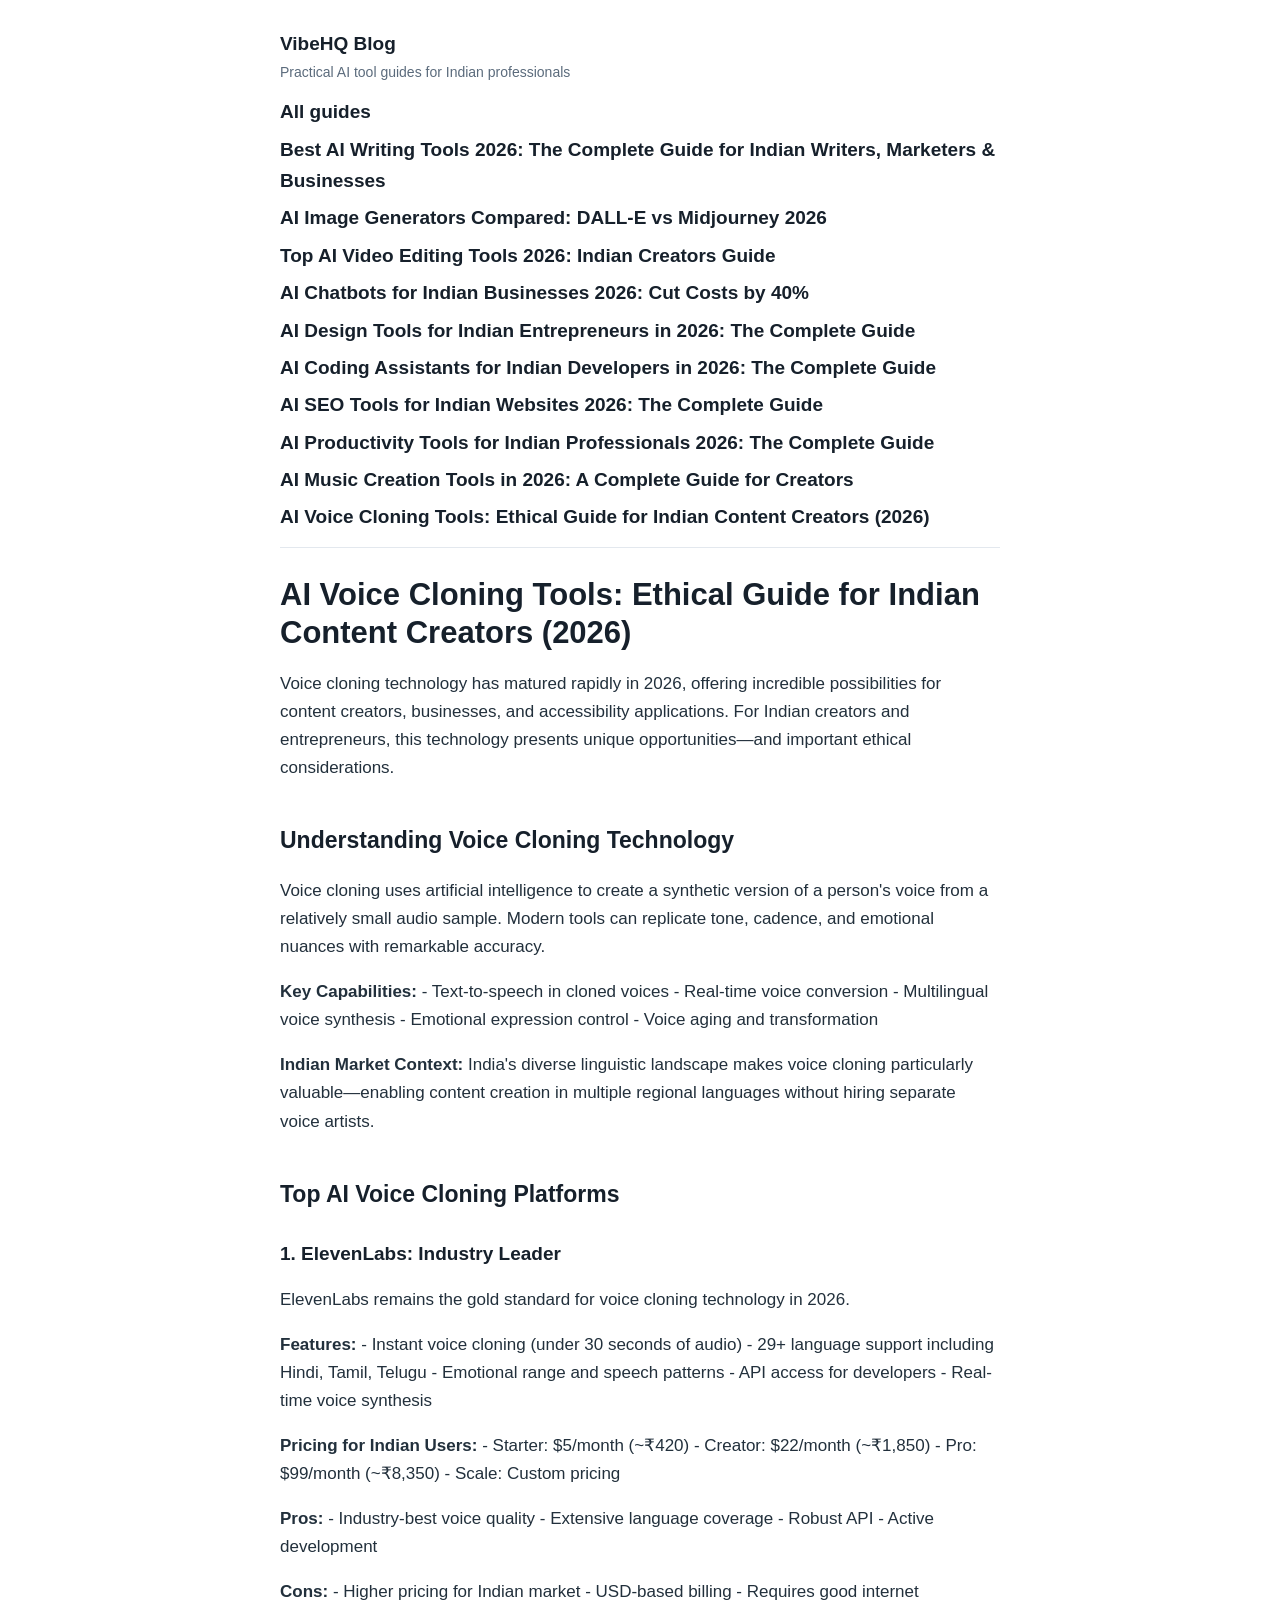
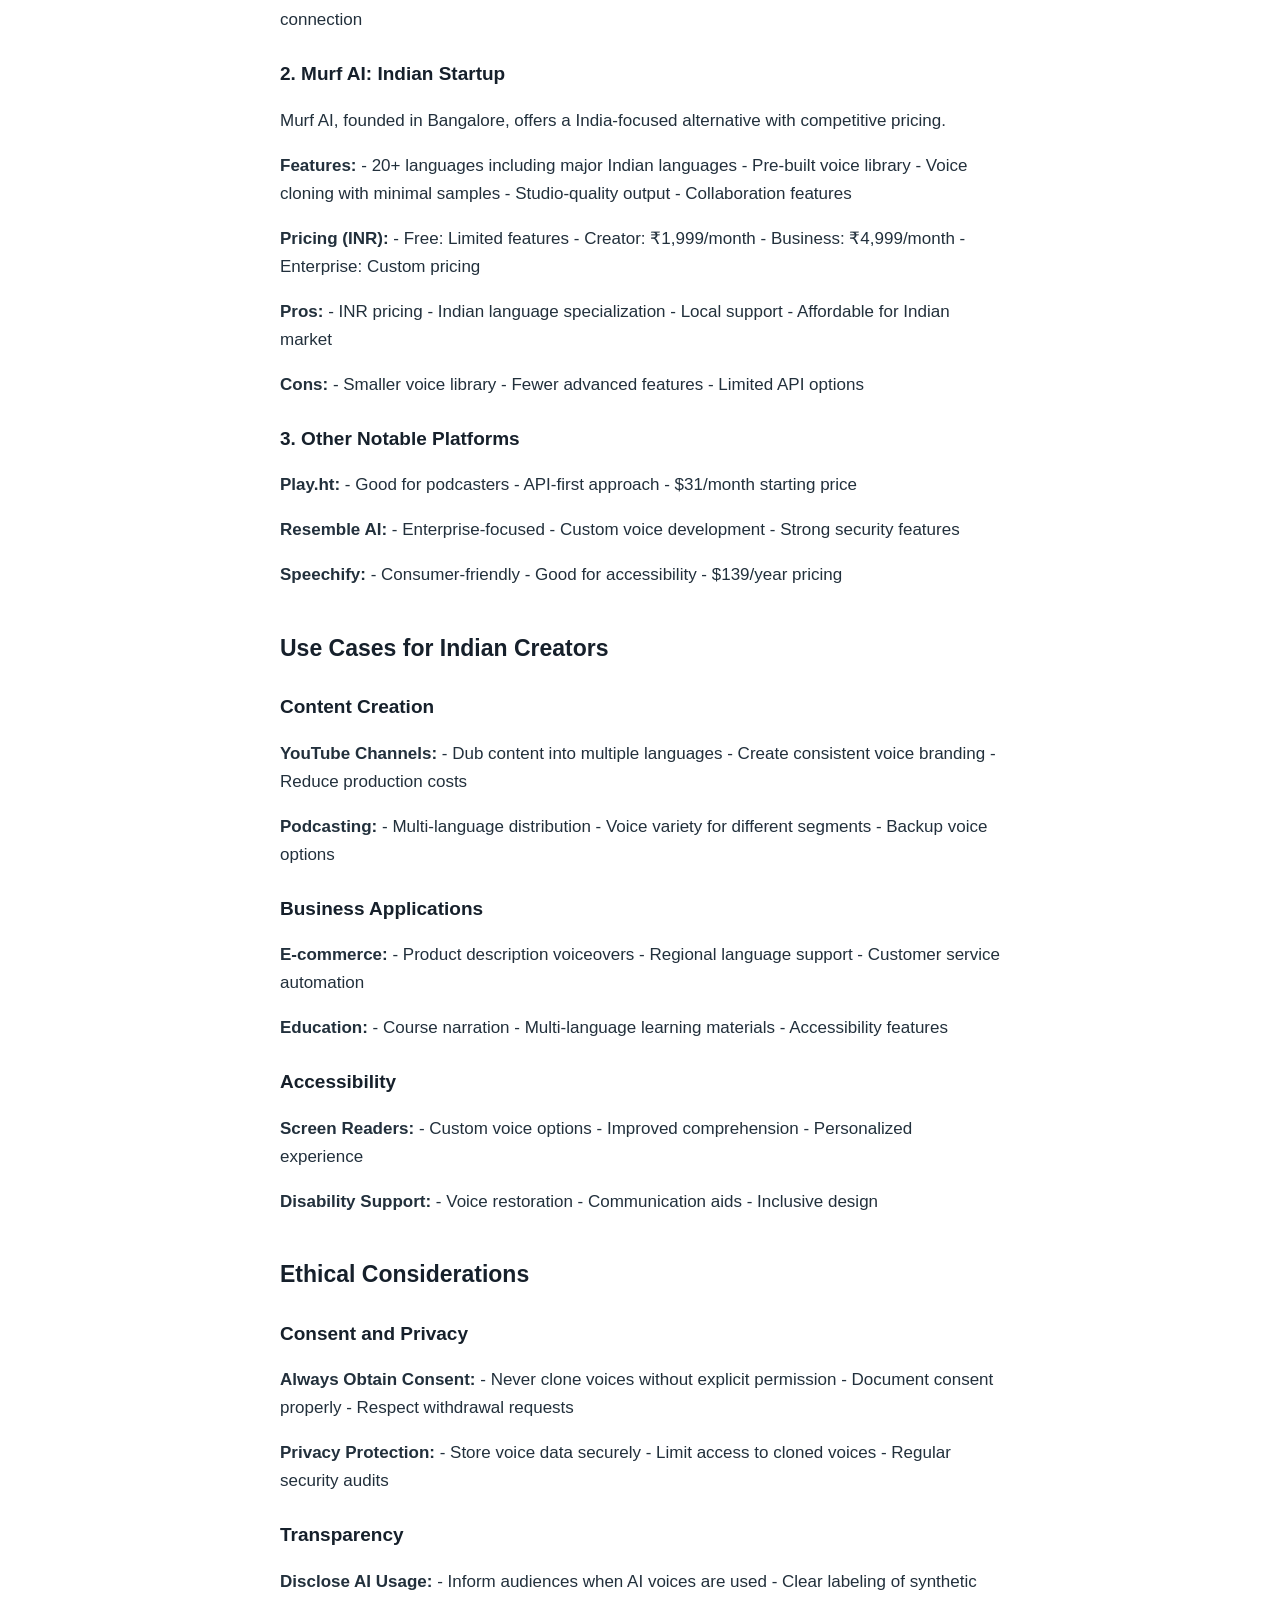
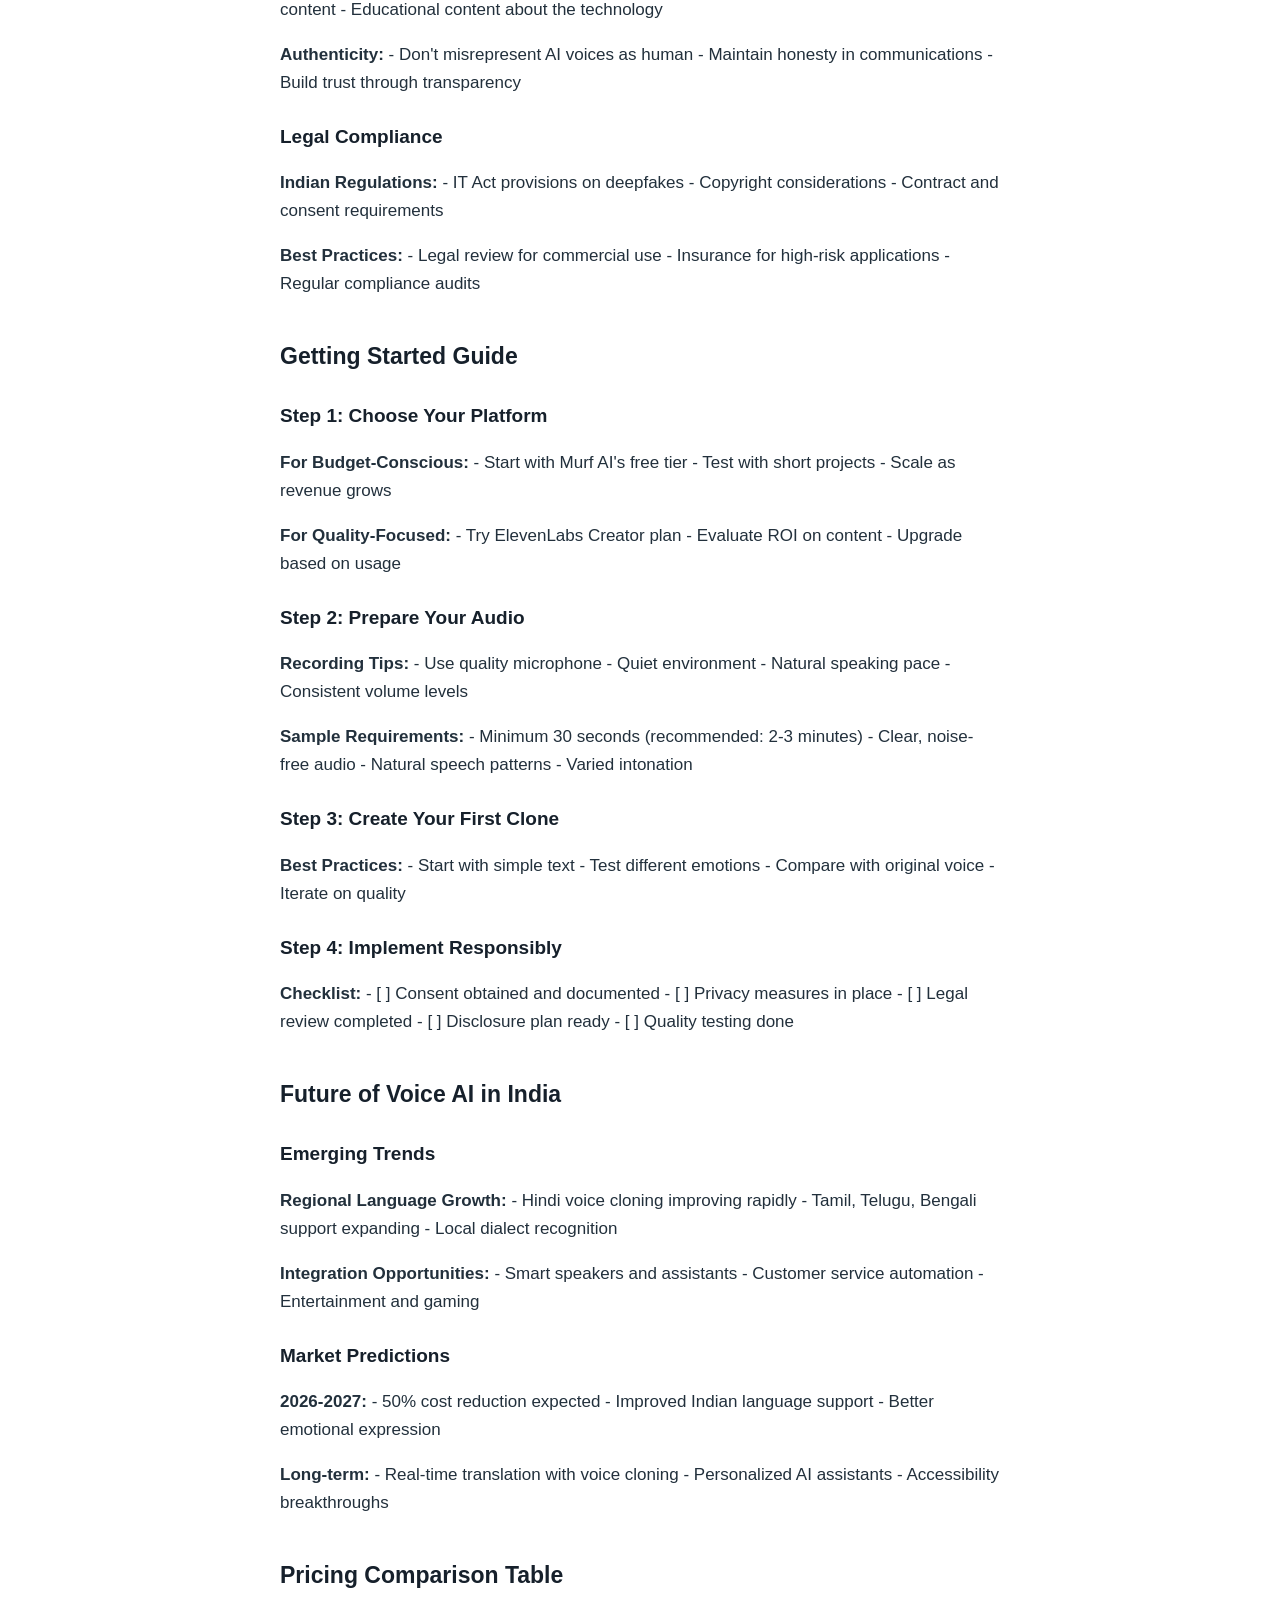
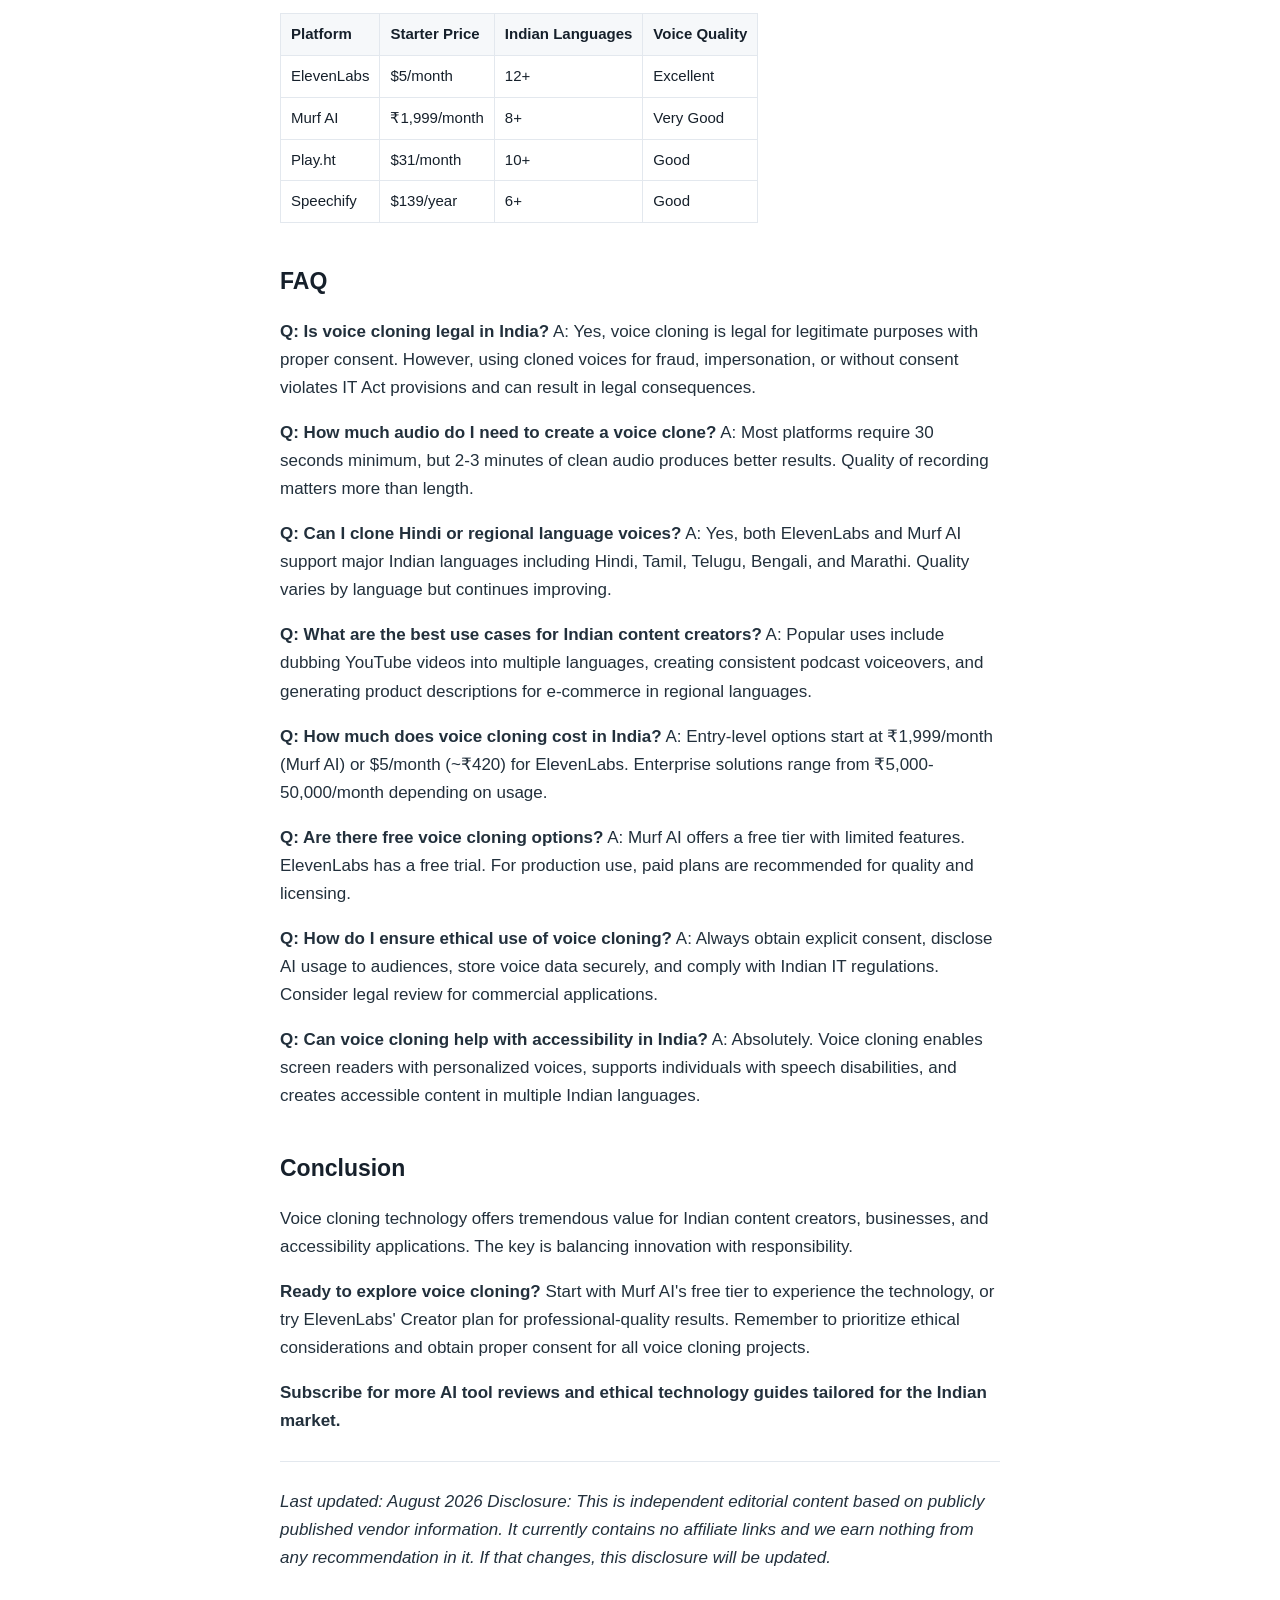
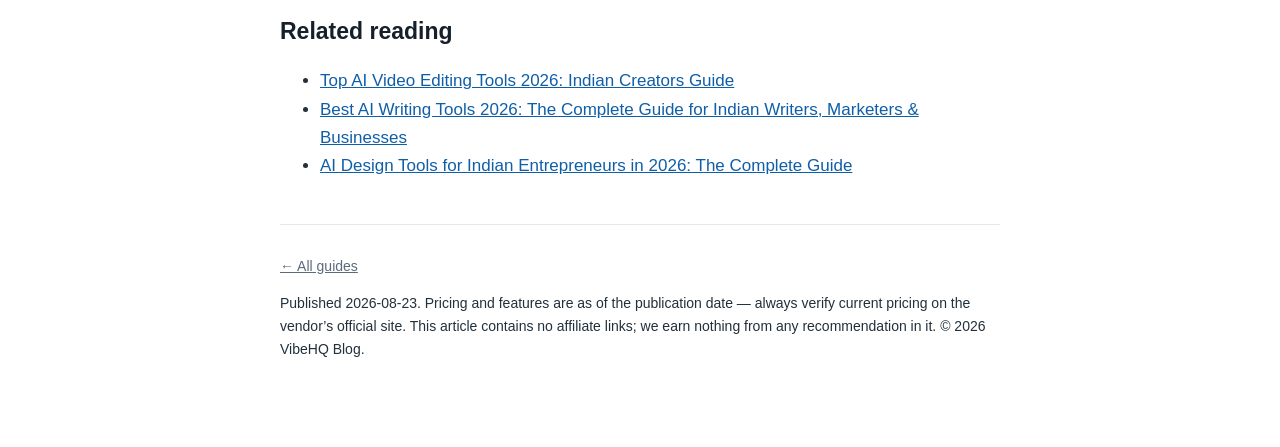
<file: site/ai-voice-cloning-tools.html>
<!DOCTYPE html>
<html lang="en-IN">
<head>
<meta charset="utf-8">
<meta name="viewport" content="width=device-width,initial-scale=1">
<title>AI Voice Cloning Tools: Ethical Guide for Indian Content Creators (2026)</title>
<meta name="description" content="Navigate AI voice cloning responsibly — compare ElevenLabs, Murf AI and Indian platforms, with ethical guidelines, consent rules and pricing in INR.">
<link rel="canonical" href="https://vibehq-blog.onrender.com/ai-voice-cloning-tools.html">
<meta property="og:type" content="article">
<meta property="og:title" content="AI Voice Cloning Tools: Ethical Guide for Indian Content Creators (2026)">
<meta property="og:description" content="Navigate AI voice cloning responsibly — compare ElevenLabs, Murf AI and Indian platforms, with ethical guidelines, consent rules and pricing in INR.">
<meta property="og:url" content="https://vibehq-blog.onrender.com/ai-voice-cloning-tools.html">
<meta name="twitter:card" content="summary_large_image">
<meta name="twitter:title" content="AI Voice Cloning Tools: Ethical Guide for Indian Content Creators (2026)">
<meta name="twitter:description" content="Navigate AI voice cloning responsibly — compare ElevenLabs, Murf AI and Indian platforms, with ethical guidelines, consent rules and pricing in INR.">
<link rel="icon" type="image/svg+xml" href="favicon.svg">
<link rel="stylesheet" href="style.css">
<script type="application/ld+json">{"@context": "https://schema.org", "@type": "Article", "headline": "AI Voice Cloning Tools: Ethical Guide for Indian Content Creators (2026)", "description": "Navigate AI voice cloning responsibly — compare ElevenLabs, Murf AI and Indian platforms, with ethical guidelines, consent rules and pricing in INR.", "datePublished": "2026-08-23", "inLanguage": "en-IN", "author": {"@type": "Organization", "name": "VibeHQ Blog"}, "mainEntityOfPage": "https://vibehq-blog.onrender.com/ai-voice-cloning-tools.html", "keywords": "AI voice cloning, voice cloning India, ElevenLabs India, text-to-speech Hindi"}</script>
</head>
<body>
<div class="wrap">
<header class="site"><div class="bar"><a class="brand" href="index.html">VibeHQ Blog</a><button class="menu-toggle" type="button" aria-expanded="false" aria-controls="site-nav" aria-label="Open menu">&#9776;</button></div><span>Practical AI tool guides for Indian professionals</span>
<nav id="site-nav" class="nav"><ul class="nav-list"><li><a href="index.html">All guides</a></li>
<li><a href="best-ai-writing-tools-2026.html">Best AI Writing Tools 2026: The Complete Guide for Indian Writers, Marketers &amp; Businesses</a></li>
<li><a href="ai-image-generators-compared.html">AI Image Generators Compared: DALL-E vs Midjourney 2026</a></li>
<li><a href="ai-video-editing-tools.html">Top AI Video Editing Tools 2026: Indian Creators Guide</a></li>
<li><a href="ai-chatbots-business.html">AI Chatbots for Indian Businesses 2026: Cut Costs by 40%</a></li>
<li><a href="ai-design-tools.html">AI Design Tools for Indian Entrepreneurs in 2026: The Complete Guide</a></li>
<li><a href="ai-coding-assistants.html">AI Coding Assistants for Indian Developers in 2026: The Complete Guide</a></li>
<li><a href="ai-seo-tools.html">AI SEO Tools for Indian Websites 2026: The Complete Guide</a></li>
<li><a href="ai-productivity-tools.html">AI Productivity Tools for Indian Professionals 2026: The Complete Guide</a></li>
<li><a href="ai-music-creation-tools.html">AI Music Creation Tools in 2026: A Complete Guide for Creators</a></li>
<li><a href="ai-voice-cloning-tools.html" aria-current="page">AI Voice Cloning Tools: Ethical Guide for Indian Content Creators (2026)</a></li></ul></nav></header>
<main>
<article>
<h1>AI Voice Cloning Tools: Ethical Guide for Indian Content Creators (2026)</h1>
<p>Voice cloning technology has matured rapidly in 2026, offering incredible possibilities for content creators, businesses, and accessibility applications. For Indian creators and entrepreneurs, this technology presents unique opportunities—and important ethical considerations.</p>
<h2>Understanding Voice Cloning Technology</h2>
<p>Voice cloning uses artificial intelligence to create a synthetic version of a person's voice from a relatively small audio sample. Modern tools can replicate tone, cadence, and emotional nuances with remarkable accuracy.</p>
<p><strong>Key Capabilities:</strong>
- Text-to-speech in cloned voices
- Real-time voice conversion
- Multilingual voice synthesis
- Emotional expression control
- Voice aging and transformation</p>
<p><strong>Indian Market Context:</strong>
India's diverse linguistic landscape makes voice cloning particularly valuable—enabling content creation in multiple regional languages without hiring separate voice artists.</p>
<h2>Top AI Voice Cloning Platforms</h2>
<h3>1. ElevenLabs: Industry Leader</h3>
<p>ElevenLabs remains the gold standard for voice cloning technology in 2026.</p>
<p><strong>Features:</strong>
- Instant voice cloning (under 30 seconds of audio)
- 29+ language support including Hindi, Tamil, Telugu
- Emotional range and speech patterns
- API access for developers
- Real-time voice synthesis</p>
<p><strong>Pricing for Indian Users:</strong>
- Starter: $5/month (~₹420)
- Creator: $22/month (~₹1,850)
- Pro: $99/month (~₹8,350)
- Scale: Custom pricing</p>
<p><strong>Pros:</strong>
- Industry-best voice quality
- Extensive language coverage
- Robust API
- Active development</p>
<p><strong>Cons:</strong>
- Higher pricing for Indian market
- USD-based billing
- Requires good internet connection</p>
<h3>2. Murf AI: Indian Startup</h3>
<p>Murf AI, founded in Bangalore, offers a India-focused alternative with competitive pricing.</p>
<p><strong>Features:</strong>
- 20+ languages including major Indian languages
- Pre-built voice library
- Voice cloning with minimal samples
- Studio-quality output
- Collaboration features</p>
<p><strong>Pricing (INR):</strong>
- Free: Limited features
- Creator: ₹1,999/month
- Business: ₹4,999/month
- Enterprise: Custom pricing</p>
<p><strong>Pros:</strong>
- INR pricing
- Indian language specialization
- Local support
- Affordable for Indian market</p>
<p><strong>Cons:</strong>
- Smaller voice library
- Fewer advanced features
- Limited API options</p>
<h3>3. Other Notable Platforms</h3>
<p><strong>Play.ht:</strong>
- Good for podcasters
- API-first approach
- $31/month starting price</p>
<p><strong>Resemble AI:</strong>
- Enterprise-focused
- Custom voice development
- Strong security features</p>
<p><strong>Speechify:</strong>
- Consumer-friendly
- Good for accessibility
- $139/year pricing</p>
<h2>Use Cases for Indian Creators</h2>
<h3>Content Creation</h3>
<p><strong>YouTube Channels:</strong>
- Dub content into multiple languages
- Create consistent voice branding
- Reduce production costs</p>
<p><strong>Podcasting:</strong>
- Multi-language distribution
- Voice variety for different segments
- Backup voice options</p>
<h3>Business Applications</h3>
<p><strong>E-commerce:</strong>
- Product description voiceovers
- Regional language support
- Customer service automation</p>
<p><strong>Education:</strong>
- Course narration
- Multi-language learning materials
- Accessibility features</p>
<h3>Accessibility</h3>
<p><strong>Screen Readers:</strong>
- Custom voice options
- Improved comprehension
- Personalized experience</p>
<p><strong>Disability Support:</strong>
- Voice restoration
- Communication aids
- Inclusive design</p>
<h2>Ethical Considerations</h2>
<h3>Consent and Privacy</h3>
<p><strong>Always Obtain Consent:</strong>
- Never clone voices without explicit permission
- Document consent properly
- Respect withdrawal requests</p>
<p><strong>Privacy Protection:</strong>
- Store voice data securely
- Limit access to cloned voices
- Regular security audits</p>
<h3>Transparency</h3>
<p><strong>Disclose AI Usage:</strong>
- Inform audiences when AI voices are used
- Clear labeling of synthetic content
- Educational content about the technology</p>
<p><strong>Authenticity:</strong>
- Don't misrepresent AI voices as human
- Maintain honesty in communications
- Build trust through transparency</p>
<h3>Legal Compliance</h3>
<p><strong>Indian Regulations:</strong>
- IT Act provisions on deepfakes
- Copyright considerations
- Contract and consent requirements</p>
<p><strong>Best Practices:</strong>
- Legal review for commercial use
- Insurance for high-risk applications
- Regular compliance audits</p>
<h2>Getting Started Guide</h2>
<h3>Step 1: Choose Your Platform</h3>
<p><strong>For Budget-Conscious:</strong>
- Start with Murf AI's free tier
- Test with short projects
- Scale as revenue grows</p>
<p><strong>For Quality-Focused:</strong>
- Try ElevenLabs Creator plan
- Evaluate ROI on content
- Upgrade based on usage</p>
<h3>Step 2: Prepare Your Audio</h3>
<p><strong>Recording Tips:</strong>
- Use quality microphone
- Quiet environment
- Natural speaking pace
- Consistent volume levels</p>
<p><strong>Sample Requirements:</strong>
- Minimum 30 seconds (recommended: 2-3 minutes)
- Clear, noise-free audio
- Natural speech patterns
- Varied intonation</p>
<h3>Step 3: Create Your First Clone</h3>
<p><strong>Best Practices:</strong>
- Start with simple text
- Test different emotions
- Compare with original voice
- Iterate on quality</p>
<h3>Step 4: Implement Responsibly</h3>
<p><strong>Checklist:</strong>
- [ ] Consent obtained and documented
- [ ] Privacy measures in place
- [ ] Legal review completed
- [ ] Disclosure plan ready
- [ ] Quality testing done</p>
<h2>Future of Voice AI in India</h2>
<h3>Emerging Trends</h3>
<p><strong>Regional Language Growth:</strong>
- Hindi voice cloning improving rapidly
- Tamil, Telugu, Bengali support expanding
- Local dialect recognition</p>
<p><strong>Integration Opportunities:</strong>
- Smart speakers and assistants
- Customer service automation
- Entertainment and gaming</p>
<h3>Market Predictions</h3>
<p><strong>2026-2027:</strong>
- 50% cost reduction expected
- Improved Indian language support
- Better emotional expression</p>
<p><strong>Long-term:</strong>
- Real-time translation with voice cloning
- Personalized AI assistants
- Accessibility breakthroughs</p>
<h2>Pricing Comparison Table</h2>
<table>
<thead>
<tr>
<th>Platform</th>
<th>Starter Price</th>
<th>Indian Languages</th>
<th>Voice Quality</th>
</tr>
</thead>
<tbody>
<tr>
<td>ElevenLabs</td>
<td>$5/month</td>
<td>12+</td>
<td>Excellent</td>
</tr>
<tr>
<td>Murf AI</td>
<td>₹1,999/month</td>
<td>8+</td>
<td>Very Good</td>
</tr>
<tr>
<td>Play.ht</td>
<td>$31/month</td>
<td>10+</td>
<td>Good</td>
</tr>
<tr>
<td>Speechify</td>
<td>$139/year</td>
<td>6+</td>
<td>Good</td>
</tr>
</tbody>
</table>
<h2>FAQ</h2>
<p><strong>Q: Is voice cloning legal in India?</strong>
A: Yes, voice cloning is legal for legitimate purposes with proper consent. However, using cloned voices for fraud, impersonation, or without consent violates IT Act provisions and can result in legal consequences.</p>
<p><strong>Q: How much audio do I need to create a voice clone?</strong>
A: Most platforms require 30 seconds minimum, but 2-3 minutes of clean audio produces better results. Quality of recording matters more than length.</p>
<p><strong>Q: Can I clone Hindi or regional language voices?</strong>
A: Yes, both ElevenLabs and Murf AI support major Indian languages including Hindi, Tamil, Telugu, Bengali, and Marathi. Quality varies by language but continues improving.</p>
<p><strong>Q: What are the best use cases for Indian content creators?</strong>
A: Popular uses include dubbing YouTube videos into multiple languages, creating consistent podcast voiceovers, and generating product descriptions for e-commerce in regional languages.</p>
<p><strong>Q: How much does voice cloning cost in India?</strong>
A: Entry-level options start at ₹1,999/month (Murf AI) or $5/month (~₹420) for ElevenLabs. Enterprise solutions range from ₹5,000-50,000/month depending on usage.</p>
<p><strong>Q: Are there free voice cloning options?</strong>
A: Murf AI offers a free tier with limited features. ElevenLabs has a free trial. For production use, paid plans are recommended for quality and licensing.</p>
<p><strong>Q: How do I ensure ethical use of voice cloning?</strong>
A: Always obtain explicit consent, disclose AI usage to audiences, store voice data securely, and comply with Indian IT regulations. Consider legal review for commercial applications.</p>
<p><strong>Q: Can voice cloning help with accessibility in India?</strong>
A: Absolutely. Voice cloning enables screen readers with personalized voices, supports individuals with speech disabilities, and creates accessible content in multiple Indian languages.</p>
<h2>Conclusion</h2>
<p>Voice cloning technology offers tremendous value for Indian content creators, businesses, and accessibility applications. The key is balancing innovation with responsibility.</p>
<p><strong>Ready to explore voice cloning?</strong> Start with Murf AI's free tier to experience the technology, or try ElevenLabs' Creator plan for professional-quality results. Remember to prioritize ethical considerations and obtain proper consent for all voice cloning projects.</p>
<p><strong>Subscribe for more AI tool reviews and ethical technology guides tailored for the Indian market.</strong></p>
<hr />
<p><em>Last updated: August 2026</em>
<em>Disclosure: This is independent editorial content based on publicly published vendor information. It currently contains no affiliate links and we earn nothing from any recommendation in it. If that changes, this disclosure will be updated.</em></p>
</article>
<section class="related">
<h2>Related reading</h2>
<ul>
<li><a href="ai-video-editing-tools.html">Top AI Video Editing Tools 2026: Indian Creators Guide</a></li>
<li><a href="best-ai-writing-tools-2026.html">Best AI Writing Tools 2026: The Complete Guide for Indian Writers, Marketers &amp; Businesses</a></li>
<li><a href="ai-design-tools.html">AI Design Tools for Indian Entrepreneurs in 2026: The Complete Guide</a></li>
</ul>
</section>
</main>
<footer class="site">
<p><a href="index.html">&larr; All guides</a></p>
<p>Published 2026-08-23. Pricing and features are as of the publication date &mdash; always verify current pricing on the vendor&rsquo;s official site. This article contains no affiliate links; we earn nothing from any recommendation in it. &copy; 2026 VibeHQ Blog.</p>
</footer>
</div>
<script>
(function(){
  var b=document.querySelector('.menu-toggle'), n=document.getElementById('site-nav');
  if(!b||!n){return;}
  b.addEventListener('click',function(){
    var open=b.getAttribute('aria-expanded')==='true';
    b.setAttribute('aria-expanded', open?'false':'true');
    b.setAttribute('aria-label', open?'Open menu':'Close menu');
    n.classList.toggle('open',!open);
  });
})();
</script>
</body>
</html>
</file>
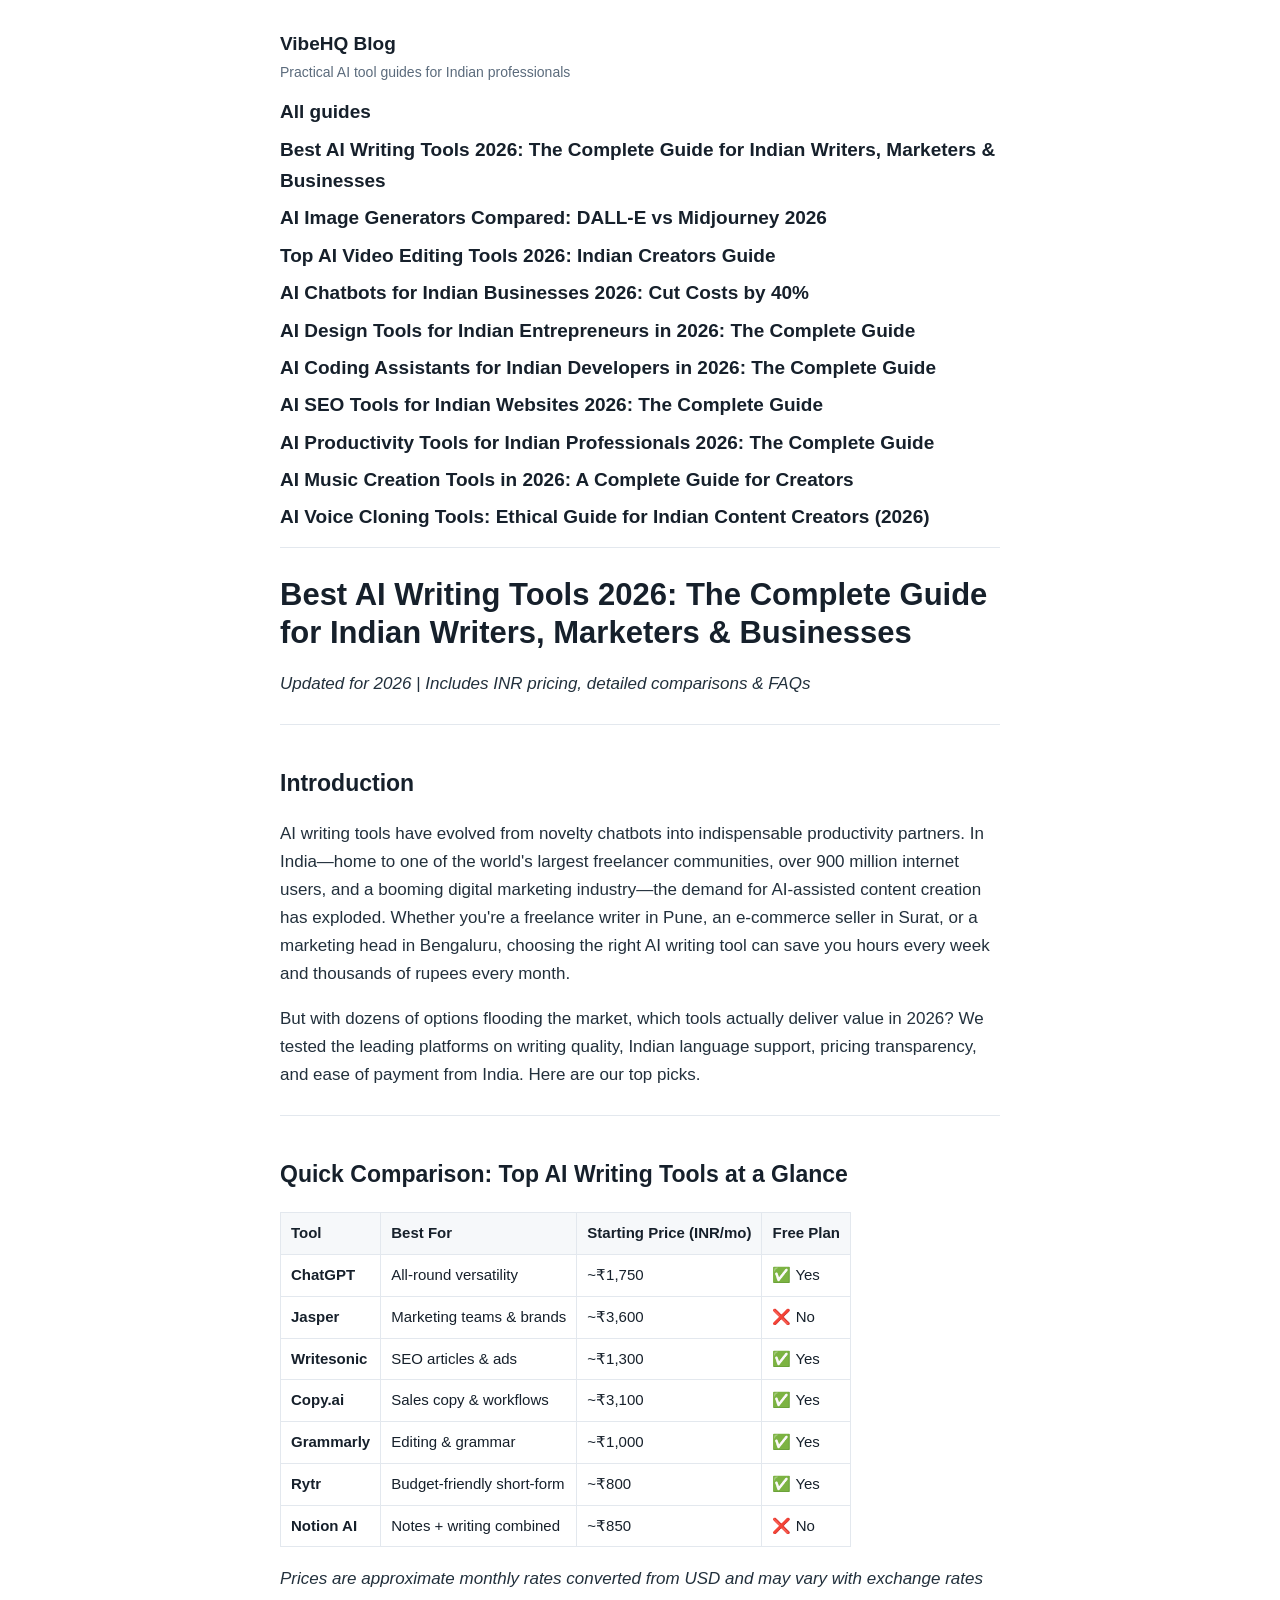
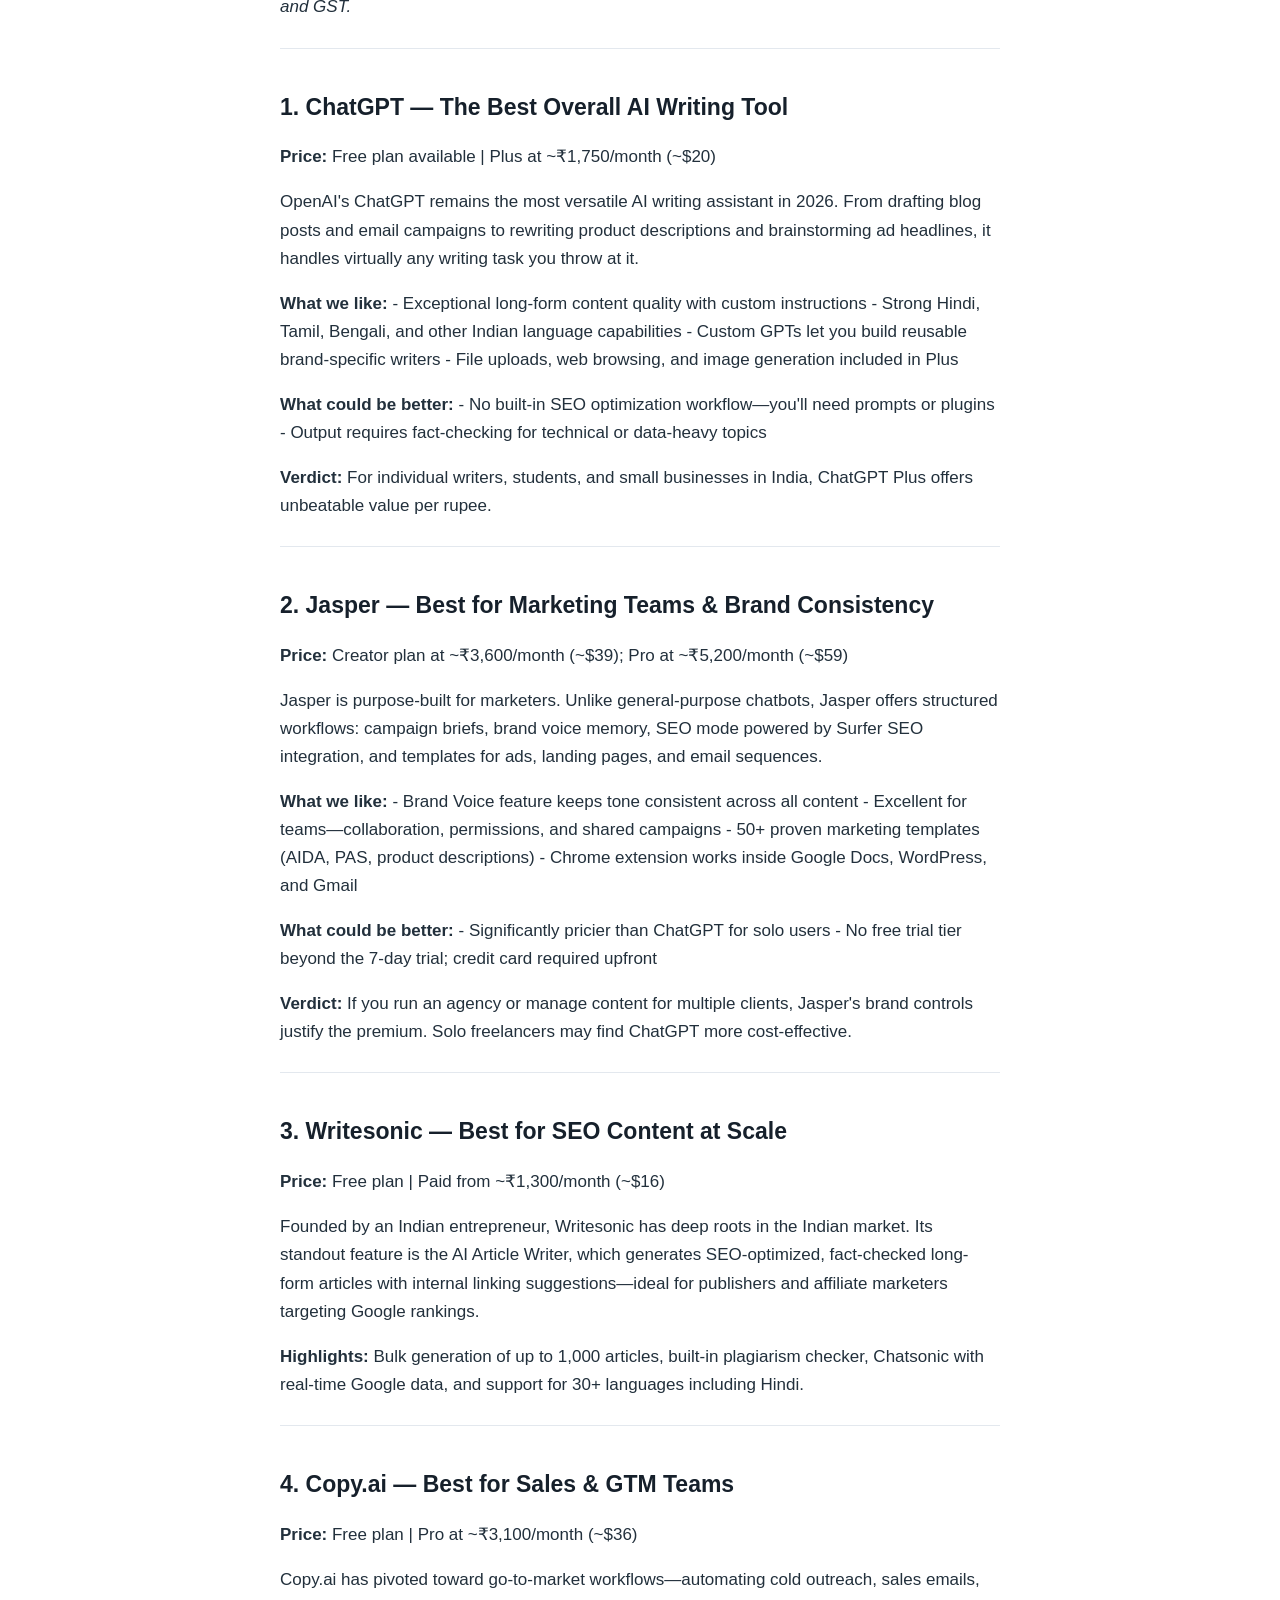
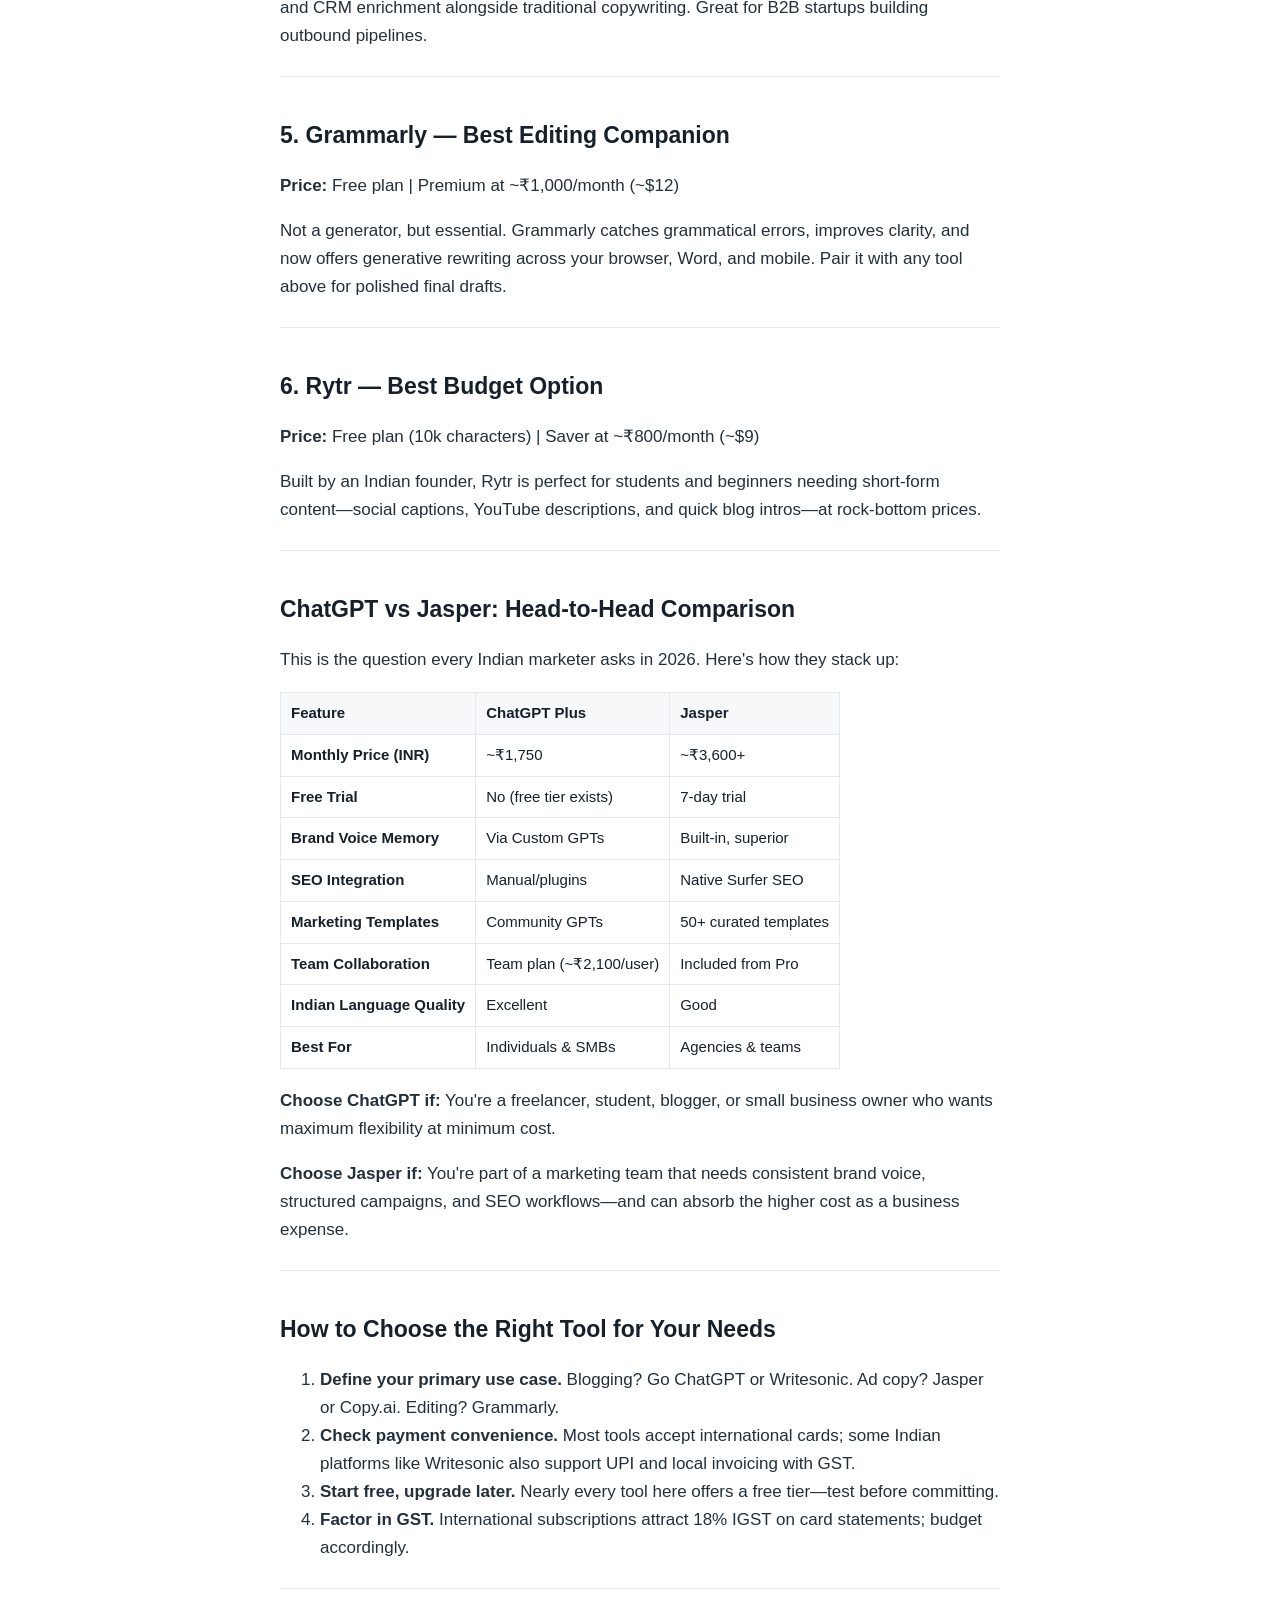
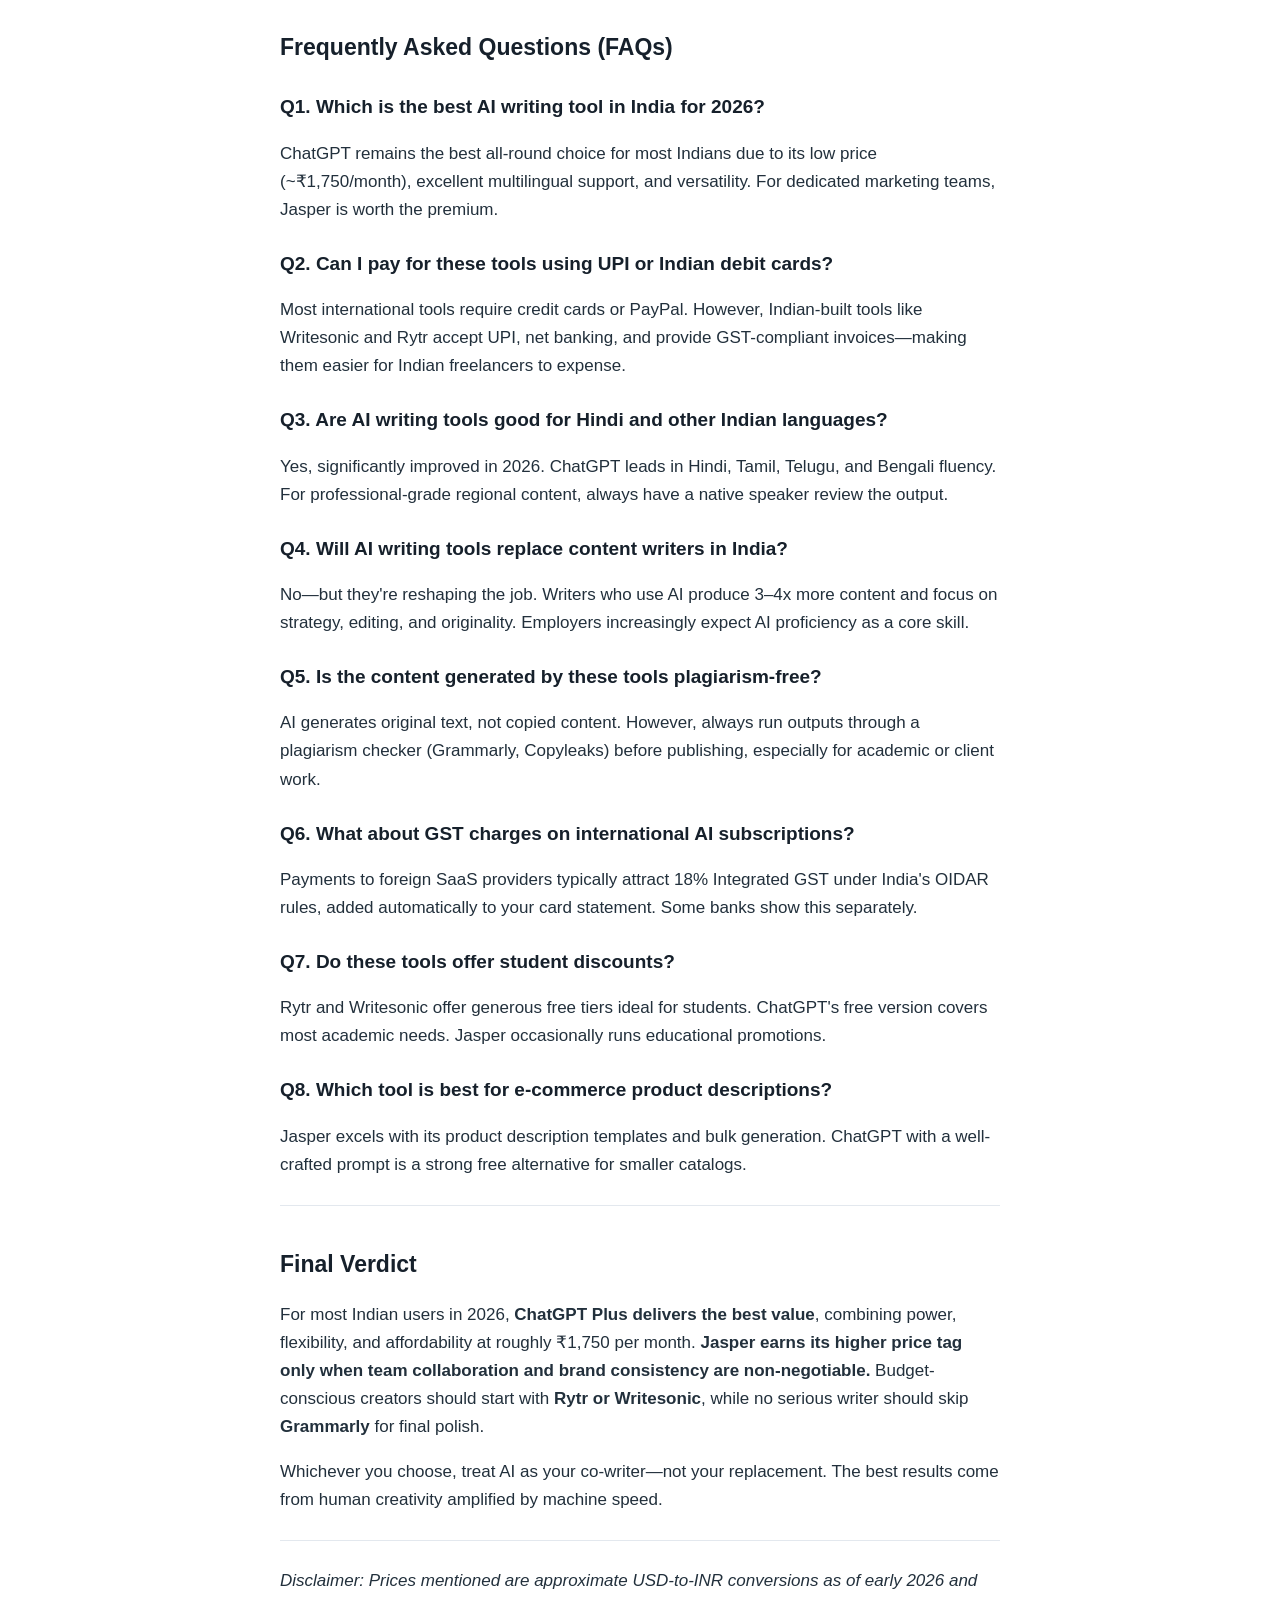
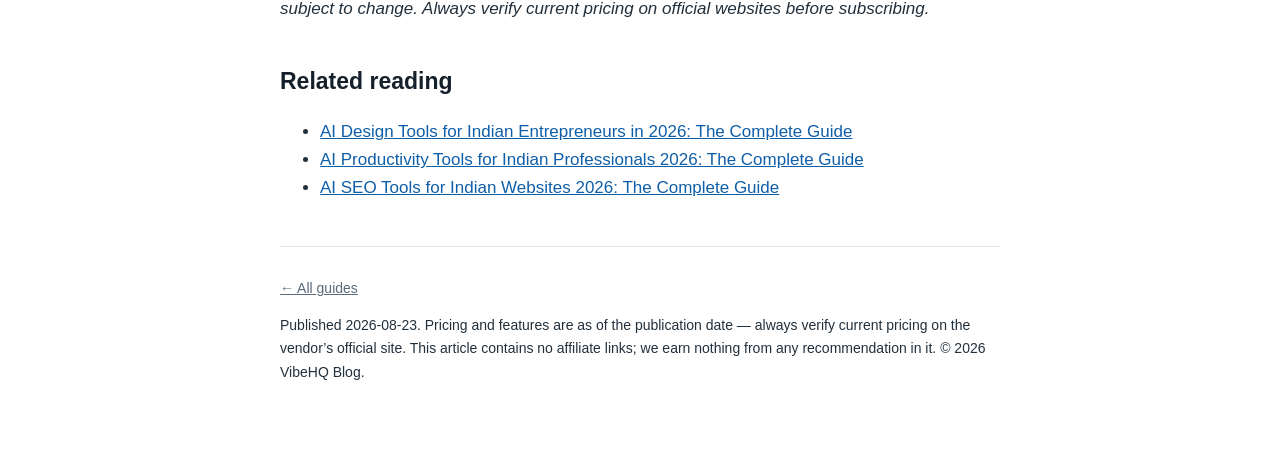
<file: site/best-ai-writing-tools-2026.html>
<!DOCTYPE html>
<html lang="en-IN">
<head>
<meta charset="utf-8">
<meta name="viewport" content="width=device-width,initial-scale=1">
<title>Best AI Writing Tools 2026: The Complete Guide for Indian Writers, Marketers &amp; Businesses</title>
<meta name="description" content="Compare the best AI writing tools of 2026 for Indian writers, marketers and businesses — features, INR pricing, free plans, Hindi support and FAQs.">
<link rel="canonical" href="https://vibehq-blog.onrender.com/best-ai-writing-tools-2026.html">
<meta property="og:type" content="article">
<meta property="og:title" content="Best AI Writing Tools 2026: The Complete Guide for Indian Writers, Marketers &amp; Businesses">
<meta property="og:description" content="Compare the best AI writing tools of 2026 for Indian writers, marketers and businesses — features, INR pricing, free plans, Hindi support and FAQs.">
<meta property="og:url" content="https://vibehq-blog.onrender.com/best-ai-writing-tools-2026.html">
<meta name="twitter:card" content="summary_large_image">
<meta name="twitter:title" content="Best AI Writing Tools 2026: The Complete Guide for Indian Writers, Marketers &amp; Businesses">
<meta name="twitter:description" content="Compare the best AI writing tools of 2026 for Indian writers, marketers and businesses — features, INR pricing, free plans, Hindi support and FAQs.">
<link rel="icon" type="image/svg+xml" href="favicon.svg">
<link rel="stylesheet" href="style.css">
<script type="application/ld+json">{"@context": "https://schema.org", "@type": "Article", "headline": "Best AI Writing Tools 2026: The Complete Guide for Indian Writers, Marketers & Businesses", "description": "Compare the best AI writing tools of 2026 for Indian writers, marketers and businesses — features, INR pricing, free plans, Hindi support and FAQs.", "datePublished": "2026-08-23", "inLanguage": "en-IN", "author": {"@type": "Organization", "name": "VibeHQ Blog"}, "mainEntityOfPage": "https://vibehq-blog.onrender.com/best-ai-writing-tools-2026.html", "keywords": "AI writing tools, best AI writing tools India, ChatGPT India pricing, AI content writing 2026"}</script>
</head>
<body>
<div class="wrap">
<header class="site"><div class="bar"><a class="brand" href="index.html">VibeHQ Blog</a><button class="menu-toggle" type="button" aria-expanded="false" aria-controls="site-nav" aria-label="Open menu">&#9776;</button></div><span>Practical AI tool guides for Indian professionals</span>
<nav id="site-nav" class="nav"><ul class="nav-list"><li><a href="index.html">All guides</a></li>
<li><a href="best-ai-writing-tools-2026.html" aria-current="page">Best AI Writing Tools 2026: The Complete Guide for Indian Writers, Marketers &amp; Businesses</a></li>
<li><a href="ai-image-generators-compared.html">AI Image Generators Compared: DALL-E vs Midjourney 2026</a></li>
<li><a href="ai-video-editing-tools.html">Top AI Video Editing Tools 2026: Indian Creators Guide</a></li>
<li><a href="ai-chatbots-business.html">AI Chatbots for Indian Businesses 2026: Cut Costs by 40%</a></li>
<li><a href="ai-design-tools.html">AI Design Tools for Indian Entrepreneurs in 2026: The Complete Guide</a></li>
<li><a href="ai-coding-assistants.html">AI Coding Assistants for Indian Developers in 2026: The Complete Guide</a></li>
<li><a href="ai-seo-tools.html">AI SEO Tools for Indian Websites 2026: The Complete Guide</a></li>
<li><a href="ai-productivity-tools.html">AI Productivity Tools for Indian Professionals 2026: The Complete Guide</a></li>
<li><a href="ai-music-creation-tools.html">AI Music Creation Tools in 2026: A Complete Guide for Creators</a></li>
<li><a href="ai-voice-cloning-tools.html">AI Voice Cloning Tools: Ethical Guide for Indian Content Creators (2026)</a></li></ul></nav></header>
<main>
<article>
<h1>Best AI Writing Tools 2026: The Complete Guide for Indian Writers, Marketers &amp; Businesses</h1>
<p><em>Updated for 2026 | Includes INR pricing, detailed comparisons &amp; FAQs</em></p>
<hr />
<h2>Introduction</h2>
<p>AI writing tools have evolved from novelty chatbots into indispensable productivity partners. In India—home to one of the world's largest freelancer communities, over 900 million internet users, and a booming digital marketing industry—the demand for AI-assisted content creation has exploded. Whether you're a freelance writer in Pune, an e-commerce seller in Surat, or a marketing head in Bengaluru, choosing the right AI writing tool can save you hours every week and thousands of rupees every month.</p>
<p>But with dozens of options flooding the market, which tools actually deliver value in 2026? We tested the leading platforms on writing quality, Indian language support, pricing transparency, and ease of payment from India. Here are our top picks.</p>
<hr />
<h2>Quick Comparison: Top AI Writing Tools at a Glance</h2>
<table>
<thead>
<tr>
<th>Tool</th>
<th>Best For</th>
<th>Starting Price (INR/mo)</th>
<th>Free Plan</th>
</tr>
</thead>
<tbody>
<tr>
<td><strong>ChatGPT</strong></td>
<td>All-round versatility</td>
<td>~₹1,750</td>
<td>✅ Yes</td>
</tr>
<tr>
<td><strong>Jasper</strong></td>
<td>Marketing teams &amp; brands</td>
<td>~₹3,600</td>
<td>❌ No</td>
</tr>
<tr>
<td><strong>Writesonic</strong></td>
<td>SEO articles &amp; ads</td>
<td>~₹1,300</td>
<td>✅ Yes</td>
</tr>
<tr>
<td><strong>Copy.ai</strong></td>
<td>Sales copy &amp; workflows</td>
<td>~₹3,100</td>
<td>✅ Yes</td>
</tr>
<tr>
<td><strong>Grammarly</strong></td>
<td>Editing &amp; grammar</td>
<td>~₹1,000</td>
<td>✅ Yes</td>
</tr>
<tr>
<td><strong>Rytr</strong></td>
<td>Budget-friendly short-form</td>
<td>~₹800</td>
<td>✅ Yes</td>
</tr>
<tr>
<td><strong>Notion AI</strong></td>
<td>Notes + writing combined</td>
<td>~₹850</td>
<td>❌ No</td>
</tr>
</tbody>
</table>
<p><em>Prices are approximate monthly rates converted from USD and may vary with exchange rates and GST.</em></p>
<hr />
<h2>1. ChatGPT — The Best Overall AI Writing Tool</h2>
<p><strong>Price:</strong> Free plan available | Plus at ~₹1,750/month (~$20)</p>
<p>OpenAI's ChatGPT remains the most versatile AI writing assistant in 2026. From drafting blog posts and email campaigns to rewriting product descriptions and brainstorming ad headlines, it handles virtually any writing task you throw at it.</p>
<p><strong>What we like:</strong>
- Exceptional long-form content quality with custom instructions
- Strong Hindi, Tamil, Bengali, and other Indian language capabilities
- Custom GPTs let you build reusable brand-specific writers
- File uploads, web browsing, and image generation included in Plus</p>
<p><strong>What could be better:</strong>
- No built-in SEO optimization workflow—you'll need prompts or plugins
- Output requires fact-checking for technical or data-heavy topics</p>
<p><strong>Verdict:</strong> For individual writers, students, and small businesses in India, ChatGPT Plus offers unbeatable value per rupee.</p>
<hr />
<h2>2. Jasper — Best for Marketing Teams &amp; Brand Consistency</h2>
<p><strong>Price:</strong> Creator plan at ~₹3,600/month (~$39); Pro at ~₹5,200/month (~$59)</p>
<p>Jasper is purpose-built for marketers. Unlike general-purpose chatbots, Jasper offers structured workflows: campaign briefs, brand voice memory, SEO mode powered by Surfer SEO integration, and templates for ads, landing pages, and email sequences.</p>
<p><strong>What we like:</strong>
- Brand Voice feature keeps tone consistent across all content
- Excellent for teams—collaboration, permissions, and shared campaigns
- 50+ proven marketing templates (AIDA, PAS, product descriptions)
- Chrome extension works inside Google Docs, WordPress, and Gmail</p>
<p><strong>What could be better:</strong>
- Significantly pricier than ChatGPT for solo users
- No free trial tier beyond the 7-day trial; credit card required upfront</p>
<p><strong>Verdict:</strong> If you run an agency or manage content for multiple clients, Jasper's brand controls justify the premium. Solo freelancers may find ChatGPT more cost-effective.</p>
<hr />
<h2>3. Writesonic — Best for SEO Content at Scale</h2>
<p><strong>Price:</strong> Free plan | Paid from ~₹1,300/month (~$16)</p>
<p>Founded by an Indian entrepreneur, Writesonic has deep roots in the Indian market. Its standout feature is the AI Article Writer, which generates SEO-optimized, fact-checked long-form articles with internal linking suggestions—ideal for publishers and affiliate marketers targeting Google rankings.</p>
<p><strong>Highlights:</strong> Bulk generation of up to 1,000 articles, built-in plagiarism checker, Chatsonic with real-time Google data, and support for 30+ languages including Hindi.</p>
<hr />
<h2>4. Copy.ai — Best for Sales &amp; GTM Teams</h2>
<p><strong>Price:</strong> Free plan | Pro at ~₹3,100/month (~$36)</p>
<p>Copy.ai has pivoted toward go-to-market workflows—automating cold outreach, sales emails, and CRM enrichment alongside traditional copywriting. Great for B2B startups building outbound pipelines.</p>
<hr />
<h2>5. Grammarly — Best Editing Companion</h2>
<p><strong>Price:</strong> Free plan | Premium at ~₹1,000/month (~$12)</p>
<p>Not a generator, but essential. Grammarly catches grammatical errors, improves clarity, and now offers generative rewriting across your browser, Word, and mobile. Pair it with any tool above for polished final drafts.</p>
<hr />
<h2>6. Rytr — Best Budget Option</h2>
<p><strong>Price:</strong> Free plan (10k characters) | Saver at ~₹800/month (~$9)</p>
<p>Built by an Indian founder, Rytr is perfect for students and beginners needing short-form content—social captions, YouTube descriptions, and quick blog intros—at rock-bottom prices.</p>
<hr />
<h2>ChatGPT vs Jasper: Head-to-Head Comparison</h2>
<p>This is the question every Indian marketer asks in 2026. Here's how they stack up:</p>
<table>
<thead>
<tr>
<th>Feature</th>
<th>ChatGPT Plus</th>
<th>Jasper</th>
</tr>
</thead>
<tbody>
<tr>
<td><strong>Monthly Price (INR)</strong></td>
<td>~₹1,750</td>
<td>~₹3,600+</td>
</tr>
<tr>
<td><strong>Free Trial</strong></td>
<td>No (free tier exists)</td>
<td>7-day trial</td>
</tr>
<tr>
<td><strong>Brand Voice Memory</strong></td>
<td>Via Custom GPTs</td>
<td>Built-in, superior</td>
</tr>
<tr>
<td><strong>SEO Integration</strong></td>
<td>Manual/plugins</td>
<td>Native Surfer SEO</td>
</tr>
<tr>
<td><strong>Marketing Templates</strong></td>
<td>Community GPTs</td>
<td>50+ curated templates</td>
</tr>
<tr>
<td><strong>Team Collaboration</strong></td>
<td>Team plan (~₹2,100/user)</td>
<td>Included from Pro</td>
</tr>
<tr>
<td><strong>Indian Language Quality</strong></td>
<td>Excellent</td>
<td>Good</td>
</tr>
<tr>
<td><strong>Best For</strong></td>
<td>Individuals &amp; SMBs</td>
<td>Agencies &amp; teams</td>
</tr>
</tbody>
</table>
<p><strong>Choose ChatGPT if:</strong> You're a freelancer, student, blogger, or small business owner who wants maximum flexibility at minimum cost.</p>
<p><strong>Choose Jasper if:</strong> You're part of a marketing team that needs consistent brand voice, structured campaigns, and SEO workflows—and can absorb the higher cost as a business expense.</p>
<hr />
<h2>How to Choose the Right Tool for Your Needs</h2>
<ol>
<li><strong>Define your primary use case.</strong> Blogging? Go ChatGPT or Writesonic. Ad copy? Jasper or Copy.ai. Editing? Grammarly.</li>
<li><strong>Check payment convenience.</strong> Most tools accept international cards; some Indian platforms like Writesonic also support UPI and local invoicing with GST.</li>
<li><strong>Start free, upgrade later.</strong> Nearly every tool here offers a free tier—test before committing.</li>
<li><strong>Factor in GST.</strong> International subscriptions attract 18% IGST on card statements; budget accordingly.</li>
</ol>
<hr />
<h2>Frequently Asked Questions (FAQs)</h2>
<h3>Q1. Which is the best AI writing tool in India for 2026?</h3>
<p>ChatGPT remains the best all-round choice for most Indians due to its low price (~₹1,750/month), excellent multilingual support, and versatility. For dedicated marketing teams, Jasper is worth the premium.</p>
<h3>Q2. Can I pay for these tools using UPI or Indian debit cards?</h3>
<p>Most international tools require credit cards or PayPal. However, Indian-built tools like Writesonic and Rytr accept UPI, net banking, and provide GST-compliant invoices—making them easier for Indian freelancers to expense.</p>
<h3>Q3. Are AI writing tools good for Hindi and other Indian languages?</h3>
<p>Yes, significantly improved in 2026. ChatGPT leads in Hindi, Tamil, Telugu, and Bengali fluency. For professional-grade regional content, always have a native speaker review the output.</p>
<h3>Q4. Will AI writing tools replace content writers in India?</h3>
<p>No—but they're reshaping the job. Writers who use AI produce 3–4x more content and focus on strategy, editing, and originality. Employers increasingly expect AI proficiency as a core skill.</p>
<h3>Q5. Is the content generated by these tools plagiarism-free?</h3>
<p>AI generates original text, not copied content. However, always run outputs through a plagiarism checker (Grammarly, Copyleaks) before publishing, especially for academic or client work.</p>
<h3>Q6. What about GST charges on international AI subscriptions?</h3>
<p>Payments to foreign SaaS providers typically attract 18% Integrated GST under India's OIDAR rules, added automatically to your card statement. Some banks show this separately.</p>
<h3>Q7. Do these tools offer student discounts?</h3>
<p>Rytr and Writesonic offer generous free tiers ideal for students. ChatGPT's free version covers most academic needs. Jasper occasionally runs educational promotions.</p>
<h3>Q8. Which tool is best for e-commerce product descriptions?</h3>
<p>Jasper excels with its product description templates and bulk generation. ChatGPT with a well-crafted prompt is a strong free alternative for smaller catalogs.</p>
<hr />
<h2>Final Verdict</h2>
<p>For most Indian users in 2026, <strong>ChatGPT Plus delivers the best value</strong>, combining power, flexibility, and affordability at roughly ₹1,750 per month. <strong>Jasper earns its higher price tag only when team collaboration and brand consistency are non-negotiable.</strong> Budget-conscious creators should start with <strong>Rytr or Writesonic</strong>, while no serious writer should skip <strong>Grammarly</strong> for final polish.</p>
<p>Whichever you choose, treat AI as your co-writer—not your replacement. The best results come from human creativity amplified by machine speed.</p>
<hr />
<p><em>Disclaimer: Prices mentioned are approximate USD-to-INR conversions as of early 2026 and subject to change. Always verify current pricing on official websites before subscribing.</em></p>
</article>
<section class="related">
<h2>Related reading</h2>
<ul>
<li><a href="ai-design-tools.html">AI Design Tools for Indian Entrepreneurs in 2026: The Complete Guide</a></li>
<li><a href="ai-productivity-tools.html">AI Productivity Tools for Indian Professionals 2026: The Complete Guide</a></li>
<li><a href="ai-seo-tools.html">AI SEO Tools for Indian Websites 2026: The Complete Guide</a></li>
</ul>
</section>
</main>
<footer class="site">
<p><a href="index.html">&larr; All guides</a></p>
<p>Published 2026-08-23. Pricing and features are as of the publication date &mdash; always verify current pricing on the vendor&rsquo;s official site. This article contains no affiliate links; we earn nothing from any recommendation in it. &copy; 2026 VibeHQ Blog.</p>
</footer>
</div>
<script>
(function(){
  var b=document.querySelector('.menu-toggle'), n=document.getElementById('site-nav');
  if(!b||!n){return;}
  b.addEventListener('click',function(){
    var open=b.getAttribute('aria-expanded')==='true';
    b.setAttribute('aria-expanded', open?'false':'true');
    b.setAttribute('aria-label', open?'Open menu':'Close menu');
    n.classList.toggle('open',!open);
  });
})();
</script>
</body>
</html>
</file>
<file: site/style.css>
:root{--bg:#ffffff;--fg:#16202b;--muted:#5b6b7c;--line:#e3e8ee;--accent:#0f5ea8;--soft:#f6f8fa}
*{box-sizing:border-box}
body{margin:0;background:var(--bg);color:var(--fg);
 font:17px/1.65 -apple-system,BlinkMacSystemFont,"Segoe UI",Roboto,Helvetica,Arial,sans-serif}
.wrap{max-width:760px;margin:0 auto;padding:28px 20px 72px}
header.site{border-bottom:1px solid var(--line);margin-bottom:28px;padding-bottom:14px}
header.site a{color:var(--fg);text-decoration:none;font-weight:650;font-size:19px}
header.site span{color:var(--muted);font-size:14px;display:block;margin-top:2px}
h1{font-size:31px;line-height:1.25;margin:18px 0 10px}
h2{font-size:23px;margin:34px 0 10px;padding-top:6px}
h3{font-size:19px;margin:24px 0 8px}
p,li{color:#22303c}
a{color:var(--accent)}
hr{border:0;border-top:1px solid var(--line);margin:26px 0}
table{border-collapse:collapse;width:100%;margin:18px 0;font-size:15px;display:block;overflow-x:auto}
th,td{border:1px solid var(--line);padding:8px 10px;text-align:left;vertical-align:top}
th{background:var(--soft)}
code{background:var(--soft);padding:1px 5px;border-radius:4px;font-size:14px}
pre{background:var(--soft);padding:14px;border-radius:8px;overflow-x:auto}
pre code{background:none;padding:0}
blockquote{margin:18px 0;padding:2px 16px;border-left:3px solid var(--accent);color:var(--muted)}
.meta{color:var(--muted);font-size:14px;margin:0 0 22px}
.cards{list-style:none;padding:0;margin:22px 0}
.cards li{border:1px solid var(--line);border-radius:10px;padding:16px 18px;margin:0 0 14px}
.cards a{font-size:19px;font-weight:620;text-decoration:none;display:block;margin-bottom:6px}
.cards p{margin:0;color:var(--muted);font-size:15px}
footer.site{border-top:1px solid var(--line);margin-top:44px;padding-top:16px;color:var(--muted);font-size:14px}
footer.site a{color:var(--muted)}
header.site .bar{display:flex;align-items:center;justify-content:space-between;gap:12px}
.menu-toggle{display:none;background:none;border:1px solid var(--line);border-radius:8px;padding:5px 11px;
 font-size:19px;line-height:1.2;cursor:pointer;color:var(--fg)}
.nav-list{list-style:none;display:flex;flex-wrap:wrap;gap:6px 16px;margin:12px 0 0;padding:0;font-size:15px}
.nav-list a{color:var(--accent);text-decoration:none}
.nav-list a:hover{text-decoration:underline}
.nav-list a[aria-current]{color:var(--fg);font-weight:620;text-decoration:none}
.notfound h1{font-size:34px}
@media (max-width:640px){
 .menu-toggle{display:inline-block}
 .nav{display:none}
 .nav.open{display:block}
 .nav-list{flex-direction:column;gap:9px;margin-top:14px}
}
</file>
